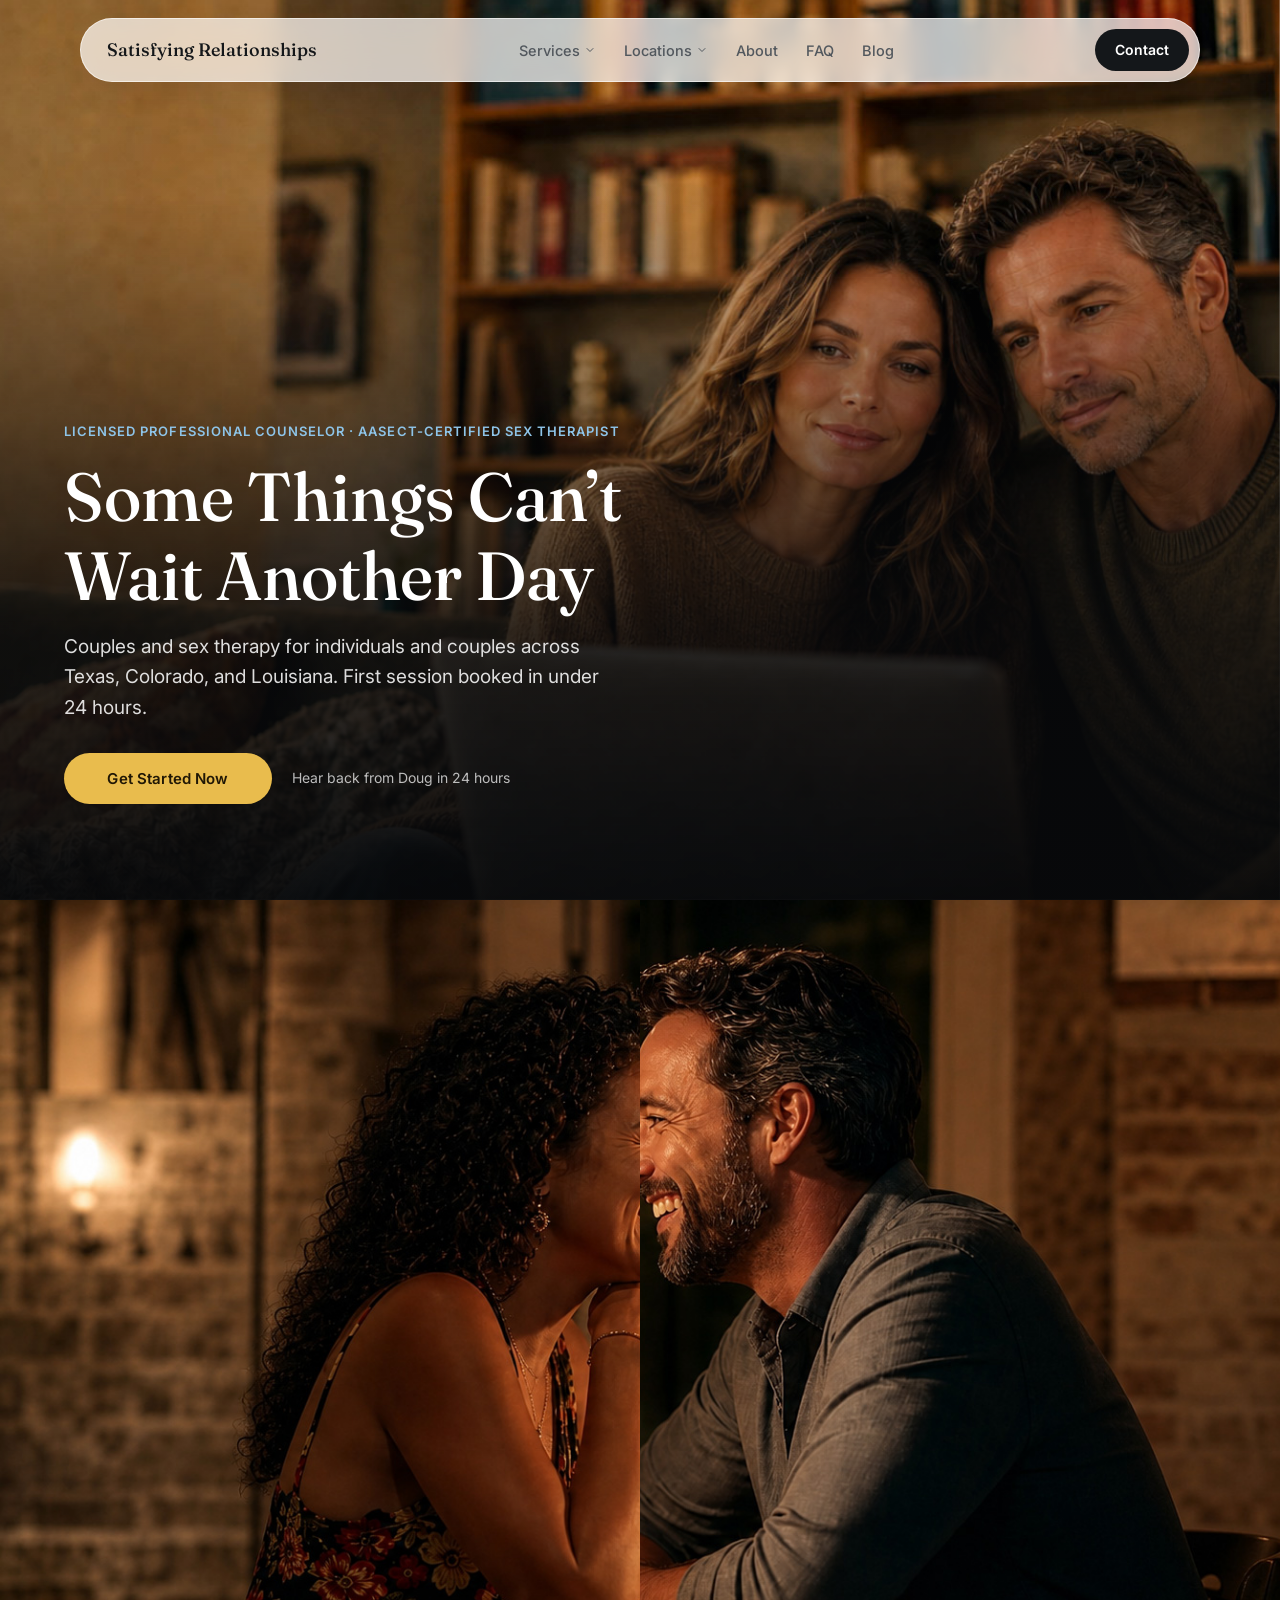
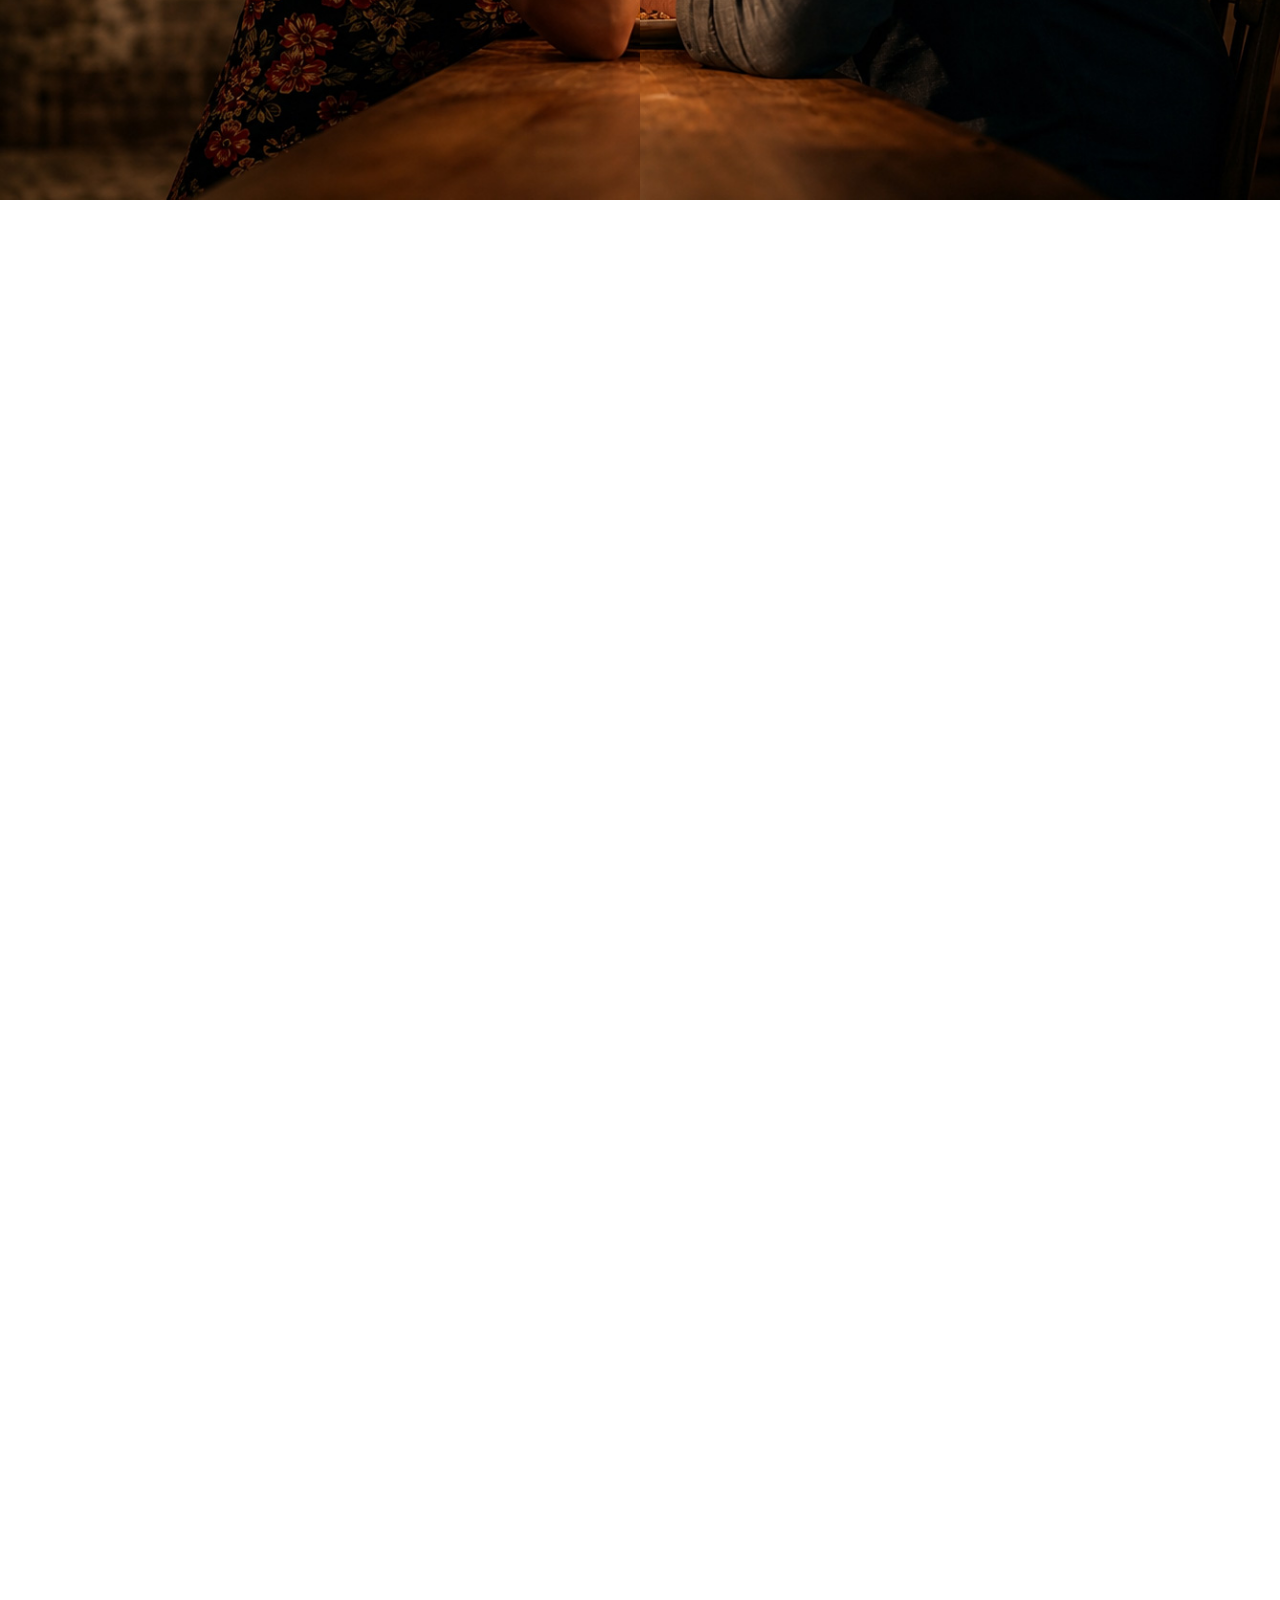
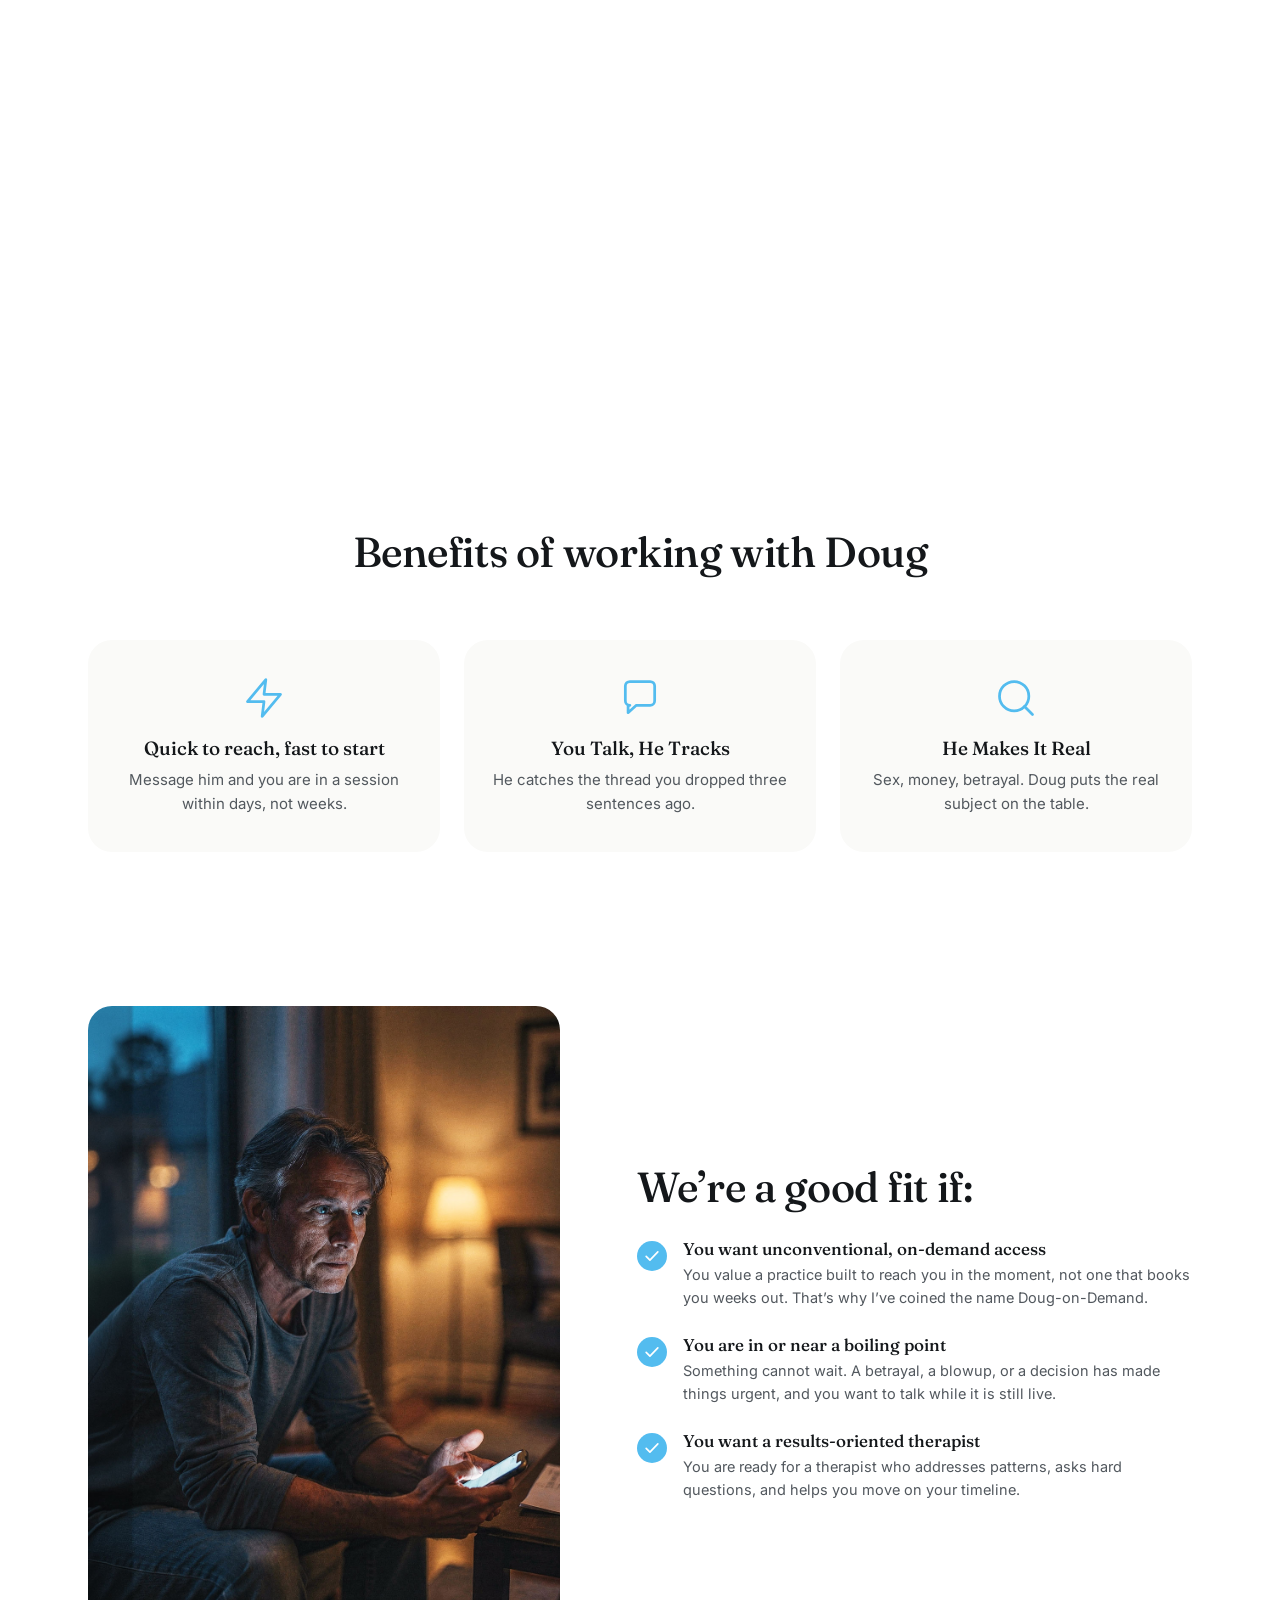
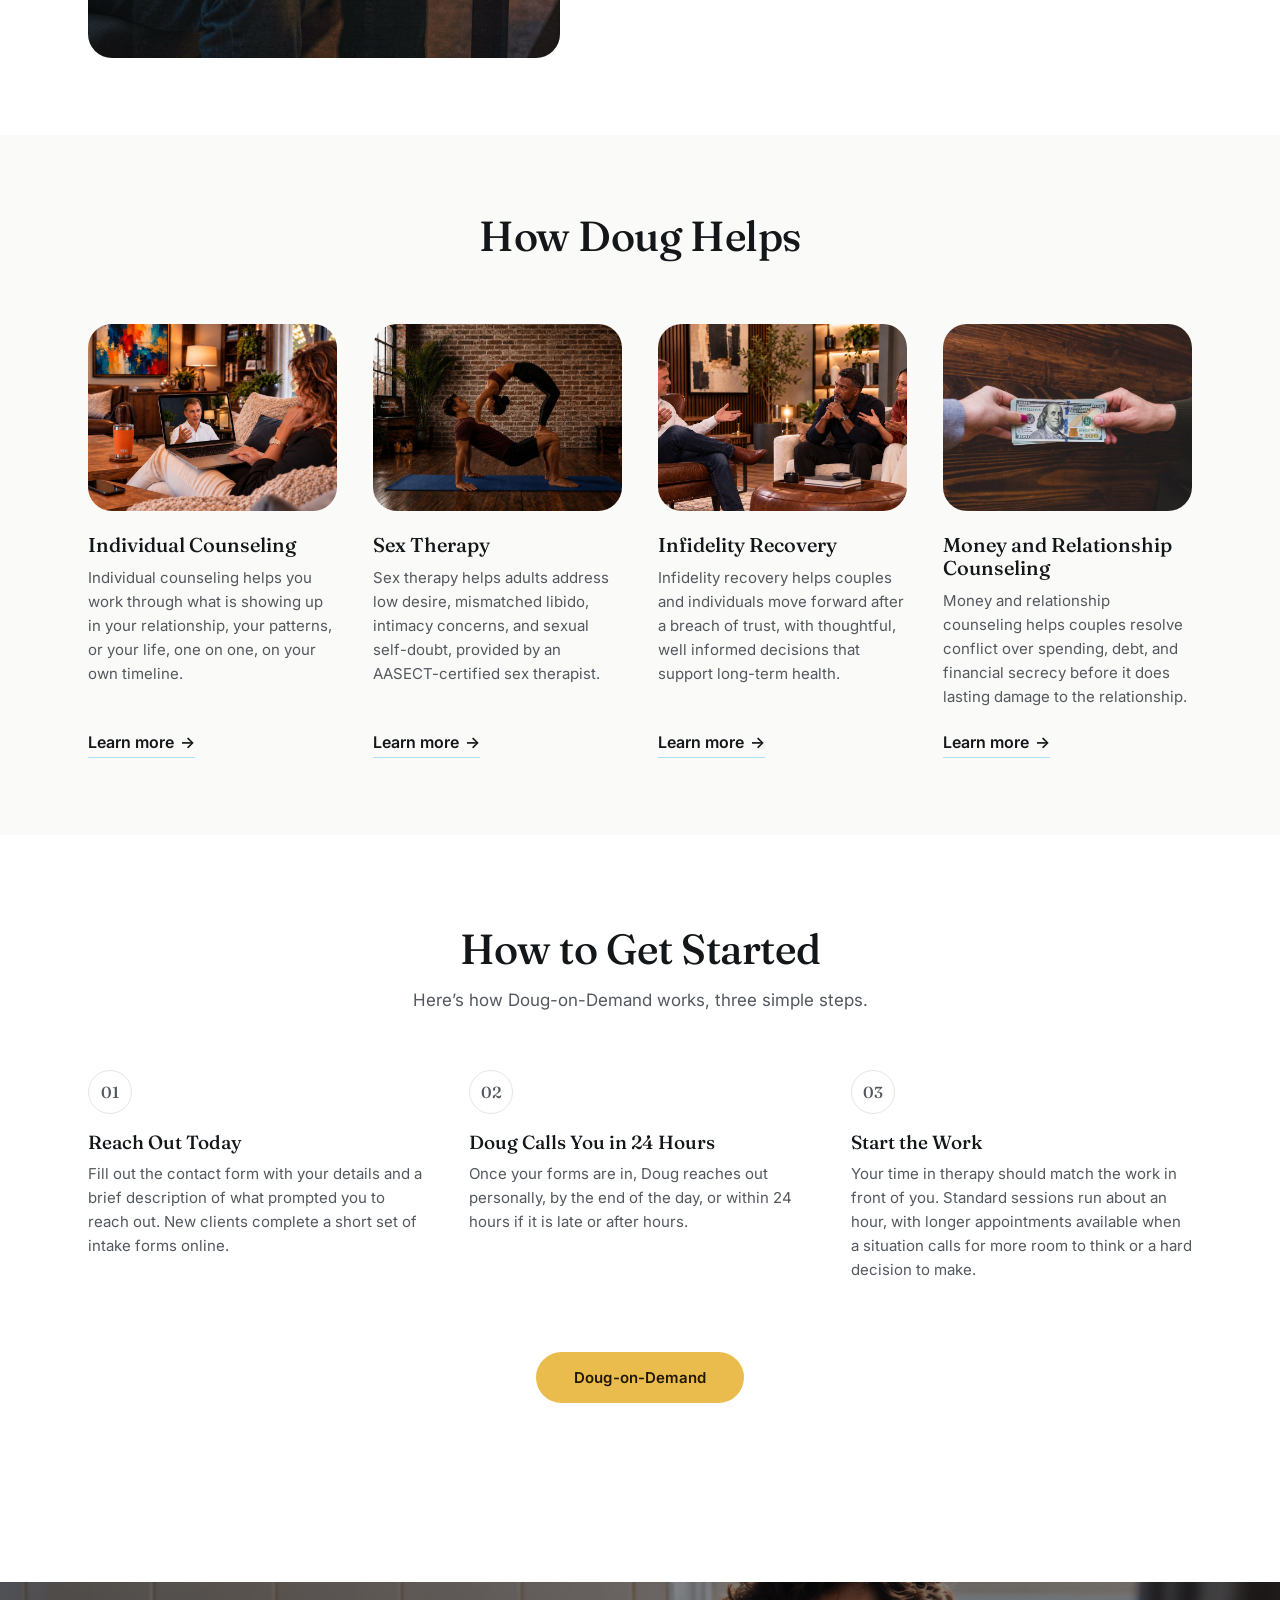
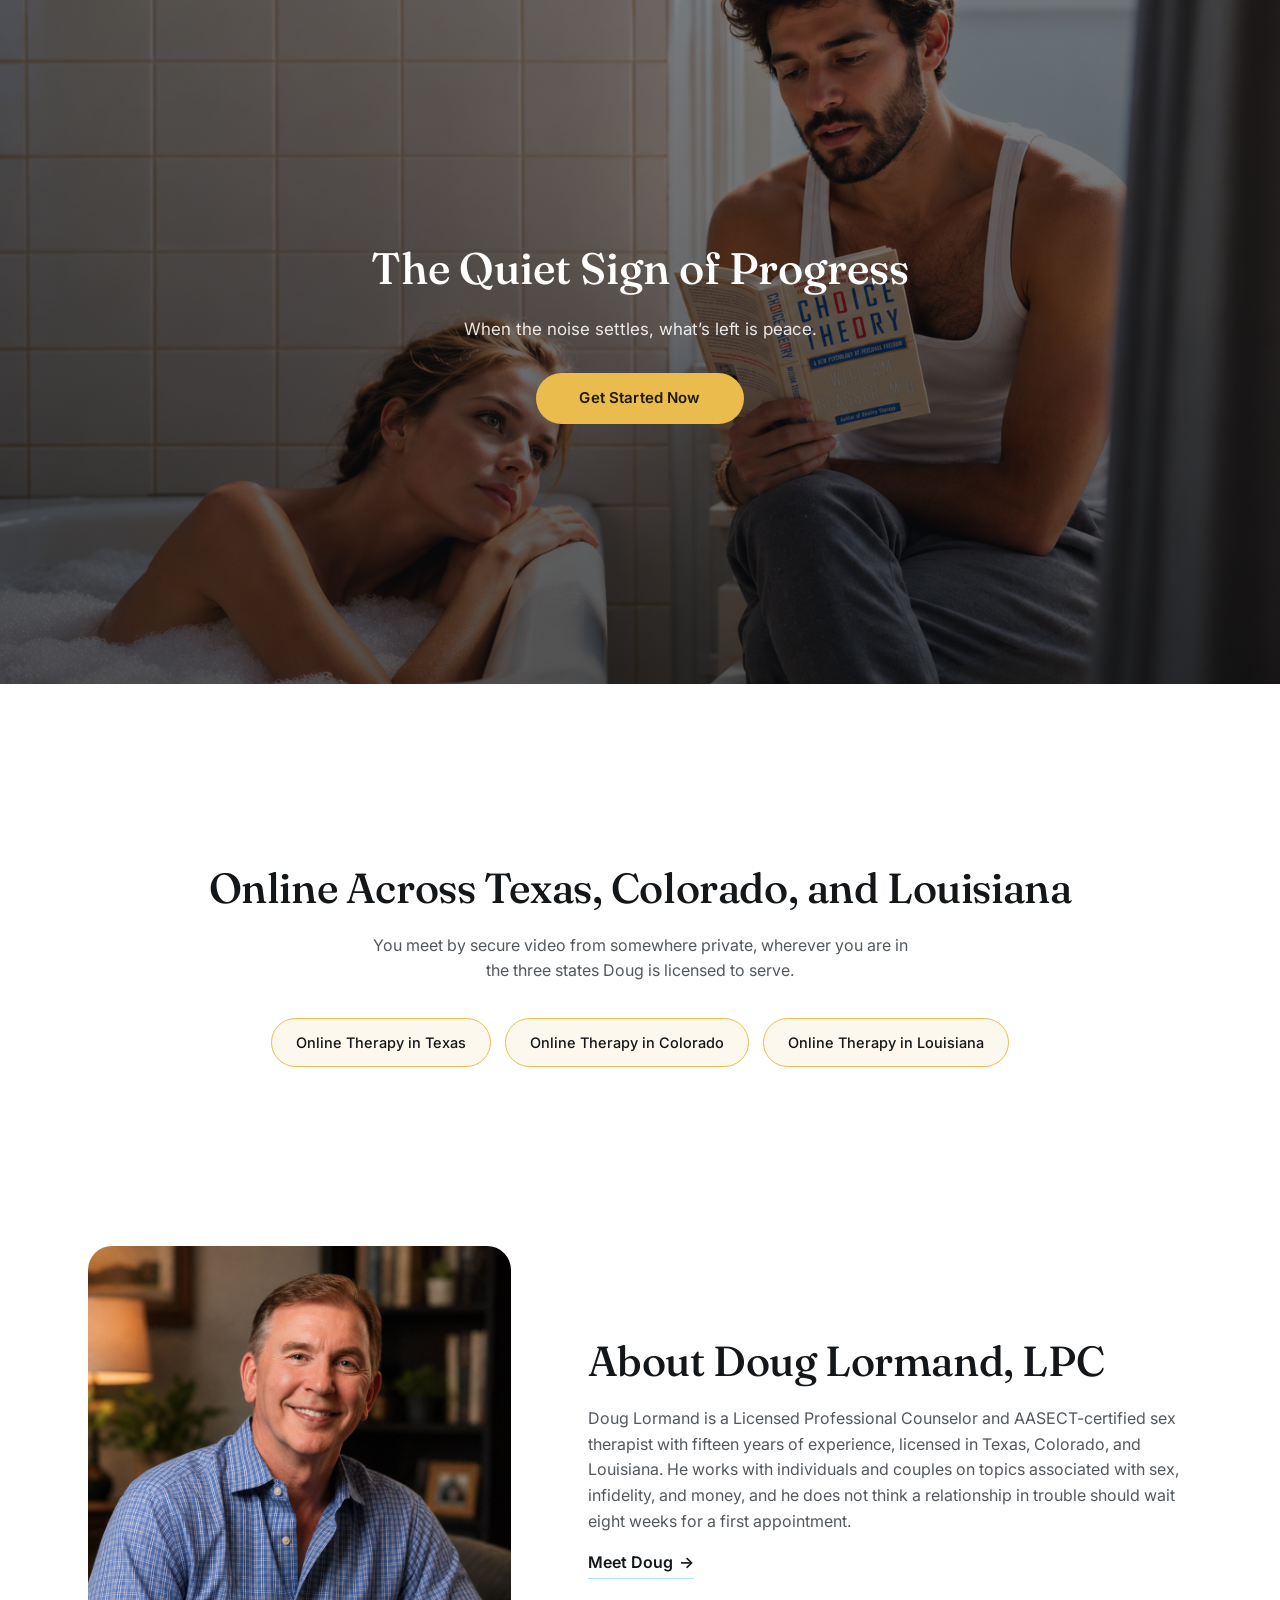
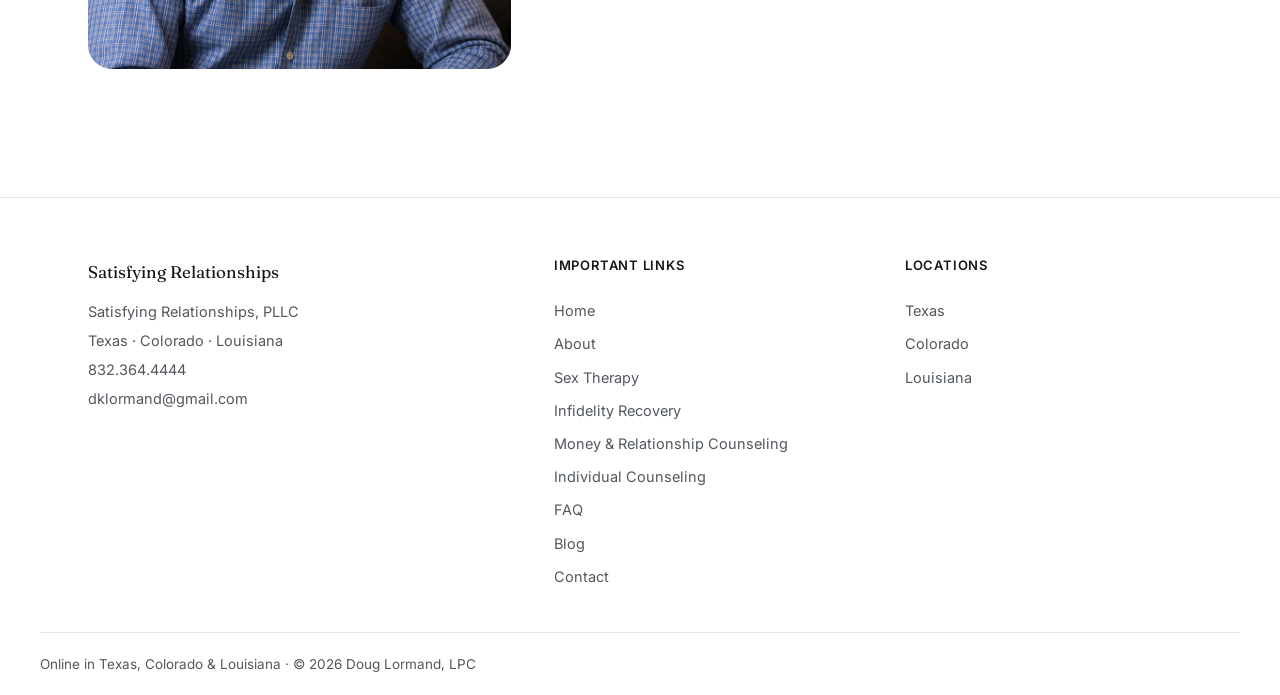
<file: index.html>
<!doctype html>
<html lang="en">
<head>
<meta charset="UTF-8">
<meta name="viewport" content="width=device-width, initial-scale=1.0">
<title>Satisfying Relationships &mdash; Doug Lormand, LPC</title>
<meta name="description" content="Couples and sex therapy for individuals and couples across Texas, Colorado, and Louisiana. First session booked in under 24 hours.">
<link rel="preconnect" href="https://fonts.googleapis.com">
<link rel="preconnect" href="https://fonts.gstatic.com" crossorigin>
<link href="https://fonts.googleapis.com/css2?family=Fraunces:ital,opsz,wght@0,9..144,400;0,9..144,500;0,9..144,600;1,9..144,400;1,9..144,500&family=Inter:wght@400;500;600&display=swap" rel="stylesheet">
<link rel="stylesheet" href="css/styles.css">
<link rel="icon" type="image/png" href="Images/sr-logo.png">
<!-- Google tag (gtag.js) -->
<script async src="https://www.googletagmanager.com/gtag/js?id=G-M1H8F3KCVY"></script>
<script>
  window.dataLayer = window.dataLayer || [];
  function gtag(){dataLayer.push(arguments);}
  gtag('js', new Date());

  gtag('config', 'G-M1H8F3KCVY');
</script>
</head>
<body>

<a class="skip-link" href="#main">Skip to content</a>

<!-- ============ NAV ============ -->
<header class="nav" id="nav">
  <div class="nav__bar">
    <a class="nav__logo" href="#top"><span>Satisfying Relationships</span></a>

    <nav class="nav__links" aria-label="Primary">
      <div class="nav__dropdown">
        <button class="nav__dropdown-trigger" aria-haspopup="true" aria-expanded="false">
          Services
          <svg class="nav__dropdown-chevron" viewBox="0 0 24 24" width="12" height="12" fill="none" stroke="currentColor" stroke-width="2"><path d="M6 9l6 6 6-6" stroke-linecap="round" stroke-linejoin="round"/></svg>
        </button>
        <div class="nav__dropdown-menu">
          <a href="individual-therapy.html">Individual Counseling</a>
          <a href="sex-therapy.html">Sex Therapy</a>
          <a href="infidelity-recovery.html">Infidelity Recovery</a>
          <a href="money-counseling.html">Money &amp; Relationship Counseling</a>
        </div>
      </div>
      <div class="nav__dropdown">
        <button class="nav__dropdown-trigger" aria-haspopup="true" aria-expanded="false">
          Locations
          <svg class="nav__dropdown-chevron" viewBox="0 0 24 24" width="12" height="12" fill="none" stroke="currentColor" stroke-width="2"><path d="M6 9l6 6 6-6" stroke-linecap="round" stroke-linejoin="round"/></svg>
        </button>
        <div class="nav__dropdown-menu">
          <a href="texas.html">Texas</a>
          <a href="colorado.html">Colorado</a>
          <a href="louisiana.html">Louisiana</a>
        </div>
      </div>
      <a href="about.html">About</a>
      <a href="faq.html">FAQ</a>
      <a href="blog.html">Blog</a>
    </nav>

    <a class="nav__contact" href="contact.html">Contact</a>

    <button class="nav__toggle" id="navToggle" aria-label="Open menu" aria-expanded="false" aria-controls="navMobile">
      <span></span><span></span><span></span>
    </button>
  </div>

  <div class="nav__mobile" id="navMobile">
    <a href="index.html">Home</a>
    <div class="nav__mobile-group">
      <button class="nav__mobile-label" type="button" aria-expanded="false">
        Services
        <svg class="nav__mobile-chevron" viewBox="0 0 24 24" width="12" height="12" fill="none" stroke="currentColor" stroke-width="2" aria-hidden="true"><path d="M6 9l6 6 6-6" stroke-linecap="round" stroke-linejoin="round"/></svg>
      </button>
      <div class="nav__mobile-submenu">
        <a href="individual-therapy.html" class="nav__mobile-sublink">Individual Counseling</a>
        <a href="sex-therapy.html" class="nav__mobile-sublink">Sex Therapy</a>
        <a href="infidelity-recovery.html" class="nav__mobile-sublink">Infidelity Recovery</a>
        <a href="money-counseling.html" class="nav__mobile-sublink">Money &amp; Relationship Counseling</a>
      </div>
    </div>
    <div class="nav__mobile-group">
      <button class="nav__mobile-label" type="button" aria-expanded="false">
        Locations
        <svg class="nav__mobile-chevron" viewBox="0 0 24 24" width="12" height="12" fill="none" stroke="currentColor" stroke-width="2" aria-hidden="true"><path d="M6 9l6 6 6-6" stroke-linecap="round" stroke-linejoin="round"/></svg>
      </button>
      <div class="nav__mobile-submenu">
        <a href="texas.html" class="nav__mobile-sublink">Texas</a>
        <a href="colorado.html" class="nav__mobile-sublink">Colorado</a>
        <a href="louisiana.html" class="nav__mobile-sublink">Louisiana</a>
      </div>
    </div>
    <a href="about.html">About</a>
    <a href="faq.html">FAQ</a>
    <a href="blog.html">Blog</a>
    <a href="contact.html">Contact</a>
  </div>
</header>

<main id="main">

  <!-- ============ 1. HERO ============ -->
  <section class="hero" id="top">
    <div class="hero__media">
      <img class="hero__bg" src="Images/hero-couple.jpg" alt="" role="presentation">
      <div class="hero__scrim"></div>
    </div>

    <div class="hero__video reveal" id="heroVideoTrigger" tabindex="0" role="button" aria-label="Play welcome video from Doug">
      <div class="hero__video-frame">
        <img class="hero__video-poster" src="Images/hero-background.jpg" alt="">
        <span class="hero__play" aria-hidden="true">
          <svg viewBox="0 0 24 24" width="20" height="20"><path d="M8 5v14l11-7z" fill="currentColor"/></svg>
        </span>
      </div>
      <p class="hero__video-label">Welcome,<br>meet Doug</p>
    </div>

    <div class="hero__content">
      <p class="hero__eyebrow reveal">Licensed Professional Counselor &middot; AASECT-Certified Sex Therapist</p>
      <h1 class="hero__headline reveal">Some Things Can&rsquo;t Wait Another Day</h1>
      <p class="hero__sub reveal">Couples and sex therapy for individuals and couples across Texas, Colorado, and Louisiana. First session booked in under 24 hours.</p>
      <div class="hero__actions reveal">
        <doug-cta href="contact.html" label="Get Started Now" hover-label="Doug-on-Demand"></doug-cta>
        <p class="hero__note">Hear back from Doug in 24 hours</p>
      </div>
    </div>
  </section>

  <!-- ============ 2. PHILOSOPHY (pinned split/reunite) ============ -->
  <section class="philosophy" id="philosophy" aria-label="Doug's approach">
    <div class="philosophy__stage" id="philosophyStage">

      <div class="philosophy__pin" id="philosophyPin">
        <div class="philosophy__image-wrap">
          <div class="philosophy__half philosophy__half--left" id="philosophyLeft">
            <img src="Images/couple-split.jpg" alt="Couple, photographed together" loading="lazy">
          </div>
          <div class="philosophy__half philosophy__half--right" id="philosophyRight">
            <img src="Images/couple-split.jpg" alt="" role="presentation" loading="lazy">
          </div>
        </div>

        <div class="philosophy__text">
          <div class="philosophy__text-inner" id="philosophyTextInner">
            <p class="philosophy__quote">Every strong &lsquo;we&rsquo; starts with two people who know their own &lsquo;I&rsquo;</p>
            <p class="philosophy__body">Most couples come in speaking only in &ldquo;we.&rdquo; We fight. We shut down. We can&rsquo;t get past this. Doug&rsquo;s approach starts by separating that &ldquo;we&rdquo; back into two people, each with their own patterns, their own triggers, and their own choices. Pressure in a relationship, over sex, money, betrayal, expectation, is inevitable. But once each partner can see their own part clearly, how they respond to that pressure stops being automatic. It becomes a choice. That&rsquo;s where the real rebuilding starts.</p>
          </div>
          <div class="philosophy__closing" id="philosophyClosing">
            <p class="philosophy__closing-text">Rebuilding can start within 24 hours.</p>
            <doug-cta href="contact.html" label="Doug-on-Demand" hover-label="Get Started Now"></doug-cta>
          </div>
        </div>
      </div>

    </div>
  </section>

  <!-- ============ 3. BENEFITS ============ -->
  <section class="benefits">
    <div class="wrap">
      <h2 class="section-heading reveal">Benefits of working with Doug</h2>
      <div class="benefits__grid">

        <div class="benefit reveal">
          <span class="benefit__icon" aria-hidden="true">
            <svg viewBox="0 0 24 24" width="44" height="44" fill="none" stroke="currentColor" stroke-width="1.5" stroke-linecap="round" stroke-linejoin="round"><polygon points="13 2 3 14 12 14 11 22 21 10 12 10 13 2"/></svg>
          </span>
          <h3>Quick to reach, fast to start</h3>
          <p>Message him and you are in a session within days, not weeks.</p>
        </div>

        <div class="benefit reveal">
          <span class="benefit__icon" aria-hidden="true">
            <svg viewBox="0 0 24 24" width="44" height="44" fill="none" stroke="currentColor" stroke-width="1.5" stroke-linecap="round" stroke-linejoin="round"><path d="M4 5.5A2.5 2.5 0 0 1 6.5 3h11A2.5 2.5 0 0 1 20 5.5v8A2.5 2.5 0 0 1 17.5 16H10l-4.5 4v-4H6.5A2.5 2.5 0 0 1 4 13.5v-8Z"/></svg>
          </span>
          <h3>You Talk, He Tracks</h3>
          <p>He catches the thread you dropped three sentences ago.</p>
        </div>

        <div class="benefit reveal">
          <span class="benefit__icon" aria-hidden="true">
            <svg viewBox="0 0 24 24" width="44" height="44" fill="none" stroke="currentColor" stroke-width="1.5" stroke-linecap="round" stroke-linejoin="round"><circle cx="11" cy="11" r="8"/><line x1="21" y1="21" x2="16.65" y2="16.65"/></svg>
          </span>
          <h3>He Makes It Real</h3>
          <p>Sex, money, betrayal. Doug puts the real subject on the table.</p>
        </div>

      </div>
    </div>
  </section>

  <!-- ============ 4. GOOD FIT ============ -->
  <section class="good-fit">
    <div class="wrap good-fit__grid">
      <div class="good-fit__image reveal">
        <img class="good-fit__photo" src="Images/good-fit.jpg" alt="" role="presentation">
      </div>

      <div class="good-fit__content">
        <h2 class="section-heading reveal">We&rsquo;re a good fit if:</h2>

        <ul class="checklist">
          <li class="reveal">
            <span class="checklist__icon" aria-hidden="true">
              <svg viewBox="0 0 24 24" width="20" height="20" fill="none" stroke="currentColor" stroke-width="2"><path d="M5 12.5 9.5 17 19 7" stroke-linecap="round" stroke-linejoin="round"/></svg>
            </span>
            <div>
              <h3>You want unconventional, on-demand access</h3>
              <p>You value a practice built to reach you in the moment, not one that books you weeks out. That&rsquo;s why I&rsquo;ve coined the name Doug-on-Demand.</p>
            </div>
          </li>
          <li class="reveal">
            <span class="checklist__icon" aria-hidden="true">
              <svg viewBox="0 0 24 24" width="20" height="20" fill="none" stroke="currentColor" stroke-width="2"><path d="M5 12.5 9.5 17 19 7" stroke-linecap="round" stroke-linejoin="round"/></svg>
            </span>
            <div>
              <h3>You are in or near a boiling point</h3>
              <p>Something cannot wait. A betrayal, a blowup, or a decision has made things urgent, and you want to talk while it is still live.</p>
            </div>
          </li>
          <li class="reveal">
            <span class="checklist__icon" aria-hidden="true">
              <svg viewBox="0 0 24 24" width="20" height="20" fill="none" stroke="currentColor" stroke-width="2"><path d="M5 12.5 9.5 17 19 7" stroke-linecap="round" stroke-linejoin="round"/></svg>
            </span>
            <div>
              <h3>You want a results-oriented therapist</h3>
              <p>You are ready for a therapist who addresses patterns, asks hard questions, and helps you move on your timeline.</p>
            </div>
          </li>
        </ul>
      </div>
    </div>
  </section>

  <!-- ============ 5. HOW DOUG HELPS ============ -->
  <section class="services" id="how-doug-helps">
    <div class="wrap">
      <h2 class="section-heading reveal">How Doug Helps</h2>

      <div class="services__grid">
        <article class="service-card reveal">
          <img class="service-card__image" src="Images/individual-counseling-main.jpg" alt="" role="presentation">
          <h3>Individual Counseling</h3>
          <p>Individual counseling helps you work through what is showing up in your relationship, your patterns, or your life, one on one, on your own timeline.</p>
          <a class="text-link" href="individual-therapy.html">Learn more <span aria-hidden="true">&rarr;</span></a>
        </article>

        <article class="service-card reveal">
          <img class="service-card__image" src="Images/sex-therapy-hero3.jpg" alt="" role="presentation">
          <h3>Sex Therapy</h3>
          <p>Sex therapy helps adults address low desire, mismatched libido, intimacy concerns, and sexual self-doubt, provided by an AASECT-certified sex therapist.</p>
          <a class="text-link" href="sex-therapy.html">Learn more <span aria-hidden="true">&rarr;</span></a>
        </article>

        <article class="service-card reveal">
          <img class="service-card__image" src="Images/infidelity-recovery.jpg" alt="" role="presentation">
          <h3>Infidelity Recovery</h3>
          <p>Infidelity recovery helps couples and individuals move forward after a breach of trust, with thoughtful, well informed decisions that support long-term health.</p>
          <a class="text-link" href="infidelity-recovery.html">Learn more <span aria-hidden="true">&rarr;</span></a>
        </article>

        <article class="service-card reveal">
          <img class="service-card__image" src="Images/money-fight2.jpg" alt="" role="presentation">
          <h3>Money and Relationship Counseling</h3>
          <p>Money and relationship counseling helps couples resolve conflict over spending, debt, and financial secrecy before it does lasting damage to the relationship.</p>
          <a class="text-link" href="money-counseling.html">Learn more <span aria-hidden="true">&rarr;</span></a>
        </article>
      </div>
    </div>
  </section>

  <!-- ============ 6. HOW TO GET STARTED ============ -->
  <section class="get-started" id="get-started">
    <div class="wrap">
      <h2 class="section-heading reveal">How to Get Started</h2>
      <p class="get-started__intro reveal">Here&rsquo;s how Doug-on-Demand works, three simple steps.</p>

      <div class="steps__wrap" id="stepsWrap">
        <svg class="steps__line" id="stepsLine" aria-hidden="true">
          <path class="steps__line-path" id="stepsLinePath"></path>
        </svg>

        <ol class="steps">
          <li class="step reveal">
            <span class="step__badge" data-step-badge="0"><span class="step__number">01</span></span>
            <div class="step__text">
              <h3>Reach Out Today</h3>
              <p>Fill out the contact form with your details and a brief description of what prompted you to reach out. New clients complete a short set of intake forms online.</p>
            </div>
          </li>
          <li class="step reveal">
            <span class="step__badge" data-step-badge="1"><span class="step__number">02</span></span>
            <div class="step__text">
              <h3>Doug Calls You in 24 Hours</h3>
              <p>Once your forms are in, Doug reaches out personally, by the end of the day, or within 24 hours if it is late or after hours.</p>
            </div>
          </li>
          <li class="step reveal">
            <span class="step__badge" data-step-badge="2"><span class="step__number">03</span></span>
            <div class="step__text">
              <h3>Start the Work</h3>
              <p>Your time in therapy should match the work in front of you. Standard sessions run about an hour, with longer appointments available when a situation calls for more room to think or a hard decision to make.</p>
            </div>
          </li>
        </ol>
      </div>

      <div class="get-started__cta reveal">
        <doug-cta href="contact.html" label="Doug-on-Demand" hover-label="Get Started Now"></doug-cta>
      </div>
    </div>
  </section>

  <!-- ============ 7. QUIET SIGN OF PROGRESS ============ -->
  <section class="quiet-progress">
    <img class="quiet-progress__bg" src="Images/bath-reading-couple.jpg" alt="A couple at home, at ease &mdash; one reading, one in the bath.">
    <div class="quiet-progress__scrim"></div>
    <div class="quiet-progress__content reveal">
      <h2>The Quiet Sign of Progress</h2>
      <p>When the noise settles, what&rsquo;s left is peace.</p>
      <doug-cta href="contact.html" label="Get Started Now" hover-label="Doug-on-Demand"></doug-cta>
    </div>
  </section>

  <!-- ============ 8. LOCATIONS ============ -->
  <section class="locations">
    <div class="wrap">
      <h2 class="section-heading reveal">Online Across Texas, Colorado, and Louisiana</h2>
      <p class="locations__sub reveal">You meet by secure video from somewhere private, wherever you are in the three states Doug is licensed to serve.</p>

      <div class="locations__pills reveal">
        <a href="texas.html">Online Therapy in Texas</a>
        <a href="colorado.html">Online Therapy in Colorado</a>
        <a href="louisiana.html">Online Therapy in Louisiana</a>
      </div>
    </div>
  </section>

  <!-- ============ 9. ABOUT ============ -->
  <section class="about" id="about">
    <div class="wrap about__grid">
      <div class="about__image reveal">
        <img src="Images/meet-doug-lormand.jpg" alt="Doug Lormand, LPC">
      </div>
      <div class="about__content reveal">
        <h2 class="section-heading">About Doug Lormand, LPC</h2>
        <p>Doug Lormand is a Licensed Professional Counselor and AASECT-certified sex therapist with fifteen years of experience, licensed in Texas, Colorado, and Louisiana. He works with individuals and couples on topics associated with sex, infidelity, and money, and he does not think a relationship in trouble should wait eight weeks for a first appointment.</p>
        <a class="text-link" href="about.html">Meet Doug <span aria-hidden="true">&rarr;</span></a>
      </div>
    </div>
  </section>

</main>

<footer class="footer">
  <div class="wrap footer__grid">
    <div class="footer__brand">
      <span class="footer__logo">Satisfying Relationships</span>
      <p>Satisfying Relationships, PLLC</p>
      <p>Texas &middot; Colorado &middot; Louisiana</p>
      <p><a href="tel:8323644444">832.364.4444</a></p>
      <p><a href="mailto:dklormand@gmail.com">dklormand@gmail.com</a></p>
    </div>

    <div class="footer__col">
      <h3 class="footer__heading">Important Links</h3>
      <a href="index.html">Home</a>
      <a href="about.html">About</a>
      <a href="sex-therapy.html">Sex Therapy</a>
      <a href="infidelity-recovery.html">Infidelity Recovery</a>
      <a href="money-counseling.html">Money &amp; Relationship Counseling</a>
      <a href="individual-therapy.html">Individual Counseling</a>
      <a href="faq.html">FAQ</a>
      <a href="blog.html">Blog</a>
      <a href="contact.html">Contact</a>
    </div>

    <div class="footer__col">
      <h3 class="footer__heading">Locations</h3>
      <a href="texas.html">Texas</a>
      <a href="colorado.html">Colorado</a>
      <a href="louisiana.html">Louisiana</a>
    </div>
  </div>

  <div class="wrap footer__bottom">
    <span class="footer__meta">Online in Texas, Colorado &amp; Louisiana &middot; &copy; <span id="year"></span> Doug Lormand, LPC</span>
  </div>
</footer>

<!-- ============ VIDEO LIGHTBOX ============ -->
<div class="lightbox" id="videoLightbox" aria-hidden="true">
  <div class="lightbox__backdrop" data-close></div>
  <div class="lightbox__panel" role="dialog" aria-modal="true" aria-label="Welcome video from Doug">
    <button class="lightbox__close" data-close aria-label="Close video">
      <svg viewBox="0 0 24 24" width="18" height="18" fill="none" stroke="currentColor" stroke-width="2"><path d="M5 5l14 14M19 5 5 19" stroke-linecap="round"/></svg>
    </button>
    <!-- Placeholder video element: no source file yet. Swap the <source> src once Doug's welcome video is produced. -->
    <video class="lightbox__video" id="lightboxVideo" controls playsinline poster="Images/hero-background.jpg">
      <source src="" type="video/mp4">
    </video>
  </div>
</div>

<script src="js/doug-cta.js"></script>
<script src="js/main.js"></script>
</body>
</html>
</file>
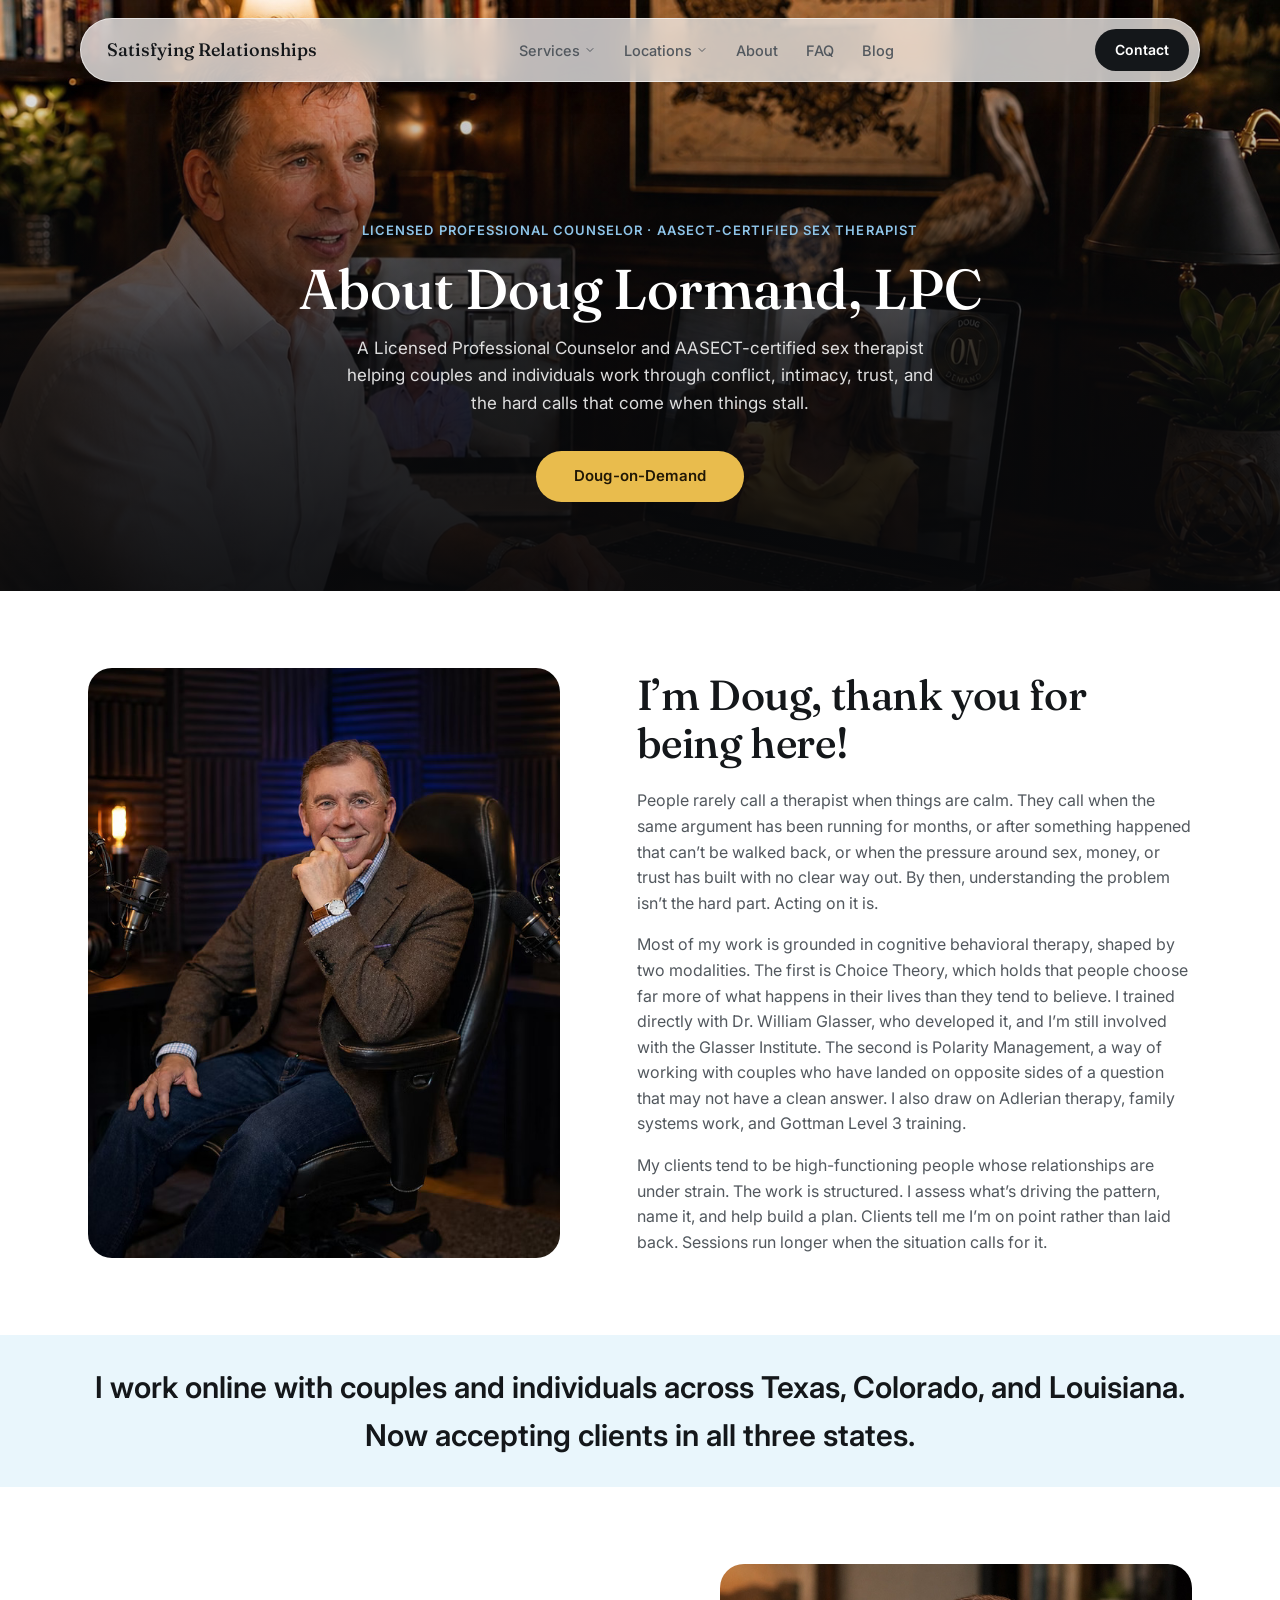
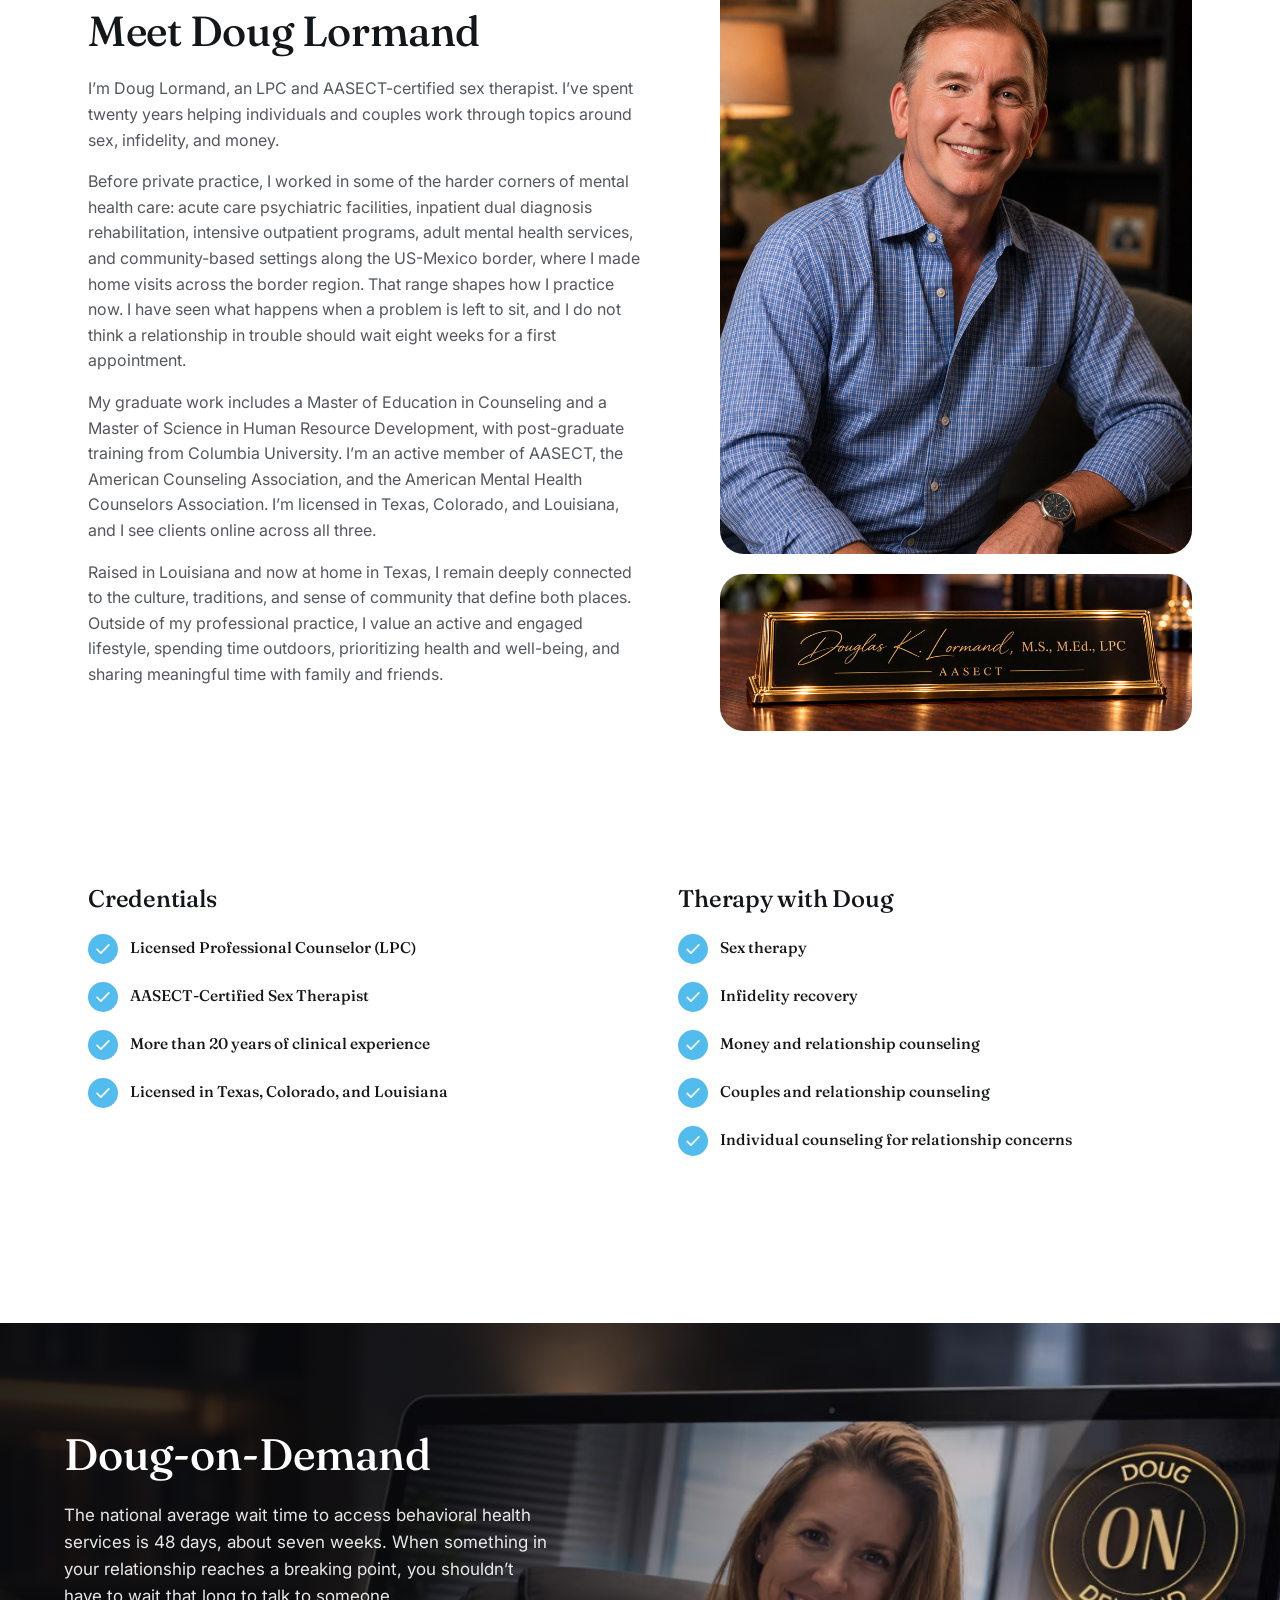
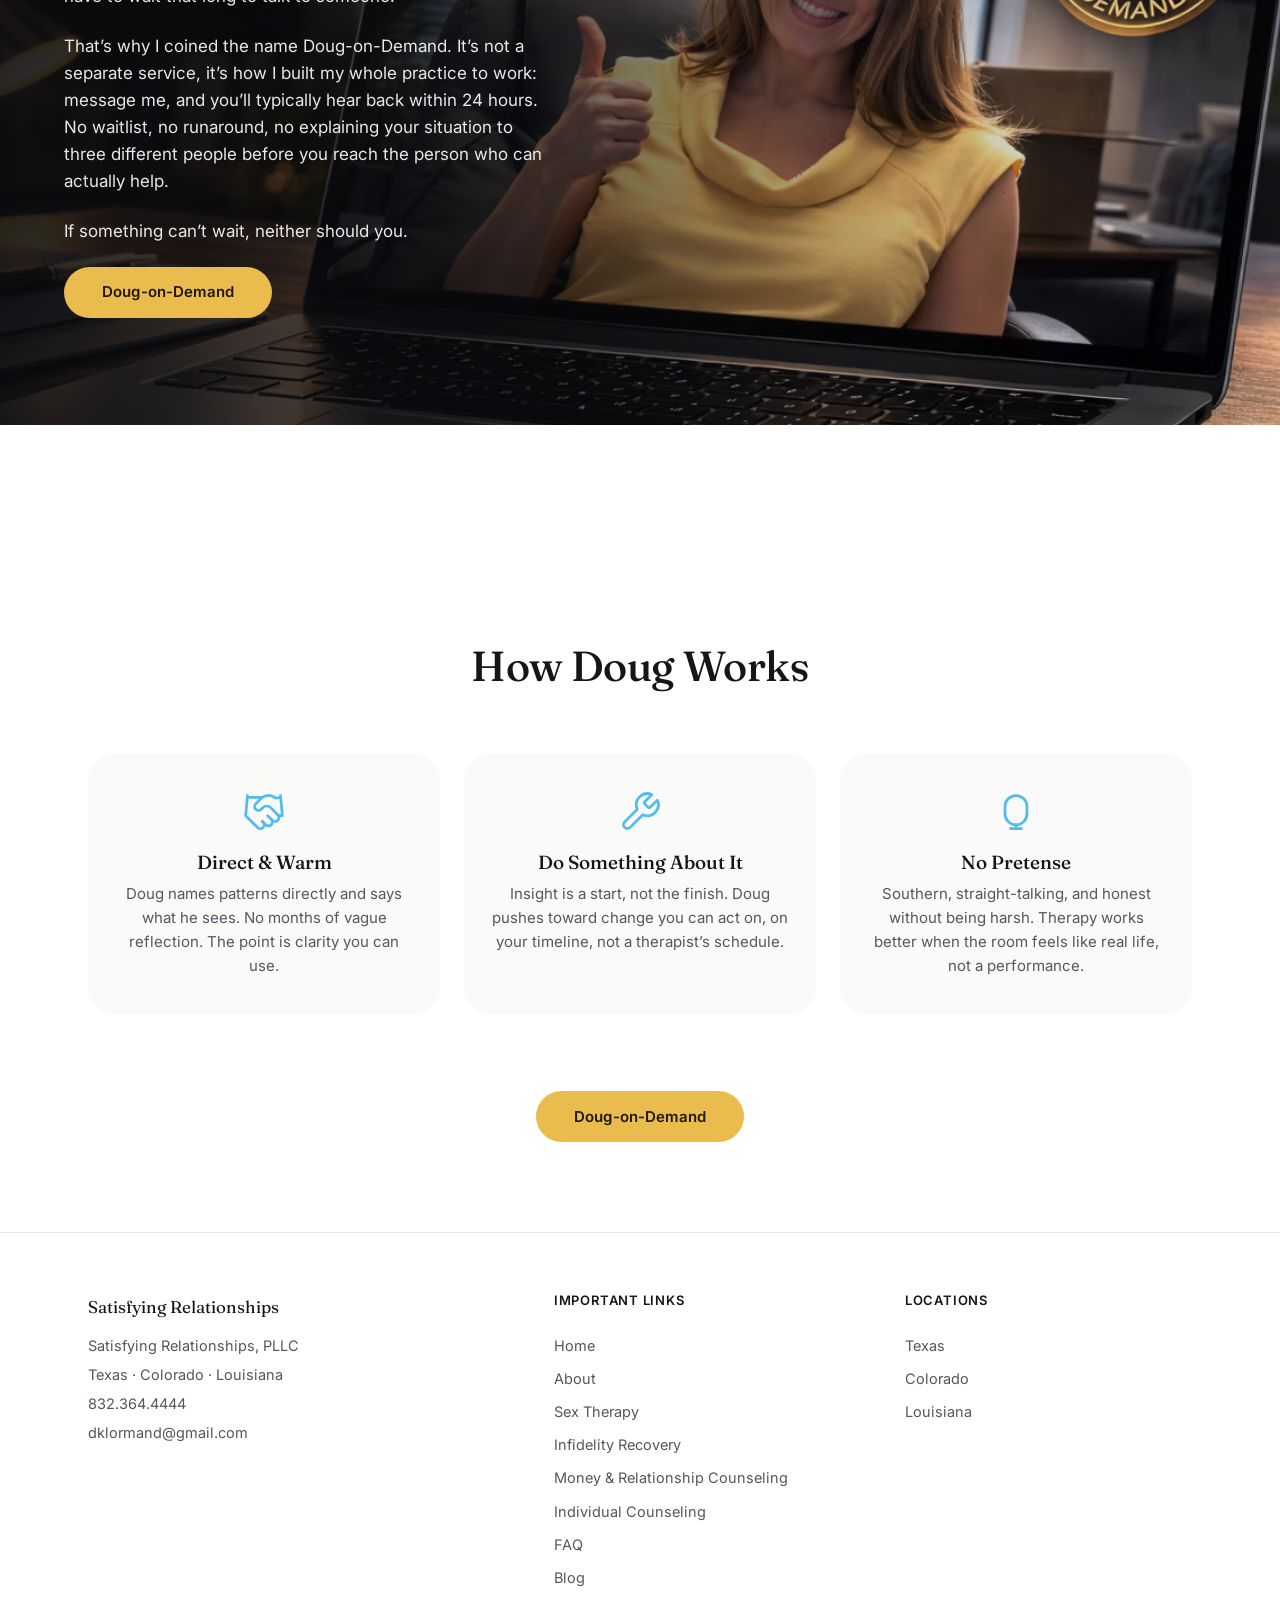
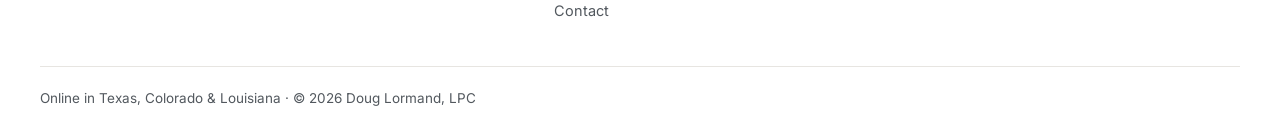
<file: about.html>
<!doctype html>
<html lang="en">
<head>
<meta charset="UTF-8">
<meta name="viewport" content="width=device-width, initial-scale=1.0">
<title>About Doug Lormand, LPC &mdash; Satisfying Relationships</title>
<meta name="description" content="A Licensed Professional Counselor and AASECT-certified sex therapist helping couples and individuals work through conflict, intimacy, trust, and the hard calls that come when things stall.">
<link rel="preconnect" href="https://fonts.googleapis.com">
<link rel="preconnect" href="https://fonts.gstatic.com" crossorigin>
<link href="https://fonts.googleapis.com/css2?family=Fraunces:ital,opsz,wght@0,9..144,400;0,9..144,500;0,9..144,600;1,9..144,400;1,9..144,500&family=Inter:wght@400;500;600&display=swap" rel="stylesheet">
<link rel="stylesheet" href="css/styles.css">
<link rel="icon" type="image/png" href="Images/sr-logo.png">
<!-- Google tag (gtag.js) -->
<script async src="https://www.googletagmanager.com/gtag/js?id=G-M1H8F3KCVY"></script>
<script>
  window.dataLayer = window.dataLayer || [];
  function gtag(){dataLayer.push(arguments);}
  gtag('js', new Date());

  gtag('config', 'G-M1H8F3KCVY');
</script>
</head>
<body>

<a class="skip-link" href="#main">Skip to content</a>

<!-- ============ NAV ============ -->
<header class="nav" id="nav">
  <div class="nav__bar">
    <a class="nav__logo" href="index.html"><span>Satisfying Relationships</span></a>

    <nav class="nav__links" aria-label="Primary">
      <div class="nav__dropdown">
        <button class="nav__dropdown-trigger" aria-haspopup="true" aria-expanded="false">
          Services
          <svg class="nav__dropdown-chevron" viewBox="0 0 24 24" width="12" height="12" fill="none" stroke="currentColor" stroke-width="2"><path d="M6 9l6 6 6-6" stroke-linecap="round" stroke-linejoin="round"/></svg>
        </button>
        <div class="nav__dropdown-menu">
          <a href="individual-therapy.html">Individual Counseling</a>
          <a href="sex-therapy.html">Sex Therapy</a>
          <a href="infidelity-recovery.html">Infidelity Recovery</a>
          <a href="money-counseling.html">Money &amp; Relationship Counseling</a>
        </div>
      </div>
      <div class="nav__dropdown">
        <button class="nav__dropdown-trigger" aria-haspopup="true" aria-expanded="false">
          Locations
          <svg class="nav__dropdown-chevron" viewBox="0 0 24 24" width="12" height="12" fill="none" stroke="currentColor" stroke-width="2"><path d="M6 9l6 6 6-6" stroke-linecap="round" stroke-linejoin="round"/></svg>
        </button>
        <div class="nav__dropdown-menu">
          <a href="texas.html">Texas</a>
          <a href="colorado.html">Colorado</a>
          <a href="louisiana.html">Louisiana</a>
        </div>
      </div>
      <a href="about.html">About</a>
      <a href="faq.html">FAQ</a>
      <a href="blog.html">Blog</a>
    </nav>

    <a class="nav__contact" href="contact.html">Contact</a>

    <button class="nav__toggle" id="navToggle" aria-label="Open menu" aria-expanded="false" aria-controls="navMobile">
      <span></span><span></span><span></span>
    </button>
  </div>

  <div class="nav__mobile" id="navMobile">
    <a href="index.html">Home</a>
    <div class="nav__mobile-group">
      <button class="nav__mobile-label" type="button" aria-expanded="false">
        Services
        <svg class="nav__mobile-chevron" viewBox="0 0 24 24" width="12" height="12" fill="none" stroke="currentColor" stroke-width="2" aria-hidden="true"><path d="M6 9l6 6 6-6" stroke-linecap="round" stroke-linejoin="round"/></svg>
      </button>
      <div class="nav__mobile-submenu">
        <a href="individual-therapy.html" class="nav__mobile-sublink">Individual Counseling</a>
        <a href="sex-therapy.html" class="nav__mobile-sublink">Sex Therapy</a>
        <a href="infidelity-recovery.html" class="nav__mobile-sublink">Infidelity Recovery</a>
        <a href="money-counseling.html" class="nav__mobile-sublink">Money &amp; Relationship Counseling</a>
      </div>
    </div>
    <div class="nav__mobile-group">
      <button class="nav__mobile-label" type="button" aria-expanded="false">
        Locations
        <svg class="nav__mobile-chevron" viewBox="0 0 24 24" width="12" height="12" fill="none" stroke="currentColor" stroke-width="2" aria-hidden="true"><path d="M6 9l6 6 6-6" stroke-linecap="round" stroke-linejoin="round"/></svg>
      </button>
      <div class="nav__mobile-submenu">
        <a href="texas.html" class="nav__mobile-sublink">Texas</a>
        <a href="colorado.html" class="nav__mobile-sublink">Colorado</a>
        <a href="louisiana.html" class="nav__mobile-sublink">Louisiana</a>
      </div>
    </div>
    <a href="about.html">About</a>
    <a href="faq.html">FAQ</a>
    <a href="blog.html">Blog</a>
    <a href="contact.html">Contact</a>
  </div>
</header>

<main id="main">

  <!-- ============ HERO ============ -->
  <section class="page-hero">
    <div class="page-hero__media" aria-hidden="true">
      <img class="page-hero__bg" src="Images/about-hero.jpg" alt="" role="presentation">
      <div class="page-hero__scrim"></div>
    </div>
    <div class="wrap">
      <p class="page-hero__eyebrow reveal">Licensed Professional Counselor &middot; AASECT-Certified Sex Therapist</p>
      <h1 class="reveal page-hero__h1--nowrap">About Doug Lormand, LPC</h1>
      <p class="page-hero__sub reveal">A Licensed Professional Counselor and AASECT-certified sex therapist helping couples and individuals work through conflict, intimacy, trust, and the hard calls that come when things stall.</p>
      <div class="page-hero__actions reveal">
        <doug-cta href="#" label="Doug-on-Demand" hover-label="Get Started Now"></doug-cta>
      </div>
    </div>
  </section>

  <!-- ============ INTRO ============ -->
  <section class="content-block">
    <div class="wrap content-block__grid">
      <div class="content-block__image reveal">
        <img class="content-block__img" src="Images/doug.jpg" alt="Doug Lormand, LPC" loading="lazy">
      </div>
      <div class="content-block__text reveal">
        <h2 class="section-heading">I&rsquo;m Doug, thank you for being here!</h2>
        <p>People rarely call a therapist when things are calm. They call when the same argument has been running for months, or after something happened that can&rsquo;t be walked back, or when the pressure around sex, money, or trust has built with no clear way out. By then, understanding the problem isn&rsquo;t the hard part. Acting on it is.</p>
        <p>Most of my work is grounded in cognitive behavioral therapy, shaped by two modalities. The first is Choice Theory, which holds that people choose far more of what happens in their lives than they tend to believe. I trained directly with Dr. William Glasser, who developed it, and I&rsquo;m still involved with the Glasser Institute. The second is Polarity Management, a way of working with couples who have landed on opposite sides of a question that may not have a clean answer. I also draw on Adlerian therapy, family systems work, and Gottman Level 3 training.</p>
        <p>My clients tend to be high-functioning people whose relationships are under strain. The work is structured. I assess what&rsquo;s driving the pattern, name it, and help build a plan. Clients tell me I&rsquo;m on point rather than laid back. Sessions run longer when the situation calls for it.</p>
      </div>
    </div>
  </section>

  <!-- ============ BANNER ============ -->
  <div class="banner reveal">
    <div class="wrap">
      <p>I work online with couples and individuals across Texas, Colorado, and Louisiana. Now accepting clients in all three states.</p>
    </div>
  </div>

  <!-- ============ MEET DOUG ============ -->
  <section class="content-block content-block--reverse">
    <div class="wrap content-block__grid">
      <div class="content-block__image reveal">
        <img class="content-block__img" src="Images/meet-doug-lormand.jpg" alt="Doug Lormand, LPC" loading="lazy">
        <img class="content-block__signature" src="Images/Signature-placard.jpg" alt="Doug Lormand signature" loading="lazy">
      </div>
      <div class="content-block__text reveal">
        <h2 class="section-heading">Meet Doug Lormand</h2>
        <p>I&rsquo;m Doug Lormand, an LPC and AASECT-certified sex therapist. I&rsquo;ve spent twenty years helping individuals and couples work through topics around sex, infidelity, and money.</p>
        <p>Before private practice, I worked in some of the harder corners of mental health care: acute care psychiatric facilities, inpatient dual diagnosis rehabilitation, intensive outpatient programs, adult mental health services, and community-based settings along the US-Mexico border, where I made home visits across the border region. That range shapes how I practice now. I have seen what happens when a problem is left to sit, and I do not think a relationship in trouble should wait eight weeks for a first appointment.</p>
        <p>My graduate work includes a Master of Education in Counseling and a Master of Science in Human Resource Development, with post-graduate training from Columbia University. I&rsquo;m an active member of AASECT, the American Counseling Association, and the American Mental Health Counselors Association. I&rsquo;m licensed in Texas, Colorado, and Louisiana, and I see clients online across all three.</p>
        <p>Raised in Louisiana and now at home in Texas, I remain deeply connected to the culture, traditions, and sense of community that define both places. Outside of my professional practice, I value an active and engaged lifestyle, spending time outdoors, prioritizing health and well-being, and sharing meaningful time with family and friends.</p>
      </div>
    </div>
  </section>

  <!-- ============ CREDENTIALS / THERAPY WITH ============ -->
  <section class="content-block">
    <div class="wrap two-col-lists">
      <div class="reveal">
        <h2 class="section-heading">Credentials</h2>
        <ul class="compact-list">
          <li>
            <span class="checklist__icon" aria-hidden="true">
              <svg viewBox="0 0 24 24" width="20" height="20" fill="none" stroke="currentColor" stroke-width="2"><path d="M5 12.5 9.5 17 19 7" stroke-linecap="round" stroke-linejoin="round"/></svg>
            </span>
            <h3>Licensed Professional Counselor (LPC)</h3>
          </li>
          <li>
            <span class="checklist__icon" aria-hidden="true">
              <svg viewBox="0 0 24 24" width="20" height="20" fill="none" stroke="currentColor" stroke-width="2"><path d="M5 12.5 9.5 17 19 7" stroke-linecap="round" stroke-linejoin="round"/></svg>
            </span>
            <h3>AASECT-Certified Sex Therapist</h3>
          </li>
          <li>
            <span class="checklist__icon" aria-hidden="true">
              <svg viewBox="0 0 24 24" width="20" height="20" fill="none" stroke="currentColor" stroke-width="2"><path d="M5 12.5 9.5 17 19 7" stroke-linecap="round" stroke-linejoin="round"/></svg>
            </span>
            <h3>More than 20 years of clinical experience</h3>
          </li>
          <li>
            <span class="checklist__icon" aria-hidden="true">
              <svg viewBox="0 0 24 24" width="20" height="20" fill="none" stroke="currentColor" stroke-width="2"><path d="M5 12.5 9.5 17 19 7" stroke-linecap="round" stroke-linejoin="round"/></svg>
            </span>
            <h3>Licensed in Texas, Colorado, and Louisiana</h3>
          </li>
        </ul>
      </div>
      <div class="reveal">
        <h2 class="section-heading">Therapy with Doug</h2>
        <ul class="compact-list">
          <li>
            <span class="checklist__icon" aria-hidden="true">
              <svg viewBox="0 0 24 24" width="20" height="20" fill="none" stroke="currentColor" stroke-width="2"><path d="M5 12.5 9.5 17 19 7" stroke-linecap="round" stroke-linejoin="round"/></svg>
            </span>
            <h3>Sex therapy</h3>
          </li>
          <li>
            <span class="checklist__icon" aria-hidden="true">
              <svg viewBox="0 0 24 24" width="20" height="20" fill="none" stroke="currentColor" stroke-width="2"><path d="M5 12.5 9.5 17 19 7" stroke-linecap="round" stroke-linejoin="round"/></svg>
            </span>
            <h3>Infidelity recovery</h3>
          </li>
          <li>
            <span class="checklist__icon" aria-hidden="true">
              <svg viewBox="0 0 24 24" width="20" height="20" fill="none" stroke="currentColor" stroke-width="2"><path d="M5 12.5 9.5 17 19 7" stroke-linecap="round" stroke-linejoin="round"/></svg>
            </span>
            <h3>Money and relationship counseling</h3>
          </li>
          <li>
            <span class="checklist__icon" aria-hidden="true">
              <svg viewBox="0 0 24 24" width="20" height="20" fill="none" stroke="currentColor" stroke-width="2"><path d="M5 12.5 9.5 17 19 7" stroke-linecap="round" stroke-linejoin="round"/></svg>
            </span>
            <h3>Couples and relationship counseling</h3>
          </li>
          <li>
            <span class="checklist__icon" aria-hidden="true">
              <svg viewBox="0 0 24 24" width="20" height="20" fill="none" stroke="currentColor" stroke-width="2"><path d="M5 12.5 9.5 17 19 7" stroke-linecap="round" stroke-linejoin="round"/></svg>
            </span>
            <h3>Individual counseling for relationship concerns</h3>
          </li>
        </ul>
      </div>
    </div>
  </section>

  <!-- ============ DOUG-ON-DEMAND ============ -->
  <section class="dod-banner">
    <img class="dod-banner__bg" src="Images/Doug-on-demand-computer.avif" alt="" role="presentation">
    <div class="dod-banner__scrim"></div>
    <div class="dod-banner__content reveal">
      <h2>Doug-on-Demand</h2>
      <p>The national average wait time to access behavioral health services is 48 days, about seven weeks. When something in your relationship reaches a breaking point, you shouldn&rsquo;t have to wait that long to talk to someone.</p>
      <p>That&rsquo;s why I coined the name Doug-on-Demand. It&rsquo;s not a separate service, it&rsquo;s how I built my whole practice to work: message me, and you&rsquo;ll typically hear back within 24 hours. No waitlist, no runaround, no explaining your situation to three different people before you reach the person who can actually help.</p>
      <p>If something can&rsquo;t wait, neither should you.</p>
      <doug-cta href="contact.html" label="Doug-on-Demand" hover-label="Get Help Now"></doug-cta>
    </div>
  </section>

  <!-- ============ HOW DOUG WORKS ============ -->
  <section class="benefits">
    <div class="wrap">
      <h2 class="section-heading reveal">How Doug Works</h2>
      <div class="benefits__grid">

        <div class="benefit reveal">
          <span class="benefit__icon" aria-hidden="true">
            <svg viewBox="0 0 24 24" width="44" height="44" fill="none" stroke="currentColor" stroke-width="1.5" stroke-linecap="round" stroke-linejoin="round"><path d="m11 17 2 2a1 1 0 1 0 3-3"/><path d="m14 14 2.5 2.5a1 1 0 1 0 3-3l-3.88-3.88a3 3 0 0 0-4.24 0l-.88.88a1 1 0 1 1-3-3l2.81-2.81a5.79 5.79 0 0 1 7.06-.87l.47.28a2 2 0 0 0 1.42.25L21 4"/><path d="m21 3 1 11h-2"/><path d="M3 3 2 14l6.5 6.5a1 1 0 1 0 3-3"/><path d="M3 4h8"/></svg>
          </span>
          <h3>Direct &amp; Warm</h3>
          <p>Doug names patterns directly and says what he sees. No months of vague reflection. The point is clarity you can use.</p>
        </div>

        <div class="benefit reveal">
          <span class="benefit__icon" aria-hidden="true">
            <svg viewBox="0 0 24 24" width="44" height="44" fill="none" stroke="currentColor" stroke-width="1.5" stroke-linecap="round" stroke-linejoin="round"><path d="M14.7 6.3a1 1 0 0 0 0 1.4l1.6 1.6a1 1 0 0 0 1.4 0l3.77-3.77a6 6 0 0 1-7.94 7.94l-6.91 6.91a2.12 2.12 0 0 1-3-3l6.91-6.91a6 6 0 0 1 7.94-7.94l-3.76 3.76z"/></svg>
          </span>
          <h3>Do Something About It</h3>
          <p>Insight is a start, not the finish. Doug pushes toward change you can act on, on your timeline, not a therapist&rsquo;s schedule.</p>
        </div>

        <div class="benefit reveal">
          <span class="benefit__icon" aria-hidden="true">
            <svg viewBox="0 0 24 24" width="44" height="44" fill="none" stroke="currentColor" stroke-width="1.5" stroke-linecap="round" stroke-linejoin="round"><rect x="6" y="3" width="12" height="16" rx="6"/><path d="M12 19v2M9 21h6"/></svg>
          </span>
          <h3>No Pretense</h3>
          <p>Southern, straight-talking, and honest without being harsh. Therapy works better when the room feels like real life, not a performance.</p>
        </div>

      </div>
    </div>
  </section>

  <!-- ============ CLOSING CTA ============ -->
  <section class="get-started get-started--cta-only">
    <div class="wrap">
      <div class="get-started__cta reveal">
        <doug-cta href="#" label="Doug-on-Demand" hover-label="Get Started Now"></doug-cta>
      </div>
    </div>
  </section>

</main>

<footer class="footer">
  <div class="wrap footer__grid">
    <div class="footer__brand">
      <span class="footer__logo">Satisfying Relationships</span>
      <p>Satisfying Relationships, PLLC</p>
      <p>Texas &middot; Colorado &middot; Louisiana</p>
      <p><a href="tel:8323644444">832.364.4444</a></p>
      <p><a href="mailto:dklormand@gmail.com">dklormand@gmail.com</a></p>
    </div>

    <div class="footer__col">
      <h3 class="footer__heading">Important Links</h3>
      <a href="index.html">Home</a>
      <a href="about.html">About</a>
      <a href="sex-therapy.html">Sex Therapy</a>
      <a href="infidelity-recovery.html">Infidelity Recovery</a>
      <a href="money-counseling.html">Money &amp; Relationship Counseling</a>
      <a href="individual-therapy.html">Individual Counseling</a>
      <a href="faq.html">FAQ</a>
      <a href="blog.html">Blog</a>
      <a href="contact.html">Contact</a>
    </div>

    <div class="footer__col">
      <h3 class="footer__heading">Locations</h3>
      <a href="texas.html">Texas</a>
      <a href="colorado.html">Colorado</a>
      <a href="louisiana.html">Louisiana</a>
    </div>
  </div>

  <div class="wrap footer__bottom">
    <span class="footer__meta">Online in Texas, Colorado &amp; Louisiana &middot; &copy; <span id="year"></span> Doug Lormand, LPC</span>
  </div>
</footer>

<script src="js/doug-cta.js"></script>
<script src="js/main.js"></script>
</body>
</html>
</file>
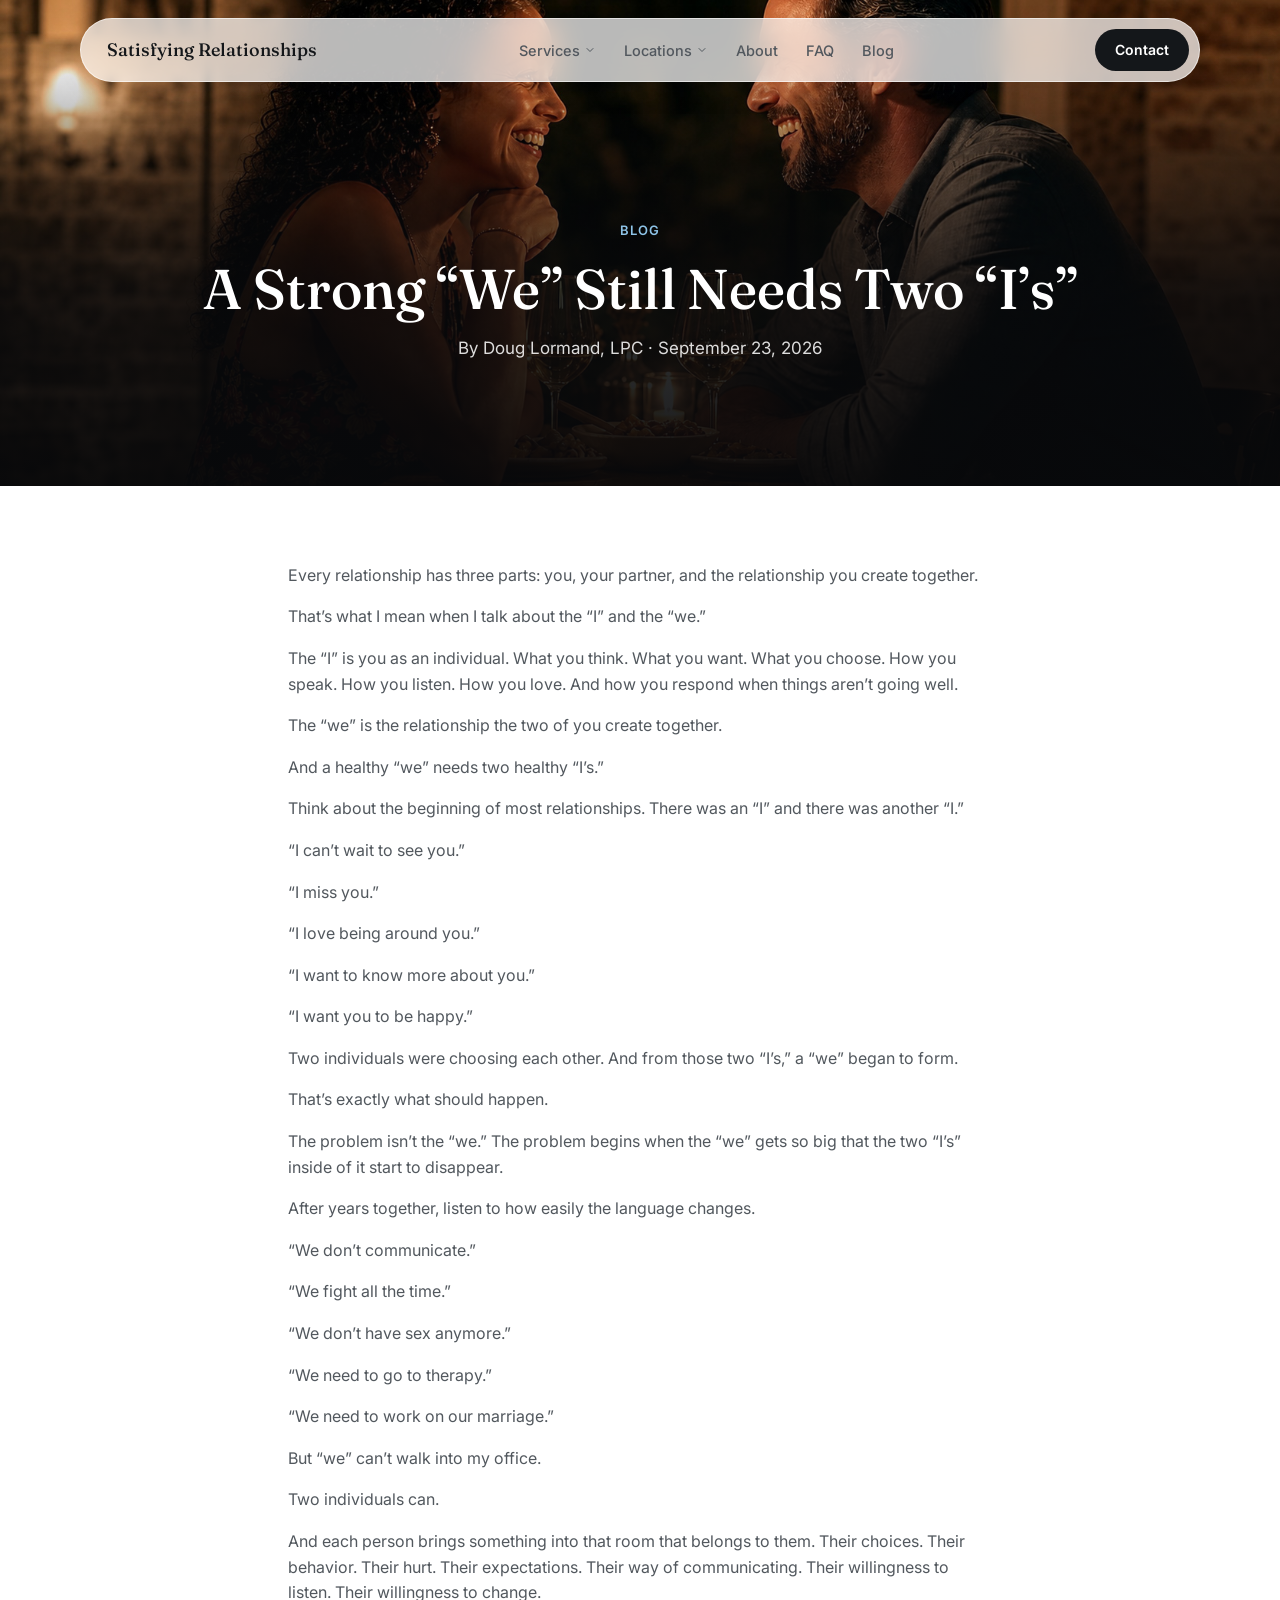
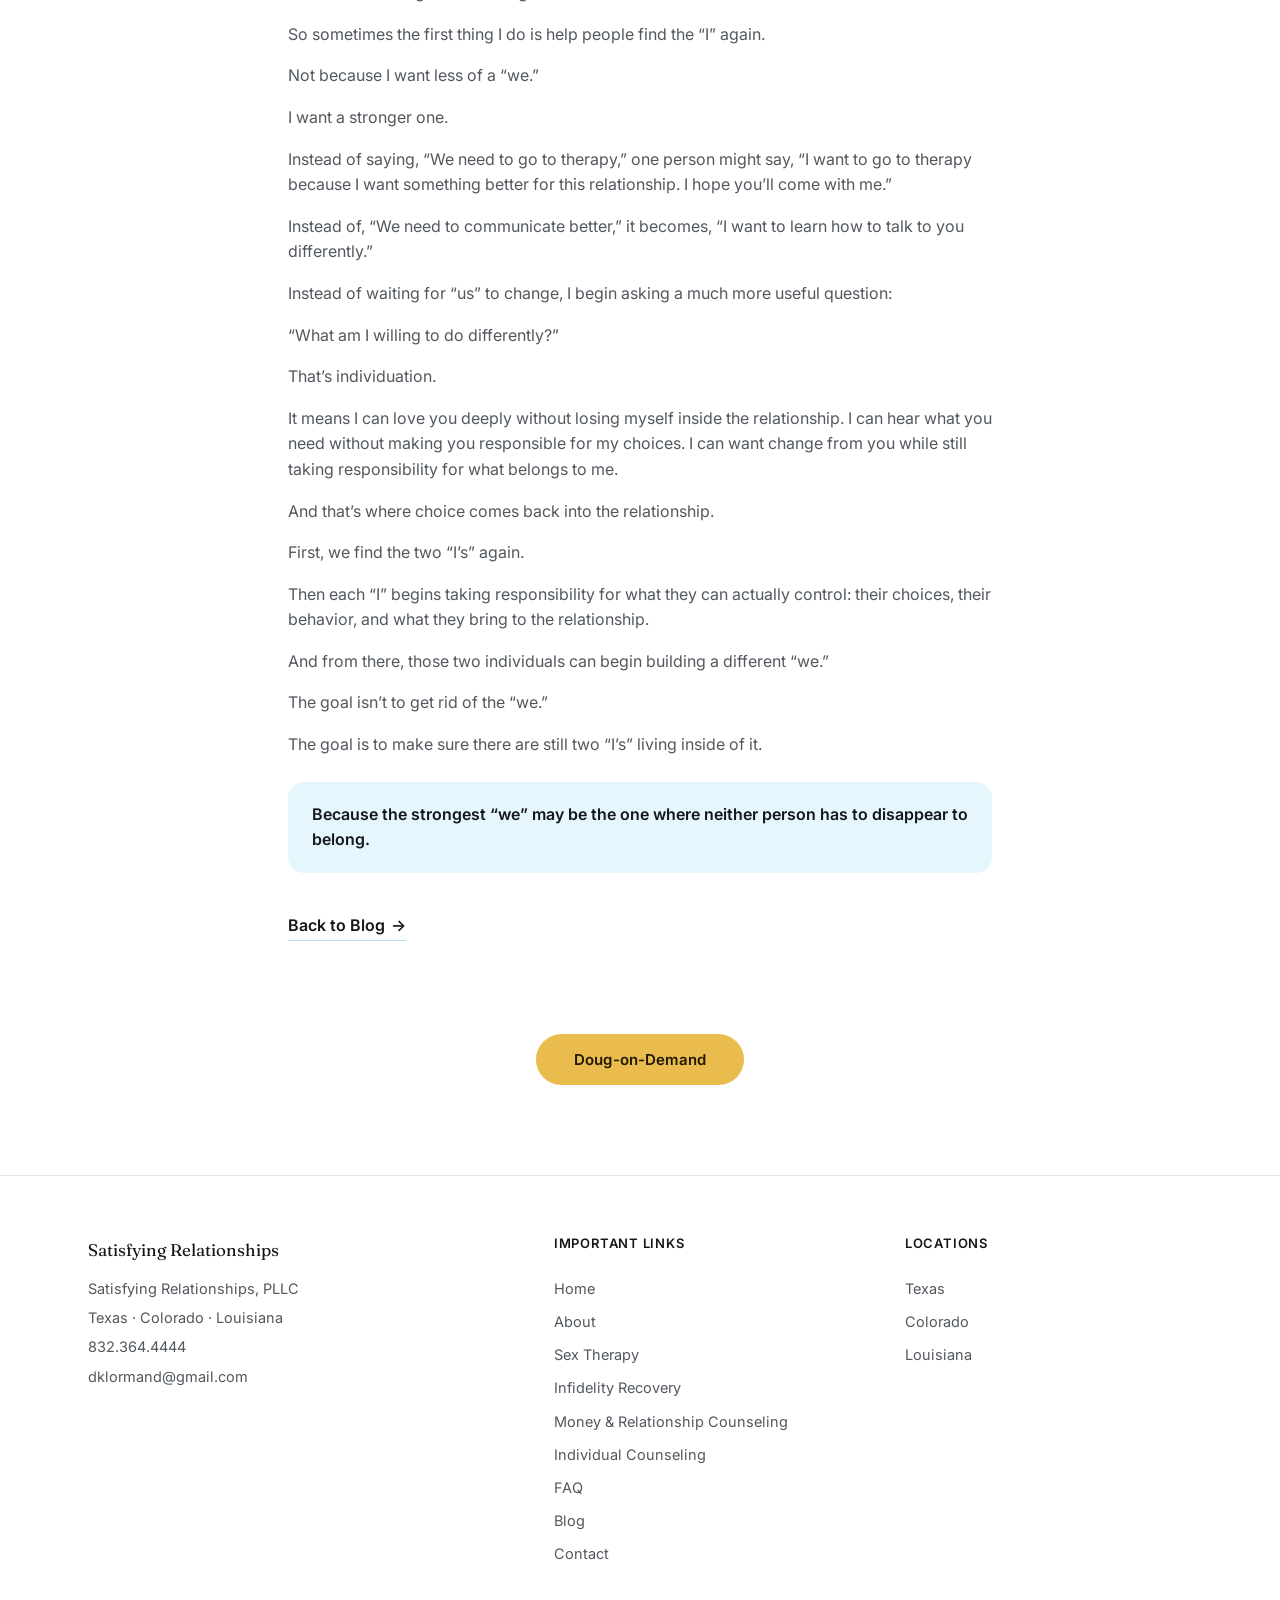
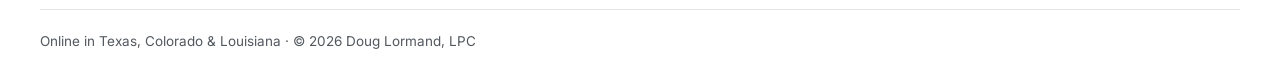
<file: blog-a-strong-we-still-needs-two-is.html>
<!doctype html>
<html lang="en">
<head>
<meta charset="UTF-8">
<meta name="viewport" content="width=device-width, initial-scale=1.0">
<title>A Strong &ldquo;We&rdquo; Still Needs Two &ldquo;I&rsquo;s&rdquo; &mdash; Satisfying Relationships</title>
<meta name="description" content="A healthy &ldquo;we&rdquo; needs two healthy &ldquo;I&rsquo;s.&rdquo; Doug Lormand, LPC, on how couples lose themselves inside a relationship, and how to find the individual again.">
<link rel="preconnect" href="https://fonts.googleapis.com">
<link rel="preconnect" href="https://fonts.gstatic.com" crossorigin>
<link href="https://fonts.googleapis.com/css2?family=Fraunces:ital,opsz,wght@0,9..144,400;0,9..144,500;0,9..144,600;1,9..144,400;1,9..144,500&family=Inter:wght@400;500;600&display=swap" rel="stylesheet">
<link rel="stylesheet" href="css/styles.css">
<link rel="icon" type="image/png" href="Images/sr-logo.png">
<script type="application/ld+json">
{
  "@context": "https://schema.org",
  "@type": "BlogPosting",
  "headline": "A Strong “We” Still Needs Two “I’s”",
  "description": "A healthy “we” needs two healthy “I’s.” Doug Lormand, LPC, on how couples lose themselves inside a relationship, and how to find the individual again.",
  "image": "https://satisfyingrelationships.com/Images/couple-split.jpg",
  "datePublished": "2026-09-23",
  "dateModified": "2026-09-23",
  "author": {
    "@type": "Person",
    "name": "Doug Lormand, LPC"
  },
  "publisher": {
    "@type": "Organization",
    "name": "Satisfying Relationships",
    "logo": {
      "@type": "ImageObject",
      "url": "https://satisfyingrelationships.com/Images/sr-logo.png"
    }
  }
}
</script>
<!-- Google tag (gtag.js) -->
<script async src="https://www.googletagmanager.com/gtag/js?id=G-M1H8F3KCVY"></script>
<script>
  window.dataLayer = window.dataLayer || [];
  function gtag(){dataLayer.push(arguments);}
  gtag('js', new Date());

  gtag('config', 'G-M1H8F3KCVY');
</script>
</head>
<body>

<a class="skip-link" href="#main">Skip to content</a>

<!-- ============ NAV ============ -->
<header class="nav" id="nav">
  <div class="nav__bar">
    <a class="nav__logo" href="index.html"><span>Satisfying Relationships</span></a>

    <nav class="nav__links" aria-label="Primary">
      <div class="nav__dropdown">
        <button class="nav__dropdown-trigger" aria-haspopup="true" aria-expanded="false">
          Services
          <svg class="nav__dropdown-chevron" viewBox="0 0 24 24" width="12" height="12" fill="none" stroke="currentColor" stroke-width="2"><path d="M6 9l6 6 6-6" stroke-linecap="round" stroke-linejoin="round"/></svg>
        </button>
        <div class="nav__dropdown-menu">
          <a href="individual-therapy.html">Individual Counseling</a>
          <a href="sex-therapy.html">Sex Therapy</a>
          <a href="infidelity-recovery.html">Infidelity Recovery</a>
          <a href="money-counseling.html">Money &amp; Relationship Counseling</a>
        </div>
      </div>
      <div class="nav__dropdown">
        <button class="nav__dropdown-trigger" aria-haspopup="true" aria-expanded="false">
          Locations
          <svg class="nav__dropdown-chevron" viewBox="0 0 24 24" width="12" height="12" fill="none" stroke="currentColor" stroke-width="2"><path d="M6 9l6 6 6-6" stroke-linecap="round" stroke-linejoin="round"/></svg>
        </button>
        <div class="nav__dropdown-menu">
          <a href="texas.html">Texas</a>
          <a href="colorado.html">Colorado</a>
          <a href="louisiana.html">Louisiana</a>
        </div>
      </div>
      <a href="about.html">About</a>
      <a href="faq.html">FAQ</a>
      <a href="blog.html">Blog</a>
    </nav>

    <a class="nav__contact" href="contact.html">Contact</a>

    <button class="nav__toggle" id="navToggle" aria-label="Open menu" aria-expanded="false" aria-controls="navMobile">
      <span></span><span></span><span></span>
    </button>
  </div>

  <div class="nav__mobile" id="navMobile">
    <a href="index.html">Home</a>
    <div class="nav__mobile-group">
      <button class="nav__mobile-label" type="button" aria-expanded="false">
        Services
        <svg class="nav__mobile-chevron" viewBox="0 0 24 24" width="12" height="12" fill="none" stroke="currentColor" stroke-width="2" aria-hidden="true"><path d="M6 9l6 6 6-6" stroke-linecap="round" stroke-linejoin="round"/></svg>
      </button>
      <div class="nav__mobile-submenu">
        <a href="individual-therapy.html" class="nav__mobile-sublink">Individual Counseling</a>
        <a href="sex-therapy.html" class="nav__mobile-sublink">Sex Therapy</a>
        <a href="infidelity-recovery.html" class="nav__mobile-sublink">Infidelity Recovery</a>
        <a href="money-counseling.html" class="nav__mobile-sublink">Money &amp; Relationship Counseling</a>
      </div>
    </div>
    <div class="nav__mobile-group">
      <button class="nav__mobile-label" type="button" aria-expanded="false">
        Locations
        <svg class="nav__mobile-chevron" viewBox="0 0 24 24" width="12" height="12" fill="none" stroke="currentColor" stroke-width="2" aria-hidden="true"><path d="M6 9l6 6 6-6" stroke-linecap="round" stroke-linejoin="round"/></svg>
      </button>
      <div class="nav__mobile-submenu">
        <a href="texas.html" class="nav__mobile-sublink">Texas</a>
        <a href="colorado.html" class="nav__mobile-sublink">Colorado</a>
        <a href="louisiana.html" class="nav__mobile-sublink">Louisiana</a>
      </div>
    </div>
    <a href="about.html">About</a>
    <a href="faq.html">FAQ</a>
    <a href="blog.html">Blog</a>
    <a href="contact.html">Contact</a>
  </div>
</header>

<main id="main">

  <!-- ============ HERO ============ -->
  <section class="page-hero">
    <div class="page-hero__media" aria-hidden="true">
      <img class="page-hero__bg" src="Images/couple-split.jpg" alt="" role="presentation">
      <div class="page-hero__scrim"></div>
    </div>
    <div class="wrap">
      <p class="page-hero__eyebrow reveal">Blog</p>
      <h1 class="reveal">A Strong &ldquo;We&rdquo; Still Needs Two &ldquo;I&rsquo;s&rdquo;</h1>
      <p class="page-hero__sub reveal">By Doug Lormand, LPC &middot; September 23, 2026</p>
    </div>
  </section>

  <!-- ============ ARTICLE ============ -->
  <section class="content-block">
    <div class="wrap wrap--narrow">
      <div class="content-block__text reveal">
        <p>Every relationship has three parts: you, your partner, and the relationship you create together.</p>

        <p>That&rsquo;s what I mean when I talk about the &ldquo;I&rdquo; and the &ldquo;we.&rdquo;</p>

        <p>The &ldquo;I&rdquo; is you as an individual. What you think. What you want. What you choose. How you speak. How you listen. How you love. And how you respond when things aren&rsquo;t going well.</p>

        <p>The &ldquo;we&rdquo; is the relationship the two of you create together.</p>

        <p>And a healthy &ldquo;we&rdquo; needs two healthy &ldquo;I&rsquo;s.&rdquo;</p>

        <p>Think about the beginning of most relationships. There was an &ldquo;I&rdquo; and there was another &ldquo;I.&rdquo;</p>

        <p>&ldquo;I can&rsquo;t wait to see you.&rdquo;</p>

        <p>&ldquo;I miss you.&rdquo;</p>

        <p>&ldquo;I love being around you.&rdquo;</p>

        <p>&ldquo;I want to know more about you.&rdquo;</p>

        <p>&ldquo;I want you to be happy.&rdquo;</p>

        <p>Two individuals were choosing each other. And from those two &ldquo;I&rsquo;s,&rdquo; a &ldquo;we&rdquo; began to form.</p>

        <p>That&rsquo;s exactly what should happen.</p>

        <p>The problem isn&rsquo;t the &ldquo;we.&rdquo; The problem begins when the &ldquo;we&rdquo; gets so big that the two &ldquo;I&rsquo;s&rdquo; inside of it start to disappear.</p>

        <p>After years together, listen to how easily the language changes.</p>

        <p>&ldquo;We don&rsquo;t communicate.&rdquo;</p>

        <p>&ldquo;We fight all the time.&rdquo;</p>

        <p>&ldquo;We don&rsquo;t have sex anymore.&rdquo;</p>

        <p>&ldquo;We need to go to therapy.&rdquo;</p>

        <p>&ldquo;We need to work on our marriage.&rdquo;</p>

        <p>But &ldquo;we&rdquo; can&rsquo;t walk into my office.</p>

        <p>Two individuals can.</p>

        <p>And each person brings something into that room that belongs to them. Their choices. Their behavior. Their hurt. Their expectations. Their way of communicating. Their willingness to listen. Their willingness to change.</p>

        <p>So sometimes the first thing I do is help people find the &ldquo;I&rdquo; again.</p>

        <p>Not because I want less of a &ldquo;we.&rdquo;</p>

        <p>I want a stronger one.</p>

        <p>Instead of saying, &ldquo;We need to go to therapy,&rdquo; one person might say, &ldquo;I want to go to therapy because I want something better for this relationship. I hope you&rsquo;ll come with me.&rdquo;</p>

        <p>Instead of, &ldquo;We need to communicate better,&rdquo; it becomes, &ldquo;I want to learn how to talk to you differently.&rdquo;</p>

        <p>Instead of waiting for &ldquo;us&rdquo; to change, I begin asking a much more useful question:</p>

        <p>&ldquo;What am I willing to do differently?&rdquo;</p>

        <p>That&rsquo;s individuation.</p>

        <p>It means I can love you deeply without losing myself inside the relationship. I can hear what you need without making you responsible for my choices. I can want change from you while still taking responsibility for what belongs to me.</p>

        <p>And that&rsquo;s where choice comes back into the relationship.</p>

        <p>First, we find the two &ldquo;I&rsquo;s&rdquo; again.</p>

        <p>Then each &ldquo;I&rdquo; begins taking responsibility for what they can actually control: their choices, their behavior, and what they bring to the relationship.</p>

        <p>And from there, those two individuals can begin building a different &ldquo;we.&rdquo;</p>

        <p>The goal isn&rsquo;t to get rid of the &ldquo;we.&rdquo;</p>

        <p>The goal is to make sure there are still two &ldquo;I&rsquo;s&rdquo; living inside of it.</p>

        <p class="content-block__callout">Because the strongest &ldquo;we&rdquo; may be the one where neither person has to disappear to belong.</p>
      </div>

      <p style="margin-top: 40px;"><a class="text-link" href="blog.html">Back to Blog <span aria-hidden="true">&rarr;</span></a></p>
    </div>
  </section>

  <!-- ============ CLOSING CTA ============ -->
  <section class="get-started get-started--cta-only">
    <div class="wrap">
      <div class="get-started__cta reveal">
        <doug-cta href="contact.html" label="Doug-on-Demand" hover-label="Get Started Now"></doug-cta>
      </div>
    </div>
  </section>

</main>

<footer class="footer">
  <div class="wrap footer__grid">
    <div class="footer__brand">
      <span class="footer__logo">Satisfying Relationships</span>
      <p>Satisfying Relationships, PLLC</p>
      <p>Texas &middot; Colorado &middot; Louisiana</p>
      <p><a href="tel:8323644444">832.364.4444</a></p>
      <p><a href="mailto:dklormand@gmail.com">dklormand@gmail.com</a></p>
    </div>

    <div class="footer__col">
      <h3 class="footer__heading">Important Links</h3>
      <a href="index.html">Home</a>
      <a href="about.html">About</a>
      <a href="sex-therapy.html">Sex Therapy</a>
      <a href="infidelity-recovery.html">Infidelity Recovery</a>
      <a href="money-counseling.html">Money &amp; Relationship Counseling</a>
      <a href="individual-therapy.html">Individual Counseling</a>
      <a href="faq.html">FAQ</a>
      <a href="blog.html">Blog</a>
      <a href="contact.html">Contact</a>
    </div>

    <div class="footer__col">
      <h3 class="footer__heading">Locations</h3>
      <a href="texas.html">Texas</a>
      <a href="colorado.html">Colorado</a>
      <a href="louisiana.html">Louisiana</a>
    </div>
  </div>

  <div class="wrap footer__bottom">
    <span class="footer__meta">Online in Texas, Colorado &amp; Louisiana &middot; &copy; <span id="year"></span> Doug Lormand, LPC</span>
  </div>
</footer>

<script src="js/doug-cta.js"></script>
<script src="js/main.js"></script>
</body>
</html>
</file>
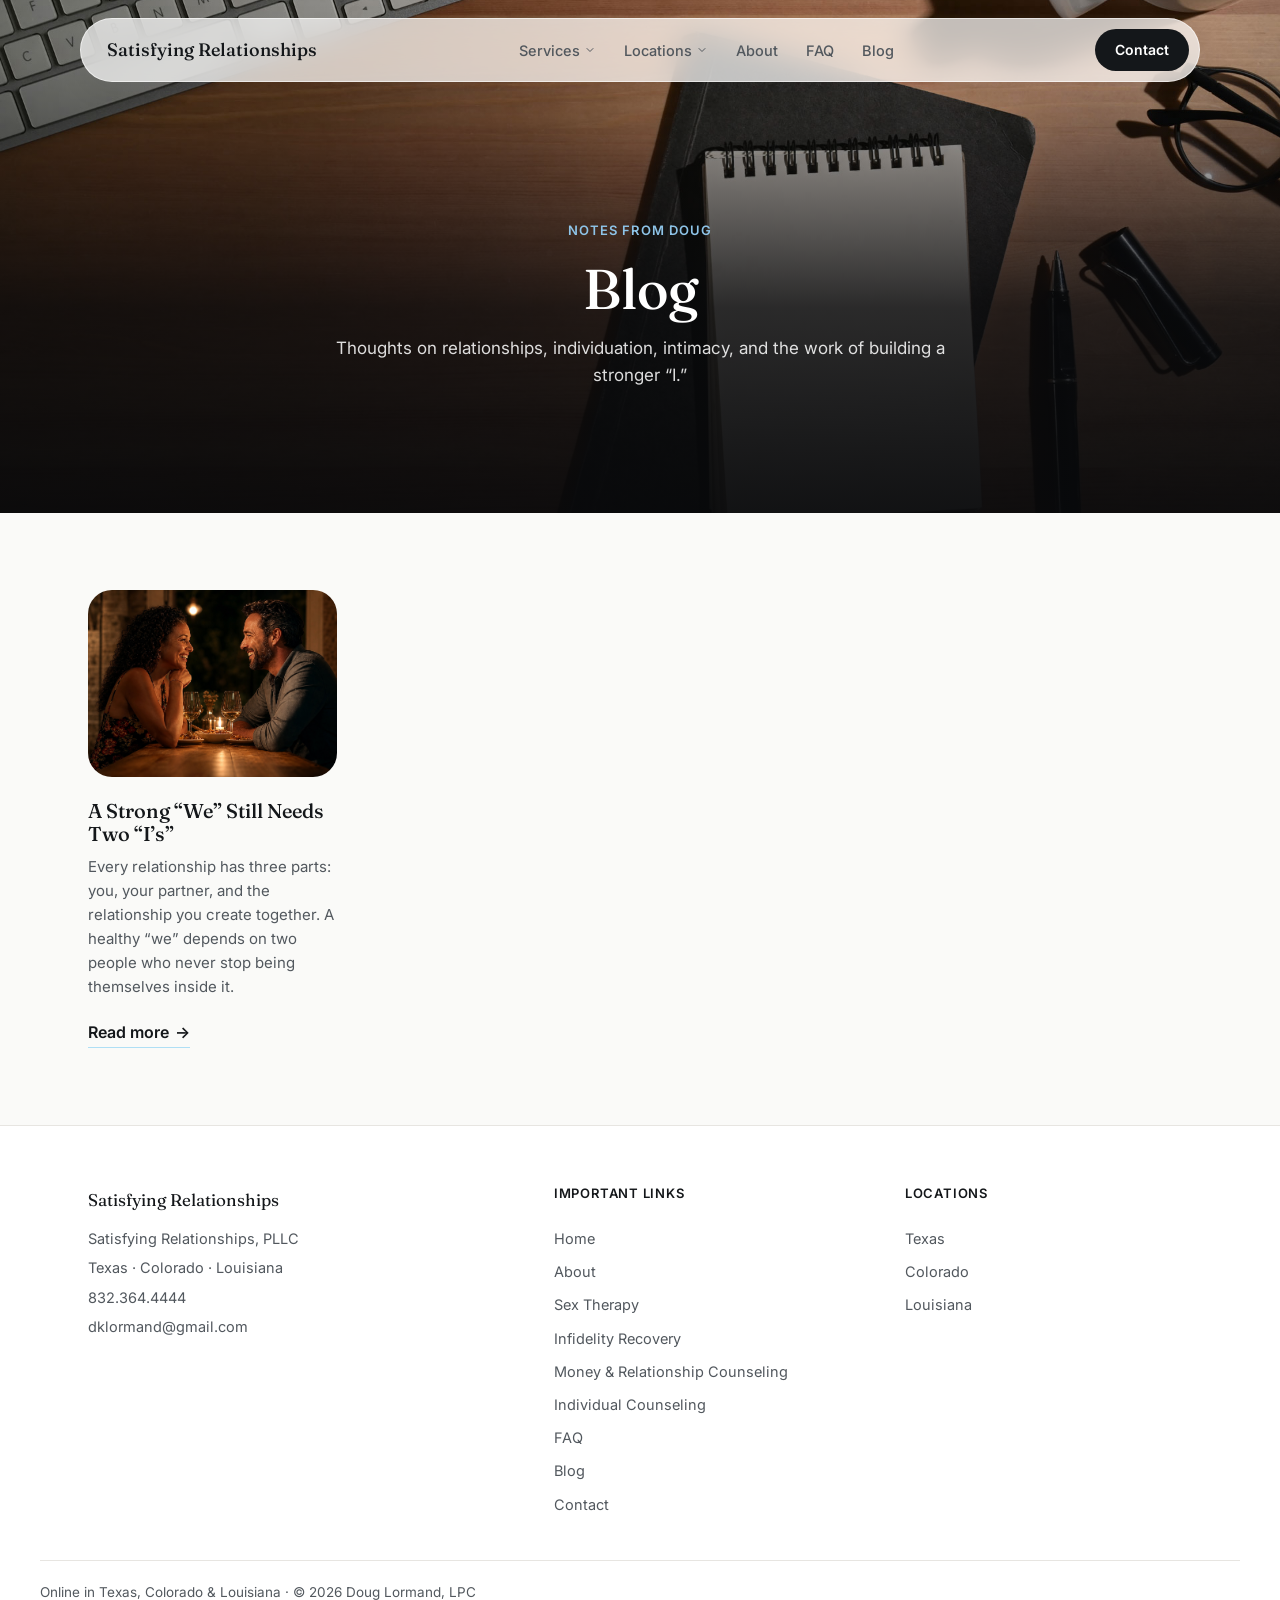
<file: blog.html>
<!doctype html>
<html lang="en">
<head>
<meta charset="UTF-8">
<meta name="viewport" content="width=device-width, initial-scale=1.0">
<title>Blog &mdash; Satisfying Relationships</title>
<meta name="description" content="Notes from Doug Lormand, LPC, on relationships, individuation, intimacy, and the work of building a stronger &ldquo;I.&rdquo;">
<link rel="preconnect" href="https://fonts.googleapis.com">
<link rel="preconnect" href="https://fonts.gstatic.com" crossorigin>
<link href="https://fonts.googleapis.com/css2?family=Fraunces:ital,opsz,wght@0,9..144,400;0,9..144,500;0,9..144,600;1,9..144,400;1,9..144,500&family=Inter:wght@400;500;600&display=swap" rel="stylesheet">
<link rel="stylesheet" href="css/styles.css">
<link rel="icon" type="image/png" href="Images/sr-logo.png">
<!-- Google tag (gtag.js) -->
<script async src="https://www.googletagmanager.com/gtag/js?id=G-M1H8F3KCVY"></script>
<script>
  window.dataLayer = window.dataLayer || [];
  function gtag(){dataLayer.push(arguments);}
  gtag('js', new Date());

  gtag('config', 'G-M1H8F3KCVY');
</script>
</head>
<body>

<a class="skip-link" href="#main">Skip to content</a>

<!-- ============ NAV ============ -->
<header class="nav" id="nav">
  <div class="nav__bar">
    <a class="nav__logo" href="index.html"><span>Satisfying Relationships</span></a>

    <nav class="nav__links" aria-label="Primary">
      <div class="nav__dropdown">
        <button class="nav__dropdown-trigger" aria-haspopup="true" aria-expanded="false">
          Services
          <svg class="nav__dropdown-chevron" viewBox="0 0 24 24" width="12" height="12" fill="none" stroke="currentColor" stroke-width="2"><path d="M6 9l6 6 6-6" stroke-linecap="round" stroke-linejoin="round"/></svg>
        </button>
        <div class="nav__dropdown-menu">
          <a href="individual-therapy.html">Individual Counseling</a>
          <a href="sex-therapy.html">Sex Therapy</a>
          <a href="infidelity-recovery.html">Infidelity Recovery</a>
          <a href="money-counseling.html">Money &amp; Relationship Counseling</a>
        </div>
      </div>
      <div class="nav__dropdown">
        <button class="nav__dropdown-trigger" aria-haspopup="true" aria-expanded="false">
          Locations
          <svg class="nav__dropdown-chevron" viewBox="0 0 24 24" width="12" height="12" fill="none" stroke="currentColor" stroke-width="2"><path d="M6 9l6 6 6-6" stroke-linecap="round" stroke-linejoin="round"/></svg>
        </button>
        <div class="nav__dropdown-menu">
          <a href="texas.html">Texas</a>
          <a href="colorado.html">Colorado</a>
          <a href="louisiana.html">Louisiana</a>
        </div>
      </div>
      <a href="about.html">About</a>
      <a href="faq.html">FAQ</a>
      <a href="blog.html">Blog</a>
    </nav>

    <a class="nav__contact" href="contact.html">Contact</a>

    <button class="nav__toggle" id="navToggle" aria-label="Open menu" aria-expanded="false" aria-controls="navMobile">
      <span></span><span></span><span></span>
    </button>
  </div>

  <div class="nav__mobile" id="navMobile">
    <a href="index.html">Home</a>
    <div class="nav__mobile-group">
      <button class="nav__mobile-label" type="button" aria-expanded="false">
        Services
        <svg class="nav__mobile-chevron" viewBox="0 0 24 24" width="12" height="12" fill="none" stroke="currentColor" stroke-width="2" aria-hidden="true"><path d="M6 9l6 6 6-6" stroke-linecap="round" stroke-linejoin="round"/></svg>
      </button>
      <div class="nav__mobile-submenu">
        <a href="individual-therapy.html" class="nav__mobile-sublink">Individual Counseling</a>
        <a href="sex-therapy.html" class="nav__mobile-sublink">Sex Therapy</a>
        <a href="infidelity-recovery.html" class="nav__mobile-sublink">Infidelity Recovery</a>
        <a href="money-counseling.html" class="nav__mobile-sublink">Money &amp; Relationship Counseling</a>
      </div>
    </div>
    <div class="nav__mobile-group">
      <button class="nav__mobile-label" type="button" aria-expanded="false">
        Locations
        <svg class="nav__mobile-chevron" viewBox="0 0 24 24" width="12" height="12" fill="none" stroke="currentColor" stroke-width="2" aria-hidden="true"><path d="M6 9l6 6 6-6" stroke-linecap="round" stroke-linejoin="round"/></svg>
      </button>
      <div class="nav__mobile-submenu">
        <a href="texas.html" class="nav__mobile-sublink">Texas</a>
        <a href="colorado.html" class="nav__mobile-sublink">Colorado</a>
        <a href="louisiana.html" class="nav__mobile-sublink">Louisiana</a>
      </div>
    </div>
    <a href="about.html">About</a>
    <a href="faq.html">FAQ</a>
    <a href="blog.html">Blog</a>
    <a href="contact.html">Contact</a>
  </div>
</header>

<main id="main">

  <!-- ============ HERO ============ -->
  <section class="page-hero">
    <div class="page-hero__media" aria-hidden="true">
      <img class="page-hero__bg" src="Images/blog.jpg" alt="" role="presentation">
      <div class="page-hero__scrim"></div>
    </div>
    <div class="wrap">
      <p class="page-hero__eyebrow reveal">Notes from Doug</p>
      <h1 class="reveal">Blog</h1>
      <p class="page-hero__sub reveal">Thoughts on relationships, individuation, intimacy, and the work of building a stronger &ldquo;I.&rdquo;</p>
    </div>
  </section>

  <!-- ============ POSTS ============ -->
  <section class="services">
    <div class="wrap">
      <div class="services__grid">
        <article class="service-card reveal">
          <img class="service-card__image" src="Images/couple-split.jpg" alt="" role="presentation">
          <h3>A Strong &ldquo;We&rdquo; Still Needs Two &ldquo;I&rsquo;s&rdquo;</h3>
          <p>Every relationship has three parts: you, your partner, and the relationship you create together. A healthy &ldquo;we&rdquo; depends on two people who never stop being themselves inside it.</p>
          <a class="text-link" href="blog-a-strong-we-still-needs-two-is.html">Read more <span aria-hidden="true">&rarr;</span></a>
        </article>
      </div>
    </div>
  </section>

</main>

<footer class="footer">
  <div class="wrap footer__grid">
    <div class="footer__brand">
      <span class="footer__logo">Satisfying Relationships</span>
      <p>Satisfying Relationships, PLLC</p>
      <p>Texas &middot; Colorado &middot; Louisiana</p>
      <p><a href="tel:8323644444">832.364.4444</a></p>
      <p><a href="mailto:dklormand@gmail.com">dklormand@gmail.com</a></p>
    </div>

    <div class="footer__col">
      <h3 class="footer__heading">Important Links</h3>
      <a href="index.html">Home</a>
      <a href="about.html">About</a>
      <a href="sex-therapy.html">Sex Therapy</a>
      <a href="infidelity-recovery.html">Infidelity Recovery</a>
      <a href="money-counseling.html">Money &amp; Relationship Counseling</a>
      <a href="individual-therapy.html">Individual Counseling</a>
      <a href="faq.html">FAQ</a>
      <a href="blog.html">Blog</a>
      <a href="contact.html">Contact</a>
    </div>

    <div class="footer__col">
      <h3 class="footer__heading">Locations</h3>
      <a href="texas.html">Texas</a>
      <a href="colorado.html">Colorado</a>
      <a href="louisiana.html">Louisiana</a>
    </div>
  </div>

  <div class="wrap footer__bottom">
    <span class="footer__meta">Online in Texas, Colorado &amp; Louisiana &middot; &copy; <span id="year"></span> Doug Lormand, LPC</span>
  </div>
</footer>

<script src="js/doug-cta.js"></script>
<script src="js/main.js"></script>
</body>
</html>
</file>
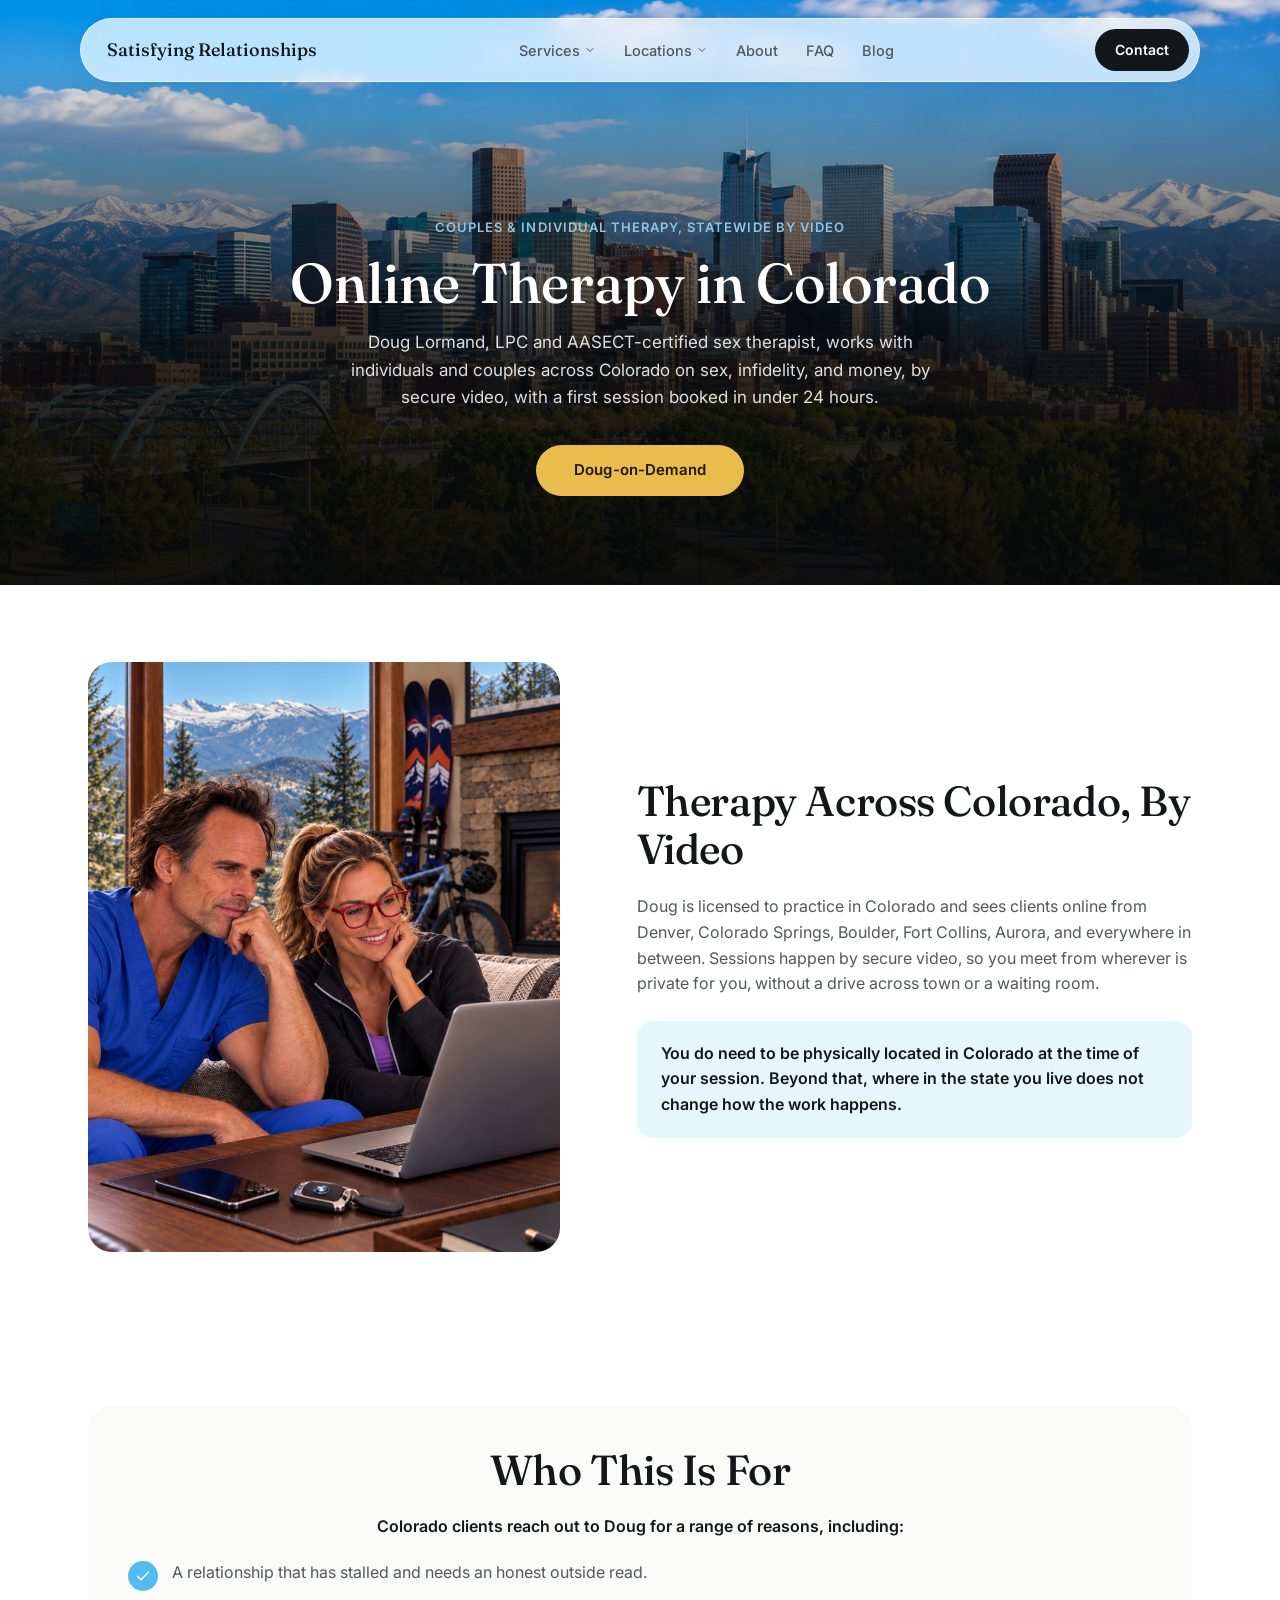
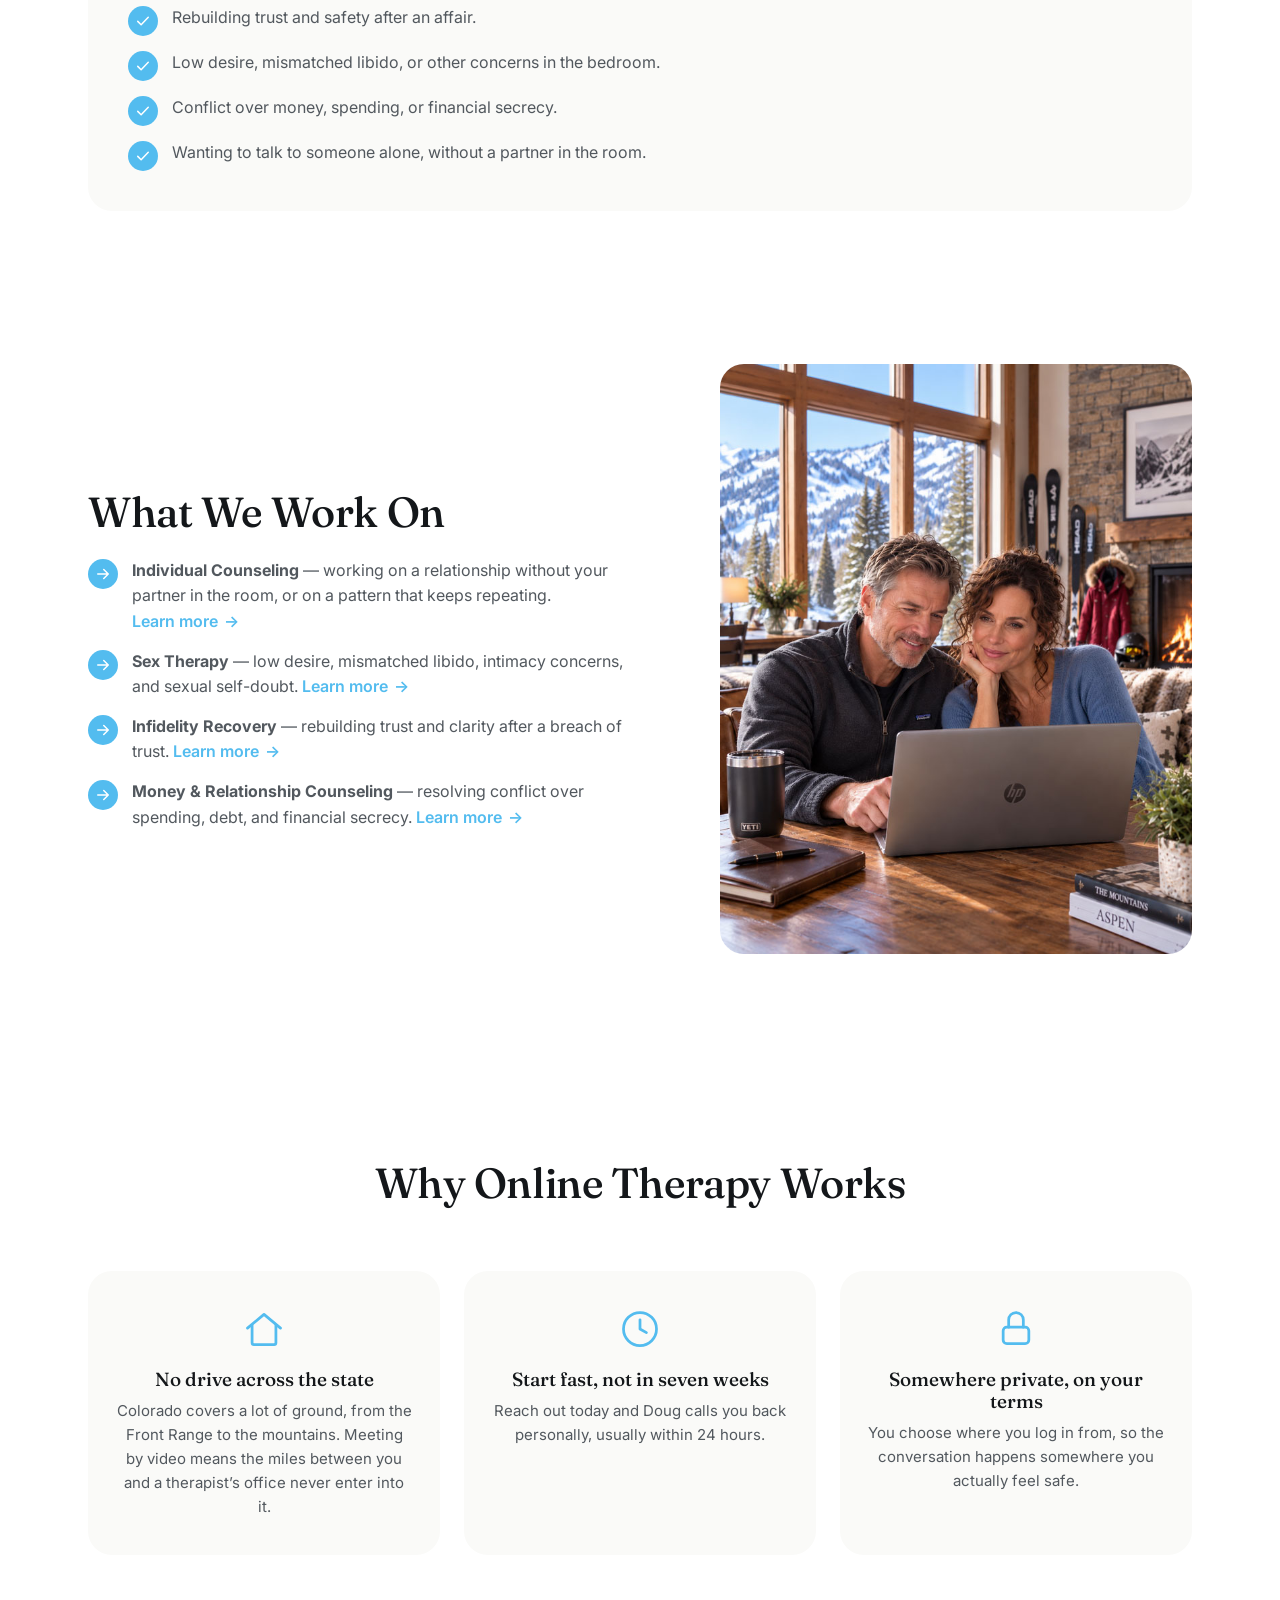
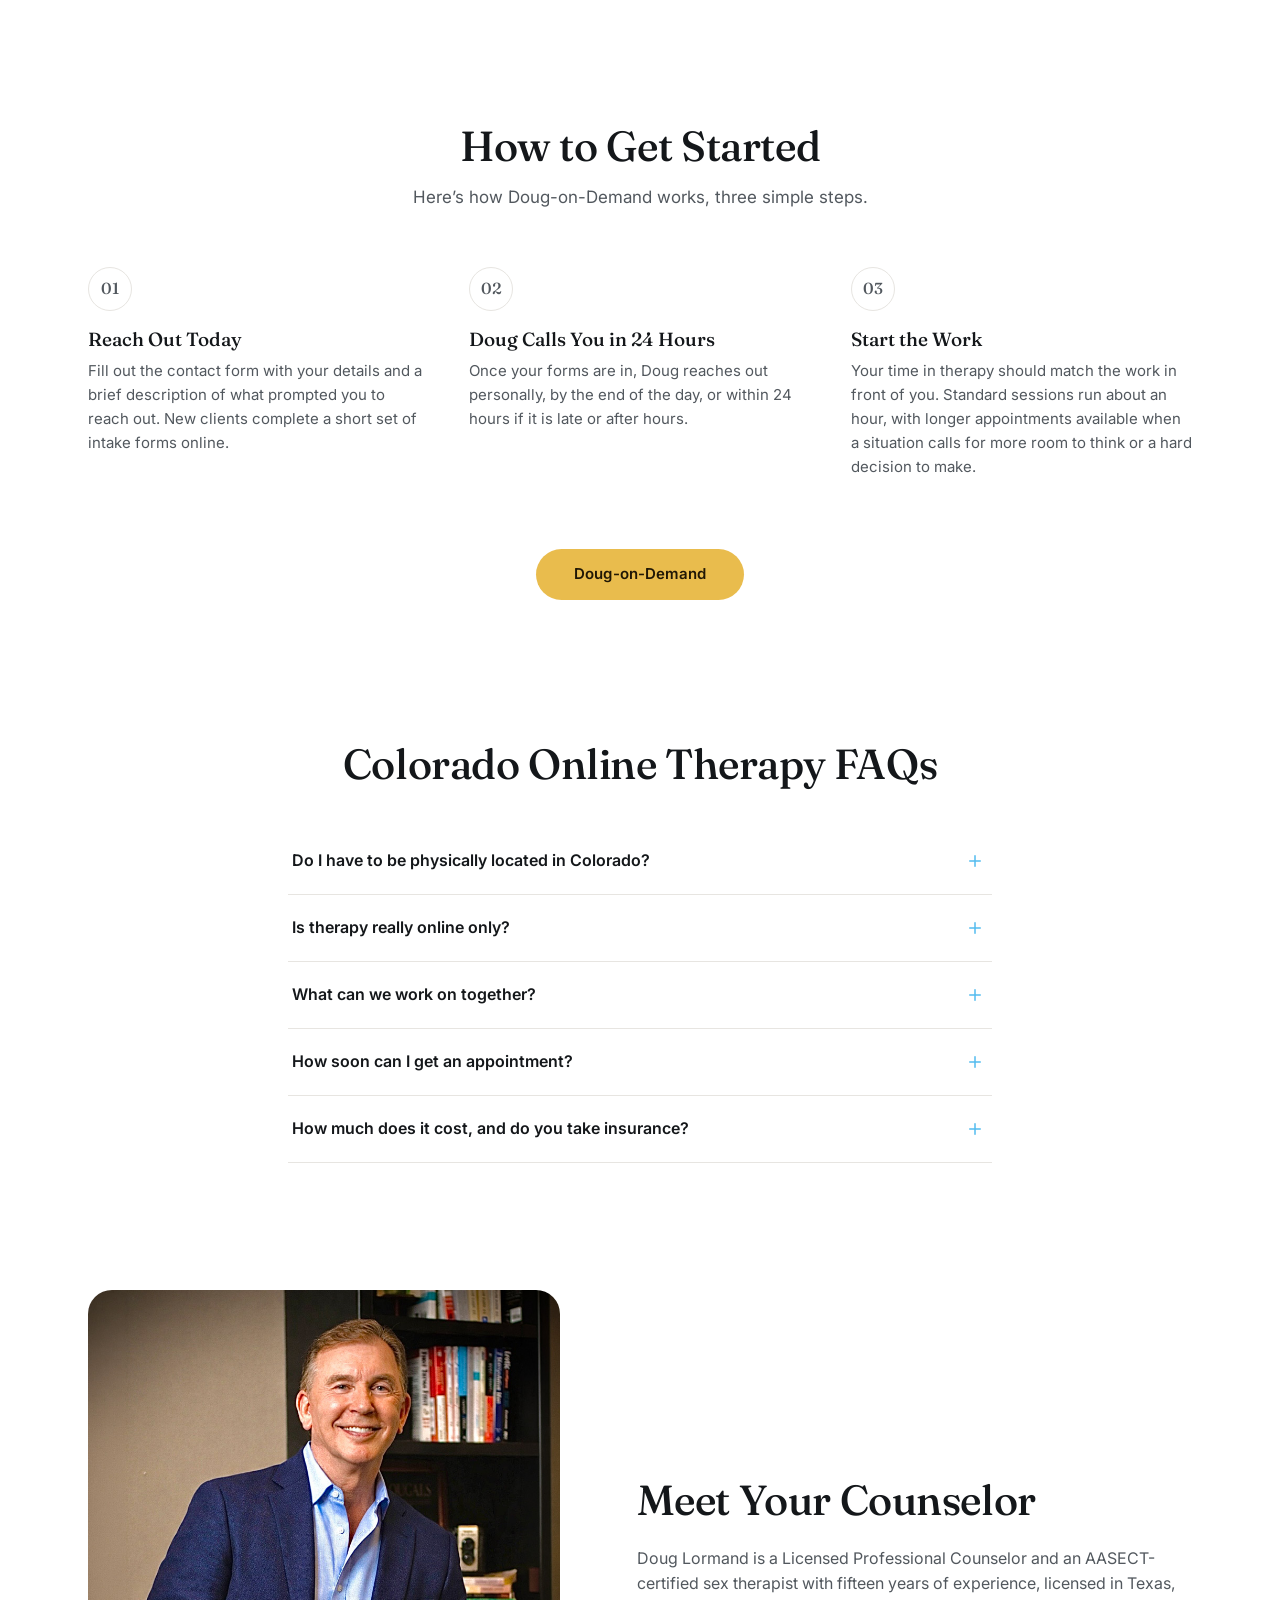
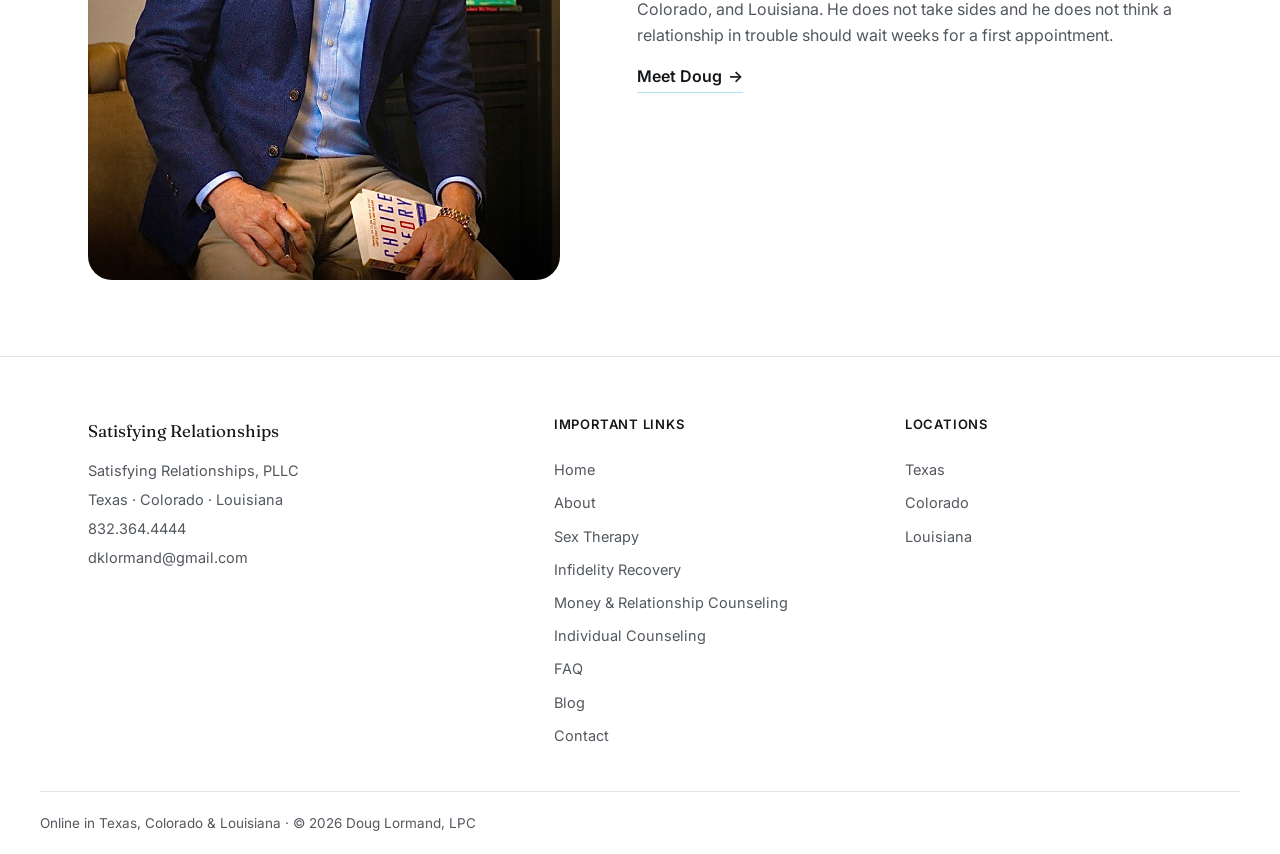
<file: colorado.html>
<!doctype html>
<html lang="en">
<head>
<meta charset="UTF-8">
<meta name="viewport" content="width=device-width, initial-scale=1.0">
<title>Online Therapy in Colorado &mdash; Satisfying Relationships</title>
<meta name="description" content="Online couples and individual therapy for clients across Colorado, from Doug Lormand, LPC, an AASECT-certified sex therapist. First session booked in under 24 hours.">
<link rel="preconnect" href="https://fonts.googleapis.com">
<link rel="preconnect" href="https://fonts.gstatic.com" crossorigin>
<link href="https://fonts.googleapis.com/css2?family=Fraunces:ital,opsz,wght@0,9..144,400;0,9..144,500;0,9..144,600;1,9..144,400;1,9..144,500&family=Inter:wght@400;500;600&display=swap" rel="stylesheet">
<link rel="stylesheet" href="css/styles.css">
<link rel="icon" type="image/png" href="Images/sr-logo.png">
<script type="application/ld+json">
{
  "@context": "https://schema.org",
  "@type": "FAQPage",
  "mainEntity": [
    {
      "@type": "Question",
      "name": "Do I have to be physically located in Colorado?",
      "acceptedAnswer": {
        "@type": "Answer",
        "text": "Yes. Doug is licensed to practice in Colorado, so sessions require you to be physically in the state at the time of your appointment."
      }
    },
    {
      "@type": "Question",
      "name": "Is therapy really online only?",
      "acceptedAnswer": {
        "@type": "Answer",
        "text": "Sessions are primarily held over secure video. That means no commute, and you can meet from wherever in Colorado is most private for you. If you are interested in booking an in-person session, we can discuss that during our first video session."
      }
    },
    {
      "@type": "Question",
      "name": "What can we work on together?",
      "acceptedAnswer": {
        "@type": "Answer",
        "text": "Sex therapy, infidelity recovery, and money and relationship counseling, for couples and for individuals working through it on their own."
      }
    },
    {
      "@type": "Question",
      "name": "How soon can I get an appointment?",
      "acceptedAnswer": {
        "@type": "Answer",
        "text": "Reach out and Doug calls you back personally, usually within 24 hours, not weeks out."
      }
    },
    {
      "@type": "Question",
      "name": "How much does it cost, and do you take insurance?",
      "acceptedAnswer": {
        "@type": "Answer",
        "text": "Doug offers private-pay sessions and works with select insurance through third-party platforms, depending on what is available for your plan. He can also provide documentation for out-of-network reimbursement when it applies. You will get the specifics when you reach out."
      }
    }
  ]
}
</script>
<!-- Google tag (gtag.js) -->
<script async src="https://www.googletagmanager.com/gtag/js?id=G-M1H8F3KCVY"></script>
<script>
  window.dataLayer = window.dataLayer || [];
  function gtag(){dataLayer.push(arguments);}
  gtag('js', new Date());

  gtag('config', 'G-M1H8F3KCVY');
</script>
</head>
<body>

<a class="skip-link" href="#main">Skip to content</a>

<!-- ============ NAV ============ -->
<header class="nav" id="nav">
  <div class="nav__bar">
    <a class="nav__logo" href="index.html"><span>Satisfying Relationships</span></a>

    <nav class="nav__links" aria-label="Primary">
      <div class="nav__dropdown">
        <button class="nav__dropdown-trigger" aria-haspopup="true" aria-expanded="false">
          Services
          <svg class="nav__dropdown-chevron" viewBox="0 0 24 24" width="12" height="12" fill="none" stroke="currentColor" stroke-width="2"><path d="M6 9l6 6 6-6" stroke-linecap="round" stroke-linejoin="round"/></svg>
        </button>
        <div class="nav__dropdown-menu">
          <a href="individual-therapy.html">Individual Counseling</a>
          <a href="sex-therapy.html">Sex Therapy</a>
          <a href="infidelity-recovery.html">Infidelity Recovery</a>
          <a href="money-counseling.html">Money &amp; Relationship Counseling</a>
        </div>
      </div>
      <div class="nav__dropdown">
        <button class="nav__dropdown-trigger" aria-haspopup="true" aria-expanded="false">
          Locations
          <svg class="nav__dropdown-chevron" viewBox="0 0 24 24" width="12" height="12" fill="none" stroke="currentColor" stroke-width="2"><path d="M6 9l6 6 6-6" stroke-linecap="round" stroke-linejoin="round"/></svg>
        </button>
        <div class="nav__dropdown-menu">
          <a href="texas.html">Texas</a>
          <a href="colorado.html">Colorado</a>
          <a href="louisiana.html">Louisiana</a>
        </div>
      </div>
      <a href="about.html">About</a>
      <a href="faq.html">FAQ</a>
      <a href="blog.html">Blog</a>
    </nav>

    <a class="nav__contact" href="contact.html">Contact</a>

    <button class="nav__toggle" id="navToggle" aria-label="Open menu" aria-expanded="false" aria-controls="navMobile">
      <span></span><span></span><span></span>
    </button>
  </div>

  <div class="nav__mobile" id="navMobile">
    <a href="index.html">Home</a>
    <div class="nav__mobile-group">
      <button class="nav__mobile-label" type="button" aria-expanded="false">
        Services
        <svg class="nav__mobile-chevron" viewBox="0 0 24 24" width="12" height="12" fill="none" stroke="currentColor" stroke-width="2" aria-hidden="true"><path d="M6 9l6 6 6-6" stroke-linecap="round" stroke-linejoin="round"/></svg>
      </button>
      <div class="nav__mobile-submenu">
        <a href="individual-therapy.html" class="nav__mobile-sublink">Individual Counseling</a>
        <a href="sex-therapy.html" class="nav__mobile-sublink">Sex Therapy</a>
        <a href="infidelity-recovery.html" class="nav__mobile-sublink">Infidelity Recovery</a>
        <a href="money-counseling.html" class="nav__mobile-sublink">Money &amp; Relationship Counseling</a>
      </div>
    </div>
    <div class="nav__mobile-group">
      <button class="nav__mobile-label" type="button" aria-expanded="false">
        Locations
        <svg class="nav__mobile-chevron" viewBox="0 0 24 24" width="12" height="12" fill="none" stroke="currentColor" stroke-width="2" aria-hidden="true"><path d="M6 9l6 6 6-6" stroke-linecap="round" stroke-linejoin="round"/></svg>
      </button>
      <div class="nav__mobile-submenu">
        <a href="texas.html" class="nav__mobile-sublink">Texas</a>
        <a href="colorado.html" class="nav__mobile-sublink">Colorado</a>
        <a href="louisiana.html" class="nav__mobile-sublink">Louisiana</a>
      </div>
    </div>
    <a href="about.html">About</a>
    <a href="faq.html">FAQ</a>
    <a href="blog.html">Blog</a>
    <a href="contact.html">Contact</a>
  </div>
</header>

<main id="main">

  <!-- ============ HERO ============ -->
  <section class="page-hero">
    <div class="page-hero__media" aria-hidden="true">
      <img class="page-hero__bg" src="Images/Denver.jpg" alt="" role="presentation">
      <div class="page-hero__scrim"></div>
    </div>
    <div class="wrap">
      <h2 class="reveal">Couples &amp; Individual Therapy, Statewide by Video</h2>
      <h1 class="reveal">Online Therapy in Colorado</h1>
      <p class="page-hero__sub reveal">Doug Lormand, LPC and AASECT-certified sex therapist, works with individuals and couples across Colorado on sex, infidelity, and money, by secure video, with a first session booked in under 24 hours.</p>
      <div class="page-hero__actions reveal">
        <doug-cta href="#" label="Doug-on-Demand" hover-label="Get Started Now"></doug-cta>
      </div>
    </div>
  </section>

  <!-- ============ THERAPY ACROSS COLORADO ============ -->
  <section class="content-block">
    <div class="wrap content-block__grid">
      <div class="content-block__image reveal">
        <img class="content-block__img" src="Images/colorado-online-couples-therapy.jpg" alt="" role="presentation" loading="lazy">
      </div>
      <div class="content-block__text reveal">
        <h2 class="section-heading">Therapy Across Colorado, By Video</h2>
        <p>Doug is licensed to practice in Colorado and sees clients online from Denver, Colorado Springs, Boulder, Fort Collins, Aurora, and everywhere in between. Sessions happen by secure video, so you meet from wherever is private for you, without a drive across town or a waiting room.</p>
        <p class="content-block__callout">You do need to be physically located in Colorado at the time of your session. Beyond that, where in the state you live does not change how the work happens.</p>
      </div>
    </div>
  </section>

  <!-- ============ WHO THIS IS FOR ============ -->
  <section class="content-block">
    <div class="wrap">
      <div class="plain-list-block reveal">
        <h2 class="section-heading">Who This Is For</h2>
        <p class="plain-list-block__intro">Colorado clients reach out to Doug for a range of reasons, including:</p>
        <ul class="plain-list">
          <li>
            <span class="plain-list__icon" aria-hidden="true"><svg viewBox="0 0 24 24" width="18" height="18" fill="none" stroke="currentColor" stroke-width="2"><path d="M5 12.5 9.5 17 19 7" stroke-linecap="round" stroke-linejoin="round"/></svg></span>
            <span>A relationship that has stalled and needs an honest outside read.</span>
          </li>
          <li>
            <span class="plain-list__icon" aria-hidden="true"><svg viewBox="0 0 24 24" width="18" height="18" fill="none" stroke="currentColor" stroke-width="2"><path d="M5 12.5 9.5 17 19 7" stroke-linecap="round" stroke-linejoin="round"/></svg></span>
            <span>Rebuilding trust and safety after an affair.</span>
          </li>
          <li>
            <span class="plain-list__icon" aria-hidden="true"><svg viewBox="0 0 24 24" width="18" height="18" fill="none" stroke="currentColor" stroke-width="2"><path d="M5 12.5 9.5 17 19 7" stroke-linecap="round" stroke-linejoin="round"/></svg></span>
            <span>Low desire, mismatched libido, or other concerns in the bedroom.</span>
          </li>
          <li>
            <span class="plain-list__icon" aria-hidden="true"><svg viewBox="0 0 24 24" width="18" height="18" fill="none" stroke="currentColor" stroke-width="2"><path d="M5 12.5 9.5 17 19 7" stroke-linecap="round" stroke-linejoin="round"/></svg></span>
            <span>Conflict over money, spending, or financial secrecy.</span>
          </li>
          <li>
            <span class="plain-list__icon" aria-hidden="true"><svg viewBox="0 0 24 24" width="18" height="18" fill="none" stroke="currentColor" stroke-width="2"><path d="M5 12.5 9.5 17 19 7" stroke-linecap="round" stroke-linejoin="round"/></svg></span>
            <span>Wanting to talk to someone alone, without a partner in the room.</span>
          </li>
        </ul>
      </div>
    </div>
  </section>

  <!-- ============ WHAT WE WORK ON ============ -->
  <section class="content-block content-block--reverse">
    <div class="wrap content-block__grid">
      <div class="content-block__image reveal">
        <img class="content-block__img" src="Images/colorado3.jpg" alt="" role="presentation" loading="lazy">
      </div>
      <div class="content-block__text reveal">
        <h2 class="section-heading">What We Work On</h2>
        <ul class="plain-list">
          <li>
            <span class="plain-list__icon" aria-hidden="true"><svg viewBox="0 0 24 24" width="18" height="18" fill="none" stroke="currentColor" stroke-width="2"><path d="M5 12h14M13 6l6 6-6 6" stroke-linecap="round" stroke-linejoin="round"/></svg></span>
            <span><strong>Individual Counseling</strong> &mdash; working on a relationship without your partner in the room, or on a pattern that keeps repeating. <a class="text-link" href="individual-therapy.html">Learn more <span aria-hidden="true">&rarr;</span></a></span>
          </li>
          <li>
            <span class="plain-list__icon" aria-hidden="true"><svg viewBox="0 0 24 24" width="18" height="18" fill="none" stroke="currentColor" stroke-width="2"><path d="M5 12h14M13 6l6 6-6 6" stroke-linecap="round" stroke-linejoin="round"/></svg></span>
            <span><strong>Sex Therapy</strong> &mdash; low desire, mismatched libido, intimacy concerns, and sexual self-doubt. <a class="text-link" href="sex-therapy.html">Learn more <span aria-hidden="true">&rarr;</span></a></span>
          </li>
          <li>
            <span class="plain-list__icon" aria-hidden="true"><svg viewBox="0 0 24 24" width="18" height="18" fill="none" stroke="currentColor" stroke-width="2"><path d="M5 12h14M13 6l6 6-6 6" stroke-linecap="round" stroke-linejoin="round"/></svg></span>
            <span><strong>Infidelity Recovery</strong> &mdash; rebuilding trust and clarity after a breach of trust. <a class="text-link" href="infidelity-recovery.html">Learn more <span aria-hidden="true">&rarr;</span></a></span>
          </li>
          <li>
            <span class="plain-list__icon" aria-hidden="true"><svg viewBox="0 0 24 24" width="18" height="18" fill="none" stroke="currentColor" stroke-width="2"><path d="M5 12h14M13 6l6 6-6 6" stroke-linecap="round" stroke-linejoin="round"/></svg></span>
            <span><strong>Money &amp; Relationship Counseling</strong> &mdash; resolving conflict over spending, debt, and financial secrecy. <a class="text-link" href="money-counseling.html">Learn more <span aria-hidden="true">&rarr;</span></a></span>
          </li>
        </ul>
      </div>
    </div>
  </section>

  <!-- ============ WHY ONLINE THERAPY WORKS ============ -->
  <section class="benefits">
    <div class="wrap">
      <h2 class="section-heading reveal">Why Online Therapy Works</h2>
      <div class="benefits__grid">

        <div class="benefit reveal">
          <span class="benefit__icon" aria-hidden="true">
            <svg viewBox="0 0 24 24" width="44" height="44" fill="none" stroke="currentColor" stroke-width="1.5" stroke-linecap="round" stroke-linejoin="round"><path d="M3 11.5 12 4l9 7.5"/><path d="M5.5 10v9.5a1 1 0 0 0 1 1H17.5a1 1 0 0 0 1-1V10"/></svg>
          </span>
          <h3>No drive across the state</h3>
          <p>Colorado covers a lot of ground, from the Front Range to the mountains. Meeting by video means the miles between you and a therapist&rsquo;s office never enter into it.</p>
        </div>

        <div class="benefit reveal">
          <span class="benefit__icon" aria-hidden="true">
            <svg viewBox="0 0 24 24" width="44" height="44" fill="none" stroke="currentColor" stroke-width="1.5"><circle cx="12" cy="12" r="9"/><path d="M12 7v5l3.5 2" stroke-linecap="round" stroke-linejoin="round"/></svg>
          </span>
          <h3>Start fast, not in seven weeks</h3>
          <p>Reach out today and Doug calls you back personally, usually within 24 hours.</p>
        </div>

        <div class="benefit reveal">
          <span class="benefit__icon" aria-hidden="true">
            <svg viewBox="0 0 24 24" width="44" height="44" fill="none" stroke="currentColor" stroke-width="1.5" stroke-linecap="round" stroke-linejoin="round"><rect x="5" y="11" width="14" height="9" rx="2"/><path d="M8 11V7a4 4 0 0 1 8 0v4"/></svg>
          </span>
          <h3>Somewhere private, on your terms</h3>
          <p>You choose where you log in from, so the conversation happens somewhere you actually feel safe.</p>
        </div>

      </div>
    </div>
  </section>

  <!-- ============ HOW TO GET STARTED ============ -->
  <section class="get-started" id="get-started">
    <div class="wrap">
      <h2 class="section-heading reveal">How to Get Started</h2>
      <p class="get-started__intro reveal">Here&rsquo;s how Doug-on-Demand works, three simple steps.</p>

      <div class="steps__wrap" id="stepsWrap">
        <svg class="steps__line" id="stepsLine" aria-hidden="true">
          <path class="steps__line-path" id="stepsLinePath"></path>
        </svg>

        <ol class="steps">
          <li class="step reveal">
            <span class="step__badge" data-step-badge="0"><span class="step__number">01</span></span>
            <div class="step__text">
              <h3>Reach Out Today</h3>
              <p>Fill out the contact form with your details and a brief description of what prompted you to reach out. New clients complete a short set of intake forms online.</p>
            </div>
          </li>
          <li class="step reveal">
            <span class="step__badge" data-step-badge="1"><span class="step__number">02</span></span>
            <div class="step__text">
              <h3>Doug Calls You in 24 Hours</h3>
              <p>Once your forms are in, Doug reaches out personally, by the end of the day, or within 24 hours if it is late or after hours.</p>
            </div>
          </li>
          <li class="step reveal">
            <span class="step__badge" data-step-badge="2"><span class="step__number">03</span></span>
            <div class="step__text">
              <h3>Start the Work</h3>
              <p>Your time in therapy should match the work in front of you. Standard sessions run about an hour, with longer appointments available when a situation calls for more room to think or a hard decision to make.</p>
            </div>
          </li>
        </ol>
      </div>

      <div class="get-started__cta reveal">
        <doug-cta href="#" label="Doug-on-Demand" hover-label="Get Started Now"></doug-cta>
      </div>
    </div>
  </section>

  <!-- ============ FAQ ============ -->
  <section>
    <div class="wrap wrap--narrow">
      <div class="faq-group reveal">
        <h2 class="section-heading">Colorado Online Therapy FAQs</h2>

        <details class="faq-item">
          <summary>Do I have to be physically located in Colorado?
            <span class="faq-item__icon" aria-hidden="true"><svg viewBox="0 0 24 24" width="18" height="18" fill="none" stroke="currentColor" stroke-width="2" stroke-linecap="round"><path d="M12 5v14M5 12h14"/></svg></span>
          </summary>
          <p>Yes. Doug is licensed to practice in Colorado, so sessions require you to be physically in the state at the time of your appointment.</p>
        </details>

        <details class="faq-item">
          <summary>Is therapy really online only?
            <span class="faq-item__icon" aria-hidden="true"><svg viewBox="0 0 24 24" width="18" height="18" fill="none" stroke="currentColor" stroke-width="2" stroke-linecap="round"><path d="M12 5v14M5 12h14"/></svg></span>
          </summary>
          <p>Sessions are primarily held over secure video. That means no commute, and you can meet from wherever in Colorado is most private for you. If you are interested in booking an in-person session, we can discuss that during our first video session.</p>
        </details>

        <details class="faq-item">
          <summary>What can we work on together?
            <span class="faq-item__icon" aria-hidden="true"><svg viewBox="0 0 24 24" width="18" height="18" fill="none" stroke="currentColor" stroke-width="2" stroke-linecap="round"><path d="M12 5v14M5 12h14"/></svg></span>
          </summary>
          <p>Sex therapy, infidelity recovery, and money and relationship counseling, for couples and for individuals working through it on their own.</p>
        </details>

        <details class="faq-item">
          <summary>How soon can I get an appointment?
            <span class="faq-item__icon" aria-hidden="true"><svg viewBox="0 0 24 24" width="18" height="18" fill="none" stroke="currentColor" stroke-width="2" stroke-linecap="round"><path d="M12 5v14M5 12h14"/></svg></span>
          </summary>
          <p>Reach out and Doug calls you back personally, usually within 24 hours, not weeks out.</p>
        </details>

        <details class="faq-item">
          <summary>How much does it cost, and do you take insurance?
            <span class="faq-item__icon" aria-hidden="true"><svg viewBox="0 0 24 24" width="18" height="18" fill="none" stroke="currentColor" stroke-width="2" stroke-linecap="round"><path d="M12 5v14M5 12h14"/></svg></span>
          </summary>
          <p>Doug offers private-pay sessions and works with select insurance through third-party platforms, depending on what is available for your plan. He can also provide documentation for out-of-network reimbursement when it applies. You will get the specifics when you reach out.</p>
        </details>
      </div>
    </div>
  </section>

  <!-- ============ ABOUT DOUG ============ -->
  <section class="content-block">
    <div class="wrap content-block__grid">
      <div class="content-block__image reveal">
        <img class="content-block__img" src="Images/doug5.jpg" alt="" role="presentation" loading="lazy">
      </div>
      <div class="content-block__text reveal">
        <h2 class="section-heading">Meet Your Counselor</h2>
        <p>Doug Lormand is a Licensed Professional Counselor and an AASECT-certified sex therapist with fifteen years of experience, licensed in Texas, Colorado, and Louisiana. He does not take sides and he does not think a relationship in trouble should wait weeks for a first appointment.</p>
        <a class="text-link" href="about.html">Meet Doug <span aria-hidden="true">&rarr;</span></a>
      </div>
    </div>
  </section>

</main>

<footer class="footer">
  <div class="wrap footer__grid">
    <div class="footer__brand">
      <span class="footer__logo">Satisfying Relationships</span>
      <p>Satisfying Relationships, PLLC</p>
      <p>Texas &middot; Colorado &middot; Louisiana</p>
      <p><a href="tel:8323644444">832.364.4444</a></p>
      <p><a href="mailto:dklormand@gmail.com">dklormand@gmail.com</a></p>
    </div>

    <div class="footer__col">
      <h3 class="footer__heading">Important Links</h3>
      <a href="index.html">Home</a>
      <a href="about.html">About</a>
      <a href="sex-therapy.html">Sex Therapy</a>
      <a href="infidelity-recovery.html">Infidelity Recovery</a>
      <a href="money-counseling.html">Money &amp; Relationship Counseling</a>
      <a href="individual-therapy.html">Individual Counseling</a>
      <a href="faq.html">FAQ</a>
      <a href="blog.html">Blog</a>
      <a href="contact.html">Contact</a>
    </div>

    <div class="footer__col">
      <h3 class="footer__heading">Locations</h3>
      <a href="texas.html">Texas</a>
      <a href="colorado.html">Colorado</a>
      <a href="louisiana.html">Louisiana</a>
    </div>
  </div>

  <div class="wrap footer__bottom">
    <span class="footer__meta">Online in Texas, Colorado &amp; Louisiana &middot; &copy; <span id="year"></span> Doug Lormand, LPC</span>
  </div>
</footer>

<script src="js/doug-cta.js"></script>
<script src="js/main.js"></script>
</body>
</html>
</file>
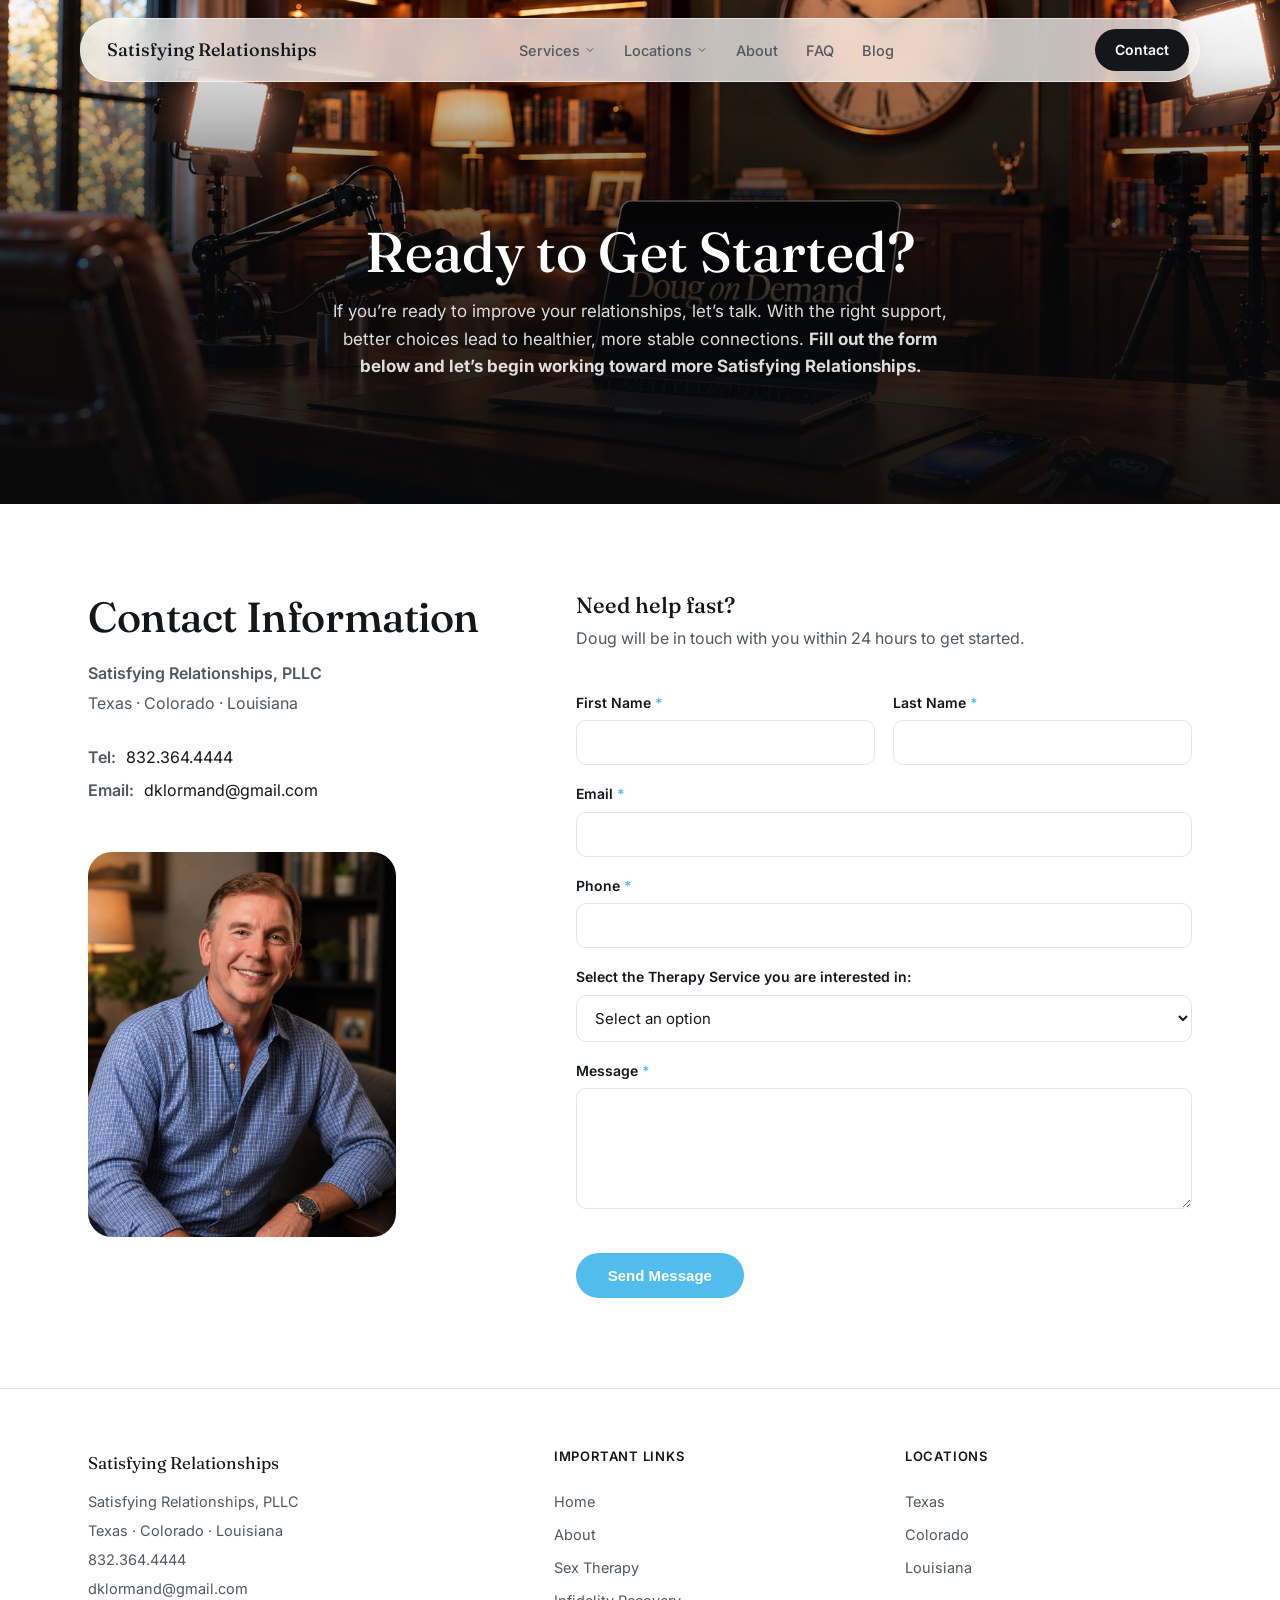
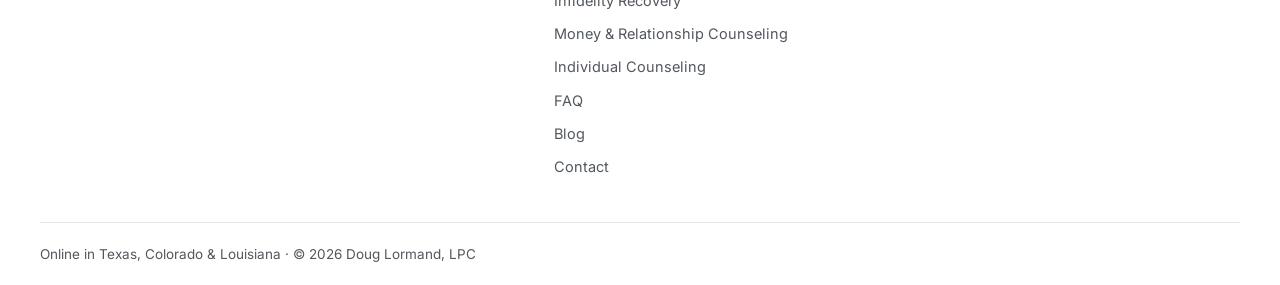
<file: contact.html>
<!doctype html>
<html lang="en">
<head>
<meta charset="UTF-8">
<meta name="viewport" content="width=device-width, initial-scale=1.0">
<title>Contact &mdash; Satisfying Relationships</title>
<meta name="description" content="Get in touch with Doug Lormand, LPC. Fill out the form and hear back within 24 hours to get started, online in Texas, Colorado, and Louisiana.">
<link rel="preconnect" href="https://fonts.googleapis.com">
<link rel="preconnect" href="https://fonts.gstatic.com" crossorigin>
<link href="https://fonts.googleapis.com/css2?family=Fraunces:ital,opsz,wght@0,9..144,400;0,9..144,500;0,9..144,600;1,9..144,400;1,9..144,500&family=Inter:wght@400;500;600&display=swap" rel="stylesheet">
<link rel="stylesheet" href="css/styles.css">
<link rel="icon" type="image/png" href="Images/sr-logo.png">
<script src="https://challenges.cloudflare.com/turnstile/v0/api.js" async defer></script>
<!-- Google tag (gtag.js) -->
<script async src="https://www.googletagmanager.com/gtag/js?id=G-M1H8F3KCVY"></script>
<script>
  window.dataLayer = window.dataLayer || [];
  function gtag(){dataLayer.push(arguments);}
  gtag('js', new Date());

  gtag('config', 'G-M1H8F3KCVY');
</script>
</head>
<body>

<a class="skip-link" href="#main">Skip to content</a>

<!-- ============ NAV ============ -->
<header class="nav" id="nav">
  <div class="nav__bar">
    <a class="nav__logo" href="index.html"><span>Satisfying Relationships</span></a>

    <nav class="nav__links" aria-label="Primary">
      <div class="nav__dropdown">
        <button class="nav__dropdown-trigger" aria-haspopup="true" aria-expanded="false">
          Services
          <svg class="nav__dropdown-chevron" viewBox="0 0 24 24" width="12" height="12" fill="none" stroke="currentColor" stroke-width="2"><path d="M6 9l6 6 6-6" stroke-linecap="round" stroke-linejoin="round"/></svg>
        </button>
        <div class="nav__dropdown-menu">
          <a href="individual-therapy.html">Individual Counseling</a>
          <a href="sex-therapy.html">Sex Therapy</a>
          <a href="infidelity-recovery.html">Infidelity Recovery</a>
          <a href="money-counseling.html">Money &amp; Relationship Counseling</a>
        </div>
      </div>
      <div class="nav__dropdown">
        <button class="nav__dropdown-trigger" aria-haspopup="true" aria-expanded="false">
          Locations
          <svg class="nav__dropdown-chevron" viewBox="0 0 24 24" width="12" height="12" fill="none" stroke="currentColor" stroke-width="2"><path d="M6 9l6 6 6-6" stroke-linecap="round" stroke-linejoin="round"/></svg>
        </button>
        <div class="nav__dropdown-menu">
          <a href="texas.html">Texas</a>
          <a href="colorado.html">Colorado</a>
          <a href="louisiana.html">Louisiana</a>
        </div>
      </div>
      <a href="about.html">About</a>
      <a href="faq.html">FAQ</a>
      <a href="blog.html">Blog</a>
    </nav>

    <a class="nav__contact" href="contact.html">Contact</a>

    <button class="nav__toggle" id="navToggle" aria-label="Open menu" aria-expanded="false" aria-controls="navMobile">
      <span></span><span></span><span></span>
    </button>
  </div>

  <div class="nav__mobile" id="navMobile">
    <a href="index.html">Home</a>
    <div class="nav__mobile-group">
      <button class="nav__mobile-label" type="button" aria-expanded="false">
        Services
        <svg class="nav__mobile-chevron" viewBox="0 0 24 24" width="12" height="12" fill="none" stroke="currentColor" stroke-width="2" aria-hidden="true"><path d="M6 9l6 6 6-6" stroke-linecap="round" stroke-linejoin="round"/></svg>
      </button>
      <div class="nav__mobile-submenu">
        <a href="individual-therapy.html" class="nav__mobile-sublink">Individual Counseling</a>
        <a href="sex-therapy.html" class="nav__mobile-sublink">Sex Therapy</a>
        <a href="infidelity-recovery.html" class="nav__mobile-sublink">Infidelity Recovery</a>
        <a href="money-counseling.html" class="nav__mobile-sublink">Money &amp; Relationship Counseling</a>
      </div>
    </div>
    <div class="nav__mobile-group">
      <button class="nav__mobile-label" type="button" aria-expanded="false">
        Locations
        <svg class="nav__mobile-chevron" viewBox="0 0 24 24" width="12" height="12" fill="none" stroke="currentColor" stroke-width="2" aria-hidden="true"><path d="M6 9l6 6 6-6" stroke-linecap="round" stroke-linejoin="round"/></svg>
      </button>
      <div class="nav__mobile-submenu">
        <a href="texas.html" class="nav__mobile-sublink">Texas</a>
        <a href="colorado.html" class="nav__mobile-sublink">Colorado</a>
        <a href="louisiana.html" class="nav__mobile-sublink">Louisiana</a>
      </div>
    </div>
    <a href="about.html">About</a>
    <a href="faq.html">FAQ</a>
    <a href="blog.html">Blog</a>
    <a href="contact.html">Contact</a>
  </div>
</header>

<main id="main">

  <!-- ============ HERO ============ -->
  <section class="page-hero">
    <div class="page-hero__media" aria-hidden="true">
      <img class="page-hero__bg" src="Images/contact.jpg" alt="" role="presentation">
      <div class="page-hero__scrim"></div>
    </div>
    <div class="wrap">
      <h1 class="reveal">Ready to Get Started?</h1>
      <p class="page-hero__sub reveal">If you&rsquo;re ready to improve your relationships, let&rsquo;s talk. With the right support, better choices lead to healthier, more stable connections. <strong>Fill out the form below and let&rsquo;s begin working toward more Satisfying Relationships.</strong></p>
    </div>
  </section>

  <!-- ============ CONTACT ============ -->
  <section class="contact-section">
    <div class="wrap contact-grid">

      <div class="contact-info reveal">
        <h2 class="section-heading">Contact Information</h2>
        <p class="contact-info__org">Satisfying Relationships, PLLC</p>
        <p class="contact-info__states">Texas &middot; Colorado &middot; Louisiana</p>
        <div class="contact-info__details">
          <p><span>Tel:</span> <a href="tel:8323644444">832.364.4444</a></p>
          <p><span>Email:</span> <a href="mailto:dklormand@gmail.com">dklormand@gmail.com</a></p>
        </div>

        <div class="contact-photo">
          <img class="content-block__img" src="Images/meet-doug-lormand.jpg" alt="Doug Lormand, LPC" loading="lazy">
        </div>
      </div>

      <div class="contact-form-wrap reveal">
        <h3 class="contact-info__intro-heading">Need help fast?</h3>
        <p class="contact-info__intro">Doug will be in touch with you within 24 hours to get started.</p>

        <p class="contact-form__notice contact-form__notice--success" id="contactSuccess">Thanks for reaching out, Doug will be in touch within 24 hours.</p>
        <p class="contact-form__notice contact-form__notice--error" id="contactError">Something went wrong sending your message. Please try again, or call <a href="tel:8323644444">832.364.4444</a>.</p>

        <form class="contact-form" action="/api/contact" method="post">
          <input type="text" name="website" tabindex="-1" autocomplete="off" style="position:absolute; left:-9999px;" aria-hidden="true">
          <div class="contact-form__row">
            <div class="contact-form__field">
              <label for="firstName">First Name <span class="contact-form__required" aria-hidden="true">*</span></label>
              <input type="text" id="firstName" name="firstName" required>
            </div>
            <div class="contact-form__field">
              <label for="lastName">Last Name <span class="contact-form__required" aria-hidden="true">*</span></label>
              <input type="text" id="lastName" name="lastName" required>
            </div>
          </div>

          <div class="contact-form__field">
            <label for="email">Email <span class="contact-form__required" aria-hidden="true">*</span></label>
            <input type="email" id="email" name="email" required>
          </div>

          <div class="contact-form__field">
            <label for="phone">Phone <span class="contact-form__required" aria-hidden="true">*</span></label>
            <input type="tel" id="phone" name="phone" required>
          </div>

          <div class="contact-form__field">
            <label for="service">Select the Therapy Service you are interested in:</label>
            <select id="service" name="service">
              <option value="" selected>Select an option</option>
              <option value="Couples Therapy">Couples Therapy</option>
              <option value="Sex Therapy">Sex Therapy</option>
              <option value="Individual Therapy">Individual Therapy</option>
            </select>
          </div>

          <div class="contact-form__field">
            <label for="message">Message <span class="contact-form__required" aria-hidden="true">*</span></label>
            <textarea id="message" name="message" rows="5" required></textarea>
          </div>

          <div class="cf-turnstile" data-sitekey="0x4AAAAAAFOdGVuz9sbF9O7Q"></div>

          <button type="submit" class="contact-form__submit">Send Message</button>
        </form>
      </div>

    </div>
  </section>

</main>

<footer class="footer">
  <div class="wrap footer__grid">
    <div class="footer__brand">
      <span class="footer__logo">Satisfying Relationships</span>
      <p>Satisfying Relationships, PLLC</p>
      <p>Texas &middot; Colorado &middot; Louisiana</p>
      <p><a href="tel:8323644444">832.364.4444</a></p>
      <p><a href="mailto:dklormand@gmail.com">dklormand@gmail.com</a></p>
    </div>

    <div class="footer__col">
      <h3 class="footer__heading">Important Links</h3>
      <a href="index.html">Home</a>
      <a href="about.html">About</a>
      <a href="sex-therapy.html">Sex Therapy</a>
      <a href="infidelity-recovery.html">Infidelity Recovery</a>
      <a href="money-counseling.html">Money &amp; Relationship Counseling</a>
      <a href="individual-therapy.html">Individual Counseling</a>
      <a href="faq.html">FAQ</a>
      <a href="blog.html">Blog</a>
      <a href="contact.html">Contact</a>
    </div>

    <div class="footer__col">
      <h3 class="footer__heading">Locations</h3>
      <a href="texas.html">Texas</a>
      <a href="colorado.html">Colorado</a>
      <a href="louisiana.html">Louisiana</a>
    </div>
  </div>

  <div class="wrap footer__bottom">
    <span class="footer__meta">Online in Texas, Colorado &amp; Louisiana &middot; &copy; <span id="year"></span> Doug Lormand, LPC</span>
  </div>
</footer>

<script src="js/doug-cta.js"></script>
<script src="js/main.js"></script>
<script>
  (function () {
    var params = new URLSearchParams(window.location.search);
    var notice = null;
    if (params.has('sent')) {
      notice = document.getElementById('contactSuccess');
    } else if (params.has('error')) {
      notice = document.getElementById('contactError');
    }
    if (notice) {
      notice.classList.add('is-visible');
      notice.scrollIntoView({ behavior: 'smooth', block: 'center' });
      window.history.replaceState({}, '', window.location.pathname);
    }
  })();
</script>
</body>
</html>
</file>
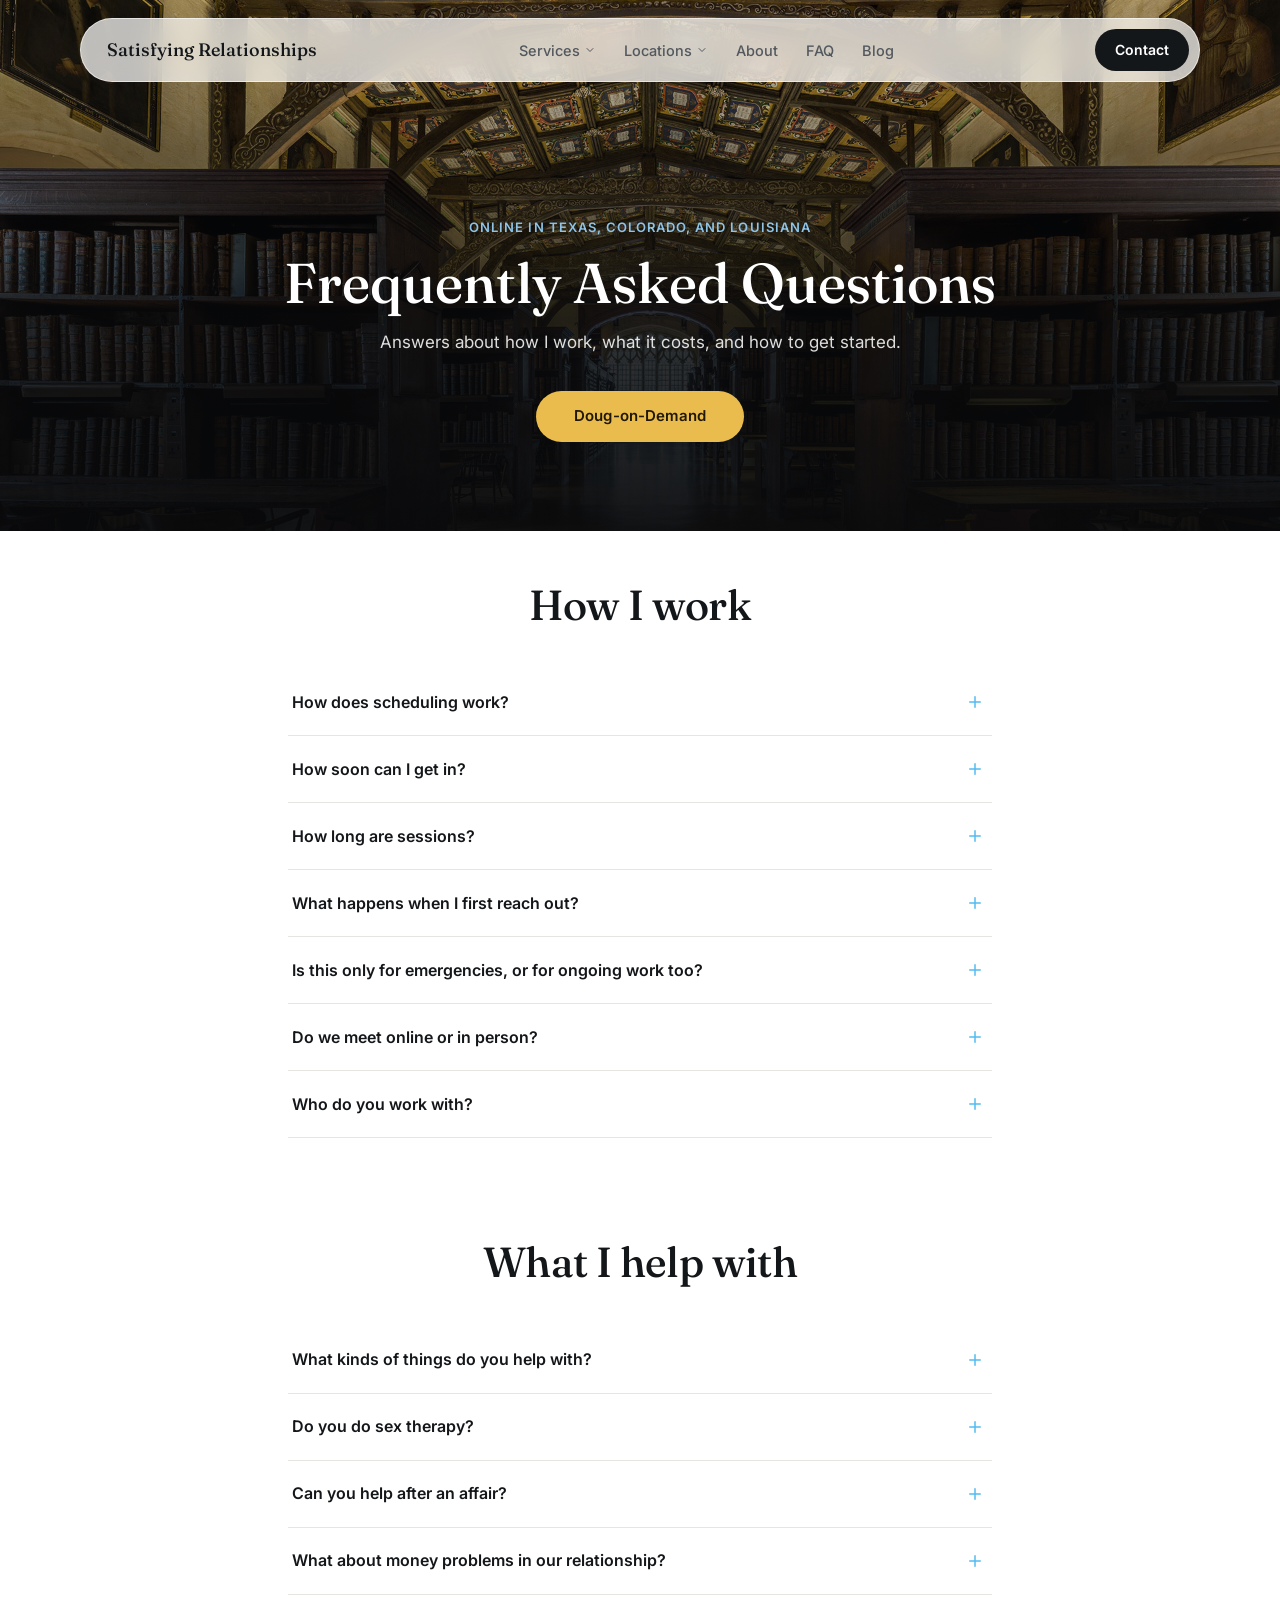
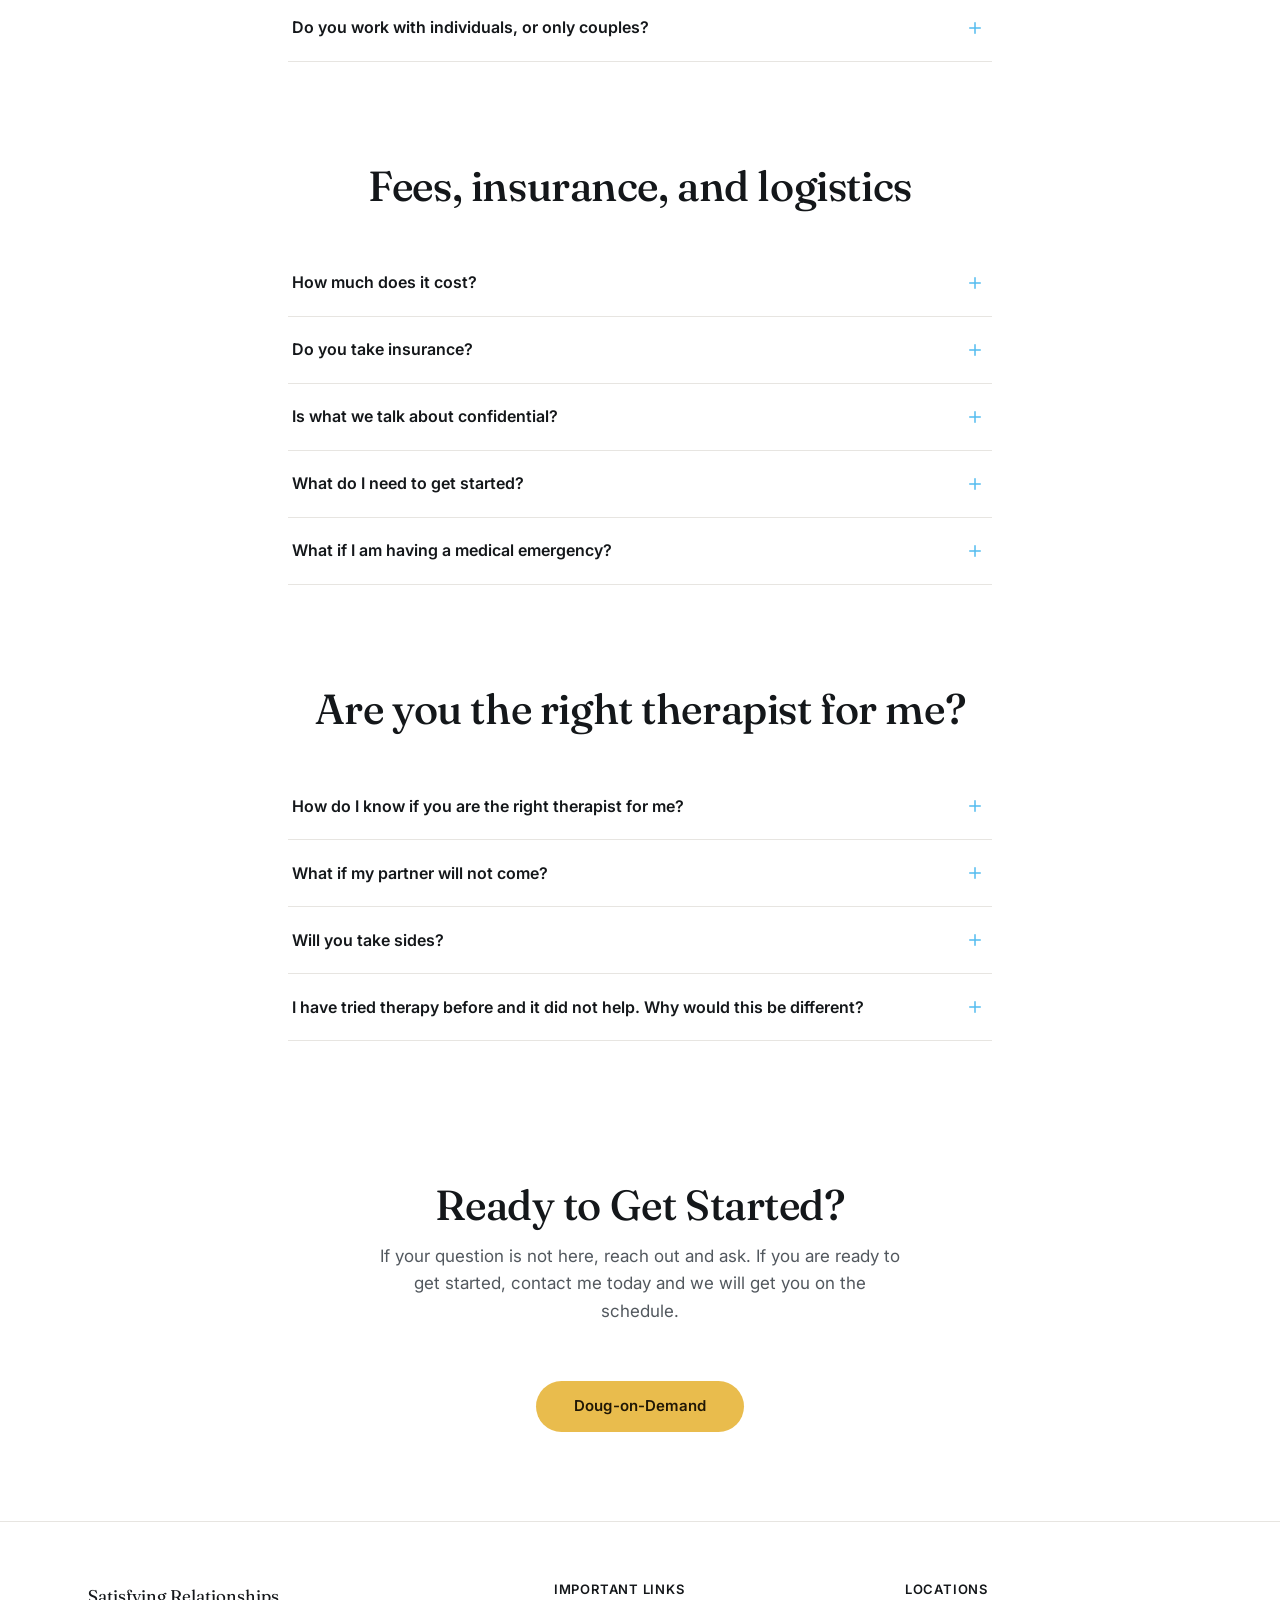
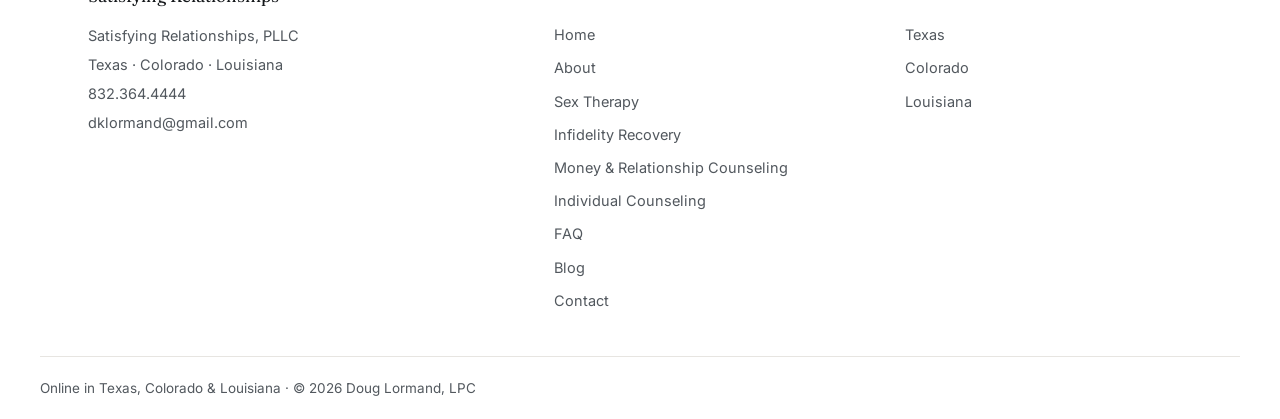
<file: faq.html>
<!doctype html>
<html lang="en">
<head>
<meta charset="UTF-8">
<meta name="viewport" content="width=device-width, initial-scale=1.0">
<title>Frequently Asked Questions &mdash; Satisfying Relationships</title>
<meta name="description" content="Answers about how Doug works, what it costs, and how to get started. Online in Texas, Colorado, and Louisiana.">
<link rel="preconnect" href="https://fonts.googleapis.com">
<link rel="preconnect" href="https://fonts.gstatic.com" crossorigin>
<link href="https://fonts.googleapis.com/css2?family=Fraunces:ital,opsz,wght@0,9..144,400;0,9..144,500;0,9..144,600;1,9..144,400;1,9..144,500&family=Inter:wght@400;500;600&display=swap" rel="stylesheet">
<link rel="stylesheet" href="css/styles.css">
<link rel="icon" type="image/png" href="Images/sr-logo.png">
<script type="application/ld+json">
{
  "@context": "https://schema.org",
  "@type": "FAQPage",
  "mainEntity": [
    {
      "@type": "Question",
      "name": "How does scheduling work?",
      "acceptedAnswer": {
        "@type": "Answer",
        "text": "Not the usual way: I do not always put you in a standing slot at the same time every week. I keep the room open so I can be there when something real comes up, the bad day, the blowup, the decision that cannot wait. You reach out when you need to, and we get you in."
      }
    },
    {
      "@type": "Question",
      "name": "How soon can I get in?",
      "acceptedAnswer": {
        "@type": "Answer",
        "text": "Usually fast. Reach out and you can often be on the schedule within 24 hours, frequently the same day, and if you message late at night or after hours, I aim to reach you the next morning. The whole point is that you are not sitting on a weeks-long waitlist while things get worse."
      }
    },
    {
      "@type": "Question",
      "name": "How long are sessions?",
      "acceptedAnswer": {
        "@type": "Answer",
        "text": "As long as the moment needs. Some things get handled in a normal session. Sometimes you need more time in one sitting, and I make room for that. We’ll discuss how to lengthen your time in therapy."
      }
    },
    {
      "@type": "Question",
      "name": "What happens when I first reach out?",
      "acceptedAnswer": {
        "@type": "Answer",
        "text": "You can fill out the contact form with your contact information and a brief summary of what’s going on. If you are new, you complete a short set of intake forms online. Then I reach out to you personally to start, no front desk, no phone tree."
      }
    },
    {
      "@type": "Question",
      "name": "Is this only for emergencies, or for ongoing work too?",
      "acceptedAnswer": {
        "@type": "Answer",
        "text": "Both are common. A lot of people first reach out when things have boiled over, then keep working with me from there. Others come in for ongoing therapy from the start. Being reachable when things get overwhelming is how I work, not a separate track you have to choose."
      }
    },
    {
      "@type": "Question",
      "name": "Do we meet online or in person?",
      "acceptedAnswer": {
        "@type": "Answer",
        "text": "All sessions begin online. Sessions happen by secure video or phone, so you can meet from somewhere private without waiting on a first available in-person slot. You do need to be physically located in Texas, Colorado, or Louisiana, since those are the states where I am licensed."
      }
    },
    {
      "@type": "Question",
      "name": "Who do you work with?",
      "acceptedAnswer": {
        "@type": "Answer",
        "text": "Adults, individuals and couples. Most of my clients are struggling with relationships, intimacy, trust, communication, money, or a major life decision. I work with people of all genders, orientations, and relationship structures."
      }
    },
    {
      "@type": "Question",
      "name": "What kinds of things do you help with?",
      "acceptedAnswer": {
        "@type": "Answer",
        "text": "Relationships and communication, sex and intimacy, infidelity and rebuilding trust, and money conflict in relationships, plus the big decisions that come with all of it. If you are not sure which bucket you fall in, reach out and we will sort it out together."
      }
    },
    {
      "@type": "Question",
      "name": "Do you do sex therapy?",
      "acceptedAnswer": {
        "@type": "Answer",
        "text": "Yes. I am an AASECT-certified sex therapist, and I work with desire, intimacy, arousal and performance worries, and sexual self-discovery. See the Sex Therapy page for more."
      }
    },
    {
      "@type": "Question",
      "name": "Can you help after an affair?",
      "acceptedAnswer": {
        "@type": "Answer",
        "text": "Yes. I work with couples and individuals on rebuilding trust after infidelity, and on deciding what comes next. See the Infidelity Recovery page."
      }
    },
    {
      "@type": "Question",
      "name": "What about money problems in our relationship?",
      "acceptedAnswer": {
        "@type": "Answer",
        "text": "Yes. When money is driving the conflict, hidden debt, financial betrayal, or who controls what, I help with the relationship side of it. See the Money and Relationship Counseling page."
      }
    },
    {
      "@type": "Question",
      "name": "Do you work with individuals, or only couples?",
      "acceptedAnswer": {
        "@type": "Answer",
        "text": "Both. Sometimes both partners come in. Sometimes one person comes to work on their side of things. Either is real work, and either is welcome."
      }
    },
    {
      "@type": "Question",
      "name": "How much does it cost?",
      "acceptedAnswer": {
        "@type": "Answer",
        "text": "Fees depend on what you need, and I keep it straightforward. You will get the specifics when you reach out, before anything is booked."
      }
    },
    {
      "@type": "Question",
      "name": "Do you take insurance?",
      "acceptedAnswer": {
        "@type": "Answer",
        "text": "I offer private-pay sessions and work with select insurance through third-party platforms, depending on what is available for your plan. I can also provide documentation for out-of-network reimbursement when it applies. We will go over what fits your situation when you reach out."
      }
    },
    {
      "@type": "Question",
      "name": "Is what we talk about confidential?",
      "acceptedAnswer": {
        "@type": "Answer",
        "text": "Yes, within the limits the law sets for any licensed therapist. If anything would ever require me to step outside that, I will explain what those limits are."
      }
    },
    {
      "@type": "Question",
      "name": "What do I need to get started?",
      "acceptedAnswer": {
        "@type": "Answer",
        "text": "A phone or computer, a private spot, and a working phone number on the contact form. If you are a new client, the short intake forms come to your inbox to complete online before we meet."
      }
    },
    {
      "@type": "Question",
      "name": "What if I am having a medical emergency?",
      "acceptedAnswer": {
        "@type": "Answer",
        "text": "If you are in immediate danger or experiencing a medical emergency, call 911 or go to your nearest emergency room. Therapy with me is not a crisis or emergency service."
      }
    },
    {
      "@type": "Question",
      "name": "How do I know if you are the right therapist for me?",
      "acceptedAnswer": {
        "@type": "Answer",
        "text": "Most people know pretty quick whether my style fits. I am direct, practical, and I am going to encourage engagement. If you want someone who will be honest with you and help you move, we will probably work well together. If you want someone to only agree with you, I am likely not your guy."
      }
    },
    {
      "@type": "Question",
      "name": "What if my partner will not come?",
      "acceptedAnswer": {
        "@type": "Answer",
        "text": "That happens, and it does not mean you are stuck. A lot can shift when one person starts working on it honestly, and we can do real work with just you in the room."
      }
    },
    {
      "@type": "Question",
      "name": "Will you take sides?",
      "acceptedAnswer": {
        "@type": "Answer",
        "text": "No. I am not there to hand down a verdict or pick a winner. I am there to be honest with both of you and provide skills and tools to help you figure out what you want to do."
      }
    },
    {
      "@type": "Question",
      "name": "I have tried therapy before and it did not help. Why would this be different?",
      "acceptedAnswer": {
        "@type": "Answer",
        "text": "Fair question. A lot of my clients have sat through therapy that felt like talking in circles. I work differently, direct feedback, a focus on patterns, and movement instead of endless processing. I would rather help you do something about the problem than just talk about it."
      }
    }
  ]
}
</script>
<!-- Google tag (gtag.js) -->
<script async src="https://www.googletagmanager.com/gtag/js?id=G-M1H8F3KCVY"></script>
<script>
  window.dataLayer = window.dataLayer || [];
  function gtag(){dataLayer.push(arguments);}
  gtag('js', new Date());

  gtag('config', 'G-M1H8F3KCVY');
</script>
</head>
<body>

<a class="skip-link" href="#main">Skip to content</a>

<!-- ============ NAV ============ -->
<header class="nav" id="nav">
  <div class="nav__bar">
    <a class="nav__logo" href="index.html"><span>Satisfying Relationships</span></a>

    <nav class="nav__links" aria-label="Primary">
      <div class="nav__dropdown">
        <button class="nav__dropdown-trigger" aria-haspopup="true" aria-expanded="false">
          Services
          <svg class="nav__dropdown-chevron" viewBox="0 0 24 24" width="12" height="12" fill="none" stroke="currentColor" stroke-width="2"><path d="M6 9l6 6 6-6" stroke-linecap="round" stroke-linejoin="round"/></svg>
        </button>
        <div class="nav__dropdown-menu">
          <a href="individual-therapy.html">Individual Counseling</a>
          <a href="sex-therapy.html">Sex Therapy</a>
          <a href="infidelity-recovery.html">Infidelity Recovery</a>
          <a href="money-counseling.html">Money &amp; Relationship Counseling</a>
        </div>
      </div>
      <div class="nav__dropdown">
        <button class="nav__dropdown-trigger" aria-haspopup="true" aria-expanded="false">
          Locations
          <svg class="nav__dropdown-chevron" viewBox="0 0 24 24" width="12" height="12" fill="none" stroke="currentColor" stroke-width="2"><path d="M6 9l6 6 6-6" stroke-linecap="round" stroke-linejoin="round"/></svg>
        </button>
        <div class="nav__dropdown-menu">
          <a href="texas.html">Texas</a>
          <a href="colorado.html">Colorado</a>
          <a href="louisiana.html">Louisiana</a>
        </div>
      </div>
      <a href="about.html">About</a>
      <a href="faq.html">FAQ</a>
      <a href="blog.html">Blog</a>
    </nav>

    <a class="nav__contact" href="contact.html">Contact</a>

    <button class="nav__toggle" id="navToggle" aria-label="Open menu" aria-expanded="false" aria-controls="navMobile">
      <span></span><span></span><span></span>
    </button>
  </div>

  <div class="nav__mobile" id="navMobile">
    <a href="index.html">Home</a>
    <div class="nav__mobile-group">
      <button class="nav__mobile-label" type="button" aria-expanded="false">
        Services
        <svg class="nav__mobile-chevron" viewBox="0 0 24 24" width="12" height="12" fill="none" stroke="currentColor" stroke-width="2" aria-hidden="true"><path d="M6 9l6 6 6-6" stroke-linecap="round" stroke-linejoin="round"/></svg>
      </button>
      <div class="nav__mobile-submenu">
        <a href="individual-therapy.html" class="nav__mobile-sublink">Individual Counseling</a>
        <a href="sex-therapy.html" class="nav__mobile-sublink">Sex Therapy</a>
        <a href="infidelity-recovery.html" class="nav__mobile-sublink">Infidelity Recovery</a>
        <a href="money-counseling.html" class="nav__mobile-sublink">Money &amp; Relationship Counseling</a>
      </div>
    </div>
    <div class="nav__mobile-group">
      <button class="nav__mobile-label" type="button" aria-expanded="false">
        Locations
        <svg class="nav__mobile-chevron" viewBox="0 0 24 24" width="12" height="12" fill="none" stroke="currentColor" stroke-width="2" aria-hidden="true"><path d="M6 9l6 6 6-6" stroke-linecap="round" stroke-linejoin="round"/></svg>
      </button>
      <div class="nav__mobile-submenu">
        <a href="texas.html" class="nav__mobile-sublink">Texas</a>
        <a href="colorado.html" class="nav__mobile-sublink">Colorado</a>
        <a href="louisiana.html" class="nav__mobile-sublink">Louisiana</a>
      </div>
    </div>
    <a href="about.html">About</a>
    <a href="faq.html">FAQ</a>
    <a href="blog.html">Blog</a>
    <a href="contact.html">Contact</a>
  </div>
</header>

<main id="main">

  <!-- ============ HERO ============ -->
  <section class="page-hero">
    <div class="page-hero__media" aria-hidden="true">
      <img class="page-hero__bg" src="Images/faq.jpg" alt="" role="presentation">
      <div class="page-hero__scrim"></div>
    </div>
    <div class="wrap">
      <h2 class="reveal">Online in Texas, Colorado, and Louisiana</h2>
      <h1 class="reveal">Frequently Asked Questions</h1>
      <p class="page-hero__sub reveal">Answers about how I work, what it costs, and how to get started.</p>
      <div class="page-hero__actions reveal">
        <doug-cta href="#" label="Doug-on-Demand" hover-label="Get Started Now"></doug-cta>
      </div>
    </div>
  </section>

  <!-- ============ FAQ GROUPS ============ -->
  <section>
    <div class="wrap wrap--narrow">

      <div class="faq-group reveal">
        <h2 class="section-heading">How I work</h2>

        <details class="faq-item">
          <summary>How does scheduling work?
            <span class="faq-item__icon" aria-hidden="true"><svg viewBox="0 0 24 24" width="18" height="18" fill="none" stroke="currentColor" stroke-width="2" stroke-linecap="round"><path d="M12 5v14M5 12h14"/></svg></span>
          </summary>
          <p>Not the usual way: I do not always put you in a standing slot at the same time every week. I keep the room open so I can be there when something real comes up, the bad day, the blowup, the decision that cannot wait. You reach out when you need to, and we get you in.</p>
        </details>

        <details class="faq-item">
          <summary>How soon can I get in?
            <span class="faq-item__icon" aria-hidden="true"><svg viewBox="0 0 24 24" width="18" height="18" fill="none" stroke="currentColor" stroke-width="2" stroke-linecap="round"><path d="M12 5v14M5 12h14"/></svg></span>
          </summary>
          <p>Usually fast. Reach out and you can often be on the schedule within 24 hours, frequently the same day, and if you message late at night or after hours, I aim to reach you the next morning. The whole point is that you are not sitting on a weeks-long waitlist while things get worse.</p>
        </details>

        <details class="faq-item">
          <summary>How long are sessions?
            <span class="faq-item__icon" aria-hidden="true"><svg viewBox="0 0 24 24" width="18" height="18" fill="none" stroke="currentColor" stroke-width="2" stroke-linecap="round"><path d="M12 5v14M5 12h14"/></svg></span>
          </summary>
          <p>As long as the moment needs. Some things get handled in a normal session. Sometimes you need more time in one sitting, and I make room for that. We&rsquo;ll discuss how to lengthen your time in therapy.</p>
        </details>

        <details class="faq-item">
          <summary>What happens when I first reach out?
            <span class="faq-item__icon" aria-hidden="true"><svg viewBox="0 0 24 24" width="18" height="18" fill="none" stroke="currentColor" stroke-width="2" stroke-linecap="round"><path d="M12 5v14M5 12h14"/></svg></span>
          </summary>
          <p>You can fill out the contact form with your contact information and a brief summary of what&rsquo;s going on. If you are new, you complete a short set of intake forms online. Then I reach out to you personally to start, no front desk, no phone tree.</p>
        </details>

        <details class="faq-item">
          <summary>Is this only for emergencies, or for ongoing work too?
            <span class="faq-item__icon" aria-hidden="true"><svg viewBox="0 0 24 24" width="18" height="18" fill="none" stroke="currentColor" stroke-width="2" stroke-linecap="round"><path d="M12 5v14M5 12h14"/></svg></span>
          </summary>
          <p>Both are common. A lot of people first reach out when things have boiled over, then keep working with me from there. Others come in for ongoing therapy from the start. Being reachable when things get overwhelming is how I work, not a separate track you have to choose.</p>
        </details>

        <details class="faq-item">
          <summary>Do we meet online or in person?
            <span class="faq-item__icon" aria-hidden="true"><svg viewBox="0 0 24 24" width="18" height="18" fill="none" stroke="currentColor" stroke-width="2" stroke-linecap="round"><path d="M12 5v14M5 12h14"/></svg></span>
          </summary>
          <p>All sessions begin online. Sessions happen by secure video or phone, so you can meet from somewhere private without waiting on a first available in-person slot. You do need to be physically located in Texas, Colorado, or Louisiana, since those are the states where I am licensed.</p>
          <p>For some clients, in-person sessions are also an option. If that&rsquo;s something you&rsquo;re interested in, we can discuss it once we&rsquo;ve connected on a video session.</p>
        </details>

        <details class="faq-item">
          <summary>Who do you work with?
            <span class="faq-item__icon" aria-hidden="true"><svg viewBox="0 0 24 24" width="18" height="18" fill="none" stroke="currentColor" stroke-width="2" stroke-linecap="round"><path d="M12 5v14M5 12h14"/></svg></span>
          </summary>
          <p>Adults, individuals and couples. Most of my clients are struggling with relationships, intimacy, trust, communication, money, or a major life decision. I work with people of all genders, orientations, and relationship structures.</p>
        </details>
      </div>

      <div class="faq-group reveal">
        <h2 class="section-heading">What I help with</h2>

        <details class="faq-item">
          <summary>What kinds of things do you help with?
            <span class="faq-item__icon" aria-hidden="true"><svg viewBox="0 0 24 24" width="18" height="18" fill="none" stroke="currentColor" stroke-width="2" stroke-linecap="round"><path d="M12 5v14M5 12h14"/></svg></span>
          </summary>
          <p>Relationships and communication, sex and intimacy, infidelity and rebuilding trust, and money conflict in relationships, plus the big decisions that come with all of it. If you are not sure which bucket you fall in, reach out and we will sort it out together.</p>
        </details>

        <details class="faq-item">
          <summary>Do you do sex therapy?
            <span class="faq-item__icon" aria-hidden="true"><svg viewBox="0 0 24 24" width="18" height="18" fill="none" stroke="currentColor" stroke-width="2" stroke-linecap="round"><path d="M12 5v14M5 12h14"/></svg></span>
          </summary>
          <p>Yes. I am an AASECT-certified sex therapist, and I work with desire, intimacy, arousal and performance worries, and sexual self-discovery. See the <a class="text-link" href="sex-therapy.html">Sex Therapy page</a> for more.</p>
        </details>

        <details class="faq-item">
          <summary>Can you help after an affair?
            <span class="faq-item__icon" aria-hidden="true"><svg viewBox="0 0 24 24" width="18" height="18" fill="none" stroke="currentColor" stroke-width="2" stroke-linecap="round"><path d="M12 5v14M5 12h14"/></svg></span>
          </summary>
          <p>Yes. I work with couples and individuals on rebuilding trust after infidelity, and on deciding what comes next. See the <a class="text-link" href="infidelity-recovery.html">Infidelity Recovery page</a>.</p>
        </details>

        <details class="faq-item">
          <summary>What about money problems in our relationship?
            <span class="faq-item__icon" aria-hidden="true"><svg viewBox="0 0 24 24" width="18" height="18" fill="none" stroke="currentColor" stroke-width="2" stroke-linecap="round"><path d="M12 5v14M5 12h14"/></svg></span>
          </summary>
          <p>Yes. When money is driving the conflict, hidden debt, financial betrayal, or who controls what, I help with the relationship side of it. See the <a class="text-link" href="money-counseling.html">Money and Relationship Counseling page</a>.</p>
        </details>

        <details class="faq-item">
          <summary>Do you work with individuals, or only couples?
            <span class="faq-item__icon" aria-hidden="true"><svg viewBox="0 0 24 24" width="18" height="18" fill="none" stroke="currentColor" stroke-width="2" stroke-linecap="round"><path d="M12 5v14M5 12h14"/></svg></span>
          </summary>
          <p>Both. Sometimes both partners come in. Sometimes one person comes to work on their side of things. Either is real work, and either is welcome.</p>
        </details>
      </div>

      <div class="faq-group reveal">
        <h2 class="section-heading">Fees, insurance, and logistics</h2>

        <details class="faq-item">
          <summary>How much does it cost?
            <span class="faq-item__icon" aria-hidden="true"><svg viewBox="0 0 24 24" width="18" height="18" fill="none" stroke="currentColor" stroke-width="2" stroke-linecap="round"><path d="M12 5v14M5 12h14"/></svg></span>
          </summary>
          <p>Fees depend on what you need, and I keep it straightforward. You will get the specifics when you reach out, before anything is booked.</p>
        </details>

        <details class="faq-item">
          <summary>Do you take insurance?
            <span class="faq-item__icon" aria-hidden="true"><svg viewBox="0 0 24 24" width="18" height="18" fill="none" stroke="currentColor" stroke-width="2" stroke-linecap="round"><path d="M12 5v14M5 12h14"/></svg></span>
          </summary>
          <p>I offer private-pay sessions and work with select insurance through third-party platforms, depending on what is available for your plan. I can also provide documentation for out-of-network reimbursement when it applies. We will go over what fits your situation when you reach out.</p>
        </details>

        <details class="faq-item">
          <summary>Is what we talk about confidential?
            <span class="faq-item__icon" aria-hidden="true"><svg viewBox="0 0 24 24" width="18" height="18" fill="none" stroke="currentColor" stroke-width="2" stroke-linecap="round"><path d="M12 5v14M5 12h14"/></svg></span>
          </summary>
          <p>Yes, within the limits the law sets for any licensed therapist. If anything would ever require me to step outside that, I will explain what those limits are.</p>
        </details>

        <details class="faq-item">
          <summary>What do I need to get started?
            <span class="faq-item__icon" aria-hidden="true"><svg viewBox="0 0 24 24" width="18" height="18" fill="none" stroke="currentColor" stroke-width="2" stroke-linecap="round"><path d="M12 5v14M5 12h14"/></svg></span>
          </summary>
          <p>A phone or computer, a private spot, and a working phone number on the contact form. If you are a new client, the short intake forms come to your inbox to complete online before we meet.</p>
        </details>

        <details class="faq-item">
          <summary>What if I am having a medical emergency?
            <span class="faq-item__icon" aria-hidden="true"><svg viewBox="0 0 24 24" width="18" height="18" fill="none" stroke="currentColor" stroke-width="2" stroke-linecap="round"><path d="M12 5v14M5 12h14"/></svg></span>
          </summary>
          <p><em>If you are in immediate danger or experiencing a medical emergency, call 911 or go to your nearest emergency room. Therapy with me is not a crisis or emergency service.</em></p>
        </details>
      </div>

      <div class="faq-group reveal">
        <h2 class="section-heading">Are you the right therapist for me?</h2>

        <details class="faq-item">
          <summary>How do I know if you are the right therapist for me?
            <span class="faq-item__icon" aria-hidden="true"><svg viewBox="0 0 24 24" width="18" height="18" fill="none" stroke="currentColor" stroke-width="2" stroke-linecap="round"><path d="M12 5v14M5 12h14"/></svg></span>
          </summary>
          <p>Most people know pretty quick whether my style fits. I am direct, practical, and I am going to encourage engagement. If you want someone who will be honest with you and help you move, we will probably work well together. If you want someone to only agree with you, I am likely not your guy.</p>
        </details>

        <details class="faq-item">
          <summary>What if my partner will not come?
            <span class="faq-item__icon" aria-hidden="true"><svg viewBox="0 0 24 24" width="18" height="18" fill="none" stroke="currentColor" stroke-width="2" stroke-linecap="round"><path d="M12 5v14M5 12h14"/></svg></span>
          </summary>
          <p>That happens, and it does not mean you are stuck. A lot can shift when one person starts working on it honestly, and we can do real work with just you in the room.</p>
        </details>

        <details class="faq-item">
          <summary>Will you take sides?
            <span class="faq-item__icon" aria-hidden="true"><svg viewBox="0 0 24 24" width="18" height="18" fill="none" stroke="currentColor" stroke-width="2" stroke-linecap="round"><path d="M12 5v14M5 12h14"/></svg></span>
          </summary>
          <p>No. I am not there to hand down a verdict or pick a winner. I am there to be honest with both of you and provide skills and tools to help you figure out what you want to do.</p>
        </details>

        <details class="faq-item">
          <summary>I have tried therapy before and it did not help. Why would this be different?
            <span class="faq-item__icon" aria-hidden="true"><svg viewBox="0 0 24 24" width="18" height="18" fill="none" stroke="currentColor" stroke-width="2" stroke-linecap="round"><path d="M12 5v14M5 12h14"/></svg></span>
          </summary>
          <p>Fair question. A lot of my clients have sat through therapy that felt like talking in circles. I work differently, direct feedback, a focus on patterns, and movement instead of endless processing. I would rather help you do something about the problem than just talk about it.</p>
        </details>
      </div>

    </div>
  </section>

  <!-- ============ CLOSING CTA ============ -->
  <section class="get-started">
    <div class="wrap">
      <h2 class="section-heading reveal">Ready to Get Started?</h2>
      <p class="get-started__intro reveal">If your question is not here, reach out and ask. If you are ready to get started, contact me today and we will get you on the schedule.</p>
      <div class="get-started__cta reveal">
        <doug-cta href="#" label="Doug-on-Demand" hover-label="Get Started Now"></doug-cta>
      </div>
    </div>
  </section>

</main>

<footer class="footer">
  <div class="wrap footer__grid">
    <div class="footer__brand">
      <span class="footer__logo">Satisfying Relationships</span>
      <p>Satisfying Relationships, PLLC</p>
      <p>Texas &middot; Colorado &middot; Louisiana</p>
      <p><a href="tel:8323644444">832.364.4444</a></p>
      <p><a href="mailto:dklormand@gmail.com">dklormand@gmail.com</a></p>
    </div>

    <div class="footer__col">
      <h3 class="footer__heading">Important Links</h3>
      <a href="index.html">Home</a>
      <a href="about.html">About</a>
      <a href="sex-therapy.html">Sex Therapy</a>
      <a href="infidelity-recovery.html">Infidelity Recovery</a>
      <a href="money-counseling.html">Money &amp; Relationship Counseling</a>
      <a href="individual-therapy.html">Individual Counseling</a>
      <a href="faq.html">FAQ</a>
      <a href="blog.html">Blog</a>
      <a href="contact.html">Contact</a>
    </div>

    <div class="footer__col">
      <h3 class="footer__heading">Locations</h3>
      <a href="texas.html">Texas</a>
      <a href="colorado.html">Colorado</a>
      <a href="louisiana.html">Louisiana</a>
    </div>
  </div>

  <div class="wrap footer__bottom">
    <span class="footer__meta">Online in Texas, Colorado &amp; Louisiana &middot; &copy; <span id="year"></span> Doug Lormand, LPC</span>
  </div>
</footer>

<script src="js/doug-cta.js"></script>
<script src="js/main.js"></script>
</body>
</html>
</file>
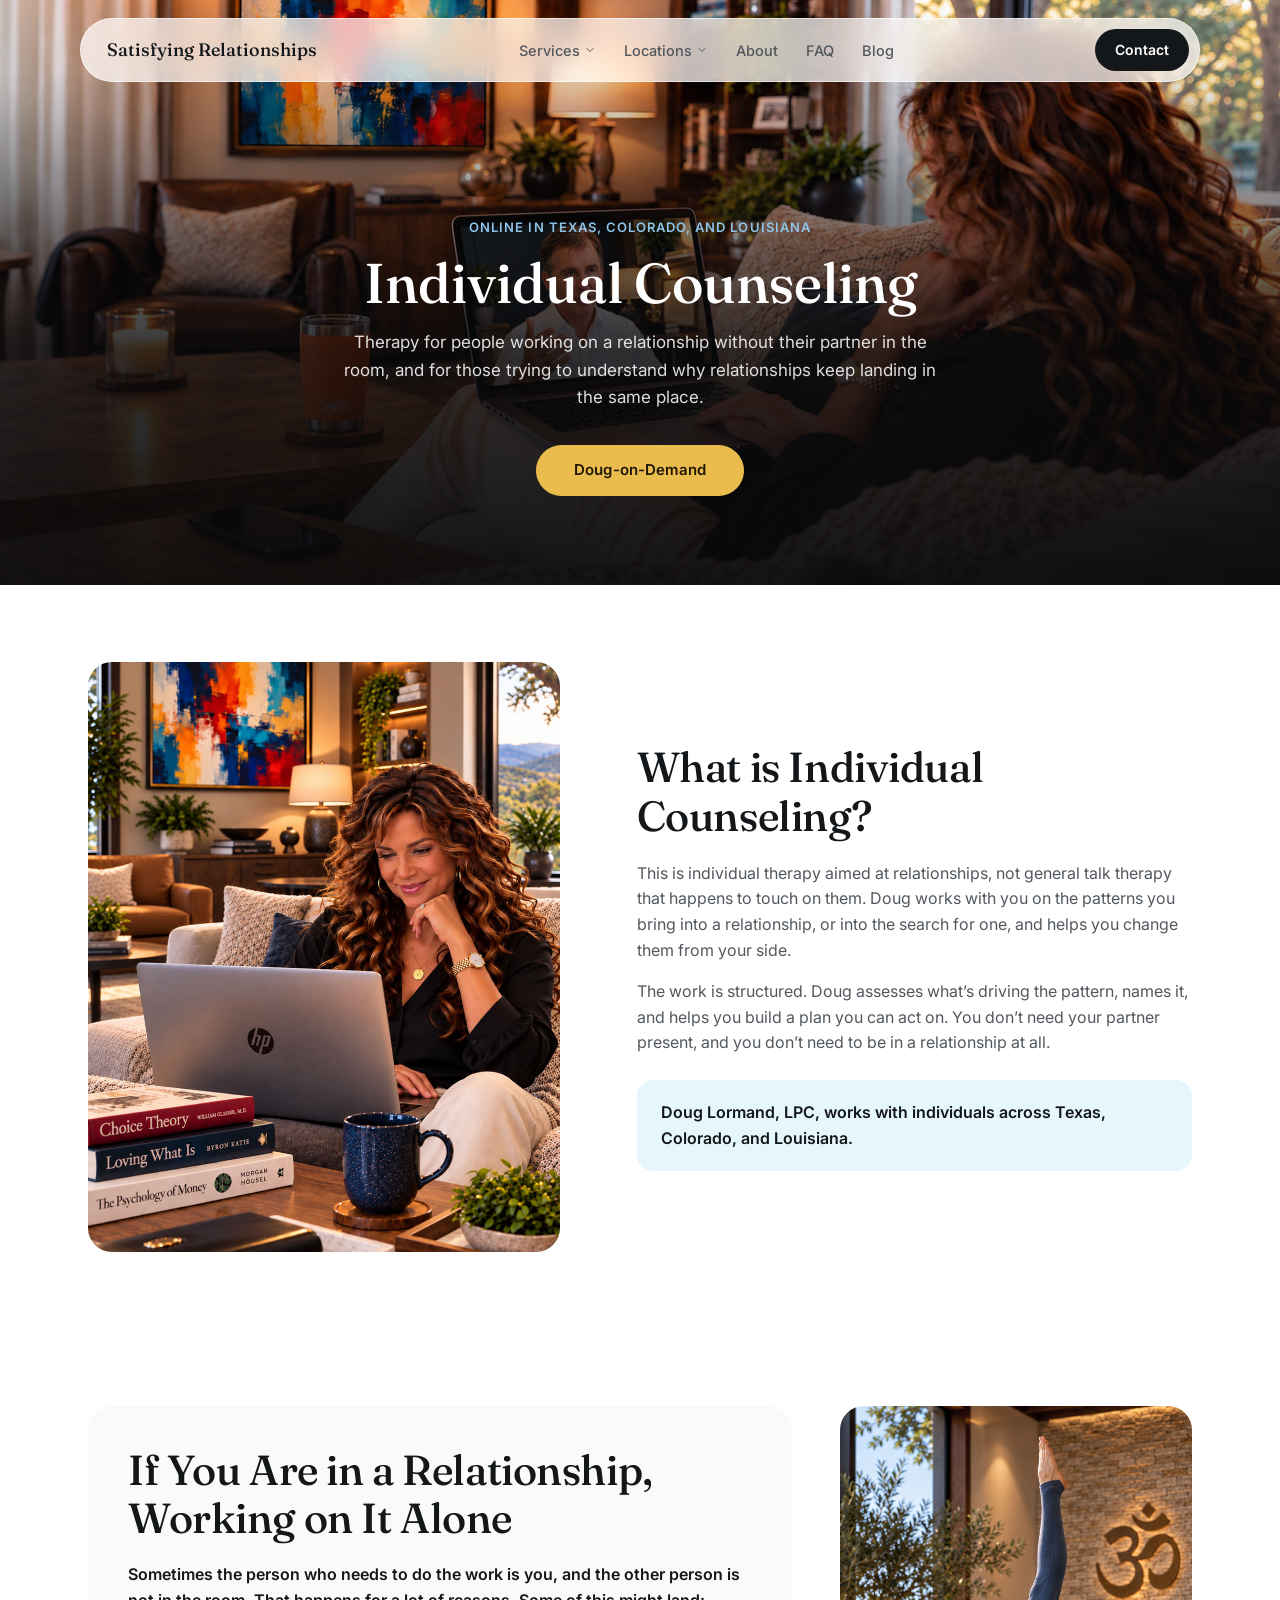
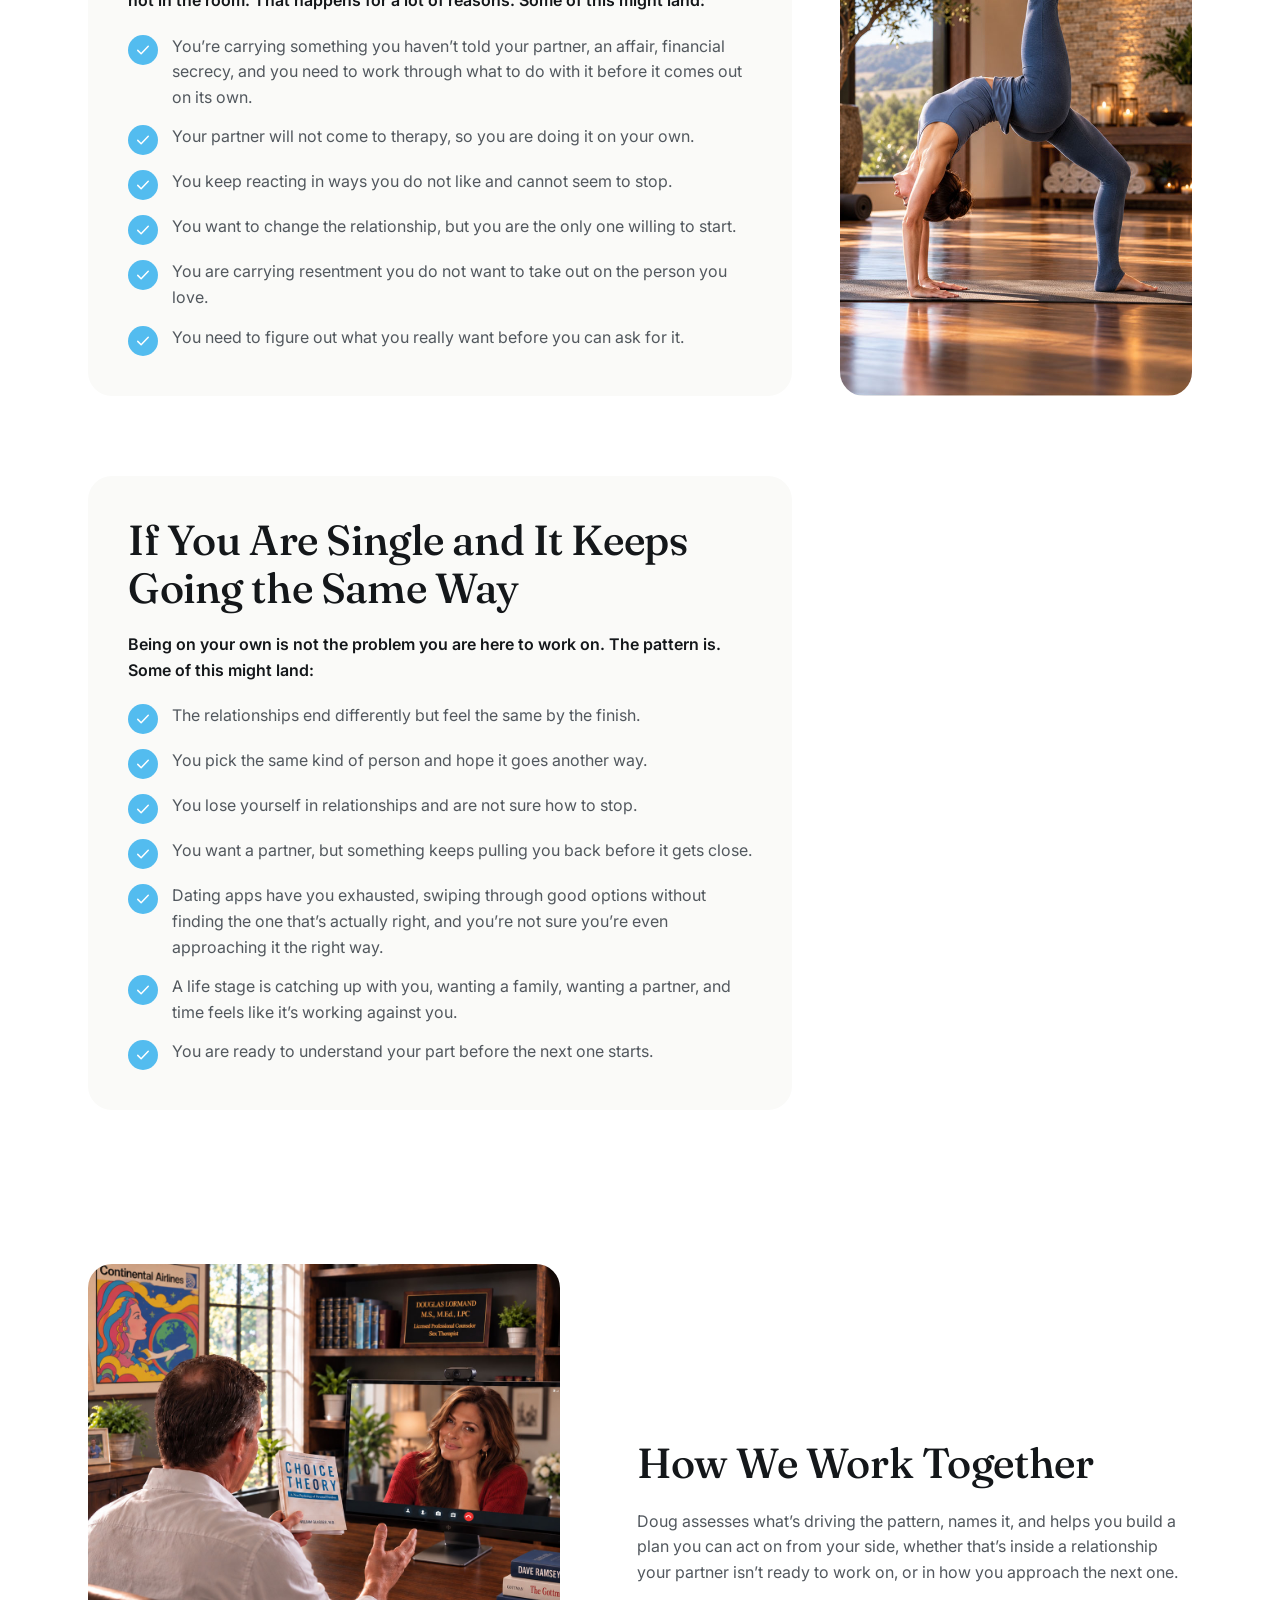
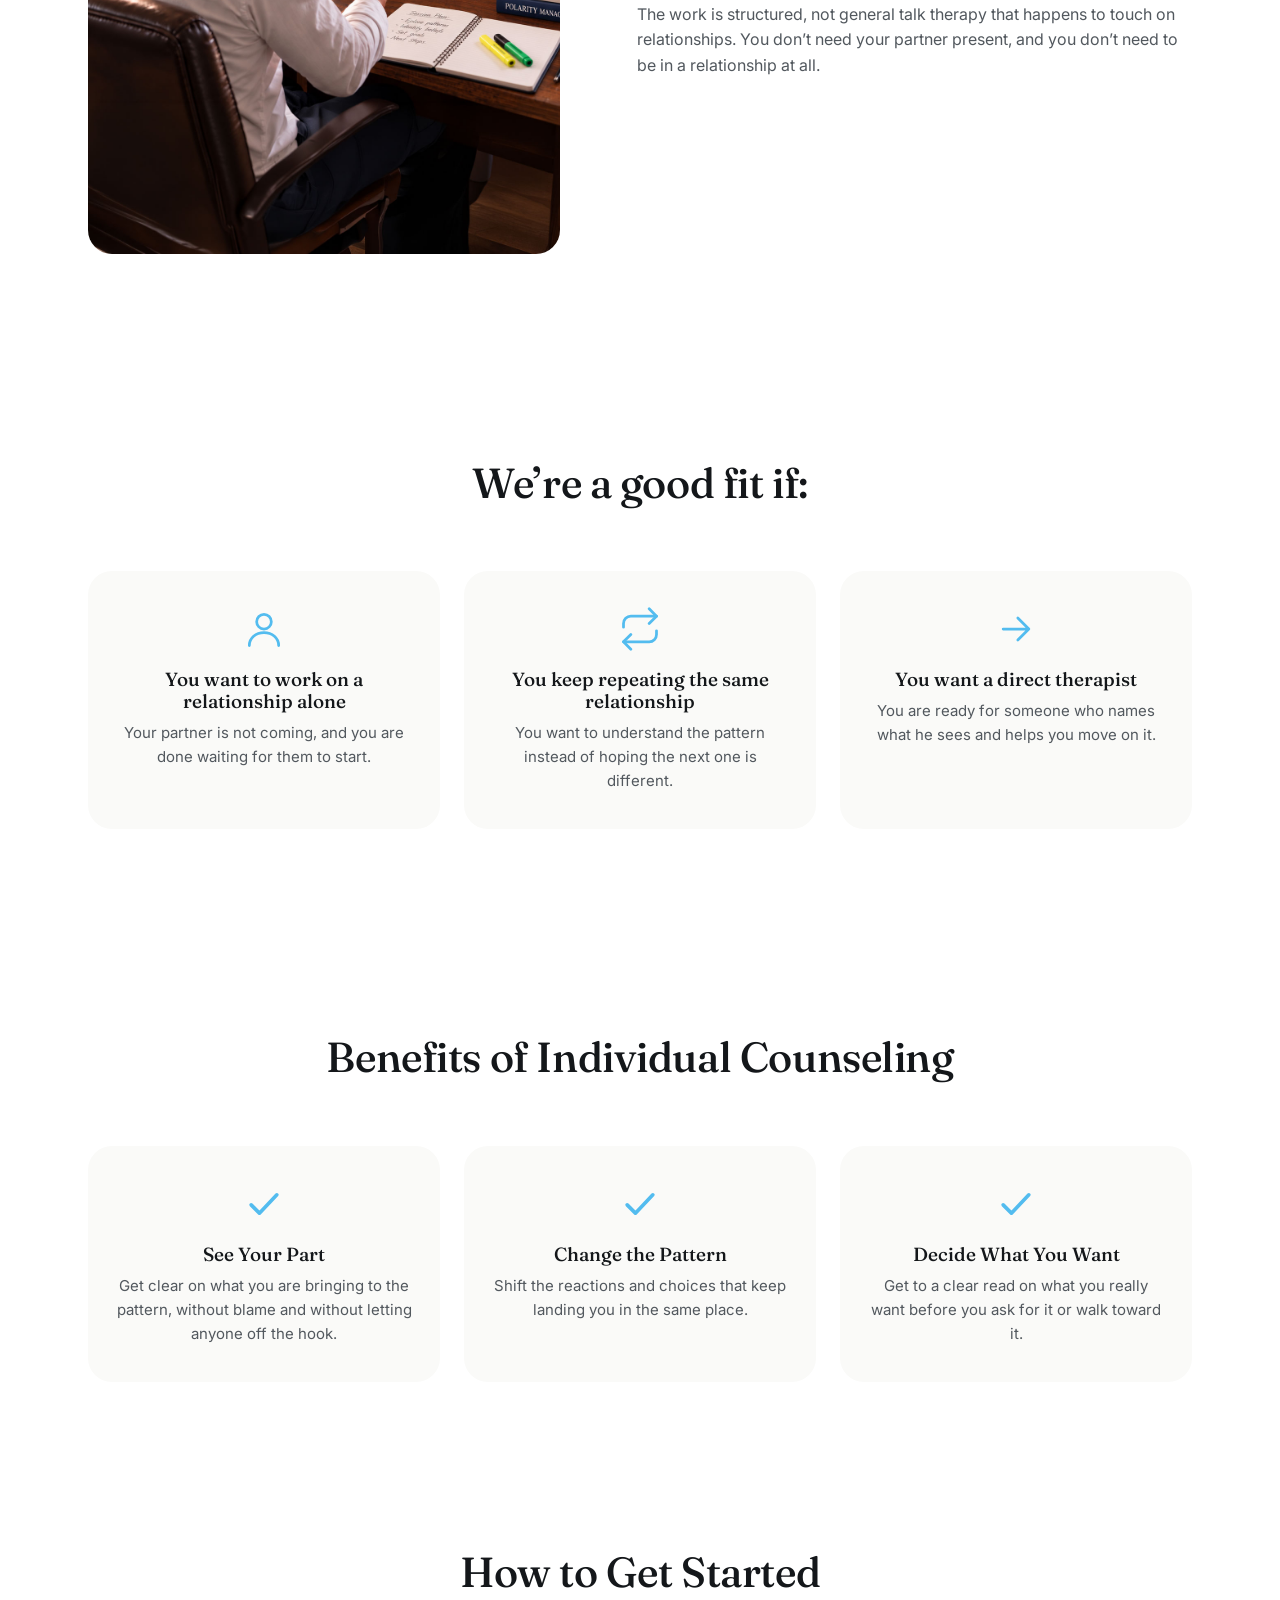
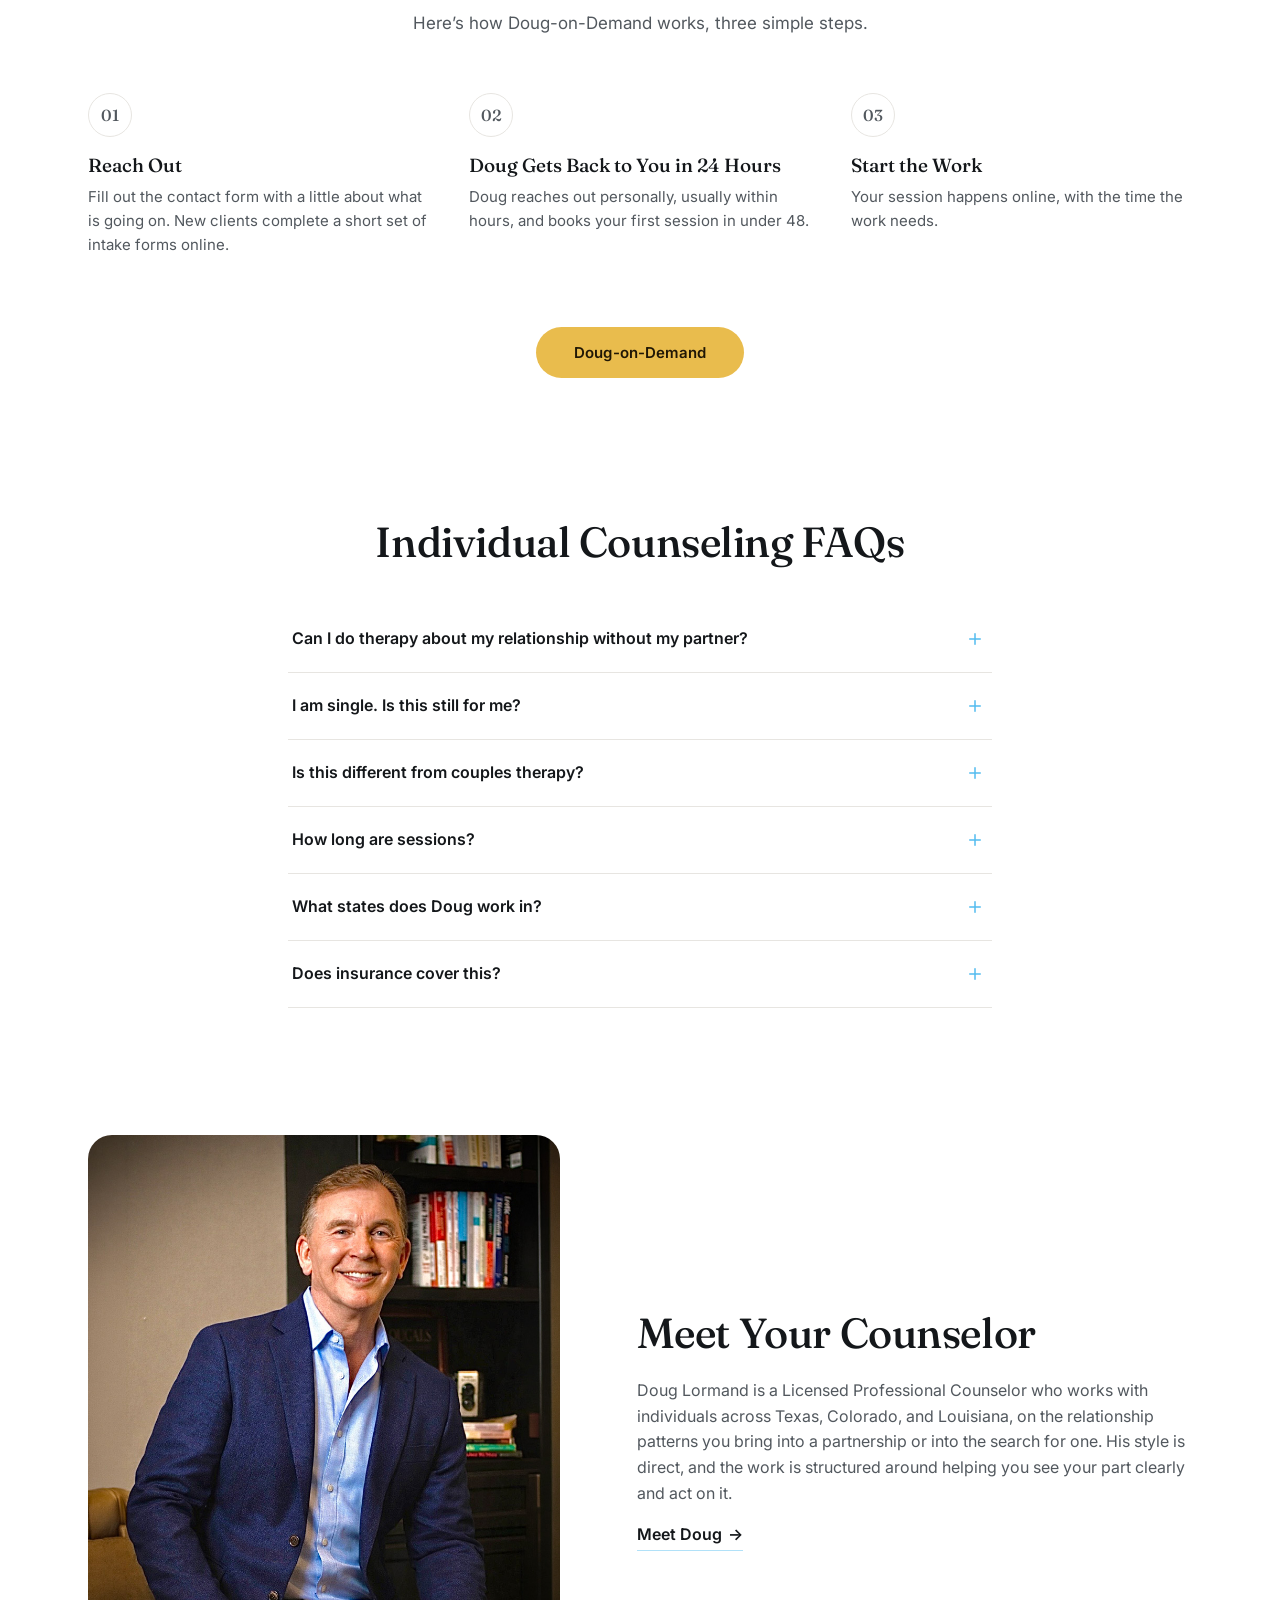
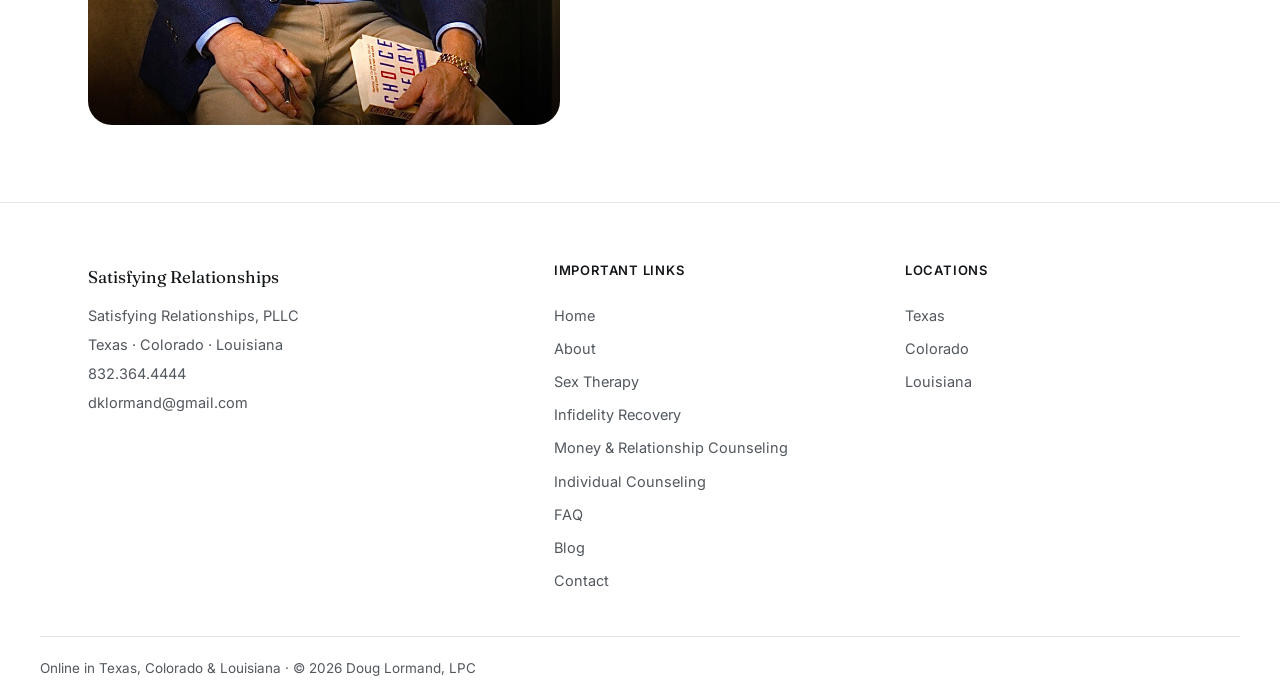
<file: individual-therapy.html>
<!doctype html>
<html lang="en">
<head>
<meta charset="UTF-8">
<meta name="viewport" content="width=device-width, initial-scale=1.0">
<title>Individual Counseling &mdash; Satisfying Relationships</title>
<meta name="description" content="Therapy for people working on a relationship without their partner in the room, and for those trying to understand why relationships keep landing in the same place. Online in Texas, Colorado, and Louisiana.">
<link rel="preconnect" href="https://fonts.googleapis.com">
<link rel="preconnect" href="https://fonts.gstatic.com" crossorigin>
<link href="https://fonts.googleapis.com/css2?family=Fraunces:ital,opsz,wght@0,9..144,400;0,9..144,500;0,9..144,600;1,9..144,400;1,9..144,500&family=Inter:wght@400;500;600&display=swap" rel="stylesheet">
<link rel="stylesheet" href="css/styles.css">
<link rel="icon" type="image/png" href="Images/sr-logo.png">
<script type="application/ld+json">
{
  "@context": "https://schema.org",
  "@type": "FAQPage",
  "mainEntity": [
    {
      "@type": "Question",
      "name": "Can I do therapy about my relationship without my partner?",
      "acceptedAnswer": {
        "@type": "Answer",
        "text": "Yes. A lot of Doug’s individual clients are working on a relationship their partner will not come to. You can do real work on your side of it alone."
      }
    },
    {
      "@type": "Question",
      "name": "I am single. Is this still for me?",
      "acceptedAnswer": {
        "@type": "Answer",
        "text": "Yes. If your relationships keep ending up in the same place, individual counseling helps you understand the pattern and change it before the next one starts."
      }
    },
    {
      "@type": "Question",
      "name": "Is this different from couples therapy?",
      "acceptedAnswer": {
        "@type": "Answer",
        "text": "Yes. Couples therapy works with both partners in the room. Individual counseling works with you, on what you bring into a relationship or the search for one."
      }
    },
    {
      "@type": "Question",
      "name": "How long are sessions?",
      "acceptedAnswer": {
        "@type": "Answer",
        "text": "Standard sessions run about an hour. When a situation calls for more time, a hard decision or something that has boiled over, longer appointments are available. The structure stays in place, with room to extend when it matters."
      }
    },
    {
      "@type": "Question",
      "name": "What states does Doug work in?",
      "acceptedAnswer": {
        "@type": "Answer",
        "text": "Doug sees clients located in Texas, Colorado, and Louisiana. All sessions are online, so where you sit during a session is what matters, not a drive to an office."
      }
    },
    {
      "@type": "Question",
      "name": "Does insurance cover this?",
      "acceptedAnswer": {
        "@type": "Answer",
        "text": "Often it does not. Doug works on private pay and provides out-of-network documentation you can submit toward possible reimbursement, plus select insurance through third-party platforms depending on your plan."
      }
    }
  ]
}
</script>
<!-- Google tag (gtag.js) -->
<script async src="https://www.googletagmanager.com/gtag/js?id=G-M1H8F3KCVY"></script>
<script>
  window.dataLayer = window.dataLayer || [];
  function gtag(){dataLayer.push(arguments);}
  gtag('js', new Date());

  gtag('config', 'G-M1H8F3KCVY');
</script>
</head>
<body>

<a class="skip-link" href="#main">Skip to content</a>

<!-- ============ NAV ============ -->
<header class="nav" id="nav">
  <div class="nav__bar">
    <a class="nav__logo" href="index.html"><span>Satisfying Relationships</span></a>

    <nav class="nav__links" aria-label="Primary">
      <div class="nav__dropdown">
        <button class="nav__dropdown-trigger" aria-haspopup="true" aria-expanded="false">
          Services
          <svg class="nav__dropdown-chevron" viewBox="0 0 24 24" width="12" height="12" fill="none" stroke="currentColor" stroke-width="2"><path d="M6 9l6 6 6-6" stroke-linecap="round" stroke-linejoin="round"/></svg>
        </button>
        <div class="nav__dropdown-menu">
          <a href="individual-therapy.html">Individual Counseling</a>
          <a href="sex-therapy.html">Sex Therapy</a>
          <a href="infidelity-recovery.html">Infidelity Recovery</a>
          <a href="money-counseling.html">Money &amp; Relationship Counseling</a>
        </div>
      </div>
      <div class="nav__dropdown">
        <button class="nav__dropdown-trigger" aria-haspopup="true" aria-expanded="false">
          Locations
          <svg class="nav__dropdown-chevron" viewBox="0 0 24 24" width="12" height="12" fill="none" stroke="currentColor" stroke-width="2"><path d="M6 9l6 6 6-6" stroke-linecap="round" stroke-linejoin="round"/></svg>
        </button>
        <div class="nav__dropdown-menu">
          <a href="texas.html">Texas</a>
          <a href="colorado.html">Colorado</a>
          <a href="louisiana.html">Louisiana</a>
        </div>
      </div>
      <a href="about.html">About</a>
      <a href="faq.html">FAQ</a>
      <a href="blog.html">Blog</a>
    </nav>

    <a class="nav__contact" href="contact.html">Contact</a>

    <button class="nav__toggle" id="navToggle" aria-label="Open menu" aria-expanded="false" aria-controls="navMobile">
      <span></span><span></span><span></span>
    </button>
  </div>

  <div class="nav__mobile" id="navMobile">
    <a href="index.html">Home</a>
    <div class="nav__mobile-group">
      <button class="nav__mobile-label" type="button" aria-expanded="false">
        Services
        <svg class="nav__mobile-chevron" viewBox="0 0 24 24" width="12" height="12" fill="none" stroke="currentColor" stroke-width="2" aria-hidden="true"><path d="M6 9l6 6 6-6" stroke-linecap="round" stroke-linejoin="round"/></svg>
      </button>
      <div class="nav__mobile-submenu">
        <a href="individual-therapy.html" class="nav__mobile-sublink">Individual Counseling</a>
        <a href="sex-therapy.html" class="nav__mobile-sublink">Sex Therapy</a>
        <a href="infidelity-recovery.html" class="nav__mobile-sublink">Infidelity Recovery</a>
        <a href="money-counseling.html" class="nav__mobile-sublink">Money &amp; Relationship Counseling</a>
      </div>
    </div>
    <div class="nav__mobile-group">
      <button class="nav__mobile-label" type="button" aria-expanded="false">
        Locations
        <svg class="nav__mobile-chevron" viewBox="0 0 24 24" width="12" height="12" fill="none" stroke="currentColor" stroke-width="2" aria-hidden="true"><path d="M6 9l6 6 6-6" stroke-linecap="round" stroke-linejoin="round"/></svg>
      </button>
      <div class="nav__mobile-submenu">
        <a href="texas.html" class="nav__mobile-sublink">Texas</a>
        <a href="colorado.html" class="nav__mobile-sublink">Colorado</a>
        <a href="louisiana.html" class="nav__mobile-sublink">Louisiana</a>
      </div>
    </div>
    <a href="about.html">About</a>
    <a href="faq.html">FAQ</a>
    <a href="blog.html">Blog</a>
    <a href="contact.html">Contact</a>
  </div>
</header>

<main id="main">

  <!-- ============ HERO ============ -->
  <section class="page-hero">
    <div class="page-hero__media" aria-hidden="true">
      <img class="page-hero__bg" src="Images/individual-counseling-main.jpg" alt="" role="presentation">
      <div class="page-hero__scrim"></div>
    </div>
    <div class="wrap">
      <h2 class="reveal">Online in Texas, Colorado, and Louisiana</h2>
      <h1 class="reveal">Individual Counseling</h1>
      <p class="page-hero__sub reveal">Therapy for people working on a relationship without their partner in the room, and for those trying to understand why relationships keep landing in the same place.</p>
      <div class="page-hero__actions reveal">
        <doug-cta href="#" label="Doug-on-Demand" hover-label="Get Started Now"></doug-cta>
      </div>
    </div>
  </section>

  <!-- ============ WHAT IS INDIVIDUAL COUNSELING ============ -->
  <section class="content-block">
    <div class="wrap content-block__grid">
      <div class="content-block__image reveal">
        <img class="content-block__img" src="Images/individ-therapy.jpg" alt="" role="presentation" loading="lazy">
      </div>
      <div class="content-block__text reveal">
        <h2 class="section-heading">What is Individual Counseling?</h2>
        <p>This is individual therapy aimed at relationships, not general talk therapy that happens to touch on them. Doug works with you on the patterns you bring into a relationship, or into the search for one, and helps you change them from your side.</p>
        <p>The work is structured. Doug assesses what&rsquo;s driving the pattern, names it, and helps you build a plan you can act on. You don&rsquo;t need your partner present, and you don&rsquo;t need to be in a relationship at all.</p>
        <p class="content-block__callout">Doug Lormand, LPC, works with individuals across Texas, Colorado, and Louisiana.</p>
      </div>
    </div>
  </section>

  <!-- ============ IN A RELATIONSHIP, WORKING ON IT ALONE ============ -->
  <section class="content-block">
    <div class="wrap plain-list-row">
      <div class="plain-list-row__col">
      <div class="plain-list-block reveal">
        <h2 class="section-heading">If You Are in a Relationship, Working on It Alone</h2>
        <p class="plain-list-block__intro">Sometimes the person who needs to do the work is you, and the other person is not in the room. That happens for a lot of reasons. Some of this might land:</p>
        <ul class="plain-list">
          <li>
            <span class="plain-list__icon" aria-hidden="true"><svg viewBox="0 0 24 24" width="18" height="18" fill="none" stroke="currentColor" stroke-width="2"><path d="M5 12.5 9.5 17 19 7" stroke-linecap="round" stroke-linejoin="round"/></svg></span>
            <span>You&rsquo;re carrying something you haven&rsquo;t told your partner, an affair, financial secrecy, and you need to work through what to do with it before it comes out on its own.</span>
          </li>
          <li>
            <span class="plain-list__icon" aria-hidden="true"><svg viewBox="0 0 24 24" width="18" height="18" fill="none" stroke="currentColor" stroke-width="2"><path d="M5 12.5 9.5 17 19 7" stroke-linecap="round" stroke-linejoin="round"/></svg></span>
            <span>Your partner will not come to therapy, so you are doing it on your own.</span>
          </li>
          <li>
            <span class="plain-list__icon" aria-hidden="true"><svg viewBox="0 0 24 24" width="18" height="18" fill="none" stroke="currentColor" stroke-width="2"><path d="M5 12.5 9.5 17 19 7" stroke-linecap="round" stroke-linejoin="round"/></svg></span>
            <span>You keep reacting in ways you do not like and cannot seem to stop.</span>
          </li>
          <li>
            <span class="plain-list__icon" aria-hidden="true"><svg viewBox="0 0 24 24" width="18" height="18" fill="none" stroke="currentColor" stroke-width="2"><path d="M5 12.5 9.5 17 19 7" stroke-linecap="round" stroke-linejoin="round"/></svg></span>
            <span>You want to change the relationship, but you are the only one willing to start.</span>
          </li>
          <li>
            <span class="plain-list__icon" aria-hidden="true"><svg viewBox="0 0 24 24" width="18" height="18" fill="none" stroke="currentColor" stroke-width="2"><path d="M5 12.5 9.5 17 19 7" stroke-linecap="round" stroke-linejoin="round"/></svg></span>
            <span>You are carrying resentment you do not want to take out on the person you love.</span>
          </li>
          <li>
            <span class="plain-list__icon" aria-hidden="true"><svg viewBox="0 0 24 24" width="18" height="18" fill="none" stroke="currentColor" stroke-width="2"><path d="M5 12.5 9.5 17 19 7" stroke-linecap="round" stroke-linejoin="round"/></svg></span>
            <span>You need to figure out what you really want before you can ask for it.</span>
          </li>
        </ul>
      </div>

      <div class="plain-list-block reveal">
        <h2 class="section-heading">If You Are Single and It Keeps Going the Same Way</h2>
        <p class="plain-list-block__intro">Being on your own is not the problem you are here to work on. The pattern is. Some of this might land:</p>
        <ul class="plain-list">
          <li>
            <span class="plain-list__icon" aria-hidden="true"><svg viewBox="0 0 24 24" width="18" height="18" fill="none" stroke="currentColor" stroke-width="2"><path d="M5 12.5 9.5 17 19 7" stroke-linecap="round" stroke-linejoin="round"/></svg></span>
            <span>The relationships end differently but feel the same by the finish.</span>
          </li>
          <li>
            <span class="plain-list__icon" aria-hidden="true"><svg viewBox="0 0 24 24" width="18" height="18" fill="none" stroke="currentColor" stroke-width="2"><path d="M5 12.5 9.5 17 19 7" stroke-linecap="round" stroke-linejoin="round"/></svg></span>
            <span>You pick the same kind of person and hope it goes another way.</span>
          </li>
          <li>
            <span class="plain-list__icon" aria-hidden="true"><svg viewBox="0 0 24 24" width="18" height="18" fill="none" stroke="currentColor" stroke-width="2"><path d="M5 12.5 9.5 17 19 7" stroke-linecap="round" stroke-linejoin="round"/></svg></span>
            <span>You lose yourself in relationships and are not sure how to stop.</span>
          </li>
          <li>
            <span class="plain-list__icon" aria-hidden="true"><svg viewBox="0 0 24 24" width="18" height="18" fill="none" stroke="currentColor" stroke-width="2"><path d="M5 12.5 9.5 17 19 7" stroke-linecap="round" stroke-linejoin="round"/></svg></span>
            <span>You want a partner, but something keeps pulling you back before it gets close.</span>
          </li>
          <li>
            <span class="plain-list__icon" aria-hidden="true"><svg viewBox="0 0 24 24" width="18" height="18" fill="none" stroke="currentColor" stroke-width="2"><path d="M5 12.5 9.5 17 19 7" stroke-linecap="round" stroke-linejoin="round"/></svg></span>
            <span>Dating apps have you exhausted, swiping through good options without finding the one that&rsquo;s actually right, and you&rsquo;re not sure you&rsquo;re even approaching it the right way.</span>
          </li>
          <li>
            <span class="plain-list__icon" aria-hidden="true"><svg viewBox="0 0 24 24" width="18" height="18" fill="none" stroke="currentColor" stroke-width="2"><path d="M5 12.5 9.5 17 19 7" stroke-linecap="round" stroke-linejoin="round"/></svg></span>
            <span>A life stage is catching up with you, wanting a family, wanting a partner, and time feels like it&rsquo;s working against you.</span>
          </li>
          <li>
            <span class="plain-list__icon" aria-hidden="true"><svg viewBox="0 0 24 24" width="18" height="18" fill="none" stroke="currentColor" stroke-width="2"><path d="M5 12.5 9.5 17 19 7" stroke-linecap="round" stroke-linejoin="round"/></svg></span>
            <span>You are ready to understand your part before the next one starts.</span>
          </li>
        </ul>
      </div>
      </div>
      <div class="plain-list-row__image reveal">
        <img class="content-block__img" src="Images/Yoga-girl-individual-counseling.jpg" alt="" role="presentation" loading="lazy">
      </div>
    </div>
  </section>

  <!-- ============ HOW WE WORK TOGETHER ============ -->
  <section class="content-block">
    <div class="wrap content-block__grid">
      <div class="content-block__image reveal">
        <img class="content-block__img" src="Images/individ-how-we-work-together.jpg" alt="" role="presentation" loading="lazy">
      </div>
      <div class="content-block__text reveal">
        <h2 class="section-heading">How We Work Together</h2>
        <p>Doug assesses what&rsquo;s driving the pattern, names it, and helps you build a plan you can act on from your side, whether that&rsquo;s inside a relationship your partner isn&rsquo;t ready to work on, or in how you approach the next one.</p>
        <p>The work is structured, not general talk therapy that happens to touch on relationships. You don&rsquo;t need your partner present, and you don&rsquo;t need to be in a relationship at all.</p>
      </div>
    </div>
  </section>

  <!-- ============ GOOD FIT ============ -->
  <section class="benefits">
    <div class="wrap">
      <h2 class="section-heading reveal">We&rsquo;re a good fit if:</h2>
      <div class="benefits__grid">

        <div class="benefit reveal">
          <span class="benefit__icon" aria-hidden="true">
            <svg viewBox="0 0 24 24" width="44" height="44" fill="none" stroke="currentColor" stroke-width="1.5" stroke-linecap="round" stroke-linejoin="round"><circle cx="12" cy="8" r="4"/><path d="M4 21c0-4 3.5-7 8-7s8 3 8 7"/></svg>
          </span>
          <h3>You want to work on a relationship alone</h3>
          <p>Your partner is not coming, and you are done waiting for them to start.</p>
        </div>

        <div class="benefit reveal">
          <span class="benefit__icon" aria-hidden="true">
            <svg viewBox="0 0 24 24" width="44" height="44" fill="none" stroke="currentColor" stroke-width="1.5" stroke-linecap="round" stroke-linejoin="round"><path d="M17 1l4 4-4 4"/><path d="M3 11V9a4 4 0 0 1 4-4h14"/><path d="M7 23l-4-4 4-4"/><path d="M21 13v2a4 4 0 0 1-4 4H3"/></svg>
          </span>
          <h3>You keep repeating the same relationship</h3>
          <p>You want to understand the pattern instead of hoping the next one is different.</p>
        </div>

        <div class="benefit reveal">
          <span class="benefit__icon" aria-hidden="true">
            <svg viewBox="0 0 24 24" width="44" height="44" fill="none" stroke="currentColor" stroke-width="1.5" stroke-linecap="round" stroke-linejoin="round"><path d="M5 12h14M13 6l6 6-6 6"/></svg>
          </span>
          <h3>You want a direct therapist</h3>
          <p>You are ready for someone who names what he sees and helps you move on it.</p>
        </div>

      </div>
    </div>
  </section>

  <!-- ============ BENEFITS ============ -->
  <section class="benefits">
    <div class="wrap">
      <h2 class="section-heading reveal">Benefits of Individual Counseling</h2>
      <div class="benefits__grid">

        <div class="benefit reveal">
          <span class="benefit__icon" aria-hidden="true">
            <svg viewBox="0 0 24 24" width="44" height="44" fill="none" stroke="currentColor" stroke-width="2"><path d="M5 12.5 9.5 17 19 7" stroke-linecap="round" stroke-linejoin="round"/></svg>
          </span>
          <h3>See Your Part</h3>
          <p>Get clear on what you are bringing to the pattern, without blame and without letting anyone off the hook.</p>
        </div>

        <div class="benefit reveal">
          <span class="benefit__icon" aria-hidden="true">
            <svg viewBox="0 0 24 24" width="44" height="44" fill="none" stroke="currentColor" stroke-width="2"><path d="M5 12.5 9.5 17 19 7" stroke-linecap="round" stroke-linejoin="round"/></svg>
          </span>
          <h3>Change the Pattern</h3>
          <p>Shift the reactions and choices that keep landing you in the same place.</p>
        </div>

        <div class="benefit reveal">
          <span class="benefit__icon" aria-hidden="true">
            <svg viewBox="0 0 24 24" width="44" height="44" fill="none" stroke="currentColor" stroke-width="2"><path d="M5 12.5 9.5 17 19 7" stroke-linecap="round" stroke-linejoin="round"/></svg>
          </span>
          <h3>Decide What You Want</h3>
          <p>Get to a clear read on what you really want before you ask for it or walk toward it.</p>
        </div>

      </div>
    </div>
  </section>

  <!-- ============ HOW TO GET STARTED ============ -->
  <section class="get-started" id="get-started">
    <div class="wrap">
      <h2 class="section-heading reveal">How to Get Started</h2>
      <p class="get-started__intro reveal">Here&rsquo;s how Doug-on-Demand works, three simple steps.</p>

      <div class="steps__wrap" id="stepsWrap">
        <svg class="steps__line" id="stepsLine" aria-hidden="true">
          <path class="steps__line-path" id="stepsLinePath"></path>
        </svg>

        <ol class="steps">
          <li class="step reveal">
            <span class="step__badge" data-step-badge="0"><span class="step__number">01</span></span>
            <div class="step__text">
              <h3>Reach Out</h3>
              <p>Fill out the contact form with a little about what is going on. New clients complete a short set of intake forms online.</p>
            </div>
          </li>
          <li class="step reveal">
            <span class="step__badge" data-step-badge="1"><span class="step__number">02</span></span>
            <div class="step__text">
              <h3>Doug Gets Back to You in 24 Hours</h3>
              <p>Doug reaches out personally, usually within hours, and books your first session in under 48.</p>
            </div>
          </li>
          <li class="step reveal">
            <span class="step__badge" data-step-badge="2"><span class="step__number">03</span></span>
            <div class="step__text">
              <h3>Start the Work</h3>
              <p>Your session happens online, with the time the work needs.</p>
            </div>
          </li>
        </ol>
      </div>

      <div class="get-started__cta reveal">
        <doug-cta href="#" label="Doug-on-Demand" hover-label="Get Started Now"></doug-cta>
      </div>
    </div>
  </section>

  <!-- ============ FAQ ============ -->
  <section>
    <div class="wrap wrap--narrow">
      <div class="faq-group reveal">
        <h2 class="section-heading">Individual Counseling FAQs</h2>

        <details class="faq-item">
          <summary>Can I do therapy about my relationship without my partner?
            <span class="faq-item__icon" aria-hidden="true"><svg viewBox="0 0 24 24" width="18" height="18" fill="none" stroke="currentColor" stroke-width="2" stroke-linecap="round"><path d="M12 5v14M5 12h14"/></svg></span>
          </summary>
          <p>Yes. A lot of Doug&rsquo;s individual clients are working on a relationship their partner will not come to. You can do real work on your side of it alone.</p>
        </details>

        <details class="faq-item">
          <summary>I am single. Is this still for me?
            <span class="faq-item__icon" aria-hidden="true"><svg viewBox="0 0 24 24" width="18" height="18" fill="none" stroke="currentColor" stroke-width="2" stroke-linecap="round"><path d="M12 5v14M5 12h14"/></svg></span>
          </summary>
          <p>Yes. If your relationships keep ending up in the same place, individual counseling helps you understand the pattern and change it before the next one starts.</p>
        </details>

        <details class="faq-item">
          <summary>Is this different from couples therapy?
            <span class="faq-item__icon" aria-hidden="true"><svg viewBox="0 0 24 24" width="18" height="18" fill="none" stroke="currentColor" stroke-width="2" stroke-linecap="round"><path d="M12 5v14M5 12h14"/></svg></span>
          </summary>
          <p>Yes. Couples therapy works with both partners in the room. Individual counseling works with you, on what you bring into a relationship or the search for one.</p>
        </details>

        <details class="faq-item">
          <summary>How long are sessions?
            <span class="faq-item__icon" aria-hidden="true"><svg viewBox="0 0 24 24" width="18" height="18" fill="none" stroke="currentColor" stroke-width="2" stroke-linecap="round"><path d="M12 5v14M5 12h14"/></svg></span>
          </summary>
          <p>Standard sessions run about an hour. When a situation calls for more time, a hard decision or something that has boiled over, longer appointments are available. The structure stays in place, with room to extend when it matters.</p>
        </details>

        <details class="faq-item">
          <summary>What states does Doug work in?
            <span class="faq-item__icon" aria-hidden="true"><svg viewBox="0 0 24 24" width="18" height="18" fill="none" stroke="currentColor" stroke-width="2" stroke-linecap="round"><path d="M12 5v14M5 12h14"/></svg></span>
          </summary>
          <p>Doug sees clients located in Texas, Colorado, and Louisiana. All sessions are online, so where you sit during a session is what matters, not a drive to an office.</p>
        </details>

        <details class="faq-item">
          <summary>Does insurance cover this?
            <span class="faq-item__icon" aria-hidden="true"><svg viewBox="0 0 24 24" width="18" height="18" fill="none" stroke="currentColor" stroke-width="2" stroke-linecap="round"><path d="M12 5v14M5 12h14"/></svg></span>
          </summary>
          <p>Often it does not. Doug works on private pay and provides out-of-network documentation you can submit toward possible reimbursement, plus select insurance through third-party platforms depending on your plan.</p>
        </details>
      </div>
    </div>
  </section>

  <!-- ============ ABOUT DOUG ============ -->
  <section class="content-block">
    <div class="wrap content-block__grid">
      <div class="content-block__image reveal">
        <img class="content-block__img" src="Images/doug5.jpg" alt="Doug Lormand, LPC" loading="lazy">
      </div>
      <div class="content-block__text reveal">
        <h2 class="section-heading">Meet Your Counselor</h2>
        <p>Doug Lormand is a Licensed Professional Counselor who works with individuals across Texas, Colorado, and Louisiana, on the relationship patterns you bring into a partnership or into the search for one. His style is direct, and the work is structured around helping you see your part clearly and act on it.</p>
        <a class="text-link" href="about.html">Meet Doug <span aria-hidden="true">&rarr;</span></a>
      </div>
    </div>
  </section>

</main>

<footer class="footer">
  <div class="wrap footer__grid">
    <div class="footer__brand">
      <span class="footer__logo">Satisfying Relationships</span>
      <p>Satisfying Relationships, PLLC</p>
      <p>Texas &middot; Colorado &middot; Louisiana</p>
      <p><a href="tel:8323644444">832.364.4444</a></p>
      <p><a href="mailto:dklormand@gmail.com">dklormand@gmail.com</a></p>
    </div>

    <div class="footer__col">
      <h3 class="footer__heading">Important Links</h3>
      <a href="index.html">Home</a>
      <a href="about.html">About</a>
      <a href="sex-therapy.html">Sex Therapy</a>
      <a href="infidelity-recovery.html">Infidelity Recovery</a>
      <a href="money-counseling.html">Money &amp; Relationship Counseling</a>
      <a href="individual-therapy.html">Individual Counseling</a>
      <a href="faq.html">FAQ</a>
      <a href="blog.html">Blog</a>
      <a href="contact.html">Contact</a>
    </div>

    <div class="footer__col">
      <h3 class="footer__heading">Locations</h3>
      <a href="texas.html">Texas</a>
      <a href="colorado.html">Colorado</a>
      <a href="louisiana.html">Louisiana</a>
    </div>
  </div>

  <div class="wrap footer__bottom">
    <span class="footer__meta">Online in Texas, Colorado &amp; Louisiana &middot; &copy; <span id="year"></span> Doug Lormand, LPC</span>
  </div>
</footer>

<script src="js/doug-cta.js"></script>
<script src="js/main.js"></script>
</body>
</html>
</file>
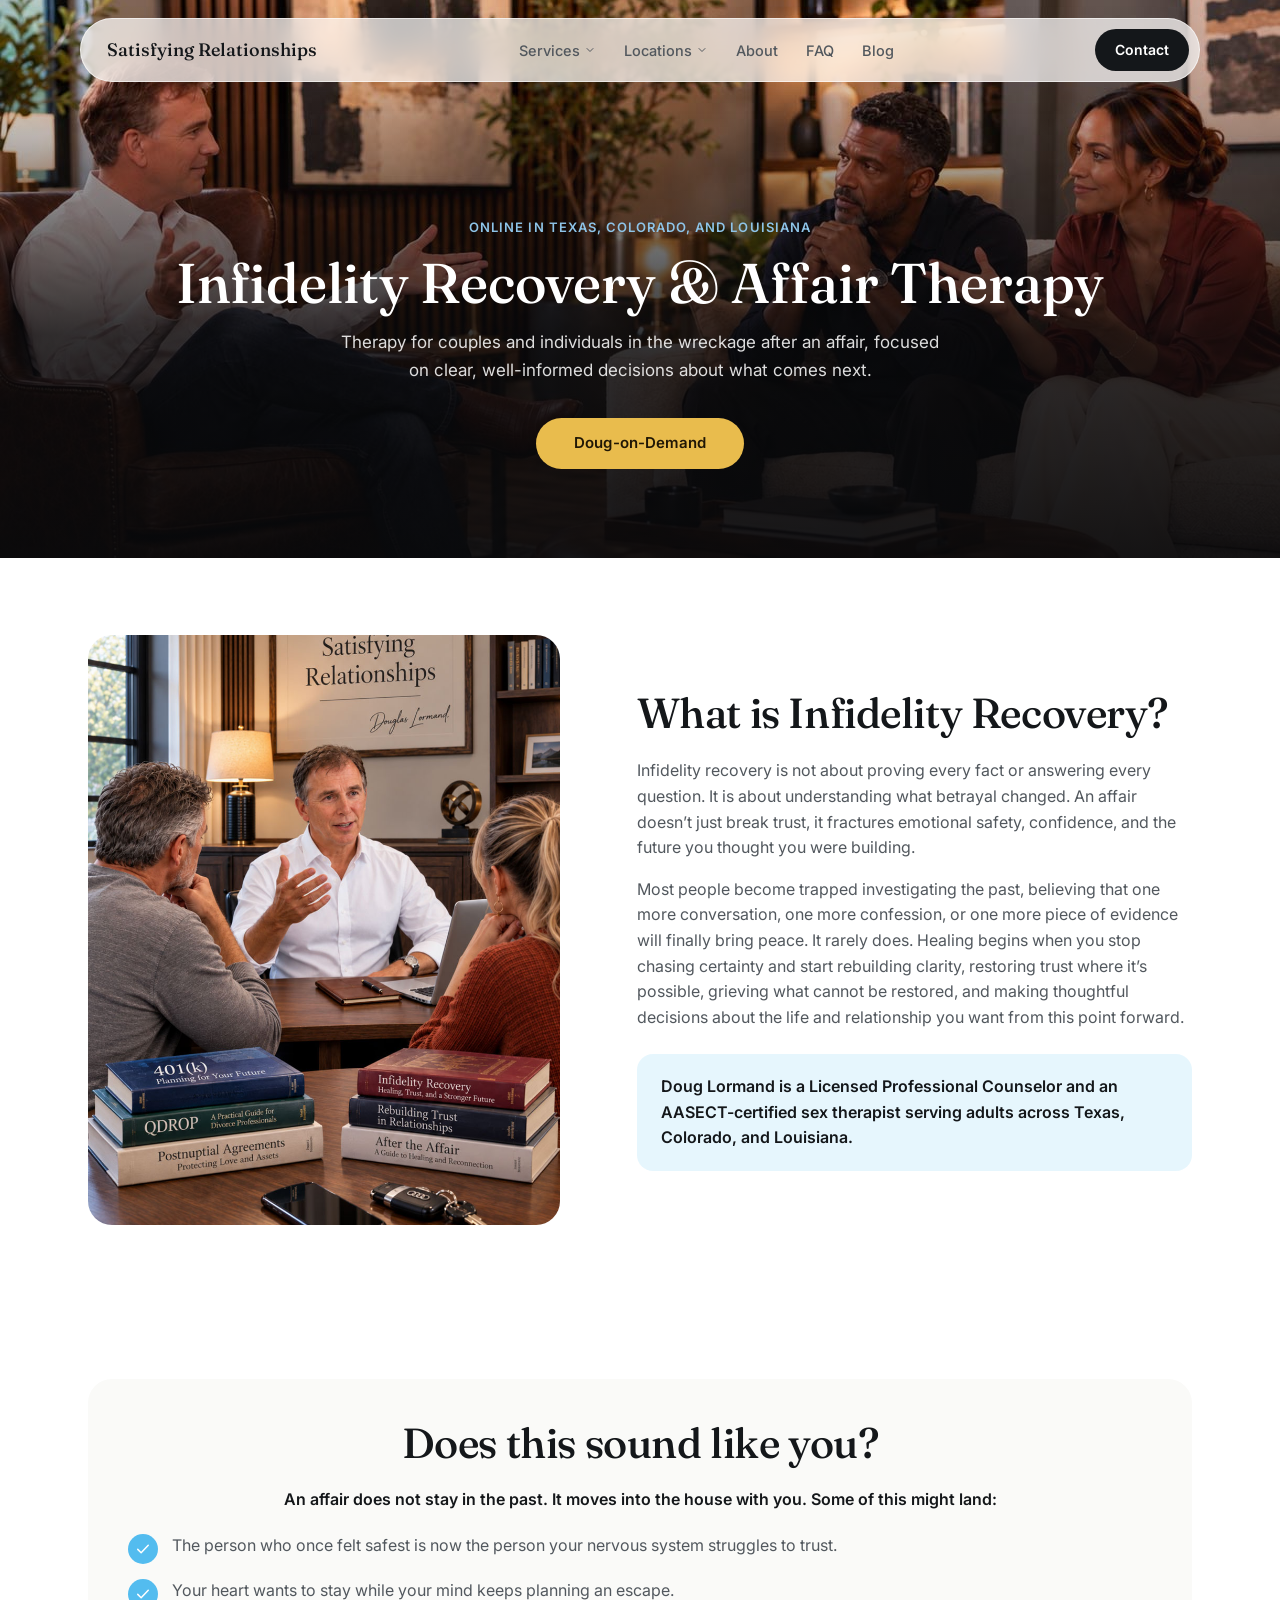
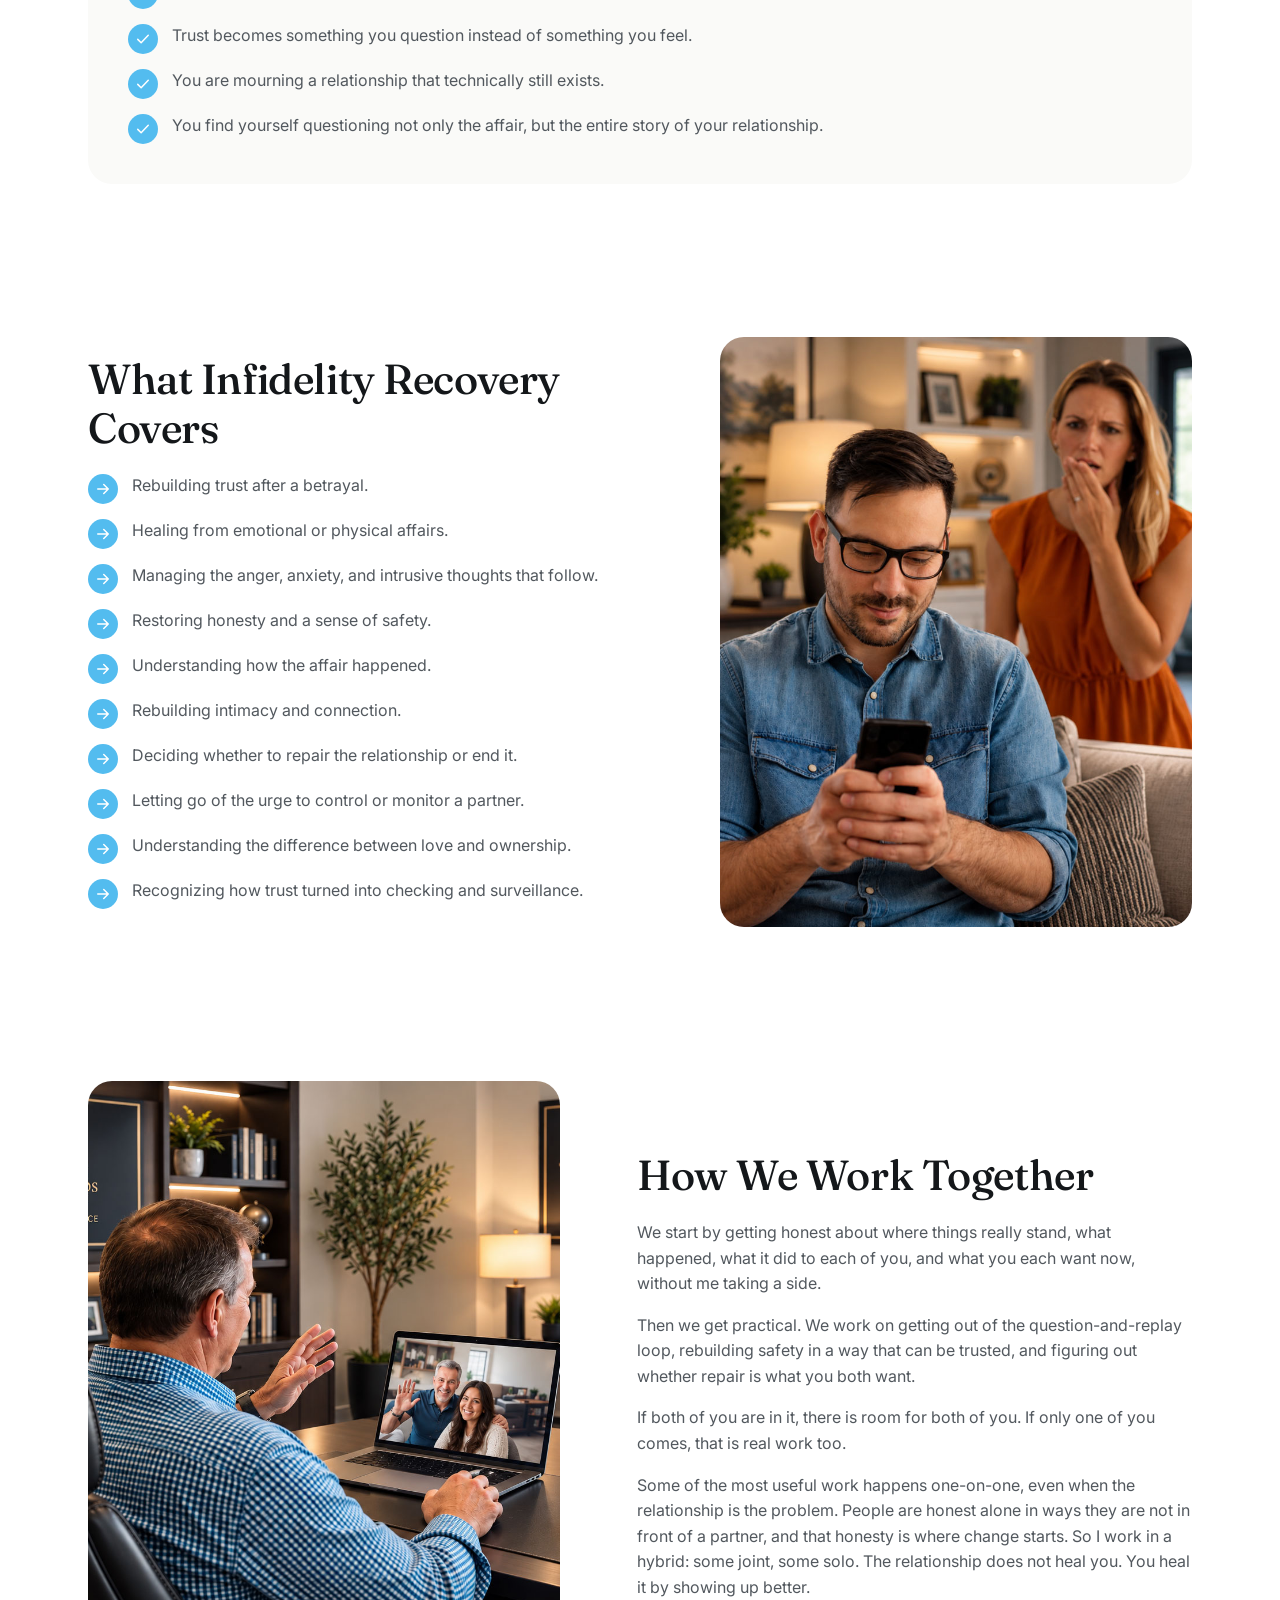
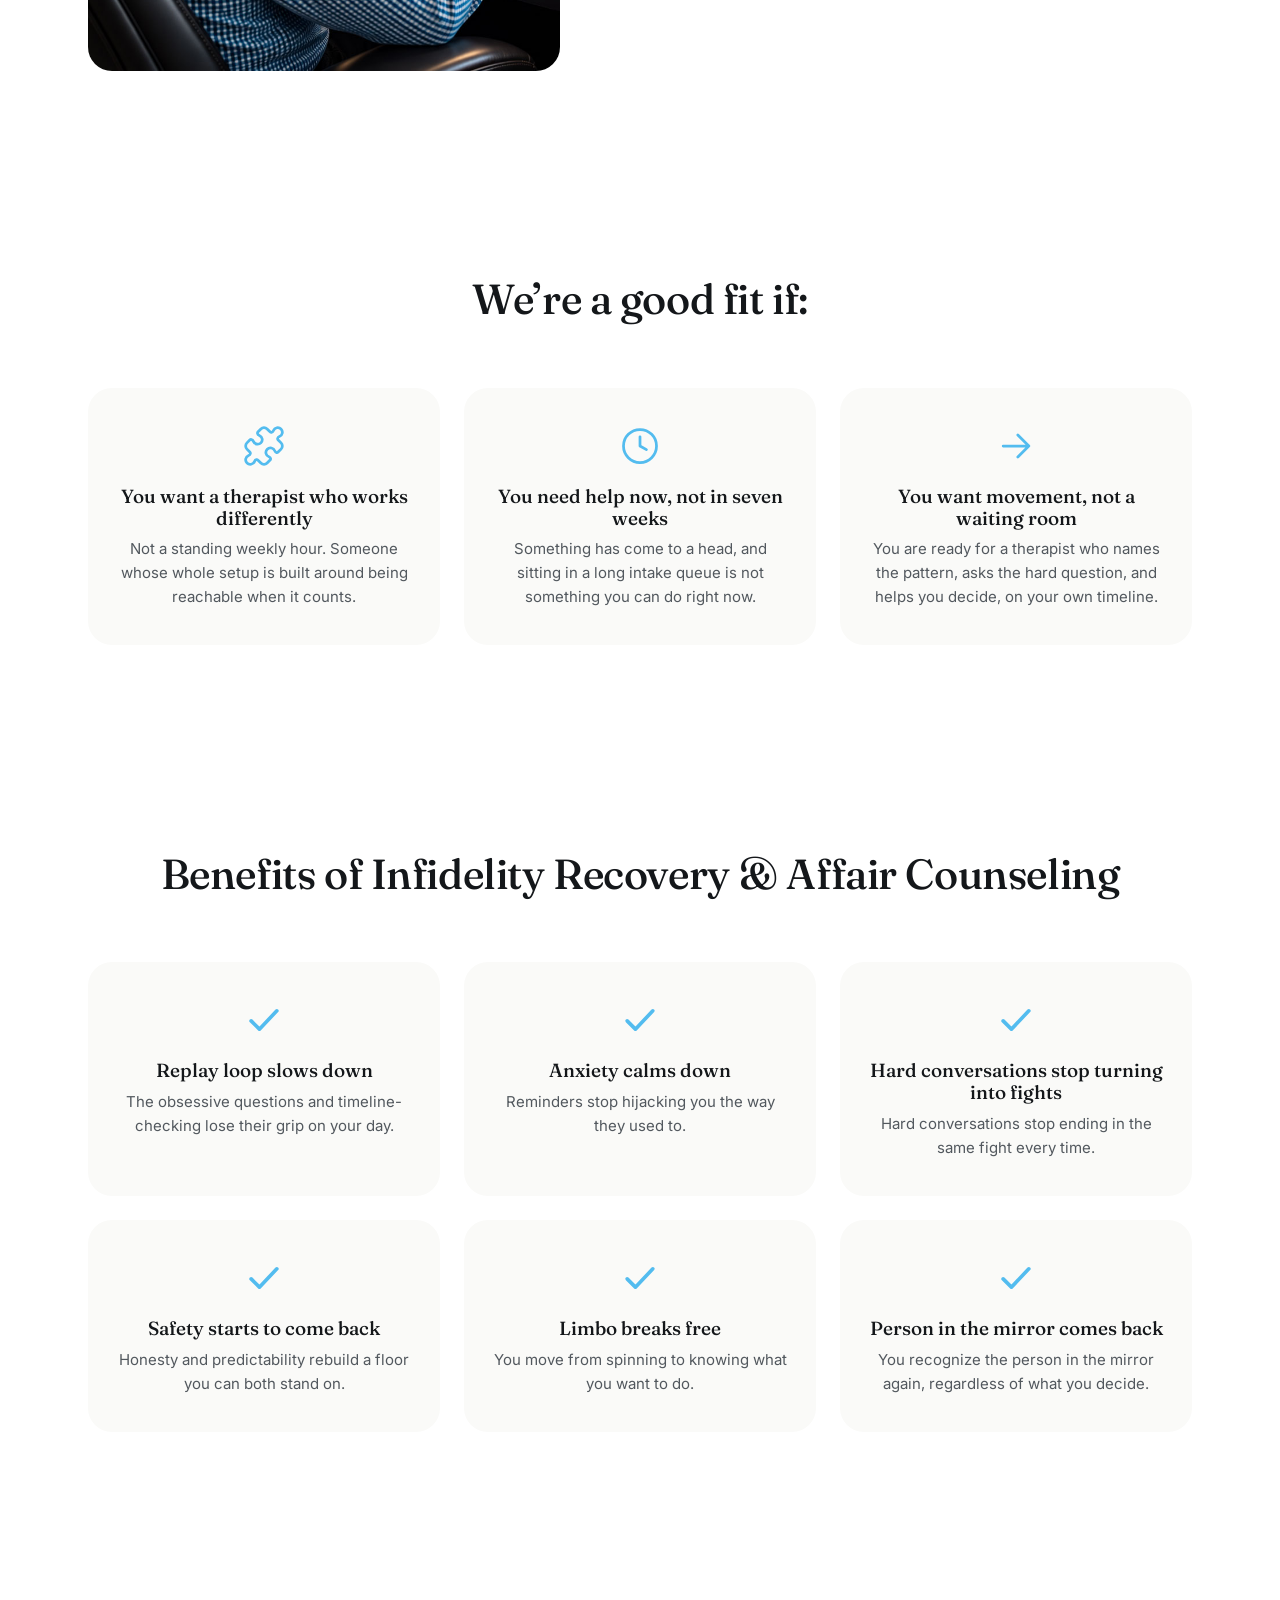
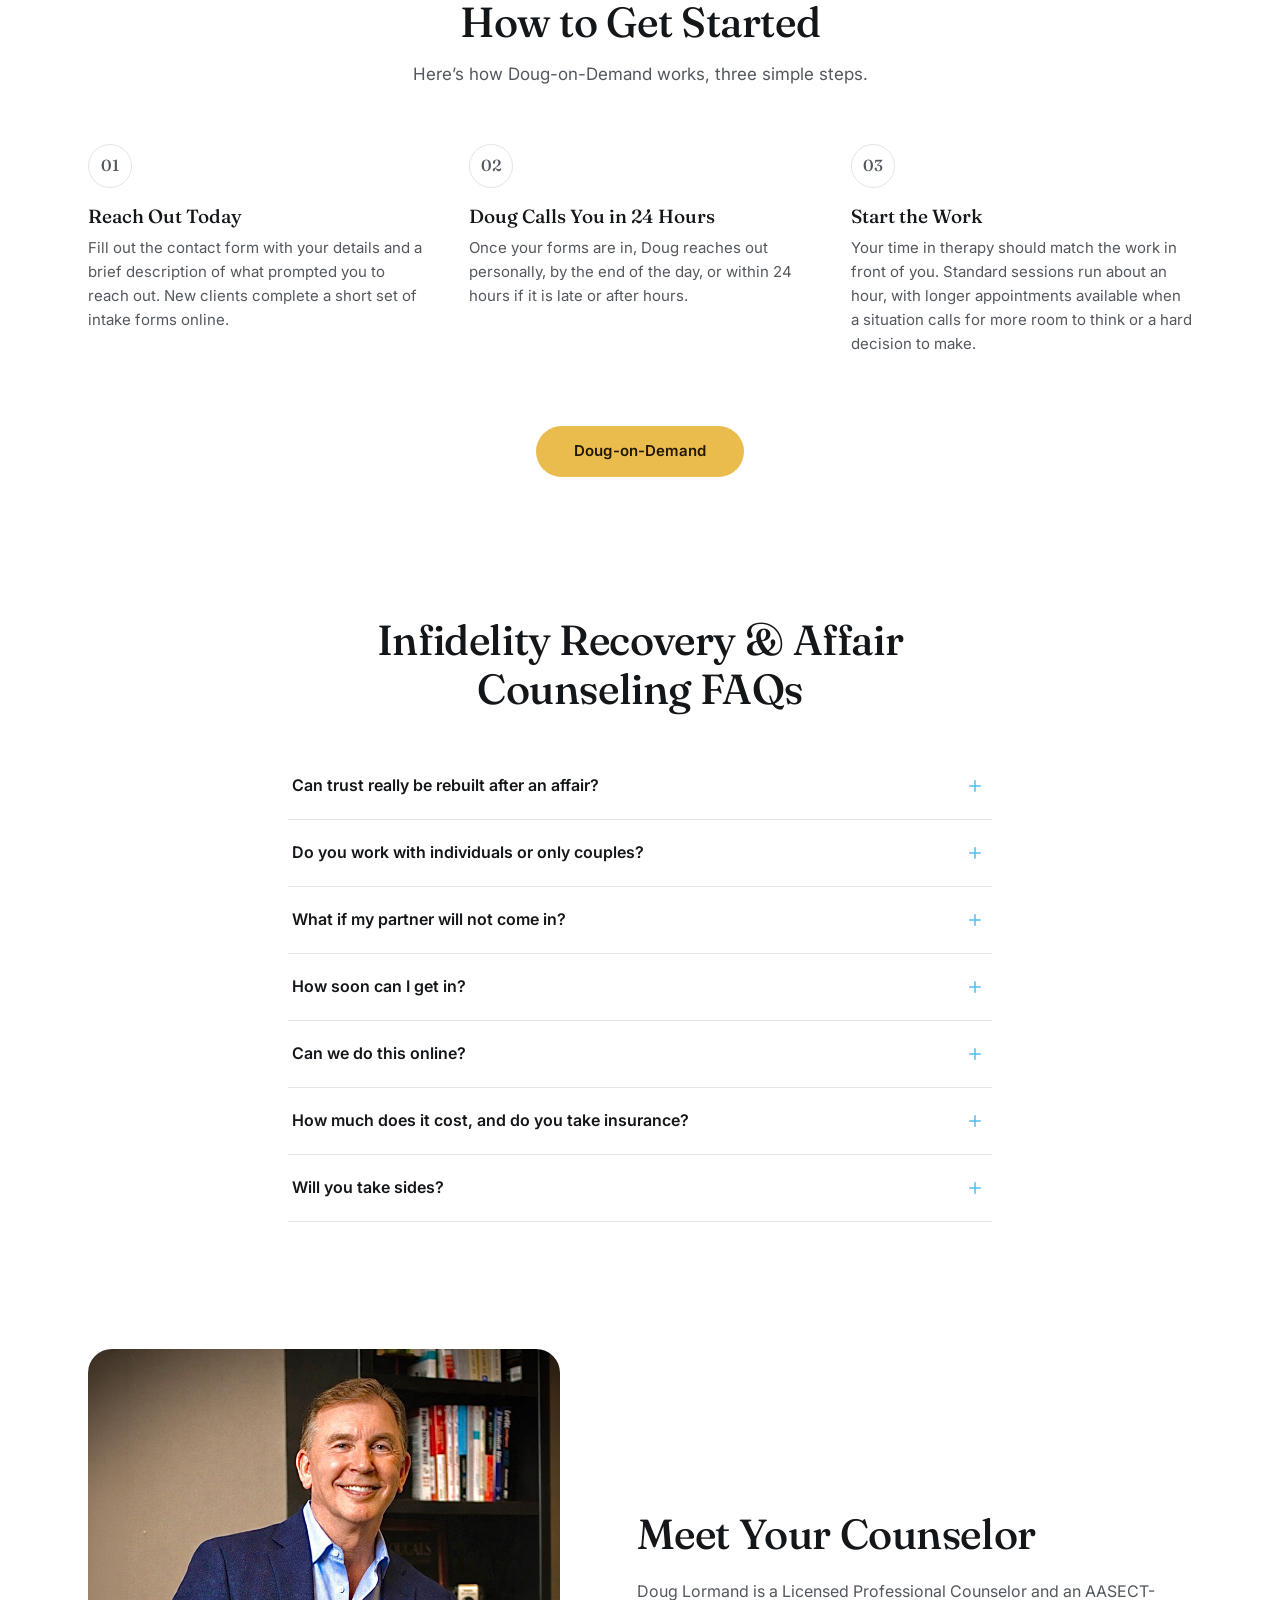
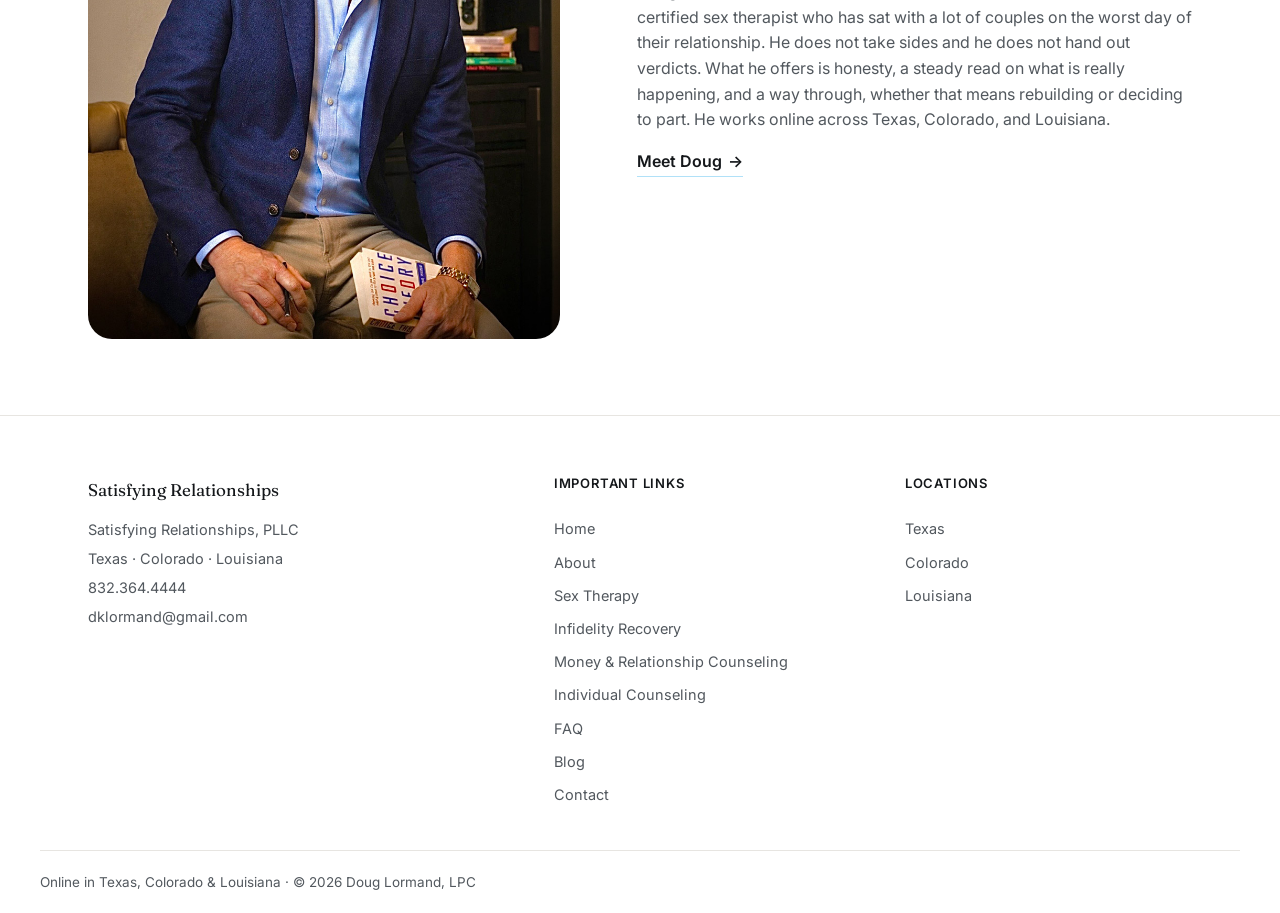
<file: infidelity-recovery.html>
<!doctype html>
<html lang="en">
<head>
<meta charset="UTF-8">
<meta name="viewport" content="width=device-width, initial-scale=1.0">
<title>Infidelity Recovery &amp; Affair Therapy &mdash; Satisfying Relationships</title>
<meta name="description" content="Therapy for couples and individuals in the wreckage after an affair, focused on clear, well-informed decisions about what comes next. Online in Texas, Colorado, and Louisiana.">
<link rel="preconnect" href="https://fonts.googleapis.com">
<link rel="preconnect" href="https://fonts.gstatic.com" crossorigin>
<link href="https://fonts.googleapis.com/css2?family=Fraunces:ital,opsz,wght@0,9..144,400;0,9..144,500;0,9..144,600;1,9..144,400;1,9..144,500&family=Inter:wght@400;500;600&display=swap" rel="stylesheet">
<link rel="stylesheet" href="css/styles.css">
<link rel="icon" type="image/png" href="Images/sr-logo.png">
<script type="application/ld+json">
{
  "@context": "https://schema.org",
  "@type": "FAQPage",
  "mainEntity": [
    {
      "@type": "Question",
      "name": "Can trust really be rebuilt after an affair?",
      "acceptedAnswer": {
        "@type": "Answer",
        "text": "For many couples, yes, with honesty, time, and real change in behavior. For others, the same work leads to a clear decision to part. I will not promise you one outcome. I will help you get to a real one."
      }
    },
    {
      "@type": "Question",
      "name": "Do you work with individuals or only couples?",
      "acceptedAnswer": {
        "@type": "Answer",
        "text": "Both. Sometimes both partners come in. Sometimes one person comes to work through it on their own. Either is real work."
      }
    },
    {
      "@type": "Question",
      "name": "What if my partner will not come in?",
      "acceptedAnswer": {
        "@type": "Answer",
        "text": "That happens, and it does not mean you are stuck. A lot can shift when one person starts working on it honestly."
      }
    },
    {
      "@type": "Question",
      "name": "How soon can I get in?",
      "acceptedAnswer": {
        "@type": "Answer",
        "text": "Fast, on purpose. Discovery of an affair is not something that waits politely for a weeks-out appointment. Reach out today and you can usually be on the schedule within 24 hours, often the same day."
      }
    },
    {
      "@type": "Question",
      "name": "Can we do this online?",
      "acceptedAnswer": {
        "@type": "Answer",
        "text": "Yes. Sessions are online across Texas, Colorado, and Louisiana, so you can meet from somewhere private. You do need to be physically located in one of those three states."
      }
    },
    {
      "@type": "Question",
      "name": "How much does it cost, and do you take insurance?",
      "acceptedAnswer": {
        "@type": "Answer",
        "text": "Doug offers private-pay sessions and works with select insurance through third-party platforms, depending on what is available for your plan. He can also provide documentation for out-of-network reimbursement when it applies. You will get the specifics when you reach out."
      }
    },
    {
      "@type": "Question",
      "name": "Will you take sides?",
      "acceptedAnswer": {
        "@type": "Answer",
        "text": "No. I am not there to hand out a verdict. I am there to be honest with both of you and help you figure out what you want to do."
      }
    }
  ]
}
</script>
<!-- Google tag (gtag.js) -->
<script async src="https://www.googletagmanager.com/gtag/js?id=G-M1H8F3KCVY"></script>
<script>
  window.dataLayer = window.dataLayer || [];
  function gtag(){dataLayer.push(arguments);}
  gtag('js', new Date());

  gtag('config', 'G-M1H8F3KCVY');
</script>
</head>
<body>

<a class="skip-link" href="#main">Skip to content</a>

<!-- ============ NAV ============ -->
<header class="nav" id="nav">
  <div class="nav__bar">
    <a class="nav__logo" href="index.html"><span>Satisfying Relationships</span></a>

    <nav class="nav__links" aria-label="Primary">
      <div class="nav__dropdown">
        <button class="nav__dropdown-trigger" aria-haspopup="true" aria-expanded="false">
          Services
          <svg class="nav__dropdown-chevron" viewBox="0 0 24 24" width="12" height="12" fill="none" stroke="currentColor" stroke-width="2"><path d="M6 9l6 6 6-6" stroke-linecap="round" stroke-linejoin="round"/></svg>
        </button>
        <div class="nav__dropdown-menu">
          <a href="individual-therapy.html">Individual Counseling</a>
          <a href="sex-therapy.html">Sex Therapy</a>
          <a href="infidelity-recovery.html">Infidelity Recovery</a>
          <a href="money-counseling.html">Money &amp; Relationship Counseling</a>
        </div>
      </div>
      <div class="nav__dropdown">
        <button class="nav__dropdown-trigger" aria-haspopup="true" aria-expanded="false">
          Locations
          <svg class="nav__dropdown-chevron" viewBox="0 0 24 24" width="12" height="12" fill="none" stroke="currentColor" stroke-width="2"><path d="M6 9l6 6 6-6" stroke-linecap="round" stroke-linejoin="round"/></svg>
        </button>
        <div class="nav__dropdown-menu">
          <a href="texas.html">Texas</a>
          <a href="colorado.html">Colorado</a>
          <a href="louisiana.html">Louisiana</a>
        </div>
      </div>
      <a href="about.html">About</a>
      <a href="faq.html">FAQ</a>
      <a href="blog.html">Blog</a>
    </nav>

    <a class="nav__contact" href="contact.html">Contact</a>

    <button class="nav__toggle" id="navToggle" aria-label="Open menu" aria-expanded="false" aria-controls="navMobile">
      <span></span><span></span><span></span>
    </button>
  </div>

  <div class="nav__mobile" id="navMobile">
    <a href="index.html">Home</a>
    <div class="nav__mobile-group">
      <button class="nav__mobile-label" type="button" aria-expanded="false">
        Services
        <svg class="nav__mobile-chevron" viewBox="0 0 24 24" width="12" height="12" fill="none" stroke="currentColor" stroke-width="2" aria-hidden="true"><path d="M6 9l6 6 6-6" stroke-linecap="round" stroke-linejoin="round"/></svg>
      </button>
      <div class="nav__mobile-submenu">
        <a href="individual-therapy.html" class="nav__mobile-sublink">Individual Counseling</a>
        <a href="sex-therapy.html" class="nav__mobile-sublink">Sex Therapy</a>
        <a href="infidelity-recovery.html" class="nav__mobile-sublink">Infidelity Recovery</a>
        <a href="money-counseling.html" class="nav__mobile-sublink">Money &amp; Relationship Counseling</a>
      </div>
    </div>
    <div class="nav__mobile-group">
      <button class="nav__mobile-label" type="button" aria-expanded="false">
        Locations
        <svg class="nav__mobile-chevron" viewBox="0 0 24 24" width="12" height="12" fill="none" stroke="currentColor" stroke-width="2" aria-hidden="true"><path d="M6 9l6 6 6-6" stroke-linecap="round" stroke-linejoin="round"/></svg>
      </button>
      <div class="nav__mobile-submenu">
        <a href="texas.html" class="nav__mobile-sublink">Texas</a>
        <a href="colorado.html" class="nav__mobile-sublink">Colorado</a>
        <a href="louisiana.html" class="nav__mobile-sublink">Louisiana</a>
      </div>
    </div>
    <a href="about.html">About</a>
    <a href="faq.html">FAQ</a>
    <a href="blog.html">Blog</a>
    <a href="contact.html">Contact</a>
  </div>
</header>

<main id="main">

  <!-- ============ HERO ============ -->
  <section class="page-hero">
    <div class="page-hero__media" aria-hidden="true">
      <img class="page-hero__bg" src="Images/infidelity-recovery.jpg" alt="" role="presentation">
      <div class="page-hero__scrim"></div>
    </div>
    <div class="wrap">
      <h2 class="reveal">Online in Texas, Colorado, and Louisiana</h2>
      <h1 class="reveal">Infidelity Recovery &amp; Affair Therapy</h1>
      <p class="page-hero__sub reveal">Therapy for couples and individuals in the wreckage after an affair, focused on clear, well-informed decisions about what comes next.</p>
      <div class="page-hero__actions reveal">
        <doug-cta href="#" label="Doug-on-Demand" hover-label="Get Started Now"></doug-cta>
      </div>
    </div>
  </section>

  <!-- ============ WHAT IS INFIDELITY RECOVERY ============ -->
  <section class="content-block">
    <div class="wrap content-block__grid">
      <div class="content-block__image reveal">
        <img class="content-block__img" src="Images/infidelity.jpg" alt="" role="presentation" loading="lazy">
      </div>
      <div class="content-block__text reveal">
        <h2 class="section-heading">What is Infidelity Recovery?</h2>
        <p>Infidelity recovery is not about proving every fact or answering every question. It is about understanding what betrayal changed. An affair doesn&rsquo;t just break trust, it fractures emotional safety, confidence, and the future you thought you were building.</p>
        <p>Most people become trapped investigating the past, believing that one more conversation, one more confession, or one more piece of evidence will finally bring peace. It rarely does. Healing begins when you stop chasing certainty and start rebuilding clarity, restoring trust where it&rsquo;s possible, grieving what cannot be restored, and making thoughtful decisions about the life and relationship you want from this point forward.</p>
        <p class="content-block__callout">Doug Lormand is a Licensed Professional Counselor and an AASECT-certified sex therapist serving adults across Texas, Colorado, and Louisiana.</p>
      </div>
    </div>
  </section>

  <!-- ============ DOES THIS SOUND LIKE YOU ============ -->
  <section class="content-block">
    <div class="wrap">
      <div class="plain-list-block reveal">
        <h2 class="section-heading">Does this sound like you?</h2>
        <p class="plain-list-block__intro">An affair does not stay in the past. It moves into the house with you. Some of this might land:</p>
        <ul class="plain-list">
          <li>
            <span class="plain-list__icon" aria-hidden="true"><svg viewBox="0 0 24 24" width="18" height="18" fill="none" stroke="currentColor" stroke-width="2"><path d="M5 12.5 9.5 17 19 7" stroke-linecap="round" stroke-linejoin="round"/></svg></span>
            <span>The person who once felt safest is now the person your nervous system struggles to trust.</span>
          </li>
          <li>
            <span class="plain-list__icon" aria-hidden="true"><svg viewBox="0 0 24 24" width="18" height="18" fill="none" stroke="currentColor" stroke-width="2"><path d="M5 12.5 9.5 17 19 7" stroke-linecap="round" stroke-linejoin="round"/></svg></span>
            <span>Your heart wants to stay while your mind keeps planning an escape.</span>
          </li>
          <li>
            <span class="plain-list__icon" aria-hidden="true"><svg viewBox="0 0 24 24" width="18" height="18" fill="none" stroke="currentColor" stroke-width="2"><path d="M5 12.5 9.5 17 19 7" stroke-linecap="round" stroke-linejoin="round"/></svg></span>
            <span>Trust becomes something you question instead of something you feel.</span>
          </li>
          <li>
            <span class="plain-list__icon" aria-hidden="true"><svg viewBox="0 0 24 24" width="18" height="18" fill="none" stroke="currentColor" stroke-width="2"><path d="M5 12.5 9.5 17 19 7" stroke-linecap="round" stroke-linejoin="round"/></svg></span>
            <span>You are mourning a relationship that technically still exists.</span>
          </li>
          <li>
            <span class="plain-list__icon" aria-hidden="true"><svg viewBox="0 0 24 24" width="18" height="18" fill="none" stroke="currentColor" stroke-width="2"><path d="M5 12.5 9.5 17 19 7" stroke-linecap="round" stroke-linejoin="round"/></svg></span>
            <span>You find yourself questioning not only the affair, but the entire story of your relationship.</span>
          </li>
        </ul>
      </div>
    </div>
  </section>

  <!-- ============ WHAT IT COVERS ============ -->
  <section class="content-block content-block--reverse">
    <div class="wrap content-block__grid">
      <div class="content-block__image reveal">
        <img class="content-block__img" src="Images/couple-with-boxes.jpg" alt="" role="presentation" loading="lazy">
      </div>
      <div class="content-block__text reveal">
        <h2 class="section-heading">What Infidelity Recovery Covers</h2>
        <ul class="plain-list">
          <li>
            <span class="plain-list__icon" aria-hidden="true"><svg viewBox="0 0 24 24" width="18" height="18" fill="none" stroke="currentColor" stroke-width="2"><path d="M5 12h14M13 6l6 6-6 6" stroke-linecap="round" stroke-linejoin="round"/></svg></span>
            <span>Rebuilding trust after a betrayal.</span>
          </li>
          <li>
            <span class="plain-list__icon" aria-hidden="true"><svg viewBox="0 0 24 24" width="18" height="18" fill="none" stroke="currentColor" stroke-width="2"><path d="M5 12h14M13 6l6 6-6 6" stroke-linecap="round" stroke-linejoin="round"/></svg></span>
            <span>Healing from emotional or physical affairs.</span>
          </li>
          <li>
            <span class="plain-list__icon" aria-hidden="true"><svg viewBox="0 0 24 24" width="18" height="18" fill="none" stroke="currentColor" stroke-width="2"><path d="M5 12h14M13 6l6 6-6 6" stroke-linecap="round" stroke-linejoin="round"/></svg></span>
            <span>Managing the anger, anxiety, and intrusive thoughts that follow.</span>
          </li>
          <li>
            <span class="plain-list__icon" aria-hidden="true"><svg viewBox="0 0 24 24" width="18" height="18" fill="none" stroke="currentColor" stroke-width="2"><path d="M5 12h14M13 6l6 6-6 6" stroke-linecap="round" stroke-linejoin="round"/></svg></span>
            <span>Restoring honesty and a sense of safety.</span>
          </li>
          <li>
            <span class="plain-list__icon" aria-hidden="true"><svg viewBox="0 0 24 24" width="18" height="18" fill="none" stroke="currentColor" stroke-width="2"><path d="M5 12h14M13 6l6 6-6 6" stroke-linecap="round" stroke-linejoin="round"/></svg></span>
            <span>Understanding how the affair happened.</span>
          </li>
          <li>
            <span class="plain-list__icon" aria-hidden="true"><svg viewBox="0 0 24 24" width="18" height="18" fill="none" stroke="currentColor" stroke-width="2"><path d="M5 12h14M13 6l6 6-6 6" stroke-linecap="round" stroke-linejoin="round"/></svg></span>
            <span>Rebuilding intimacy and connection.</span>
          </li>
          <li>
            <span class="plain-list__icon" aria-hidden="true"><svg viewBox="0 0 24 24" width="18" height="18" fill="none" stroke="currentColor" stroke-width="2"><path d="M5 12h14M13 6l6 6-6 6" stroke-linecap="round" stroke-linejoin="round"/></svg></span>
            <span>Deciding whether to repair the relationship or end it.</span>
          </li>
          <li>
            <span class="plain-list__icon" aria-hidden="true"><svg viewBox="0 0 24 24" width="18" height="18" fill="none" stroke="currentColor" stroke-width="2"><path d="M5 12h14M13 6l6 6-6 6" stroke-linecap="round" stroke-linejoin="round"/></svg></span>
            <span>Letting go of the urge to control or monitor a partner.</span>
          </li>
          <li>
            <span class="plain-list__icon" aria-hidden="true"><svg viewBox="0 0 24 24" width="18" height="18" fill="none" stroke="currentColor" stroke-width="2"><path d="M5 12h14M13 6l6 6-6 6" stroke-linecap="round" stroke-linejoin="round"/></svg></span>
            <span>Understanding the difference between love and ownership.</span>
          </li>
          <li>
            <span class="plain-list__icon" aria-hidden="true"><svg viewBox="0 0 24 24" width="18" height="18" fill="none" stroke="currentColor" stroke-width="2"><path d="M5 12h14M13 6l6 6-6 6" stroke-linecap="round" stroke-linejoin="round"/></svg></span>
            <span>Recognizing how trust turned into checking and surveillance.</span>
          </li>
        </ul>
      </div>
    </div>
  </section>

  <!-- ============ HOW WE WORK TOGETHER ============ -->
  <section class="content-block">
    <div class="wrap content-block__grid">
      <div class="content-block__image reveal">
        <img class="content-block__img" src="Images/how-we-work-infidelity.jpg" alt="" role="presentation" loading="lazy">
      </div>
      <div class="content-block__text reveal">
        <h2 class="section-heading">How We Work Together</h2>
        <p>We start by getting honest about where things really stand, what happened, what it did to each of you, and what you each want now, without me taking a side.</p>
        <p>Then we get practical. We work on getting out of the question-and-replay loop, rebuilding safety in a way that can be trusted, and figuring out whether repair is what you both want.</p>
        <p>If both of you are in it, there is room for both of you. If only one of you comes, that is real work too.</p>
        <p>Some of the most useful work happens one-on-one, even when the relationship is the problem. People are honest alone in ways they are not in front of a partner, and that honesty is where change starts. So I work in a hybrid: some joint, some solo. The relationship does not heal you. You heal it by showing up better.</p>
      </div>
    </div>
  </section>

  <!-- ============ GOOD FIT ============ -->
  <section class="benefits">
    <div class="wrap">
      <h2 class="section-heading reveal">We&rsquo;re a good fit if:</h2>
      <div class="benefits__grid">

        <div class="benefit reveal">
          <span class="benefit__icon" aria-hidden="true">
            <svg viewBox="0 0 24 24" width="44" height="44" fill="none" stroke="currentColor" stroke-width="1.5" stroke-linecap="round" stroke-linejoin="round"><path d="M19.439 7.85c-.049.322.059.648.289.878l1.568 1.568c.47.47.706 1.087.706 1.704s-.235 1.233-.706 1.704l-1.611 1.611a.98.98 0 0 1-.837.276c-.47-.07-.802-.48-.968-.925a2.501 2.501 0 1 0-3.214 3.214c.446.166.855.497.925.968a.979.979 0 0 1-.276.837l-1.61 1.61a2.404 2.404 0 0 1-1.705.707 2.402 2.402 0 0 1-1.704-.706l-1.568-1.568a1.026 1.026 0 0 0-.877-.29c-.493.074-.84.504-1.02.968a2.5 2.5 0 1 1-3.237-3.237c.464-.18.894-.527.967-1.02a1.026 1.026 0 0 0-.289-.877l-1.568-1.568A2.402 2.402 0 0 1 1.998 12c0-.617.236-1.234.706-1.704L4.23 8.77c.24-.24.581-.353.917-.303.515.077.877.528 1.073 1.01a2.5 2.5 0 1 0 3.259-3.259c-.482-.196-.933-.558-1.01-1.073-.05-.336.062-.676.303-.917l1.525-1.525A2.402 2.402 0 0 1 12 1.998c.617 0 1.234.236 1.704.706l1.568 1.568c.23.23.556.338.877.29.493-.074.84-.505 1.02-.969a2.5 2.5 0 1 1 3.237 3.237c-.464.18-.894.527-.967 1.02Z"/></svg>
          </span>
          <h3>You want a therapist who works differently</h3>
          <p>Not a standing weekly hour. Someone whose whole setup is built around being reachable when it counts.</p>
        </div>

        <div class="benefit reveal">
          <span class="benefit__icon" aria-hidden="true">
            <svg viewBox="0 0 24 24" width="44" height="44" fill="none" stroke="currentColor" stroke-width="1.5"><circle cx="12" cy="12" r="9"/><path d="M12 7v5l3.5 2" stroke-linecap="round" stroke-linejoin="round"/></svg>
          </span>
          <h3>You need help now, not in seven weeks</h3>
          <p>Something has come to a head, and sitting in a long intake queue is not something you can do right now.</p>
        </div>

        <div class="benefit reveal">
          <span class="benefit__icon" aria-hidden="true">
            <svg viewBox="0 0 24 24" width="44" height="44" fill="none" stroke="currentColor" stroke-width="1.5" stroke-linecap="round" stroke-linejoin="round"><path d="M5 12h14M13 6l6 6-6 6"/></svg>
          </span>
          <h3>You want movement, not a waiting room</h3>
          <p>You are ready for a therapist who names the pattern, asks the hard question, and helps you decide, on your own timeline.</p>
        </div>

      </div>
    </div>
  </section>

  <!-- ============ BENEFITS ============ -->
  <section class="benefits">
    <div class="wrap">
      <h2 class="section-heading reveal">Benefits of Infidelity Recovery &amp; Affair Counseling</h2>
      <div class="benefits__grid">

        <div class="benefit reveal">
          <span class="benefit__icon" aria-hidden="true">
            <svg viewBox="0 0 24 24" width="44" height="44" fill="none" stroke="currentColor" stroke-width="2"><path d="M5 12.5 9.5 17 19 7" stroke-linecap="round" stroke-linejoin="round"/></svg>
          </span>
          <h3>Replay loop slows down</h3>
          <p>The obsessive questions and timeline-checking lose their grip on your day.</p>
        </div>

        <div class="benefit reveal">
          <span class="benefit__icon" aria-hidden="true">
            <svg viewBox="0 0 24 24" width="44" height="44" fill="none" stroke="currentColor" stroke-width="2"><path d="M5 12.5 9.5 17 19 7" stroke-linecap="round" stroke-linejoin="round"/></svg>
          </span>
          <h3>Anxiety calms down</h3>
          <p>Reminders stop hijacking you the way they used to.</p>
        </div>

        <div class="benefit reveal">
          <span class="benefit__icon" aria-hidden="true">
            <svg viewBox="0 0 24 24" width="44" height="44" fill="none" stroke="currentColor" stroke-width="2"><path d="M5 12.5 9.5 17 19 7" stroke-linecap="round" stroke-linejoin="round"/></svg>
          </span>
          <h3>Hard conversations stop turning into fights</h3>
          <p>Hard conversations stop ending in the same fight every time.</p>
        </div>

        <div class="benefit reveal">
          <span class="benefit__icon" aria-hidden="true">
            <svg viewBox="0 0 24 24" width="44" height="44" fill="none" stroke="currentColor" stroke-width="2"><path d="M5 12.5 9.5 17 19 7" stroke-linecap="round" stroke-linejoin="round"/></svg>
          </span>
          <h3>Safety starts to come back</h3>
          <p>Honesty and predictability rebuild a floor you can both stand on.</p>
        </div>

        <div class="benefit reveal">
          <span class="benefit__icon" aria-hidden="true">
            <svg viewBox="0 0 24 24" width="44" height="44" fill="none" stroke="currentColor" stroke-width="2"><path d="M5 12.5 9.5 17 19 7" stroke-linecap="round" stroke-linejoin="round"/></svg>
          </span>
          <h3>Limbo breaks free</h3>
          <p>You move from spinning to knowing what you want to do.</p>
        </div>

        <div class="benefit reveal">
          <span class="benefit__icon" aria-hidden="true">
            <svg viewBox="0 0 24 24" width="44" height="44" fill="none" stroke="currentColor" stroke-width="2"><path d="M5 12.5 9.5 17 19 7" stroke-linecap="round" stroke-linejoin="round"/></svg>
          </span>
          <h3>Person in the mirror comes back</h3>
          <p>You recognize the person in the mirror again, regardless of what you decide.</p>
        </div>

      </div>
    </div>
  </section>

  <!-- ============ HOW TO GET STARTED ============ -->
  <section class="get-started" id="get-started">
    <div class="wrap">
      <h2 class="section-heading reveal">How to Get Started</h2>
      <p class="get-started__intro reveal">Here&rsquo;s how Doug-on-Demand works, three simple steps.</p>

      <div class="steps__wrap" id="stepsWrap">
        <svg class="steps__line" id="stepsLine" aria-hidden="true">
          <path class="steps__line-path" id="stepsLinePath"></path>
        </svg>

        <ol class="steps">
          <li class="step reveal">
            <span class="step__badge" data-step-badge="0"><span class="step__number">01</span></span>
            <div class="step__text">
              <h3>Reach Out Today</h3>
              <p>Fill out the contact form with your details and a brief description of what prompted you to reach out. New clients complete a short set of intake forms online.</p>
            </div>
          </li>
          <li class="step reveal">
            <span class="step__badge" data-step-badge="1"><span class="step__number">02</span></span>
            <div class="step__text">
              <h3>Doug Calls You in 24 Hours</h3>
              <p>Once your forms are in, Doug reaches out personally, by the end of the day, or within 24 hours if it is late or after hours.</p>
            </div>
          </li>
          <li class="step reveal">
            <span class="step__badge" data-step-badge="2"><span class="step__number">03</span></span>
            <div class="step__text">
              <h3>Start the Work</h3>
              <p>Your time in therapy should match the work in front of you. Standard sessions run about an hour, with longer appointments available when a situation calls for more room to think or a hard decision to make.</p>
            </div>
          </li>
        </ol>
      </div>

      <div class="get-started__cta reveal">
        <doug-cta href="#" label="Doug-on-Demand" hover-label="Get Started Now"></doug-cta>
      </div>
    </div>
  </section>

  <!-- ============ FAQ ============ -->
  <section>
    <div class="wrap wrap--narrow">
      <div class="faq-group reveal">
        <h2 class="section-heading">Infidelity Recovery &amp; Affair Counseling FAQs</h2>

        <details class="faq-item">
          <summary>Can trust really be rebuilt after an affair?
            <span class="faq-item__icon" aria-hidden="true"><svg viewBox="0 0 24 24" width="18" height="18" fill="none" stroke="currentColor" stroke-width="2" stroke-linecap="round"><path d="M12 5v14M5 12h14"/></svg></span>
          </summary>
          <p>For many couples, yes, with honesty, time, and real change in behavior. For others, the same work leads to a clear decision to part. I will not promise you one outcome. I will help you get to a real one.</p>
        </details>

        <details class="faq-item">
          <summary>Do you work with individuals or only couples?
            <span class="faq-item__icon" aria-hidden="true"><svg viewBox="0 0 24 24" width="18" height="18" fill="none" stroke="currentColor" stroke-width="2" stroke-linecap="round"><path d="M12 5v14M5 12h14"/></svg></span>
          </summary>
          <p>Both. Sometimes both partners come in. Sometimes one person comes to work through it on their own. Either is real work.</p>
        </details>

        <details class="faq-item">
          <summary>What if my partner will not come in?
            <span class="faq-item__icon" aria-hidden="true"><svg viewBox="0 0 24 24" width="18" height="18" fill="none" stroke="currentColor" stroke-width="2" stroke-linecap="round"><path d="M12 5v14M5 12h14"/></svg></span>
          </summary>
          <p>That happens, and it does not mean you are stuck. A lot can shift when one person starts working on it honestly.</p>
        </details>

        <details class="faq-item">
          <summary>How soon can I get in?
            <span class="faq-item__icon" aria-hidden="true"><svg viewBox="0 0 24 24" width="18" height="18" fill="none" stroke="currentColor" stroke-width="2" stroke-linecap="round"><path d="M12 5v14M5 12h14"/></svg></span>
          </summary>
          <p>Fast, on purpose. Discovery of an affair is not something that waits politely for a weeks-out appointment. Reach out today and you can usually be on the schedule within 24 hours, often the same day.</p>
        </details>

        <details class="faq-item">
          <summary>Can we do this online?
            <span class="faq-item__icon" aria-hidden="true"><svg viewBox="0 0 24 24" width="18" height="18" fill="none" stroke="currentColor" stroke-width="2" stroke-linecap="round"><path d="M12 5v14M5 12h14"/></svg></span>
          </summary>
          <p>Yes. Sessions are online across Texas, Colorado, and Louisiana, so you can meet from somewhere private. You do need to be physically located in one of those three states.</p>
        </details>

        <details class="faq-item">
          <summary>How much does it cost, and do you take insurance?
            <span class="faq-item__icon" aria-hidden="true"><svg viewBox="0 0 24 24" width="18" height="18" fill="none" stroke="currentColor" stroke-width="2" stroke-linecap="round"><path d="M12 5v14M5 12h14"/></svg></span>
          </summary>
          <p>Doug offers private-pay sessions and works with select insurance through third-party platforms, depending on what is available for your plan. He can also provide documentation for out-of-network reimbursement when it applies. You will get the specifics when you reach out.</p>
        </details>

        <details class="faq-item">
          <summary>Will you take sides?
            <span class="faq-item__icon" aria-hidden="true"><svg viewBox="0 0 24 24" width="18" height="18" fill="none" stroke="currentColor" stroke-width="2" stroke-linecap="round"><path d="M12 5v14M5 12h14"/></svg></span>
          </summary>
          <p>No. I am not there to hand out a verdict. I am there to be honest with both of you and help you figure out what you want to do.</p>
        </details>
      </div>
    </div>
  </section>

  <!-- ============ ABOUT DOUG ============ -->
  <section class="content-block">
    <div class="wrap content-block__grid">
      <div class="content-block__image reveal">
        <img class="content-block__img" src="Images/doug5.jpg" alt="Doug Lormand, LPC" loading="lazy">
      </div>
      <div class="content-block__text reveal">
        <h2 class="section-heading">Meet Your Counselor</h2>
        <p>Doug Lormand is a Licensed Professional Counselor and an AASECT-certified sex therapist who has sat with a lot of couples on the worst day of their relationship. He does not take sides and he does not hand out verdicts. What he offers is honesty, a steady read on what is really happening, and a way through, whether that means rebuilding or deciding to part. He works online across Texas, Colorado, and Louisiana.</p>
        <a class="text-link" href="about.html">Meet Doug <span aria-hidden="true">&rarr;</span></a>
      </div>
    </div>
  </section>

</main>

<footer class="footer">
  <div class="wrap footer__grid">
    <div class="footer__brand">
      <span class="footer__logo">Satisfying Relationships</span>
      <p>Satisfying Relationships, PLLC</p>
      <p>Texas &middot; Colorado &middot; Louisiana</p>
      <p><a href="tel:8323644444">832.364.4444</a></p>
      <p><a href="mailto:dklormand@gmail.com">dklormand@gmail.com</a></p>
    </div>

    <div class="footer__col">
      <h3 class="footer__heading">Important Links</h3>
      <a href="index.html">Home</a>
      <a href="about.html">About</a>
      <a href="sex-therapy.html">Sex Therapy</a>
      <a href="infidelity-recovery.html">Infidelity Recovery</a>
      <a href="money-counseling.html">Money &amp; Relationship Counseling</a>
      <a href="individual-therapy.html">Individual Counseling</a>
      <a href="faq.html">FAQ</a>
      <a href="blog.html">Blog</a>
      <a href="contact.html">Contact</a>
    </div>

    <div class="footer__col">
      <h3 class="footer__heading">Locations</h3>
      <a href="texas.html">Texas</a>
      <a href="colorado.html">Colorado</a>
      <a href="louisiana.html">Louisiana</a>
    </div>
  </div>

  <div class="wrap footer__bottom">
    <span class="footer__meta">Online in Texas, Colorado &amp; Louisiana &middot; &copy; <span id="year"></span> Doug Lormand, LPC</span>
  </div>
</footer>

<script src="js/doug-cta.js"></script>
<script src="js/main.js"></script>
</body>
</html>
</file>
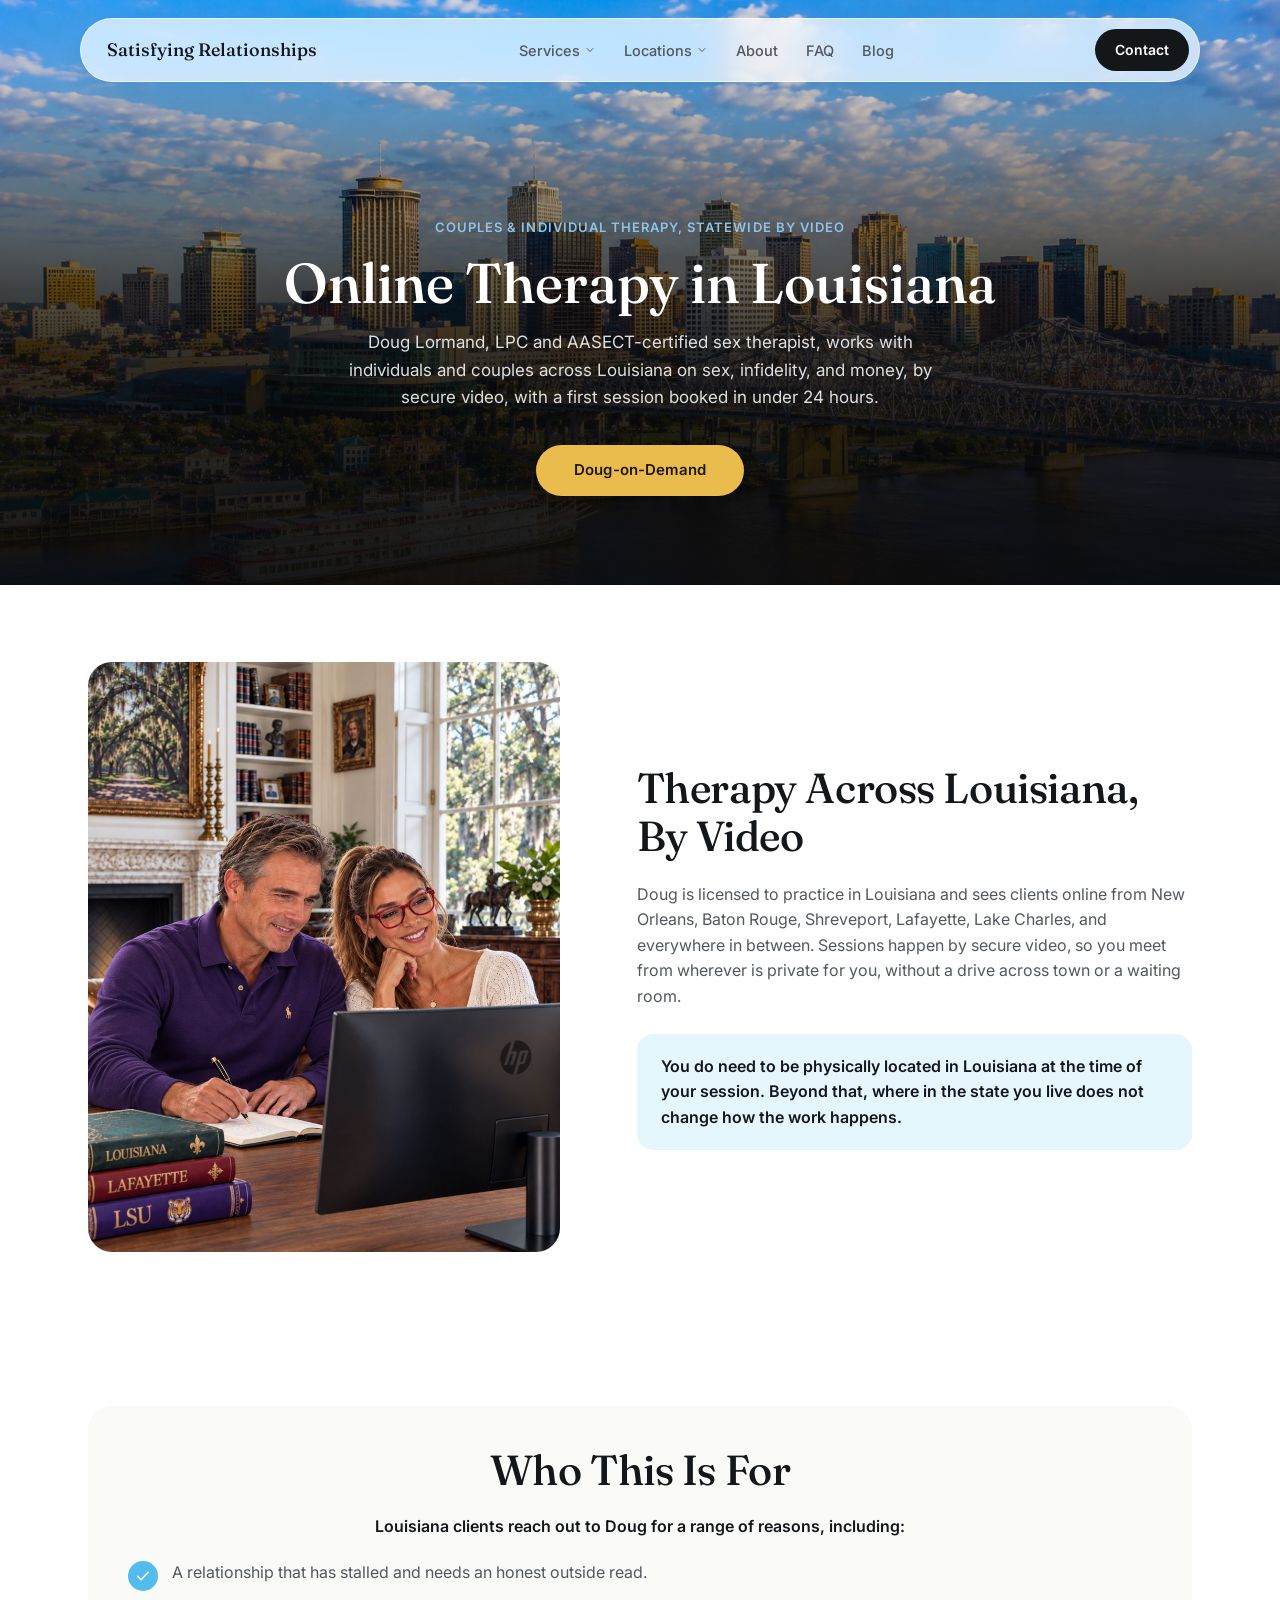
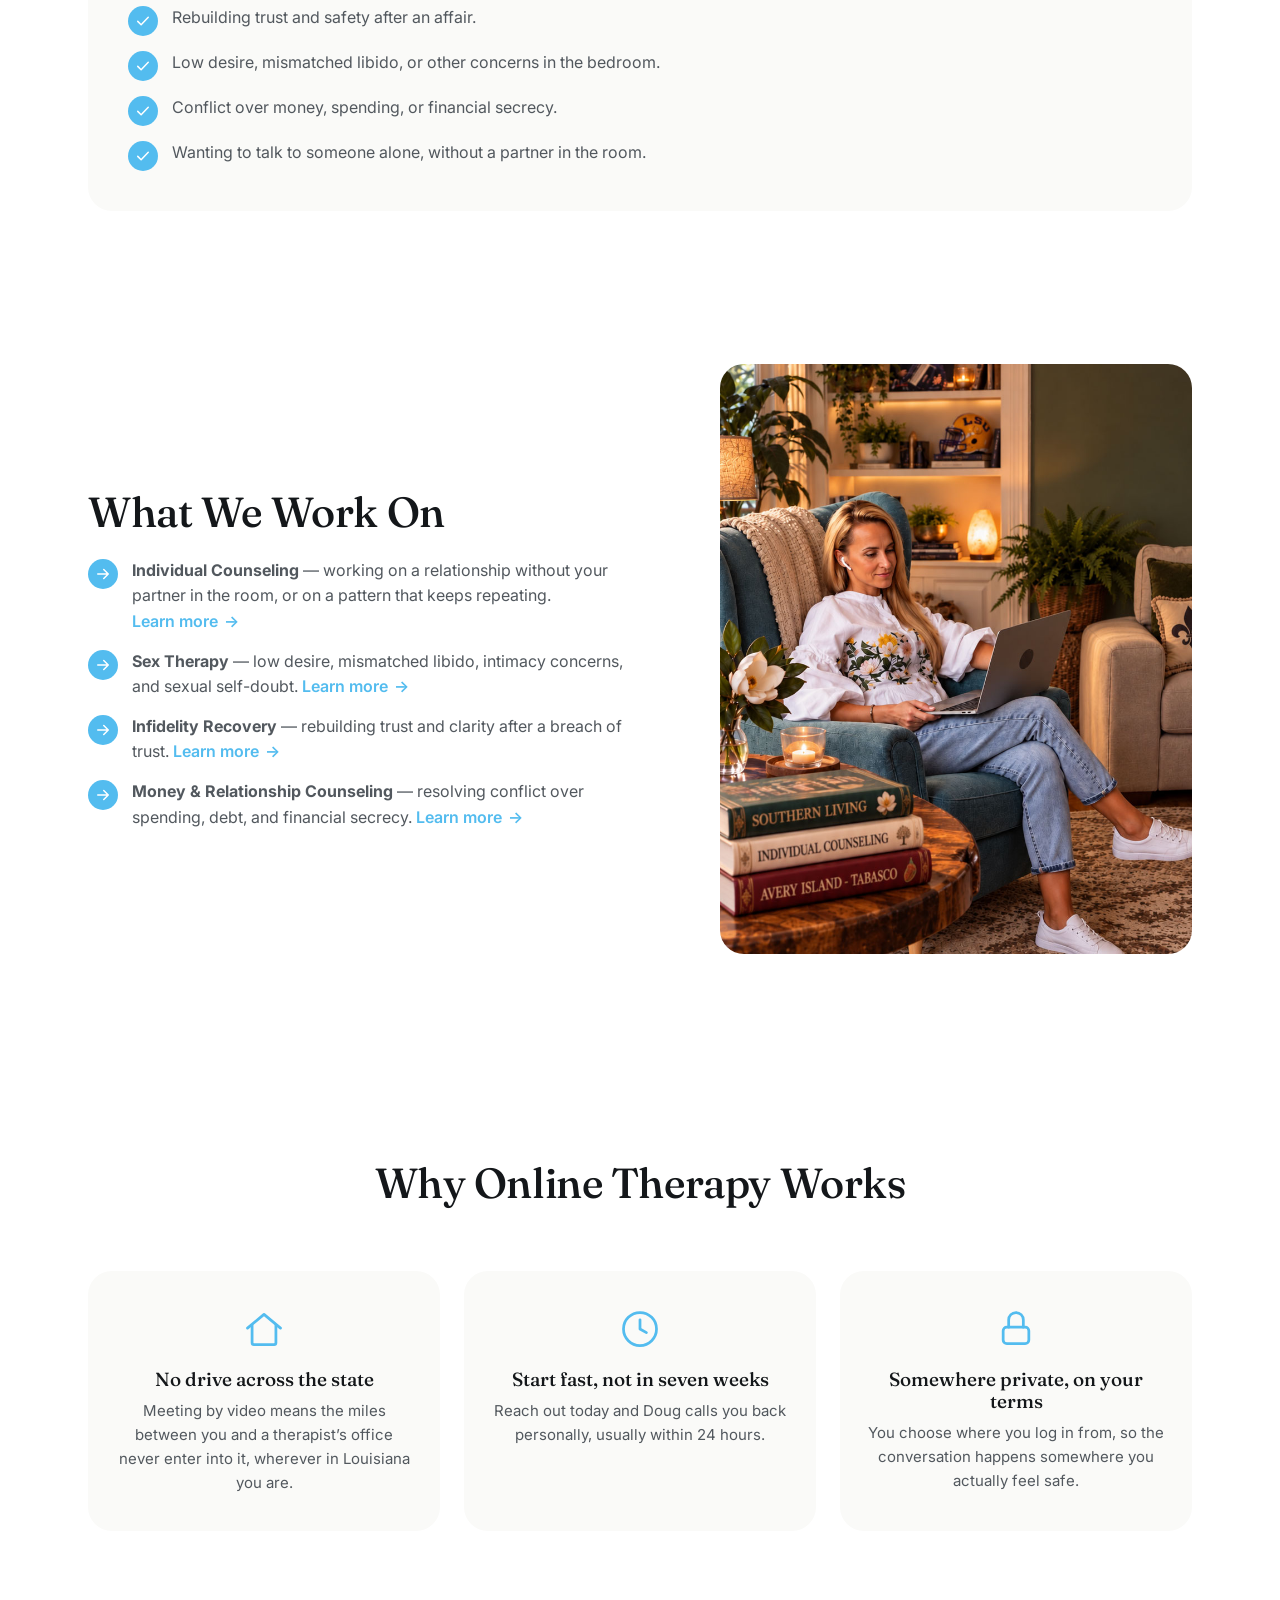
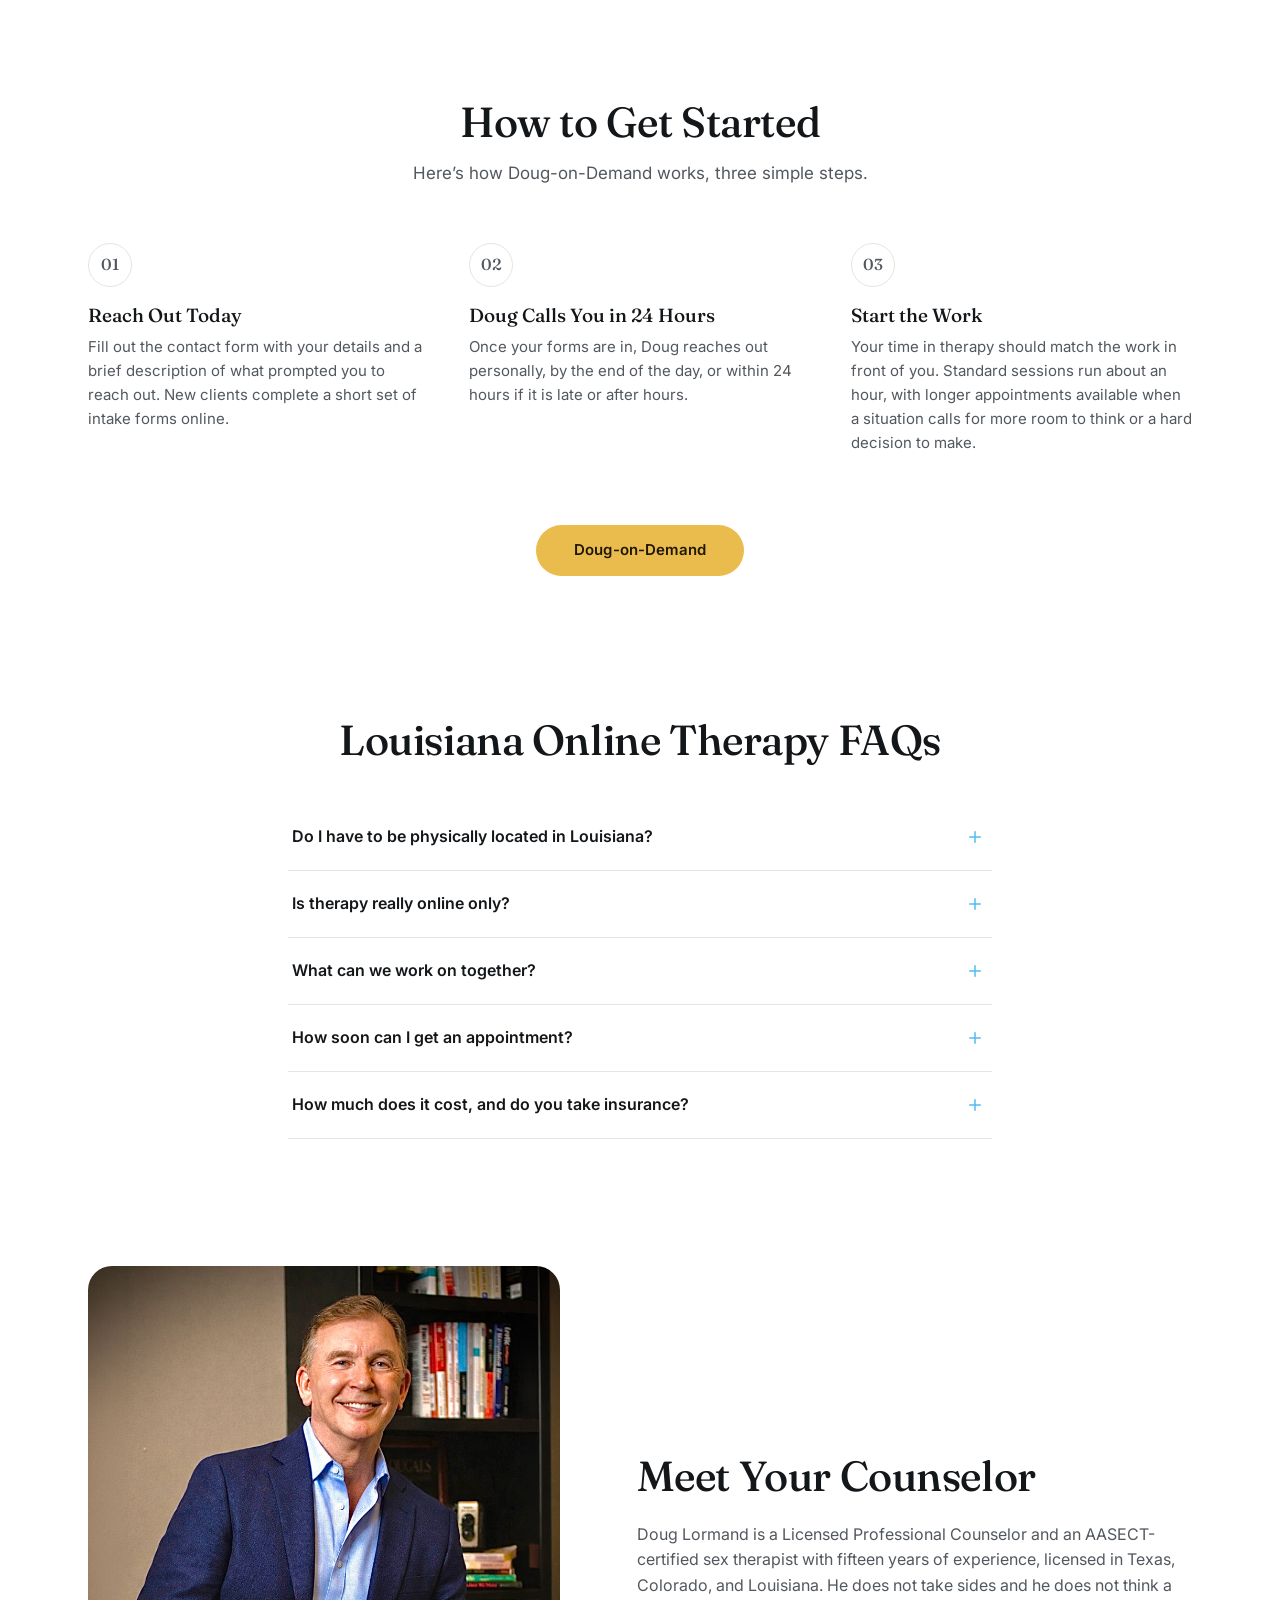
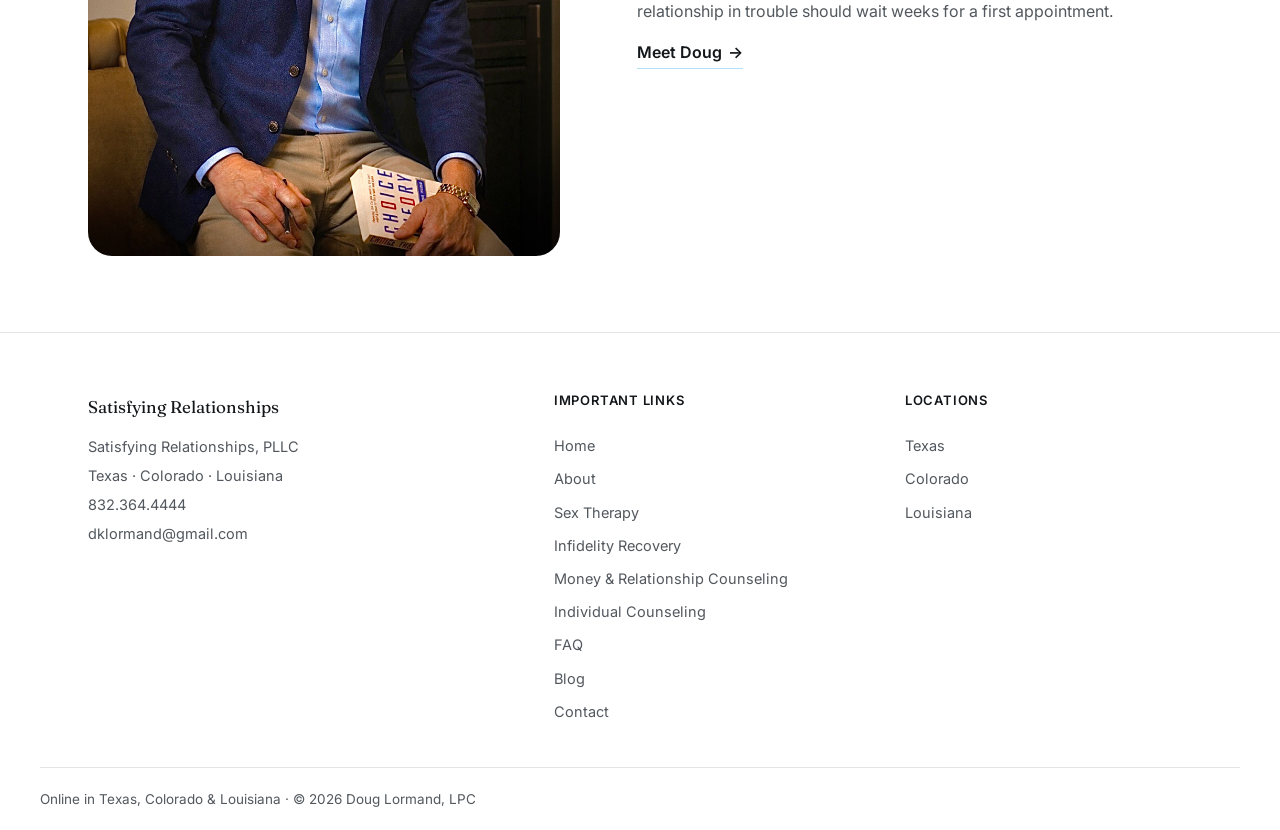
<file: louisiana.html>
<!doctype html>
<html lang="en">
<head>
<meta charset="UTF-8">
<meta name="viewport" content="width=device-width, initial-scale=1.0">
<title>Online Therapy in Louisiana &mdash; Satisfying Relationships</title>
<meta name="description" content="Online couples and individual therapy for clients across Louisiana, from Doug Lormand, LPC, an AASECT-certified sex therapist. First session booked in under 24 hours.">
<link rel="preconnect" href="https://fonts.googleapis.com">
<link rel="preconnect" href="https://fonts.gstatic.com" crossorigin>
<link href="https://fonts.googleapis.com/css2?family=Fraunces:ital,opsz,wght@0,9..144,400;0,9..144,500;0,9..144,600;1,9..144,400;1,9..144,500&family=Inter:wght@400;500;600&display=swap" rel="stylesheet">
<link rel="stylesheet" href="css/styles.css">
<link rel="icon" type="image/png" href="Images/sr-logo.png">
<script type="application/ld+json">
{
  "@context": "https://schema.org",
  "@type": "FAQPage",
  "mainEntity": [
    {
      "@type": "Question",
      "name": "Do I have to be physically located in Louisiana?",
      "acceptedAnswer": {
        "@type": "Answer",
        "text": "Yes. Doug is licensed to practice in Louisiana, so sessions require you to be physically in the state at the time of your appointment."
      }
    },
    {
      "@type": "Question",
      "name": "Is therapy really online only?",
      "acceptedAnswer": {
        "@type": "Answer",
        "text": "Sessions are primarily held over secure video. That means no commute, and you can meet from wherever in Louisiana is most private for you. If you are interested in booking an in-person session, we can discuss that during our first video session."
      }
    },
    {
      "@type": "Question",
      "name": "What can we work on together?",
      "acceptedAnswer": {
        "@type": "Answer",
        "text": "Sex therapy, infidelity recovery, and money and relationship counseling, for couples and for individuals working through it on their own."
      }
    },
    {
      "@type": "Question",
      "name": "How soon can I get an appointment?",
      "acceptedAnswer": {
        "@type": "Answer",
        "text": "Reach out and Doug calls you back personally, usually within 24 hours, not weeks out."
      }
    },
    {
      "@type": "Question",
      "name": "How much does it cost, and do you take insurance?",
      "acceptedAnswer": {
        "@type": "Answer",
        "text": "Doug offers private-pay sessions and works with select insurance through third-party platforms, depending on what is available for your plan. He can also provide documentation for out-of-network reimbursement when it applies. You will get the specifics when you reach out."
      }
    }
  ]
}
</script>
<!-- Google tag (gtag.js) -->
<script async src="https://www.googletagmanager.com/gtag/js?id=G-M1H8F3KCVY"></script>
<script>
  window.dataLayer = window.dataLayer || [];
  function gtag(){dataLayer.push(arguments);}
  gtag('js', new Date());

  gtag('config', 'G-M1H8F3KCVY');
</script>
</head>
<body>

<a class="skip-link" href="#main">Skip to content</a>

<!-- ============ NAV ============ -->
<header class="nav" id="nav">
  <div class="nav__bar">
    <a class="nav__logo" href="index.html"><span>Satisfying Relationships</span></a>

    <nav class="nav__links" aria-label="Primary">
      <div class="nav__dropdown">
        <button class="nav__dropdown-trigger" aria-haspopup="true" aria-expanded="false">
          Services
          <svg class="nav__dropdown-chevron" viewBox="0 0 24 24" width="12" height="12" fill="none" stroke="currentColor" stroke-width="2"><path d="M6 9l6 6 6-6" stroke-linecap="round" stroke-linejoin="round"/></svg>
        </button>
        <div class="nav__dropdown-menu">
          <a href="individual-therapy.html">Individual Counseling</a>
          <a href="sex-therapy.html">Sex Therapy</a>
          <a href="infidelity-recovery.html">Infidelity Recovery</a>
          <a href="money-counseling.html">Money &amp; Relationship Counseling</a>
        </div>
      </div>
      <div class="nav__dropdown">
        <button class="nav__dropdown-trigger" aria-haspopup="true" aria-expanded="false">
          Locations
          <svg class="nav__dropdown-chevron" viewBox="0 0 24 24" width="12" height="12" fill="none" stroke="currentColor" stroke-width="2"><path d="M6 9l6 6 6-6" stroke-linecap="round" stroke-linejoin="round"/></svg>
        </button>
        <div class="nav__dropdown-menu">
          <a href="texas.html">Texas</a>
          <a href="colorado.html">Colorado</a>
          <a href="louisiana.html">Louisiana</a>
        </div>
      </div>
      <a href="about.html">About</a>
      <a href="faq.html">FAQ</a>
      <a href="blog.html">Blog</a>
    </nav>

    <a class="nav__contact" href="contact.html">Contact</a>

    <button class="nav__toggle" id="navToggle" aria-label="Open menu" aria-expanded="false" aria-controls="navMobile">
      <span></span><span></span><span></span>
    </button>
  </div>

  <div class="nav__mobile" id="navMobile">
    <a href="index.html">Home</a>
    <div class="nav__mobile-group">
      <button class="nav__mobile-label" type="button" aria-expanded="false">
        Services
        <svg class="nav__mobile-chevron" viewBox="0 0 24 24" width="12" height="12" fill="none" stroke="currentColor" stroke-width="2" aria-hidden="true"><path d="M6 9l6 6 6-6" stroke-linecap="round" stroke-linejoin="round"/></svg>
      </button>
      <div class="nav__mobile-submenu">
        <a href="individual-therapy.html" class="nav__mobile-sublink">Individual Counseling</a>
        <a href="sex-therapy.html" class="nav__mobile-sublink">Sex Therapy</a>
        <a href="infidelity-recovery.html" class="nav__mobile-sublink">Infidelity Recovery</a>
        <a href="money-counseling.html" class="nav__mobile-sublink">Money &amp; Relationship Counseling</a>
      </div>
    </div>
    <div class="nav__mobile-group">
      <button class="nav__mobile-label" type="button" aria-expanded="false">
        Locations
        <svg class="nav__mobile-chevron" viewBox="0 0 24 24" width="12" height="12" fill="none" stroke="currentColor" stroke-width="2" aria-hidden="true"><path d="M6 9l6 6 6-6" stroke-linecap="round" stroke-linejoin="round"/></svg>
      </button>
      <div class="nav__mobile-submenu">
        <a href="texas.html" class="nav__mobile-sublink">Texas</a>
        <a href="colorado.html" class="nav__mobile-sublink">Colorado</a>
        <a href="louisiana.html" class="nav__mobile-sublink">Louisiana</a>
      </div>
    </div>
    <a href="about.html">About</a>
    <a href="faq.html">FAQ</a>
    <a href="blog.html">Blog</a>
    <a href="contact.html">Contact</a>
  </div>
</header>

<main id="main">

  <!-- ============ HERO ============ -->
  <section class="page-hero">
    <div class="page-hero__media" aria-hidden="true">
      <img class="page-hero__bg" src="Images/louisiana-relationship-therapy.jpg" alt="" role="presentation">
      <div class="page-hero__scrim"></div>
    </div>
    <div class="wrap">
      <h2 class="reveal">Couples &amp; Individual Therapy, Statewide by Video</h2>
      <h1 class="reveal">Online Therapy in Louisiana</h1>
      <p class="page-hero__sub reveal">Doug Lormand, LPC and AASECT-certified sex therapist, works with individuals and couples across Louisiana on sex, infidelity, and money, by secure video, with a first session booked in under 24 hours.</p>
      <div class="page-hero__actions reveal">
        <doug-cta href="#" label="Doug-on-Demand" hover-label="Get Started Now"></doug-cta>
      </div>
    </div>
  </section>

  <!-- ============ THERAPY ACROSS LOUISIANA ============ -->
  <section class="content-block">
    <div class="wrap content-block__grid">
      <div class="content-block__image reveal">
        <img class="content-block__img" src="Images/louisiana-online-couples-therapy.jpg" alt="" role="presentation" loading="lazy">
      </div>
      <div class="content-block__text reveal">
        <h2 class="section-heading">Therapy Across Louisiana, By Video</h2>
        <p>Doug is licensed to practice in Louisiana and sees clients online from New Orleans, Baton Rouge, Shreveport, Lafayette, Lake Charles, and everywhere in between. Sessions happen by secure video, so you meet from wherever is private for you, without a drive across town or a waiting room.</p>
        <p class="content-block__callout">You do need to be physically located in Louisiana at the time of your session. Beyond that, where in the state you live does not change how the work happens.</p>
      </div>
    </div>
  </section>

  <!-- ============ WHO THIS IS FOR ============ -->
  <section class="content-block">
    <div class="wrap">
      <div class="plain-list-block reveal">
        <h2 class="section-heading">Who This Is For</h2>
        <p class="plain-list-block__intro">Louisiana clients reach out to Doug for a range of reasons, including:</p>
        <ul class="plain-list">
          <li>
            <span class="plain-list__icon" aria-hidden="true"><svg viewBox="0 0 24 24" width="18" height="18" fill="none" stroke="currentColor" stroke-width="2"><path d="M5 12.5 9.5 17 19 7" stroke-linecap="round" stroke-linejoin="round"/></svg></span>
            <span>A relationship that has stalled and needs an honest outside read.</span>
          </li>
          <li>
            <span class="plain-list__icon" aria-hidden="true"><svg viewBox="0 0 24 24" width="18" height="18" fill="none" stroke="currentColor" stroke-width="2"><path d="M5 12.5 9.5 17 19 7" stroke-linecap="round" stroke-linejoin="round"/></svg></span>
            <span>Rebuilding trust and safety after an affair.</span>
          </li>
          <li>
            <span class="plain-list__icon" aria-hidden="true"><svg viewBox="0 0 24 24" width="18" height="18" fill="none" stroke="currentColor" stroke-width="2"><path d="M5 12.5 9.5 17 19 7" stroke-linecap="round" stroke-linejoin="round"/></svg></span>
            <span>Low desire, mismatched libido, or other concerns in the bedroom.</span>
          </li>
          <li>
            <span class="plain-list__icon" aria-hidden="true"><svg viewBox="0 0 24 24" width="18" height="18" fill="none" stroke="currentColor" stroke-width="2"><path d="M5 12.5 9.5 17 19 7" stroke-linecap="round" stroke-linejoin="round"/></svg></span>
            <span>Conflict over money, spending, or financial secrecy.</span>
          </li>
          <li>
            <span class="plain-list__icon" aria-hidden="true"><svg viewBox="0 0 24 24" width="18" height="18" fill="none" stroke="currentColor" stroke-width="2"><path d="M5 12.5 9.5 17 19 7" stroke-linecap="round" stroke-linejoin="round"/></svg></span>
            <span>Wanting to talk to someone alone, without a partner in the room.</span>
          </li>
        </ul>
      </div>
    </div>
  </section>

  <!-- ============ WHAT WE WORK ON ============ -->
  <section class="content-block content-block--reverse">
    <div class="wrap content-block__grid">
      <div class="content-block__image reveal">
        <img class="content-block__img" src="Images/louisiana-work-on.jpg" alt="" role="presentation" loading="lazy">
      </div>
      <div class="content-block__text reveal">
        <h2 class="section-heading">What We Work On</h2>
        <ul class="plain-list">
          <li>
            <span class="plain-list__icon" aria-hidden="true"><svg viewBox="0 0 24 24" width="18" height="18" fill="none" stroke="currentColor" stroke-width="2"><path d="M5 12h14M13 6l6 6-6 6" stroke-linecap="round" stroke-linejoin="round"/></svg></span>
            <span><strong>Individual Counseling</strong> &mdash; working on a relationship without your partner in the room, or on a pattern that keeps repeating. <a class="text-link" href="individual-therapy.html">Learn more <span aria-hidden="true">&rarr;</span></a></span>
          </li>
          <li>
            <span class="plain-list__icon" aria-hidden="true"><svg viewBox="0 0 24 24" width="18" height="18" fill="none" stroke="currentColor" stroke-width="2"><path d="M5 12h14M13 6l6 6-6 6" stroke-linecap="round" stroke-linejoin="round"/></svg></span>
            <span><strong>Sex Therapy</strong> &mdash; low desire, mismatched libido, intimacy concerns, and sexual self-doubt. <a class="text-link" href="sex-therapy.html">Learn more <span aria-hidden="true">&rarr;</span></a></span>
          </li>
          <li>
            <span class="plain-list__icon" aria-hidden="true"><svg viewBox="0 0 24 24" width="18" height="18" fill="none" stroke="currentColor" stroke-width="2"><path d="M5 12h14M13 6l6 6-6 6" stroke-linecap="round" stroke-linejoin="round"/></svg></span>
            <span><strong>Infidelity Recovery</strong> &mdash; rebuilding trust and clarity after a breach of trust. <a class="text-link" href="infidelity-recovery.html">Learn more <span aria-hidden="true">&rarr;</span></a></span>
          </li>
          <li>
            <span class="plain-list__icon" aria-hidden="true"><svg viewBox="0 0 24 24" width="18" height="18" fill="none" stroke="currentColor" stroke-width="2"><path d="M5 12h14M13 6l6 6-6 6" stroke-linecap="round" stroke-linejoin="round"/></svg></span>
            <span><strong>Money &amp; Relationship Counseling</strong> &mdash; resolving conflict over spending, debt, and financial secrecy. <a class="text-link" href="money-counseling.html">Learn more <span aria-hidden="true">&rarr;</span></a></span>
          </li>
        </ul>
      </div>
    </div>
  </section>

  <!-- ============ WHY ONLINE THERAPY WORKS ============ -->
  <section class="benefits">
    <div class="wrap">
      <h2 class="section-heading reveal">Why Online Therapy Works</h2>
      <div class="benefits__grid">

        <div class="benefit reveal">
          <span class="benefit__icon" aria-hidden="true">
            <svg viewBox="0 0 24 24" width="44" height="44" fill="none" stroke="currentColor" stroke-width="1.5" stroke-linecap="round" stroke-linejoin="round"><path d="M3 11.5 12 4l9 7.5"/><path d="M5.5 10v9.5a1 1 0 0 0 1 1H17.5a1 1 0 0 0 1-1V10"/></svg>
          </span>
          <h3>No drive across the state</h3>
          <p>Meeting by video means the miles between you and a therapist&rsquo;s office never enter into it, wherever in Louisiana you are.</p>
        </div>

        <div class="benefit reveal">
          <span class="benefit__icon" aria-hidden="true">
            <svg viewBox="0 0 24 24" width="44" height="44" fill="none" stroke="currentColor" stroke-width="1.5"><circle cx="12" cy="12" r="9"/><path d="M12 7v5l3.5 2" stroke-linecap="round" stroke-linejoin="round"/></svg>
          </span>
          <h3>Start fast, not in seven weeks</h3>
          <p>Reach out today and Doug calls you back personally, usually within 24 hours.</p>
        </div>

        <div class="benefit reveal">
          <span class="benefit__icon" aria-hidden="true">
            <svg viewBox="0 0 24 24" width="44" height="44" fill="none" stroke="currentColor" stroke-width="1.5" stroke-linecap="round" stroke-linejoin="round"><rect x="5" y="11" width="14" height="9" rx="2"/><path d="M8 11V7a4 4 0 0 1 8 0v4"/></svg>
          </span>
          <h3>Somewhere private, on your terms</h3>
          <p>You choose where you log in from, so the conversation happens somewhere you actually feel safe.</p>
        </div>

      </div>
    </div>
  </section>

  <!-- ============ HOW TO GET STARTED ============ -->
  <section class="get-started" id="get-started">
    <div class="wrap">
      <h2 class="section-heading reveal">How to Get Started</h2>
      <p class="get-started__intro reveal">Here&rsquo;s how Doug-on-Demand works, three simple steps.</p>

      <div class="steps__wrap" id="stepsWrap">
        <svg class="steps__line" id="stepsLine" aria-hidden="true">
          <path class="steps__line-path" id="stepsLinePath"></path>
        </svg>

        <ol class="steps">
          <li class="step reveal">
            <span class="step__badge" data-step-badge="0"><span class="step__number">01</span></span>
            <div class="step__text">
              <h3>Reach Out Today</h3>
              <p>Fill out the contact form with your details and a brief description of what prompted you to reach out. New clients complete a short set of intake forms online.</p>
            </div>
          </li>
          <li class="step reveal">
            <span class="step__badge" data-step-badge="1"><span class="step__number">02</span></span>
            <div class="step__text">
              <h3>Doug Calls You in 24 Hours</h3>
              <p>Once your forms are in, Doug reaches out personally, by the end of the day, or within 24 hours if it is late or after hours.</p>
            </div>
          </li>
          <li class="step reveal">
            <span class="step__badge" data-step-badge="2"><span class="step__number">03</span></span>
            <div class="step__text">
              <h3>Start the Work</h3>
              <p>Your time in therapy should match the work in front of you. Standard sessions run about an hour, with longer appointments available when a situation calls for more room to think or a hard decision to make.</p>
            </div>
          </li>
        </ol>
      </div>

      <div class="get-started__cta reveal">
        <doug-cta href="#" label="Doug-on-Demand" hover-label="Get Started Now"></doug-cta>
      </div>
    </div>
  </section>

  <!-- ============ FAQ ============ -->
  <section>
    <div class="wrap wrap--narrow">
      <div class="faq-group reveal">
        <h2 class="section-heading">Louisiana Online Therapy FAQs</h2>

        <details class="faq-item">
          <summary>Do I have to be physically located in Louisiana?
            <span class="faq-item__icon" aria-hidden="true"><svg viewBox="0 0 24 24" width="18" height="18" fill="none" stroke="currentColor" stroke-width="2" stroke-linecap="round"><path d="M12 5v14M5 12h14"/></svg></span>
          </summary>
          <p>Yes. Doug is licensed to practice in Louisiana, so sessions require you to be physically in the state at the time of your appointment.</p>
        </details>

        <details class="faq-item">
          <summary>Is therapy really online only?
            <span class="faq-item__icon" aria-hidden="true"><svg viewBox="0 0 24 24" width="18" height="18" fill="none" stroke="currentColor" stroke-width="2" stroke-linecap="round"><path d="M12 5v14M5 12h14"/></svg></span>
          </summary>
          <p>Sessions are primarily held over secure video. That means no commute, and you can meet from wherever in Louisiana is most private for you. If you are interested in booking an in-person session, we can discuss that during our first video session.</p>
        </details>

        <details class="faq-item">
          <summary>What can we work on together?
            <span class="faq-item__icon" aria-hidden="true"><svg viewBox="0 0 24 24" width="18" height="18" fill="none" stroke="currentColor" stroke-width="2" stroke-linecap="round"><path d="M12 5v14M5 12h14"/></svg></span>
          </summary>
          <p>Sex therapy, infidelity recovery, and money and relationship counseling, for couples and for individuals working through it on their own.</p>
        </details>

        <details class="faq-item">
          <summary>How soon can I get an appointment?
            <span class="faq-item__icon" aria-hidden="true"><svg viewBox="0 0 24 24" width="18" height="18" fill="none" stroke="currentColor" stroke-width="2" stroke-linecap="round"><path d="M12 5v14M5 12h14"/></svg></span>
          </summary>
          <p>Reach out and Doug calls you back personally, usually within 24 hours, not weeks out.</p>
        </details>

        <details class="faq-item">
          <summary>How much does it cost, and do you take insurance?
            <span class="faq-item__icon" aria-hidden="true"><svg viewBox="0 0 24 24" width="18" height="18" fill="none" stroke="currentColor" stroke-width="2" stroke-linecap="round"><path d="M12 5v14M5 12h14"/></svg></span>
          </summary>
          <p>Doug offers private-pay sessions and works with select insurance through third-party platforms, depending on what is available for your plan. He can also provide documentation for out-of-network reimbursement when it applies. You will get the specifics when you reach out.</p>
        </details>
      </div>
    </div>
  </section>

  <!-- ============ ABOUT DOUG ============ -->
  <section class="content-block">
    <div class="wrap content-block__grid">
      <div class="content-block__image reveal">
        <img class="content-block__img" src="Images/doug5.jpg" alt="" role="presentation" loading="lazy">
      </div>
      <div class="content-block__text reveal">
        <h2 class="section-heading">Meet Your Counselor</h2>
        <p>Doug Lormand is a Licensed Professional Counselor and an AASECT-certified sex therapist with fifteen years of experience, licensed in Texas, Colorado, and Louisiana. He does not take sides and he does not think a relationship in trouble should wait weeks for a first appointment.</p>
        <a class="text-link" href="about.html">Meet Doug <span aria-hidden="true">&rarr;</span></a>
      </div>
    </div>
  </section>

</main>

<footer class="footer">
  <div class="wrap footer__grid">
    <div class="footer__brand">
      <span class="footer__logo">Satisfying Relationships</span>
      <p>Satisfying Relationships, PLLC</p>
      <p>Texas &middot; Colorado &middot; Louisiana</p>
      <p><a href="tel:8323644444">832.364.4444</a></p>
      <p><a href="mailto:dklormand@gmail.com">dklormand@gmail.com</a></p>
    </div>

    <div class="footer__col">
      <h3 class="footer__heading">Important Links</h3>
      <a href="index.html">Home</a>
      <a href="about.html">About</a>
      <a href="sex-therapy.html">Sex Therapy</a>
      <a href="infidelity-recovery.html">Infidelity Recovery</a>
      <a href="money-counseling.html">Money &amp; Relationship Counseling</a>
      <a href="individual-therapy.html">Individual Counseling</a>
      <a href="faq.html">FAQ</a>
      <a href="blog.html">Blog</a>
      <a href="contact.html">Contact</a>
    </div>

    <div class="footer__col">
      <h3 class="footer__heading">Locations</h3>
      <a href="texas.html">Texas</a>
      <a href="colorado.html">Colorado</a>
      <a href="louisiana.html">Louisiana</a>
    </div>
  </div>

  <div class="wrap footer__bottom">
    <span class="footer__meta">Online in Texas, Colorado &amp; Louisiana &middot; &copy; <span id="year"></span> Doug Lormand, LPC</span>
  </div>
</footer>

<script src="js/doug-cta.js"></script>
<script src="js/main.js"></script>
</body>
</html>
</file>
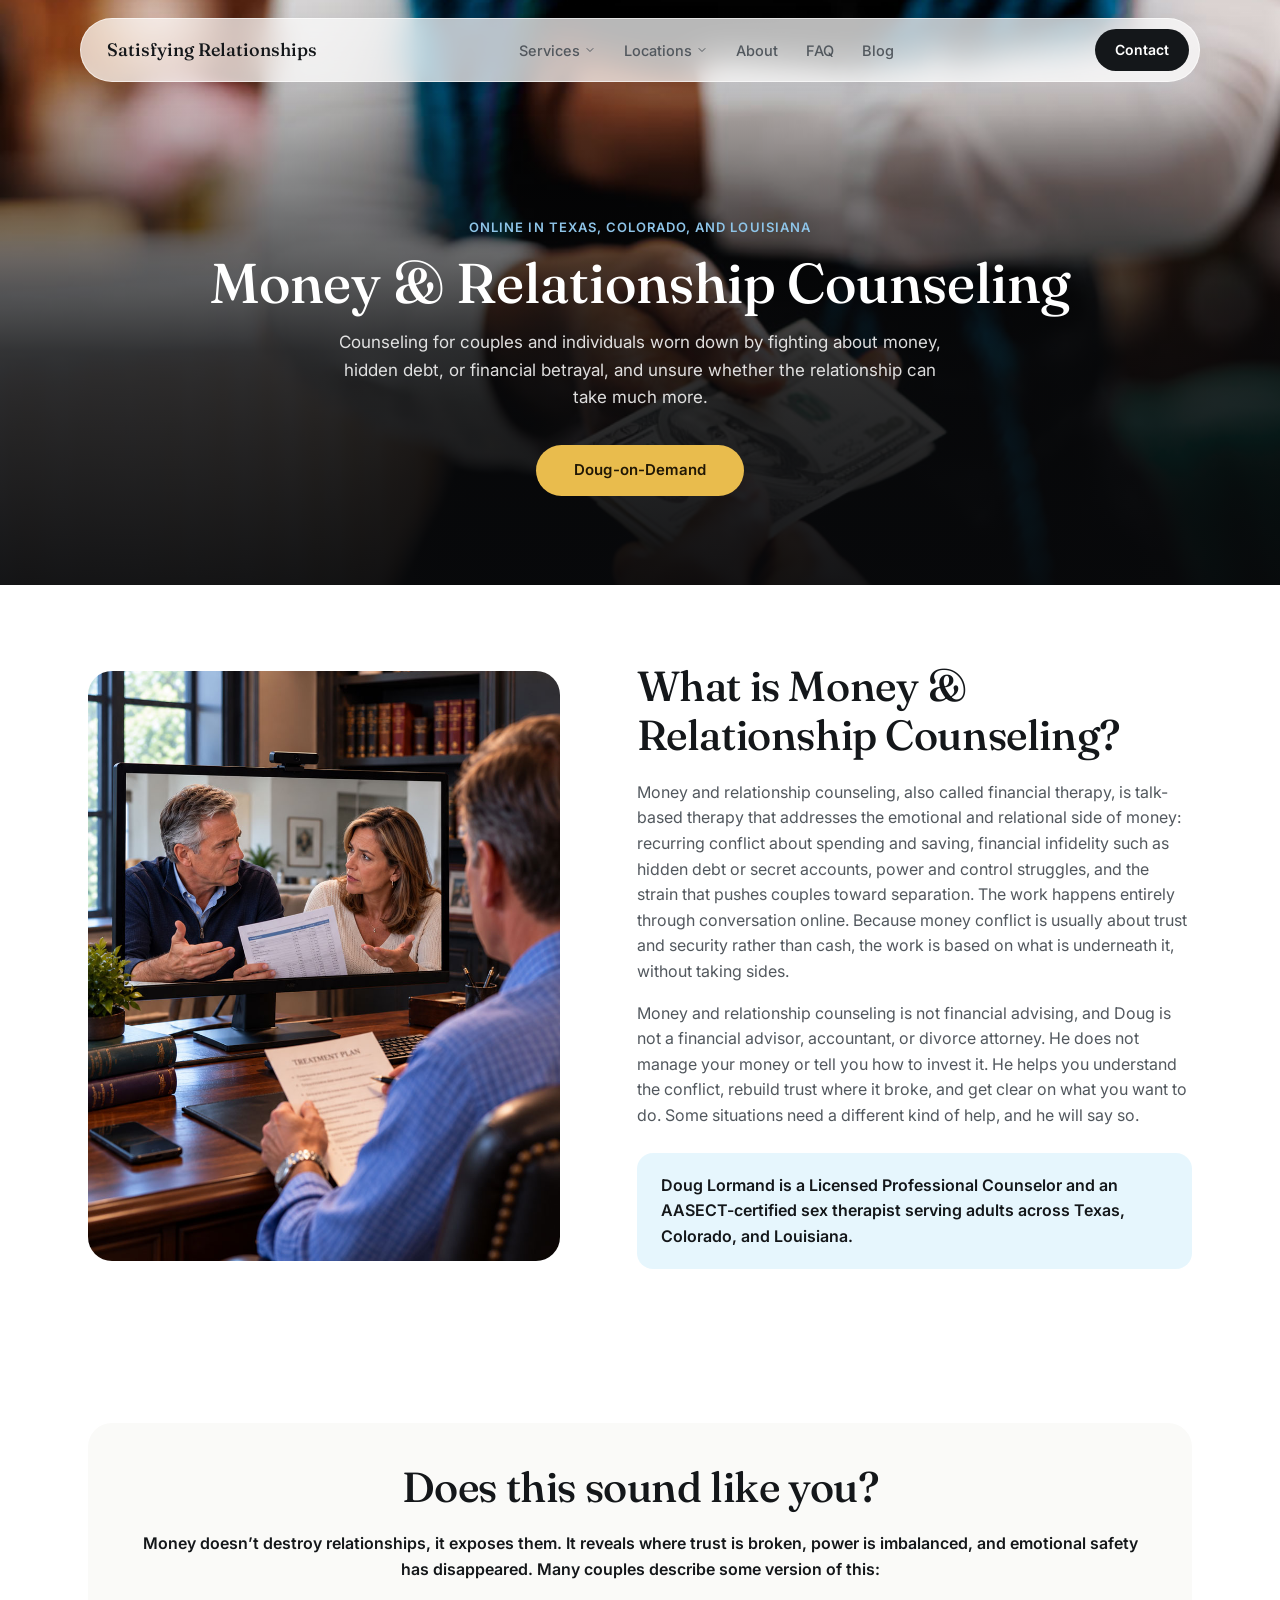
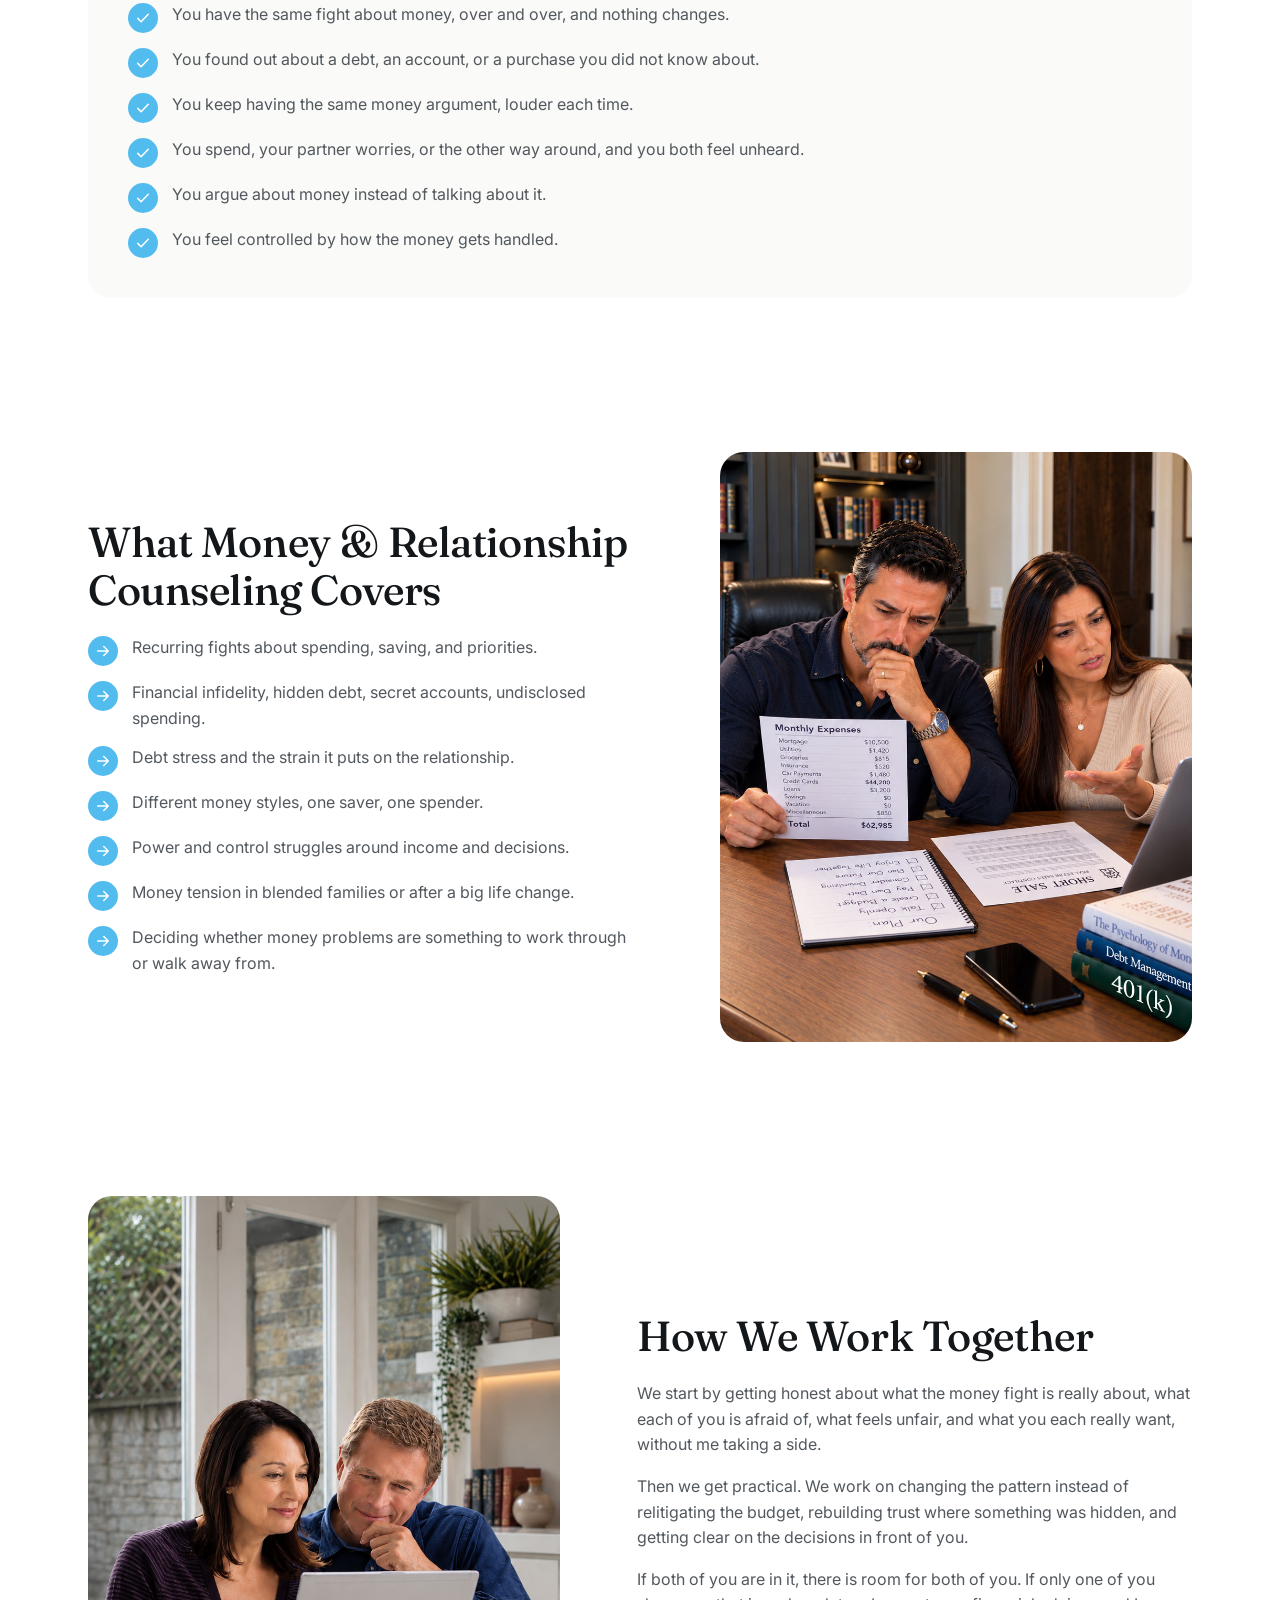
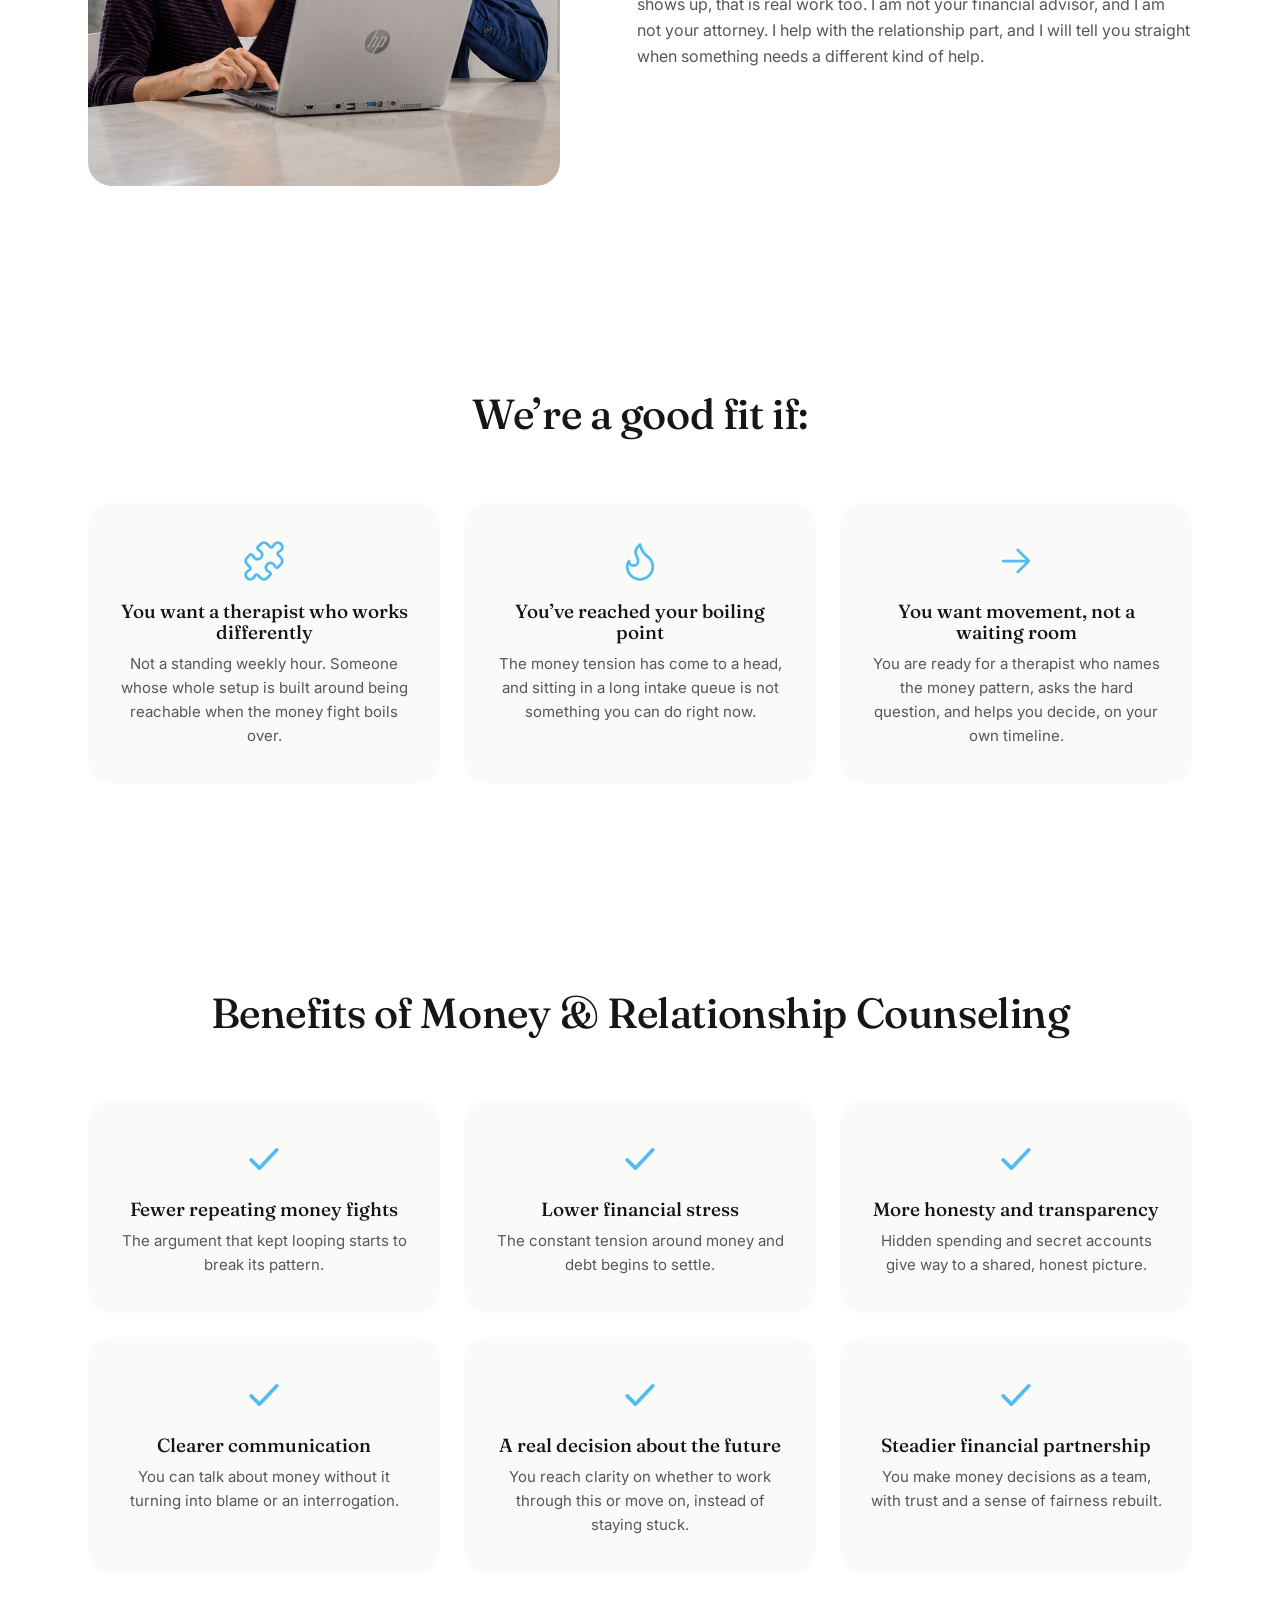
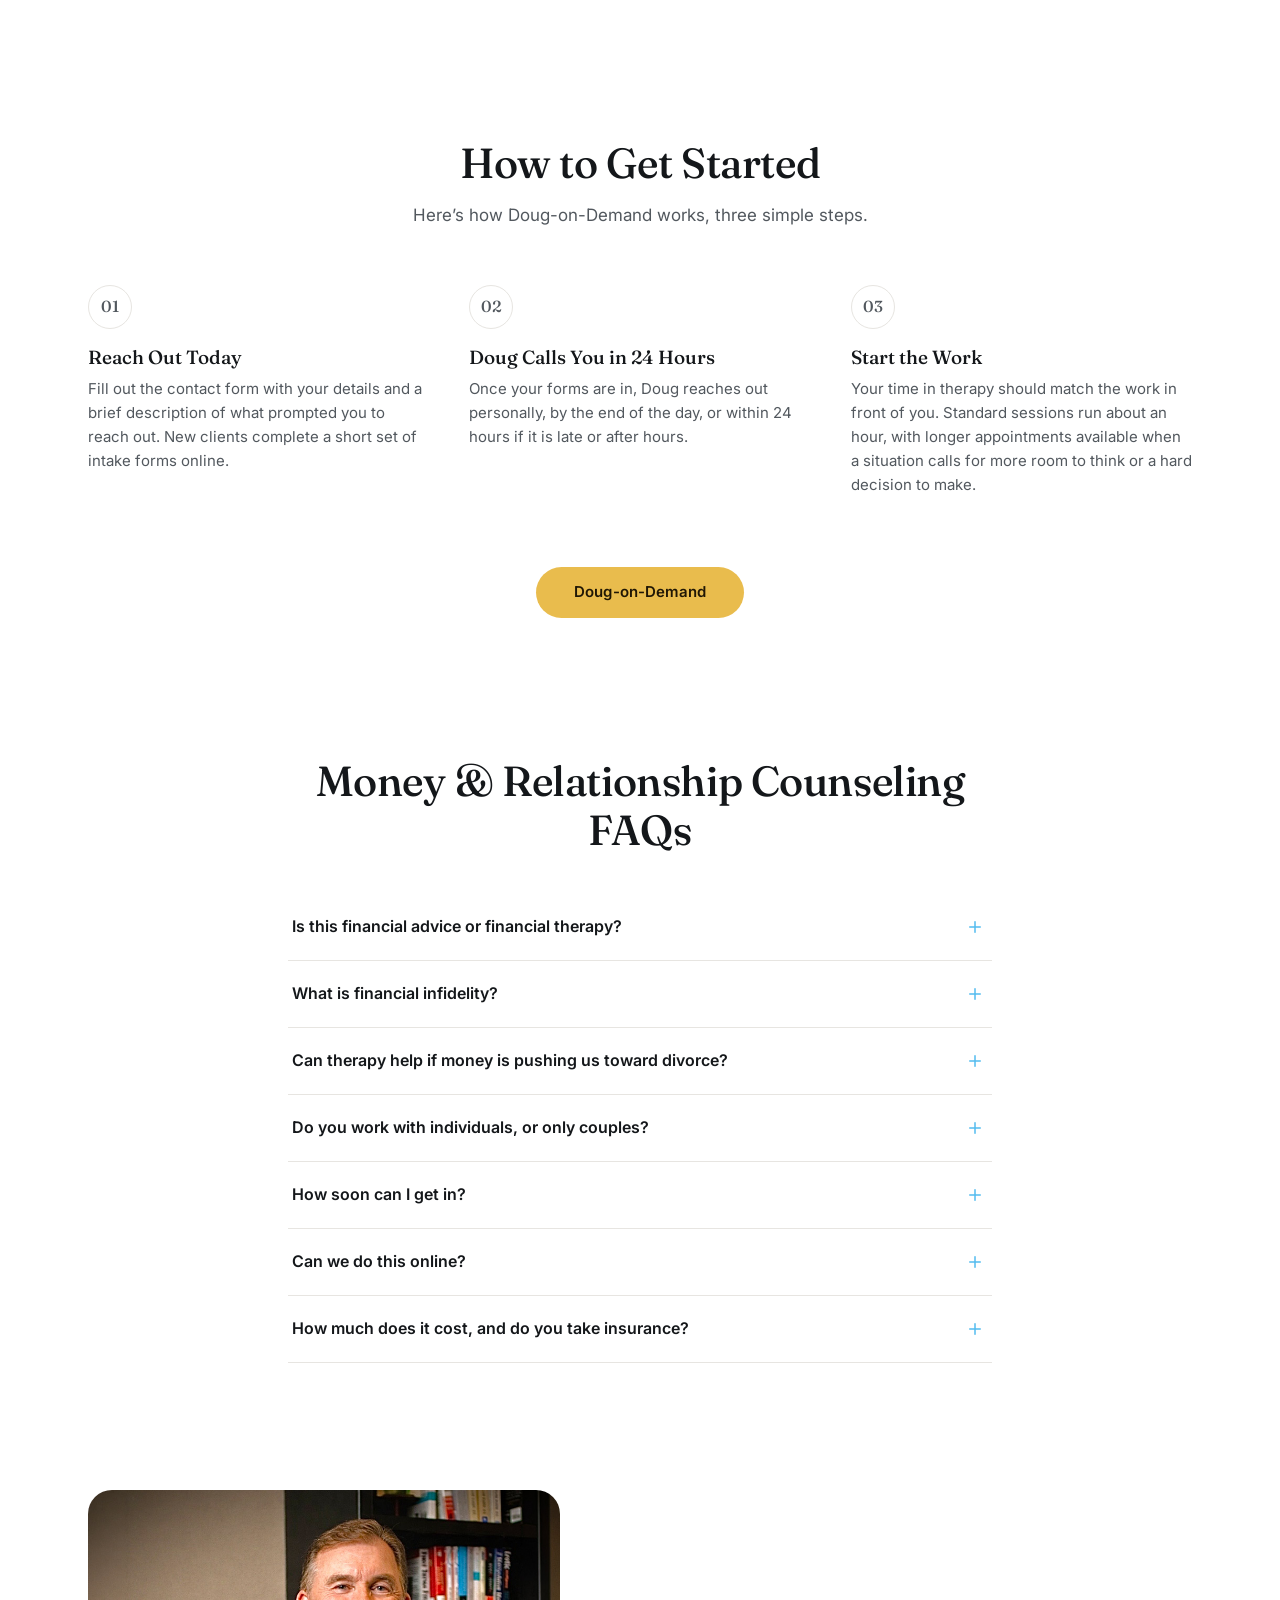
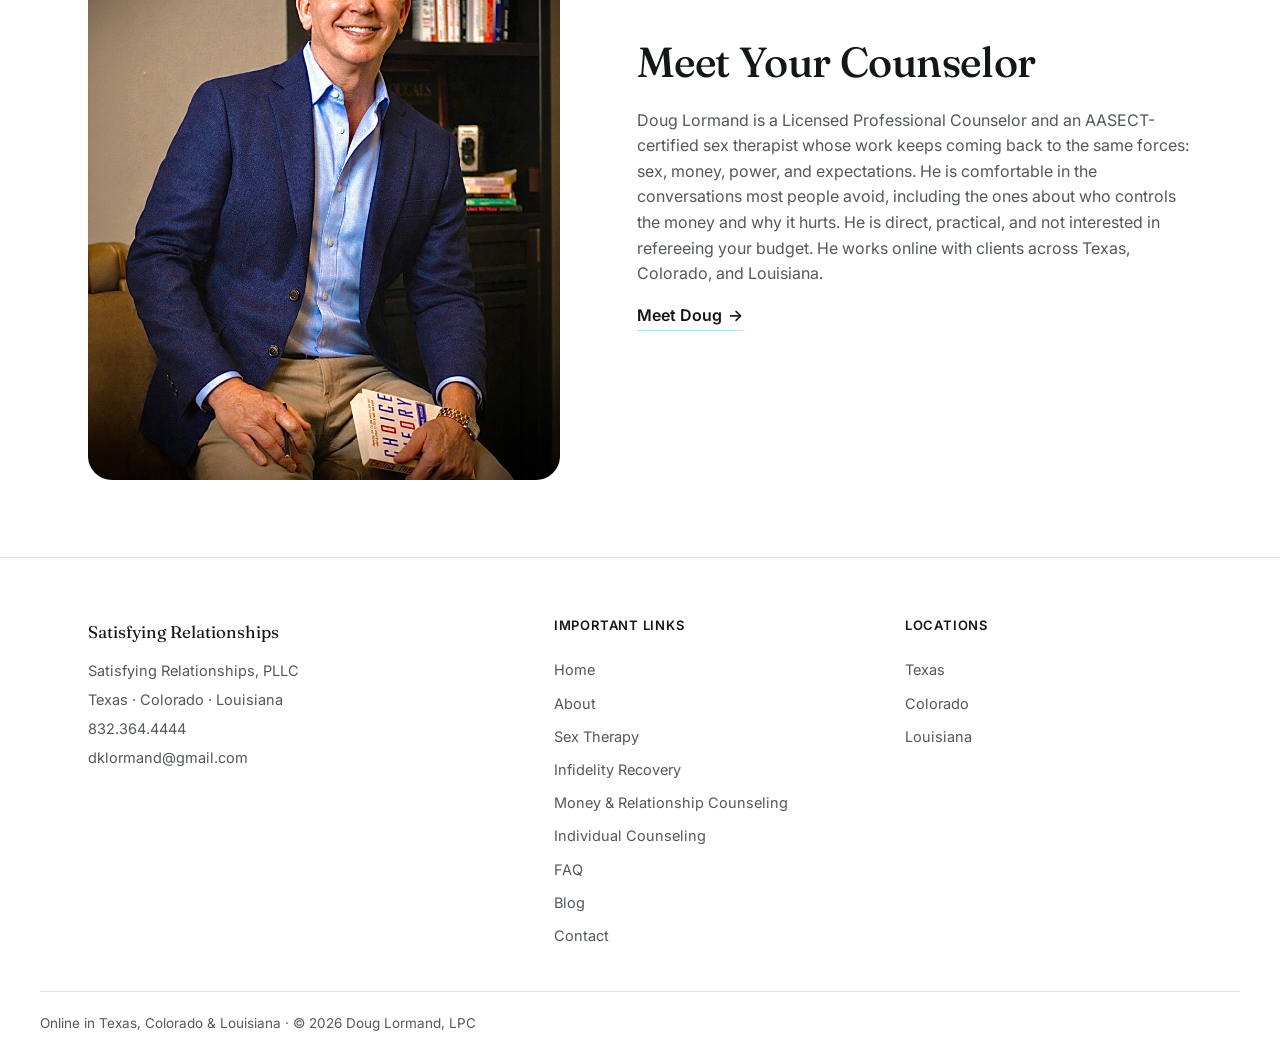
<file: money-counseling.html>
<!doctype html>
<html lang="en">
<head>
<meta charset="UTF-8">
<meta name="viewport" content="width=device-width, initial-scale=1.0">
<title>Money &amp; Relationship Counseling &mdash; Satisfying Relationships</title>
<meta name="description" content="Counseling for couples and individuals worn down by fighting about money, hidden debt, or financial betrayal. Online in Texas, Colorado, and Louisiana.">
<link rel="preconnect" href="https://fonts.googleapis.com">
<link rel="preconnect" href="https://fonts.gstatic.com" crossorigin>
<link href="https://fonts.googleapis.com/css2?family=Fraunces:ital,opsz,wght@0,9..144,400;0,9..144,500;0,9..144,600;1,9..144,400;1,9..144,500&family=Inter:wght@400;500;600&display=swap" rel="stylesheet">
<link rel="stylesheet" href="css/styles.css">
<link rel="icon" type="image/png" href="Images/sr-logo.png">
<script type="application/ld+json">
{
  "@context": "https://schema.org",
  "@type": "FAQPage",
  "mainEntity": [
    {
      "@type": "Question",
      "name": "Is this financial advice or financial therapy?",
      "acceptedAnswer": {
        "@type": "Answer",
        "text": "Financial therapy. I am not a financial advisor, accountant, or divorce attorney, and I will not manage your money or build you a budget. I help with the relationship side of money, the conflict, the trust, the decisions. If you need the numbers handled, I will point you toward the right professional."
      }
    },
    {
      "@type": "Question",
      "name": "What is financial infidelity?",
      "acceptedAnswer": {
        "@type": "Answer",
        "text": "It is when one partner hides money from the other, secret debt, a hidden account, undisclosed spending. It tends to land like any other betrayal, because it breaks trust. If the bigger issue is an affair rather than money, see the Infidelity Recovery page."
      }
    },
    {
      "@type": "Question",
      "name": "Can therapy help if money is pushing us toward divorce?",
      "acceptedAnswer": {
        "@type": "Answer",
        "text": "Often, yes. Many couples reach clarity once the money fight stops running the show. Sometimes that means working through it. Sometimes it means deciding to part. I will help you get to a real answer, not push you toward one."
      }
    },
    {
      "@type": "Question",
      "name": "Do you work with individuals, or only couples?",
      "acceptedAnswer": {
        "@type": "Answer",
        "text": "Both. Sometimes both partners come in. Sometimes one person comes to sort out their own side of it. Either is real work."
      }
    },
    {
      "@type": "Question",
      "name": "How soon can I get in?",
      "acceptedAnswer": {
        "@type": "Answer",
        "text": "Fast, on purpose. A money blowup or a discovery about debt does not wait for a weeks-out appointment. Reach out today and you can usually be on the schedule within 24 hours, often the same day."
      }
    },
    {
      "@type": "Question",
      "name": "Can we do this online?",
      "acceptedAnswer": {
        "@type": "Answer",
        "text": "Yes. Sessions are online across Texas, Colorado, and Louisiana, so you can meet from somewhere private. You do need to be physically located in one of those three states."
      }
    },
    {
      "@type": "Question",
      "name": "How much does it cost, and do you take insurance?",
      "acceptedAnswer": {
        "@type": "Answer",
        "text": "Doug offers private-pay sessions and works with select insurance through third-party platforms, depending on what is available for your plan. He can also provide documentation for out-of-network reimbursement when it applies. You will get the specifics when you reach out."
      }
    }
  ]
}
</script>
<!-- Google tag (gtag.js) -->
<script async src="https://www.googletagmanager.com/gtag/js?id=G-M1H8F3KCVY"></script>
<script>
  window.dataLayer = window.dataLayer || [];
  function gtag(){dataLayer.push(arguments);}
  gtag('js', new Date());

  gtag('config', 'G-M1H8F3KCVY');
</script>
</head>
<body>

<a class="skip-link" href="#main">Skip to content</a>

<!-- ============ NAV ============ -->
<header class="nav" id="nav">
  <div class="nav__bar">
    <a class="nav__logo" href="index.html"><span>Satisfying Relationships</span></a>

    <nav class="nav__links" aria-label="Primary">
      <div class="nav__dropdown">
        <button class="nav__dropdown-trigger" aria-haspopup="true" aria-expanded="false">
          Services
          <svg class="nav__dropdown-chevron" viewBox="0 0 24 24" width="12" height="12" fill="none" stroke="currentColor" stroke-width="2"><path d="M6 9l6 6 6-6" stroke-linecap="round" stroke-linejoin="round"/></svg>
        </button>
        <div class="nav__dropdown-menu">
          <a href="individual-therapy.html">Individual Counseling</a>
          <a href="sex-therapy.html">Sex Therapy</a>
          <a href="infidelity-recovery.html">Infidelity Recovery</a>
          <a href="money-counseling.html">Money &amp; Relationship Counseling</a>
        </div>
      </div>
      <div class="nav__dropdown">
        <button class="nav__dropdown-trigger" aria-haspopup="true" aria-expanded="false">
          Locations
          <svg class="nav__dropdown-chevron" viewBox="0 0 24 24" width="12" height="12" fill="none" stroke="currentColor" stroke-width="2"><path d="M6 9l6 6 6-6" stroke-linecap="round" stroke-linejoin="round"/></svg>
        </button>
        <div class="nav__dropdown-menu">
          <a href="texas.html">Texas</a>
          <a href="colorado.html">Colorado</a>
          <a href="louisiana.html">Louisiana</a>
        </div>
      </div>
      <a href="about.html">About</a>
      <a href="faq.html">FAQ</a>
      <a href="blog.html">Blog</a>
    </nav>

    <a class="nav__contact" href="contact.html">Contact</a>

    <button class="nav__toggle" id="navToggle" aria-label="Open menu" aria-expanded="false" aria-controls="navMobile">
      <span></span><span></span><span></span>
    </button>
  </div>

  <div class="nav__mobile" id="navMobile">
    <a href="index.html">Home</a>
    <div class="nav__mobile-group">
      <button class="nav__mobile-label" type="button" aria-expanded="false">
        Services
        <svg class="nav__mobile-chevron" viewBox="0 0 24 24" width="12" height="12" fill="none" stroke="currentColor" stroke-width="2" aria-hidden="true"><path d="M6 9l6 6 6-6" stroke-linecap="round" stroke-linejoin="round"/></svg>
      </button>
      <div class="nav__mobile-submenu">
        <a href="individual-therapy.html" class="nav__mobile-sublink">Individual Counseling</a>
        <a href="sex-therapy.html" class="nav__mobile-sublink">Sex Therapy</a>
        <a href="infidelity-recovery.html" class="nav__mobile-sublink">Infidelity Recovery</a>
        <a href="money-counseling.html" class="nav__mobile-sublink">Money &amp; Relationship Counseling</a>
      </div>
    </div>
    <div class="nav__mobile-group">
      <button class="nav__mobile-label" type="button" aria-expanded="false">
        Locations
        <svg class="nav__mobile-chevron" viewBox="0 0 24 24" width="12" height="12" fill="none" stroke="currentColor" stroke-width="2" aria-hidden="true"><path d="M6 9l6 6 6-6" stroke-linecap="round" stroke-linejoin="round"/></svg>
      </button>
      <div class="nav__mobile-submenu">
        <a href="texas.html" class="nav__mobile-sublink">Texas</a>
        <a href="colorado.html" class="nav__mobile-sublink">Colorado</a>
        <a href="louisiana.html" class="nav__mobile-sublink">Louisiana</a>
      </div>
    </div>
    <a href="about.html">About</a>
    <a href="faq.html">FAQ</a>
    <a href="blog.html">Blog</a>
    <a href="contact.html">Contact</a>
  </div>
</header>

<main id="main">

  <!-- ============ HERO ============ -->
  <section class="page-hero">
    <div class="page-hero__media" aria-hidden="true">
      <img class="page-hero__bg" src="Images/money.jpg" alt="" role="presentation">
      <div class="page-hero__scrim"></div>
    </div>
    <div class="wrap">
      <h2 class="reveal">Online in Texas, Colorado, and Louisiana</h2>
      <h1 class="reveal">Money &amp; Relationship Counseling</h1>
      <p class="page-hero__sub reveal">Counseling for couples and individuals worn down by fighting about money, hidden debt, or financial betrayal, and unsure whether the relationship can take much more.</p>
      <div class="page-hero__actions reveal">
        <doug-cta href="#" label="Doug-on-Demand" hover-label="Get Started Now"></doug-cta>
      </div>
    </div>
  </section>

  <!-- ============ WHAT IS MONEY & RELATIONSHIP COUNSELING ============ -->
  <section class="content-block">
    <div class="wrap content-block__grid">
      <div class="content-block__image reveal">
        <img class="content-block__img" src="Images/money-c.jpg" alt="" role="presentation" loading="lazy">
      </div>
      <div class="content-block__text reveal">
        <h2 class="section-heading">What is Money &amp; Relationship Counseling?</h2>
        <p>Money and relationship counseling, also called financial therapy, is talk-based therapy that addresses the emotional and relational side of money: recurring conflict about spending and saving, financial infidelity such as hidden debt or secret accounts, power and control struggles, and the strain that pushes couples toward separation. The work happens entirely through conversation online. Because money conflict is usually about trust and security rather than cash, the work is based on what is underneath it, without taking sides.</p>
        <p>Money and relationship counseling is not financial advising, and Doug is not a financial advisor, accountant, or divorce attorney. He does not manage your money or tell you how to invest it. He helps you understand the conflict, rebuild trust where it broke, and get clear on what you want to do. Some situations need a different kind of help, and he will say so.</p>
        <p class="content-block__callout">Doug Lormand is a Licensed Professional Counselor and an AASECT-certified sex therapist serving adults across Texas, Colorado, and Louisiana.</p>
      </div>
    </div>
  </section>

  <!-- ============ DOES THIS SOUND LIKE YOU ============ -->
  <section class="content-block">
    <div class="wrap">
      <div class="plain-list-block reveal">
        <h2 class="section-heading">Does this sound like you?</h2>
        <p class="plain-list-block__intro">Money doesn&rsquo;t destroy relationships, it exposes them. It reveals where trust is broken, power is imbalanced, and emotional safety has disappeared. Many couples describe some version of this:</p>
        <ul class="plain-list">
          <li>
            <span class="plain-list__icon" aria-hidden="true"><svg viewBox="0 0 24 24" width="18" height="18" fill="none" stroke="currentColor" stroke-width="2"><path d="M5 12.5 9.5 17 19 7" stroke-linecap="round" stroke-linejoin="round"/></svg></span>
            <span>You have the same fight about money, over and over, and nothing changes.</span>
          </li>
          <li>
            <span class="plain-list__icon" aria-hidden="true"><svg viewBox="0 0 24 24" width="18" height="18" fill="none" stroke="currentColor" stroke-width="2"><path d="M5 12.5 9.5 17 19 7" stroke-linecap="round" stroke-linejoin="round"/></svg></span>
            <span>You found out about a debt, an account, or a purchase you did not know about.</span>
          </li>
          <li>
            <span class="plain-list__icon" aria-hidden="true"><svg viewBox="0 0 24 24" width="18" height="18" fill="none" stroke="currentColor" stroke-width="2"><path d="M5 12.5 9.5 17 19 7" stroke-linecap="round" stroke-linejoin="round"/></svg></span>
            <span>You keep having the same money argument, louder each time.</span>
          </li>
          <li>
            <span class="plain-list__icon" aria-hidden="true"><svg viewBox="0 0 24 24" width="18" height="18" fill="none" stroke="currentColor" stroke-width="2"><path d="M5 12.5 9.5 17 19 7" stroke-linecap="round" stroke-linejoin="round"/></svg></span>
            <span>You spend, your partner worries, or the other way around, and you both feel unheard.</span>
          </li>
          <li>
            <span class="plain-list__icon" aria-hidden="true"><svg viewBox="0 0 24 24" width="18" height="18" fill="none" stroke="currentColor" stroke-width="2"><path d="M5 12.5 9.5 17 19 7" stroke-linecap="round" stroke-linejoin="round"/></svg></span>
            <span>You argue about money instead of talking about it.</span>
          </li>
          <li>
            <span class="plain-list__icon" aria-hidden="true"><svg viewBox="0 0 24 24" width="18" height="18" fill="none" stroke="currentColor" stroke-width="2"><path d="M5 12.5 9.5 17 19 7" stroke-linecap="round" stroke-linejoin="round"/></svg></span>
            <span>You feel controlled by how the money gets handled.</span>
          </li>
        </ul>
      </div>
    </div>
  </section>

  <!-- ============ WHAT IT COVERS ============ -->
  <section class="content-block content-block--reverse">
    <div class="wrap content-block__grid">
      <div class="content-block__image reveal">
        <img class="content-block__img" src="Images/money-fight.jpg" alt="" role="presentation" loading="lazy">
      </div>
      <div class="content-block__text reveal">
        <h2 class="section-heading">What Money &amp; Relationship Counseling Covers</h2>
        <ul class="plain-list">
          <li>
            <span class="plain-list__icon" aria-hidden="true"><svg viewBox="0 0 24 24" width="18" height="18" fill="none" stroke="currentColor" stroke-width="2"><path d="M5 12h14M13 6l6 6-6 6" stroke-linecap="round" stroke-linejoin="round"/></svg></span>
            <span>Recurring fights about spending, saving, and priorities.</span>
          </li>
          <li>
            <span class="plain-list__icon" aria-hidden="true"><svg viewBox="0 0 24 24" width="18" height="18" fill="none" stroke="currentColor" stroke-width="2"><path d="M5 12h14M13 6l6 6-6 6" stroke-linecap="round" stroke-linejoin="round"/></svg></span>
            <span>Financial infidelity, hidden debt, secret accounts, undisclosed spending.</span>
          </li>
          <li>
            <span class="plain-list__icon" aria-hidden="true"><svg viewBox="0 0 24 24" width="18" height="18" fill="none" stroke="currentColor" stroke-width="2"><path d="M5 12h14M13 6l6 6-6 6" stroke-linecap="round" stroke-linejoin="round"/></svg></span>
            <span>Debt stress and the strain it puts on the relationship.</span>
          </li>
          <li>
            <span class="plain-list__icon" aria-hidden="true"><svg viewBox="0 0 24 24" width="18" height="18" fill="none" stroke="currentColor" stroke-width="2"><path d="M5 12h14M13 6l6 6-6 6" stroke-linecap="round" stroke-linejoin="round"/></svg></span>
            <span>Different money styles, one saver, one spender.</span>
          </li>
          <li>
            <span class="plain-list__icon" aria-hidden="true"><svg viewBox="0 0 24 24" width="18" height="18" fill="none" stroke="currentColor" stroke-width="2"><path d="M5 12h14M13 6l6 6-6 6" stroke-linecap="round" stroke-linejoin="round"/></svg></span>
            <span>Power and control struggles around income and decisions.</span>
          </li>
          <li>
            <span class="plain-list__icon" aria-hidden="true"><svg viewBox="0 0 24 24" width="18" height="18" fill="none" stroke="currentColor" stroke-width="2"><path d="M5 12h14M13 6l6 6-6 6" stroke-linecap="round" stroke-linejoin="round"/></svg></span>
            <span>Money tension in blended families or after a big life change.</span>
          </li>
          <li>
            <span class="plain-list__icon" aria-hidden="true"><svg viewBox="0 0 24 24" width="18" height="18" fill="none" stroke="currentColor" stroke-width="2"><path d="M5 12h14M13 6l6 6-6 6" stroke-linecap="round" stroke-linejoin="round"/></svg></span>
            <span>Deciding whether money problems are something to work through or walk away from.</span>
          </li>
        </ul>
      </div>
    </div>
  </section>

  <!-- ============ HOW WE WORK TOGETHER ============ -->
  <section class="content-block">
    <div class="wrap content-block__grid">
      <div class="content-block__image reveal">
        <img class="content-block__img" src="Images/money-therapy-couple.jpg" alt="" role="presentation" loading="lazy">
      </div>
      <div class="content-block__text reveal">
        <h2 class="section-heading">How We Work Together</h2>
        <p>We start by getting honest about what the money fight is really about, what each of you is afraid of, what feels unfair, and what you each really want, without me taking a side.</p>
        <p>Then we get practical. We work on changing the pattern instead of relitigating the budget, rebuilding trust where something was hidden, and getting clear on the decisions in front of you.</p>
        <p>If both of you are in it, there is room for both of you. If only one of you shows up, that is real work too. I am not your financial advisor, and I am not your attorney. I help with the relationship part, and I will tell you straight when something needs a different kind of help.</p>
      </div>
    </div>
  </section>

  <!-- ============ GOOD FIT ============ -->
  <section class="benefits">
    <div class="wrap">
      <h2 class="section-heading reveal">We&rsquo;re a good fit if:</h2>
      <div class="benefits__grid">

        <div class="benefit reveal">
          <span class="benefit__icon" aria-hidden="true">
            <svg viewBox="0 0 24 24" width="44" height="44" fill="none" stroke="currentColor" stroke-width="1.5" stroke-linecap="round" stroke-linejoin="round"><path d="M19.439 7.85c-.049.322.059.648.289.878l1.568 1.568c.47.47.706 1.087.706 1.704s-.235 1.233-.706 1.704l-1.611 1.611a.98.98 0 0 1-.837.276c-.47-.07-.802-.48-.968-.925a2.501 2.501 0 1 0-3.214 3.214c.446.166.855.497.925.968a.979.979 0 0 1-.276.837l-1.61 1.61a2.404 2.404 0 0 1-1.705.707 2.402 2.402 0 0 1-1.704-.706l-1.568-1.568a1.026 1.026 0 0 0-.877-.29c-.493.074-.84.504-1.02.968a2.5 2.5 0 1 1-3.237-3.237c.464-.18.894-.527.967-1.02a1.026 1.026 0 0 0-.289-.877l-1.568-1.568A2.402 2.402 0 0 1 1.998 12c0-.617.236-1.234.706-1.704L4.23 8.77c.24-.24.581-.353.917-.303.515.077.877.528 1.073 1.01a2.5 2.5 0 1 0 3.259-3.259c-.482-.196-.933-.558-1.01-1.073-.05-.336.062-.676.303-.917l1.525-1.525A2.402 2.402 0 0 1 12 1.998c.617 0 1.234.236 1.704.706l1.568 1.568c.23.23.556.338.877.29.493-.074.84-.505 1.02-.969a2.5 2.5 0 1 1 3.237 3.237c-.464.18-.894.527-.967 1.02Z"/></svg>
          </span>
          <h3>You want a therapist who works differently</h3>
          <p>Not a standing weekly hour. Someone whose whole setup is built around being reachable when the money fight boils over.</p>
        </div>

        <div class="benefit reveal">
          <span class="benefit__icon" aria-hidden="true">
            <svg viewBox="0 0 24 24" width="44" height="44" fill="none" stroke="currentColor" stroke-width="1.5" stroke-linecap="round" stroke-linejoin="round"><path d="M8.5 14.5A2.5 2.5 0 0 0 11 12c0-1.38-.5-2-1-3-1.072-2.143-.224-4.054 2-6 .5 2.5 2 4.9 4 6.5 2 1.6 3 3.5 3 5.5a7 7 0 1 1-14 0c0-1.153.433-2.294 1-3a2.5 2.5 0 0 0 2.5 2.5z"/></svg>
          </span>
          <h3>You&rsquo;ve reached your boiling point</h3>
          <p>The money tension has come to a head, and sitting in a long intake queue is not something you can do right now.</p>
        </div>

        <div class="benefit reveal">
          <span class="benefit__icon" aria-hidden="true">
            <svg viewBox="0 0 24 24" width="44" height="44" fill="none" stroke="currentColor" stroke-width="1.5" stroke-linecap="round" stroke-linejoin="round"><path d="M5 12h14M13 6l6 6-6 6"/></svg>
          </span>
          <h3>You want movement, not a waiting room</h3>
          <p>You are ready for a therapist who names the money pattern, asks the hard question, and helps you decide, on your own timeline.</p>
        </div>

      </div>
    </div>
  </section>

  <!-- ============ BENEFITS ============ -->
  <section class="benefits">
    <div class="wrap">
      <h2 class="section-heading reveal">Benefits of Money &amp; Relationship Counseling</h2>
      <div class="benefits__grid">

        <div class="benefit reveal">
          <span class="benefit__icon" aria-hidden="true">
            <svg viewBox="0 0 24 24" width="44" height="44" fill="none" stroke="currentColor" stroke-width="2"><path d="M5 12.5 9.5 17 19 7" stroke-linecap="round" stroke-linejoin="round"/></svg>
          </span>
          <h3>Fewer repeating money fights</h3>
          <p>The argument that kept looping starts to break its pattern.</p>
        </div>

        <div class="benefit reveal">
          <span class="benefit__icon" aria-hidden="true">
            <svg viewBox="0 0 24 24" width="44" height="44" fill="none" stroke="currentColor" stroke-width="2"><path d="M5 12.5 9.5 17 19 7" stroke-linecap="round" stroke-linejoin="round"/></svg>
          </span>
          <h3>Lower financial stress</h3>
          <p>The constant tension around money and debt begins to settle.</p>
        </div>

        <div class="benefit reveal">
          <span class="benefit__icon" aria-hidden="true">
            <svg viewBox="0 0 24 24" width="44" height="44" fill="none" stroke="currentColor" stroke-width="2"><path d="M5 12.5 9.5 17 19 7" stroke-linecap="round" stroke-linejoin="round"/></svg>
          </span>
          <h3>More honesty and transparency</h3>
          <p>Hidden spending and secret accounts give way to a shared, honest picture.</p>
        </div>

        <div class="benefit reveal">
          <span class="benefit__icon" aria-hidden="true">
            <svg viewBox="0 0 24 24" width="44" height="44" fill="none" stroke="currentColor" stroke-width="2"><path d="M5 12.5 9.5 17 19 7" stroke-linecap="round" stroke-linejoin="round"/></svg>
          </span>
          <h3>Clearer communication</h3>
          <p>You can talk about money without it turning into blame or an interrogation.</p>
        </div>

        <div class="benefit reveal">
          <span class="benefit__icon" aria-hidden="true">
            <svg viewBox="0 0 24 24" width="44" height="44" fill="none" stroke="currentColor" stroke-width="2"><path d="M5 12.5 9.5 17 19 7" stroke-linecap="round" stroke-linejoin="round"/></svg>
          </span>
          <h3>A real decision about the future</h3>
          <p>You reach clarity on whether to work through this or move on, instead of staying stuck.</p>
        </div>

        <div class="benefit reveal">
          <span class="benefit__icon" aria-hidden="true">
            <svg viewBox="0 0 24 24" width="44" height="44" fill="none" stroke="currentColor" stroke-width="2"><path d="M5 12.5 9.5 17 19 7" stroke-linecap="round" stroke-linejoin="round"/></svg>
          </span>
          <h3>Steadier financial partnership</h3>
          <p>You make money decisions as a team, with trust and a sense of fairness rebuilt.</p>
        </div>

      </div>
    </div>
  </section>

  <!-- ============ HOW TO GET STARTED ============ -->
  <section class="get-started" id="get-started">
    <div class="wrap">
      <h2 class="section-heading reveal">How to Get Started</h2>
      <p class="get-started__intro reveal">Here&rsquo;s how Doug-on-Demand works, three simple steps.</p>

      <div class="steps__wrap" id="stepsWrap">
        <svg class="steps__line" id="stepsLine" aria-hidden="true">
          <path class="steps__line-path" id="stepsLinePath"></path>
        </svg>

        <ol class="steps">
          <li class="step reveal">
            <span class="step__badge" data-step-badge="0"><span class="step__number">01</span></span>
            <div class="step__text">
              <h3>Reach Out Today</h3>
              <p>Fill out the contact form with your details and a brief description of what prompted you to reach out. New clients complete a short set of intake forms online.</p>
            </div>
          </li>
          <li class="step reveal">
            <span class="step__badge" data-step-badge="1"><span class="step__number">02</span></span>
            <div class="step__text">
              <h3>Doug Calls You in 24 Hours</h3>
              <p>Once your forms are in, Doug reaches out personally, by the end of the day, or within 24 hours if it is late or after hours.</p>
            </div>
          </li>
          <li class="step reveal">
            <span class="step__badge" data-step-badge="2"><span class="step__number">03</span></span>
            <div class="step__text">
              <h3>Start the Work</h3>
              <p>Your time in therapy should match the work in front of you. Standard sessions run about an hour, with longer appointments available when a situation calls for more room to think or a hard decision to make.</p>
            </div>
          </li>
        </ol>
      </div>

      <div class="get-started__cta reveal">
        <doug-cta href="#" label="Doug-on-Demand" hover-label="Get Started Now"></doug-cta>
      </div>
    </div>
  </section>

  <!-- ============ FAQ ============ -->
  <section>
    <div class="wrap wrap--narrow">
      <div class="faq-group reveal">
        <h2 class="section-heading">Money &amp; Relationship Counseling FAQs</h2>

        <details class="faq-item">
          <summary>Is this financial advice or financial therapy?
            <span class="faq-item__icon" aria-hidden="true"><svg viewBox="0 0 24 24" width="18" height="18" fill="none" stroke="currentColor" stroke-width="2" stroke-linecap="round"><path d="M12 5v14M5 12h14"/></svg></span>
          </summary>
          <p>Financial therapy. I am not a financial advisor, accountant, or divorce attorney, and I will not manage your money or build you a budget. I help with the relationship side of money, the conflict, the trust, the decisions. If you need the numbers handled, I will point you toward the right professional.</p>
        </details>

        <details class="faq-item">
          <summary>What is financial infidelity?
            <span class="faq-item__icon" aria-hidden="true"><svg viewBox="0 0 24 24" width="18" height="18" fill="none" stroke="currentColor" stroke-width="2" stroke-linecap="round"><path d="M12 5v14M5 12h14"/></svg></span>
          </summary>
          <p>It is when one partner hides money from the other, secret debt, a hidden account, undisclosed spending. It tends to land like any other betrayal, because it breaks trust. If the bigger issue is an affair rather than money, see the <a class="text-link" href="infidelity-recovery.html">Infidelity Recovery page</a>.</p>
        </details>

        <details class="faq-item">
          <summary>Can therapy help if money is pushing us toward divorce?
            <span class="faq-item__icon" aria-hidden="true"><svg viewBox="0 0 24 24" width="18" height="18" fill="none" stroke="currentColor" stroke-width="2" stroke-linecap="round"><path d="M12 5v14M5 12h14"/></svg></span>
          </summary>
          <p>Often, yes. Many couples reach clarity once the money fight stops running the show. Sometimes that means working through it. Sometimes it means deciding to part. I will help you get to a real answer, not push you toward one.</p>
        </details>

        <details class="faq-item">
          <summary>Do you work with individuals, or only couples?
            <span class="faq-item__icon" aria-hidden="true"><svg viewBox="0 0 24 24" width="18" height="18" fill="none" stroke="currentColor" stroke-width="2" stroke-linecap="round"><path d="M12 5v14M5 12h14"/></svg></span>
          </summary>
          <p>Both. Sometimes both partners come in. Sometimes one person comes to sort out their own side of it. Either is real work.</p>
        </details>

        <details class="faq-item">
          <summary>How soon can I get in?
            <span class="faq-item__icon" aria-hidden="true"><svg viewBox="0 0 24 24" width="18" height="18" fill="none" stroke="currentColor" stroke-width="2" stroke-linecap="round"><path d="M12 5v14M5 12h14"/></svg></span>
          </summary>
          <p>Fast, on purpose. A money blowup or a discovery about debt does not wait for a weeks-out appointment. Reach out today and you can usually be on the schedule within 24 hours, often the same day.</p>
        </details>

        <details class="faq-item">
          <summary>Can we do this online?
            <span class="faq-item__icon" aria-hidden="true"><svg viewBox="0 0 24 24" width="18" height="18" fill="none" stroke="currentColor" stroke-width="2" stroke-linecap="round"><path d="M12 5v14M5 12h14"/></svg></span>
          </summary>
          <p>Yes. Sessions are online across Texas, Colorado, and Louisiana, so you can meet from somewhere private. You do need to be physically located in one of those three states.</p>
        </details>

        <details class="faq-item">
          <summary>How much does it cost, and do you take insurance?
            <span class="faq-item__icon" aria-hidden="true"><svg viewBox="0 0 24 24" width="18" height="18" fill="none" stroke="currentColor" stroke-width="2" stroke-linecap="round"><path d="M12 5v14M5 12h14"/></svg></span>
          </summary>
          <p>Doug offers private-pay sessions and works with select insurance through third-party platforms, depending on what is available for your plan. He can also provide documentation for out-of-network reimbursement when it applies. You will get the specifics when you reach out.</p>
        </details>
      </div>
    </div>
  </section>

  <!-- ============ ABOUT DOUG ============ -->
  <section class="content-block">
    <div class="wrap content-block__grid">
      <div class="content-block__image reveal">
        <img class="content-block__img" src="Images/doug5.jpg" alt="Doug Lormand, LPC" loading="lazy">
      </div>
      <div class="content-block__text reveal">
        <h2 class="section-heading">Meet Your Counselor</h2>
        <p>Doug Lormand is a Licensed Professional Counselor and an AASECT-certified sex therapist whose work keeps coming back to the same forces: sex, money, power, and expectations. He is comfortable in the conversations most people avoid, including the ones about who controls the money and why it hurts. He is direct, practical, and not interested in refereeing your budget. He works online with clients across Texas, Colorado, and Louisiana.</p>
        <a class="text-link" href="about.html">Meet Doug <span aria-hidden="true">&rarr;</span></a>
      </div>
    </div>
  </section>

</main>

<footer class="footer">
  <div class="wrap footer__grid">
    <div class="footer__brand">
      <span class="footer__logo">Satisfying Relationships</span>
      <p>Satisfying Relationships, PLLC</p>
      <p>Texas &middot; Colorado &middot; Louisiana</p>
      <p><a href="tel:8323644444">832.364.4444</a></p>
      <p><a href="mailto:dklormand@gmail.com">dklormand@gmail.com</a></p>
    </div>

    <div class="footer__col">
      <h3 class="footer__heading">Important Links</h3>
      <a href="index.html">Home</a>
      <a href="about.html">About</a>
      <a href="sex-therapy.html">Sex Therapy</a>
      <a href="infidelity-recovery.html">Infidelity Recovery</a>
      <a href="money-counseling.html">Money &amp; Relationship Counseling</a>
      <a href="individual-therapy.html">Individual Counseling</a>
      <a href="faq.html">FAQ</a>
      <a href="blog.html">Blog</a>
      <a href="contact.html">Contact</a>
    </div>

    <div class="footer__col">
      <h3 class="footer__heading">Locations</h3>
      <a href="texas.html">Texas</a>
      <a href="colorado.html">Colorado</a>
      <a href="louisiana.html">Louisiana</a>
    </div>
  </div>

  <div class="wrap footer__bottom">
    <span class="footer__meta">Online in Texas, Colorado &amp; Louisiana &middot; &copy; <span id="year"></span> Doug Lormand, LPC</span>
  </div>
</footer>

<script src="js/doug-cta.js"></script>
<script src="js/main.js"></script>
</body>
</html>
</file>
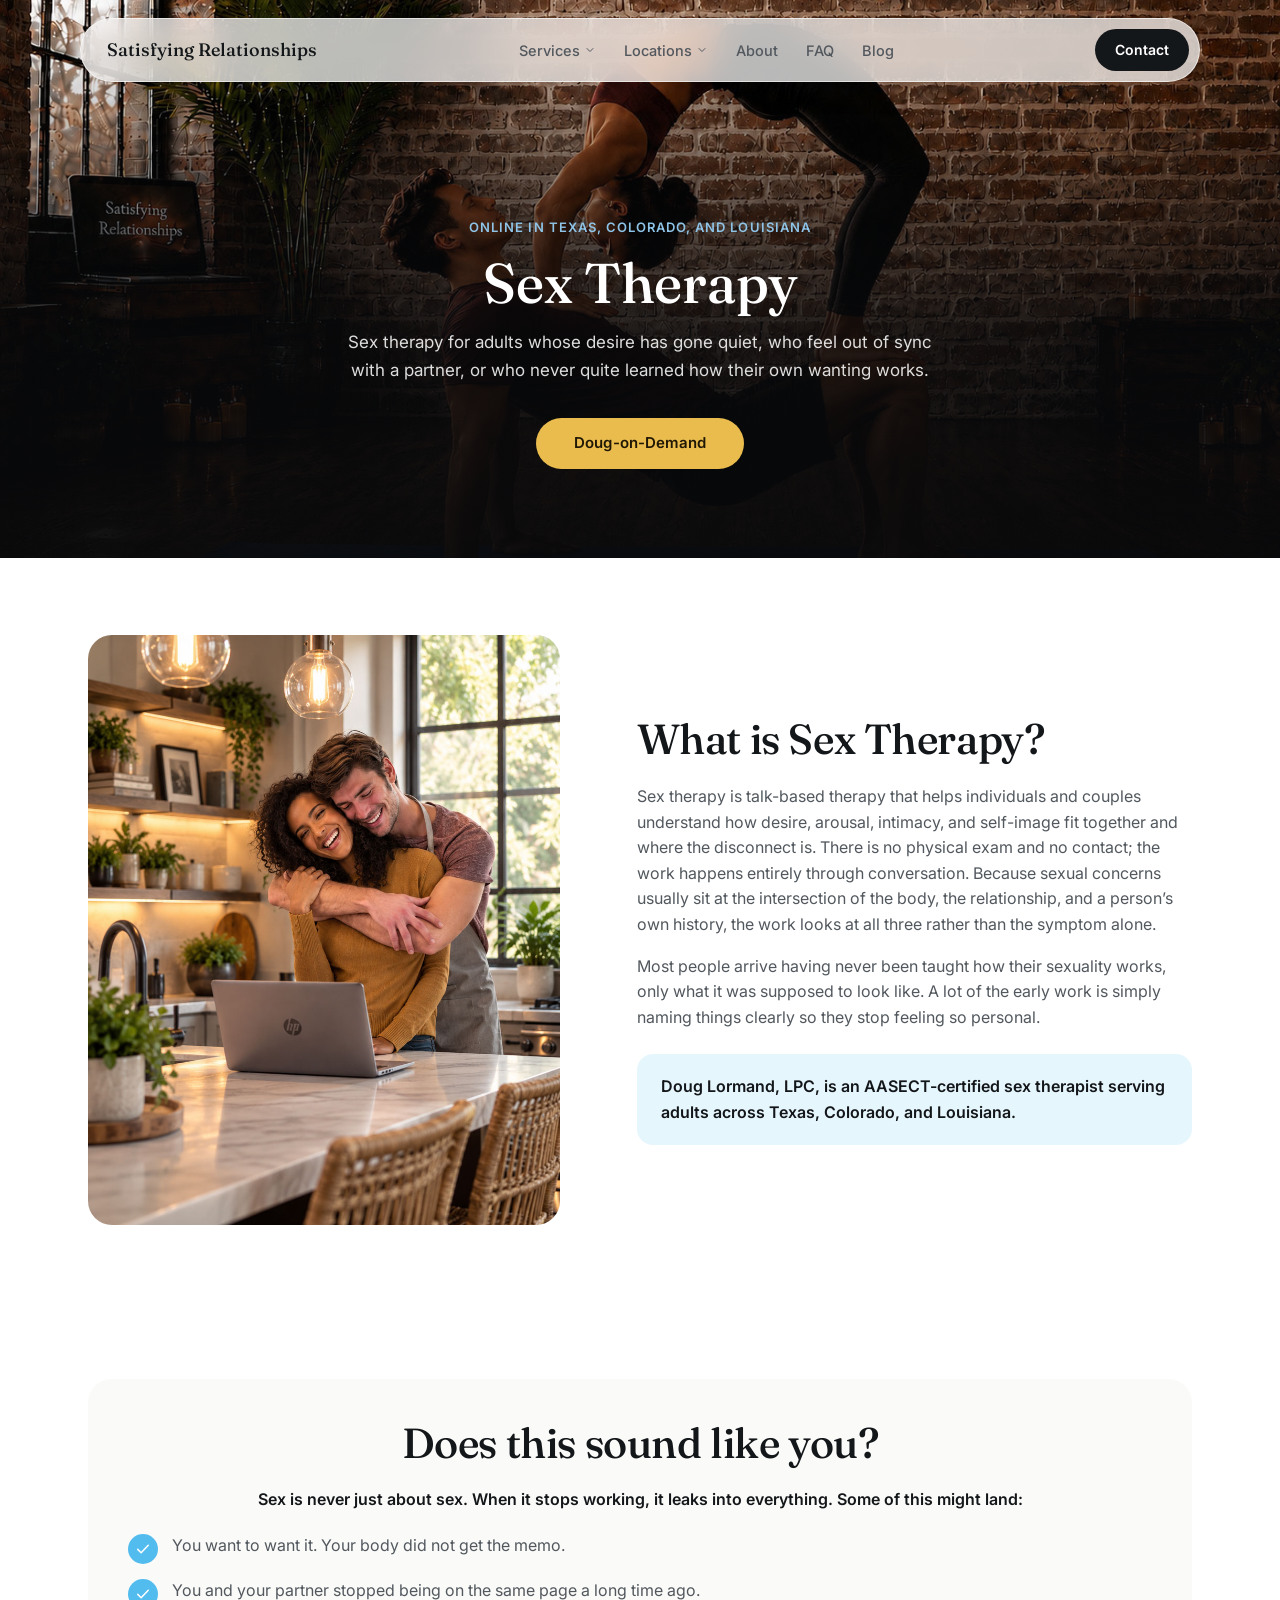
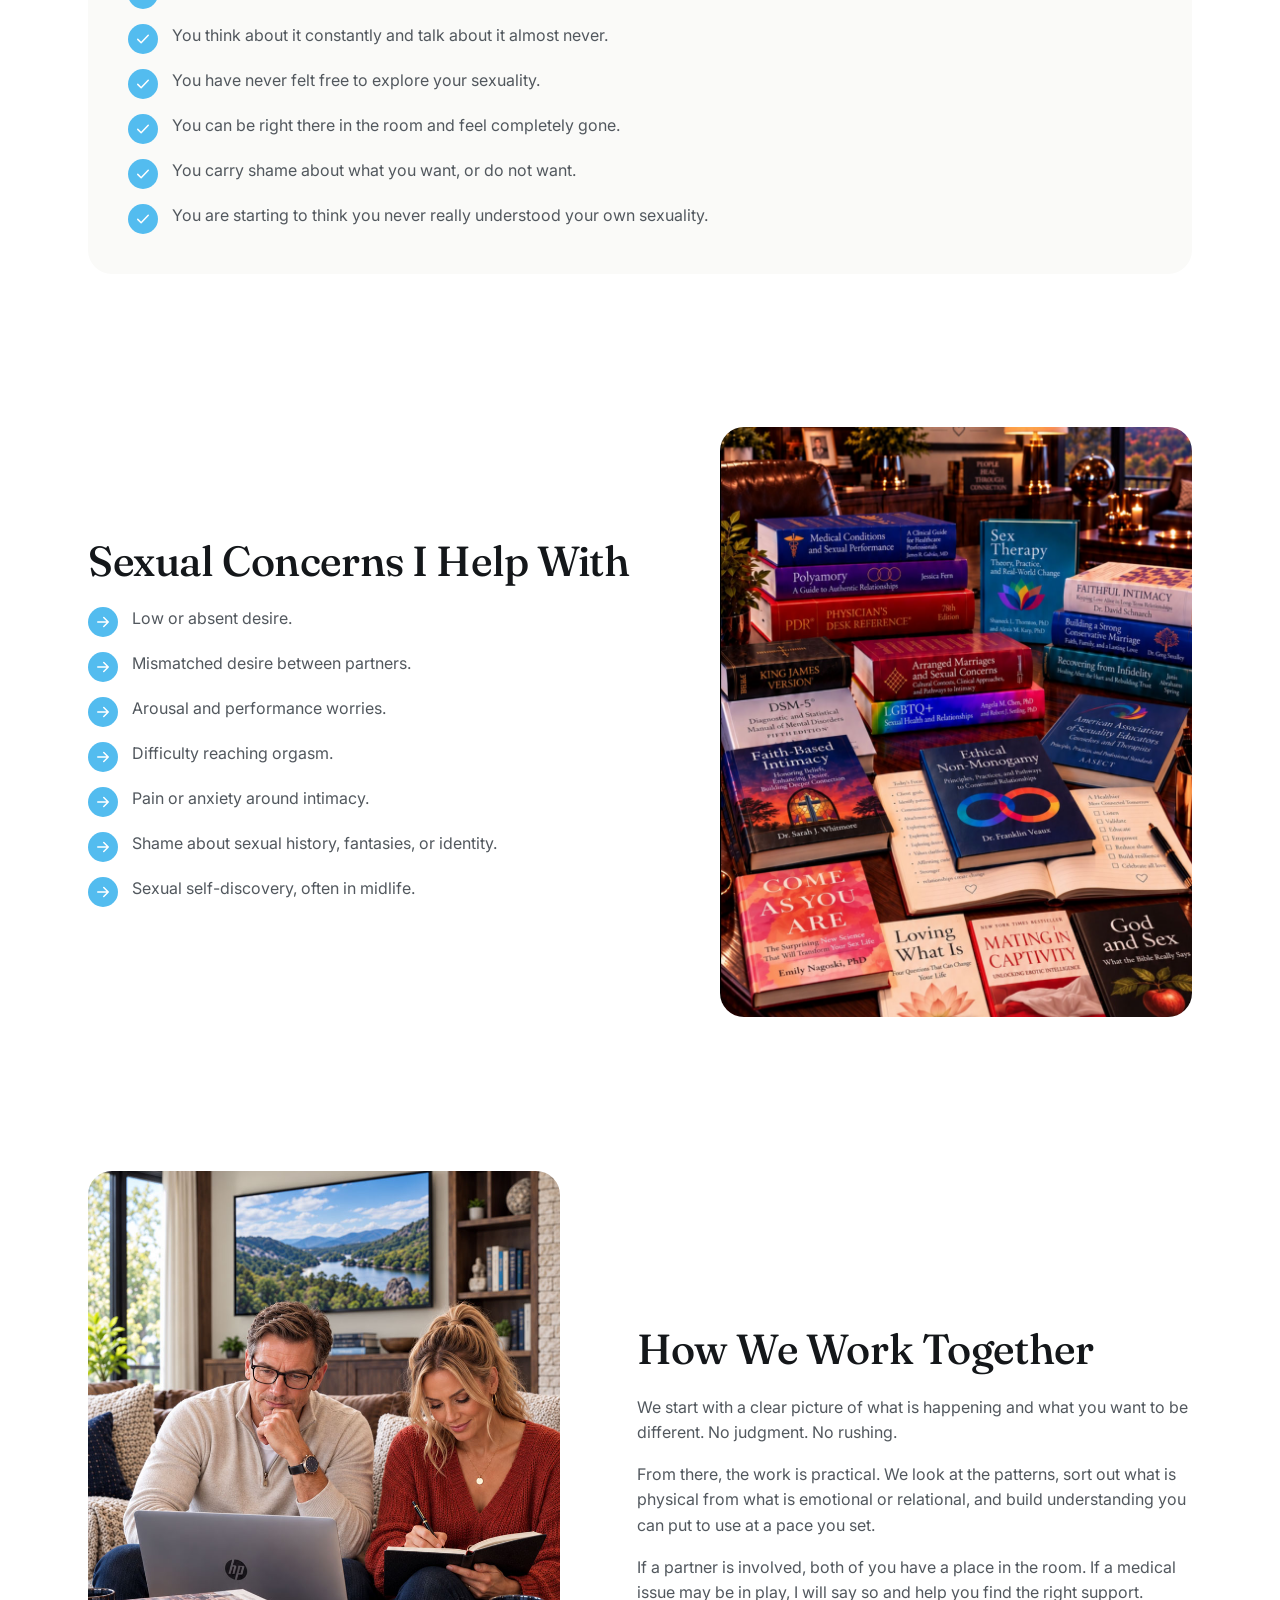
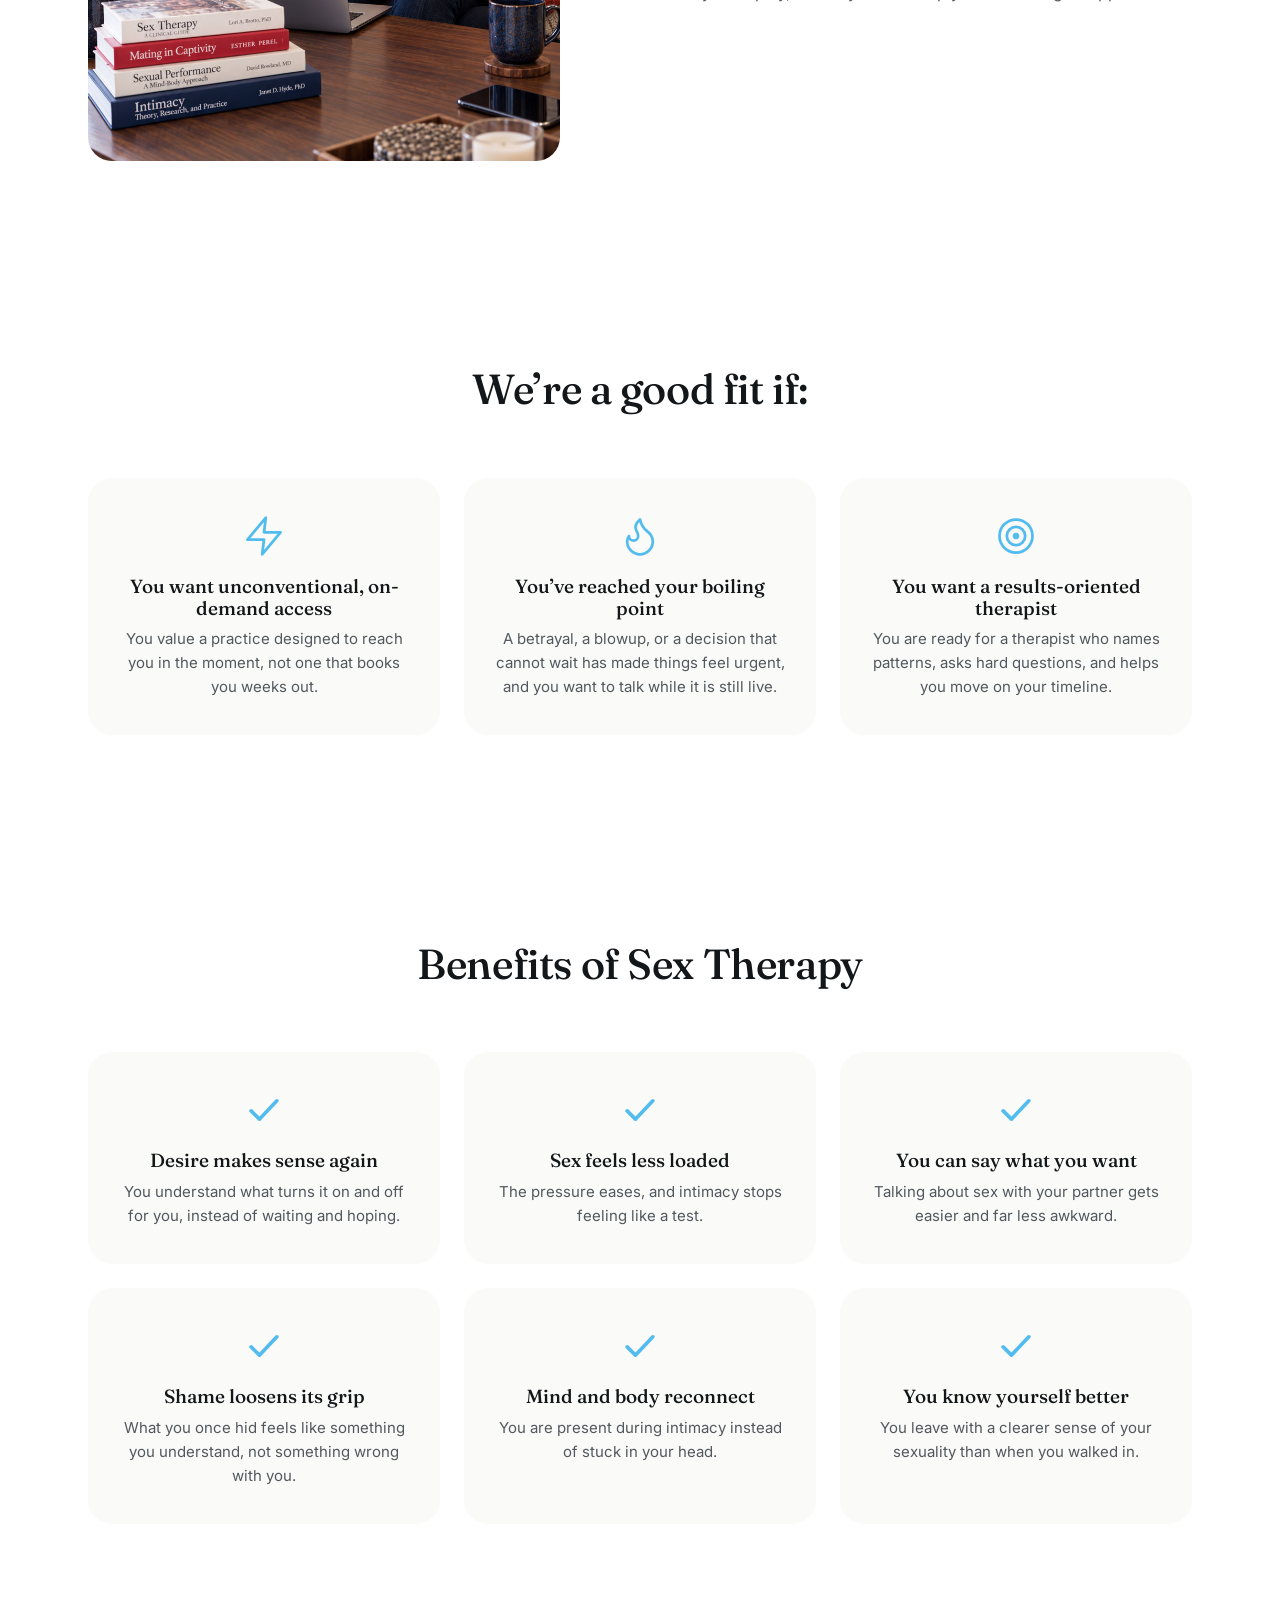
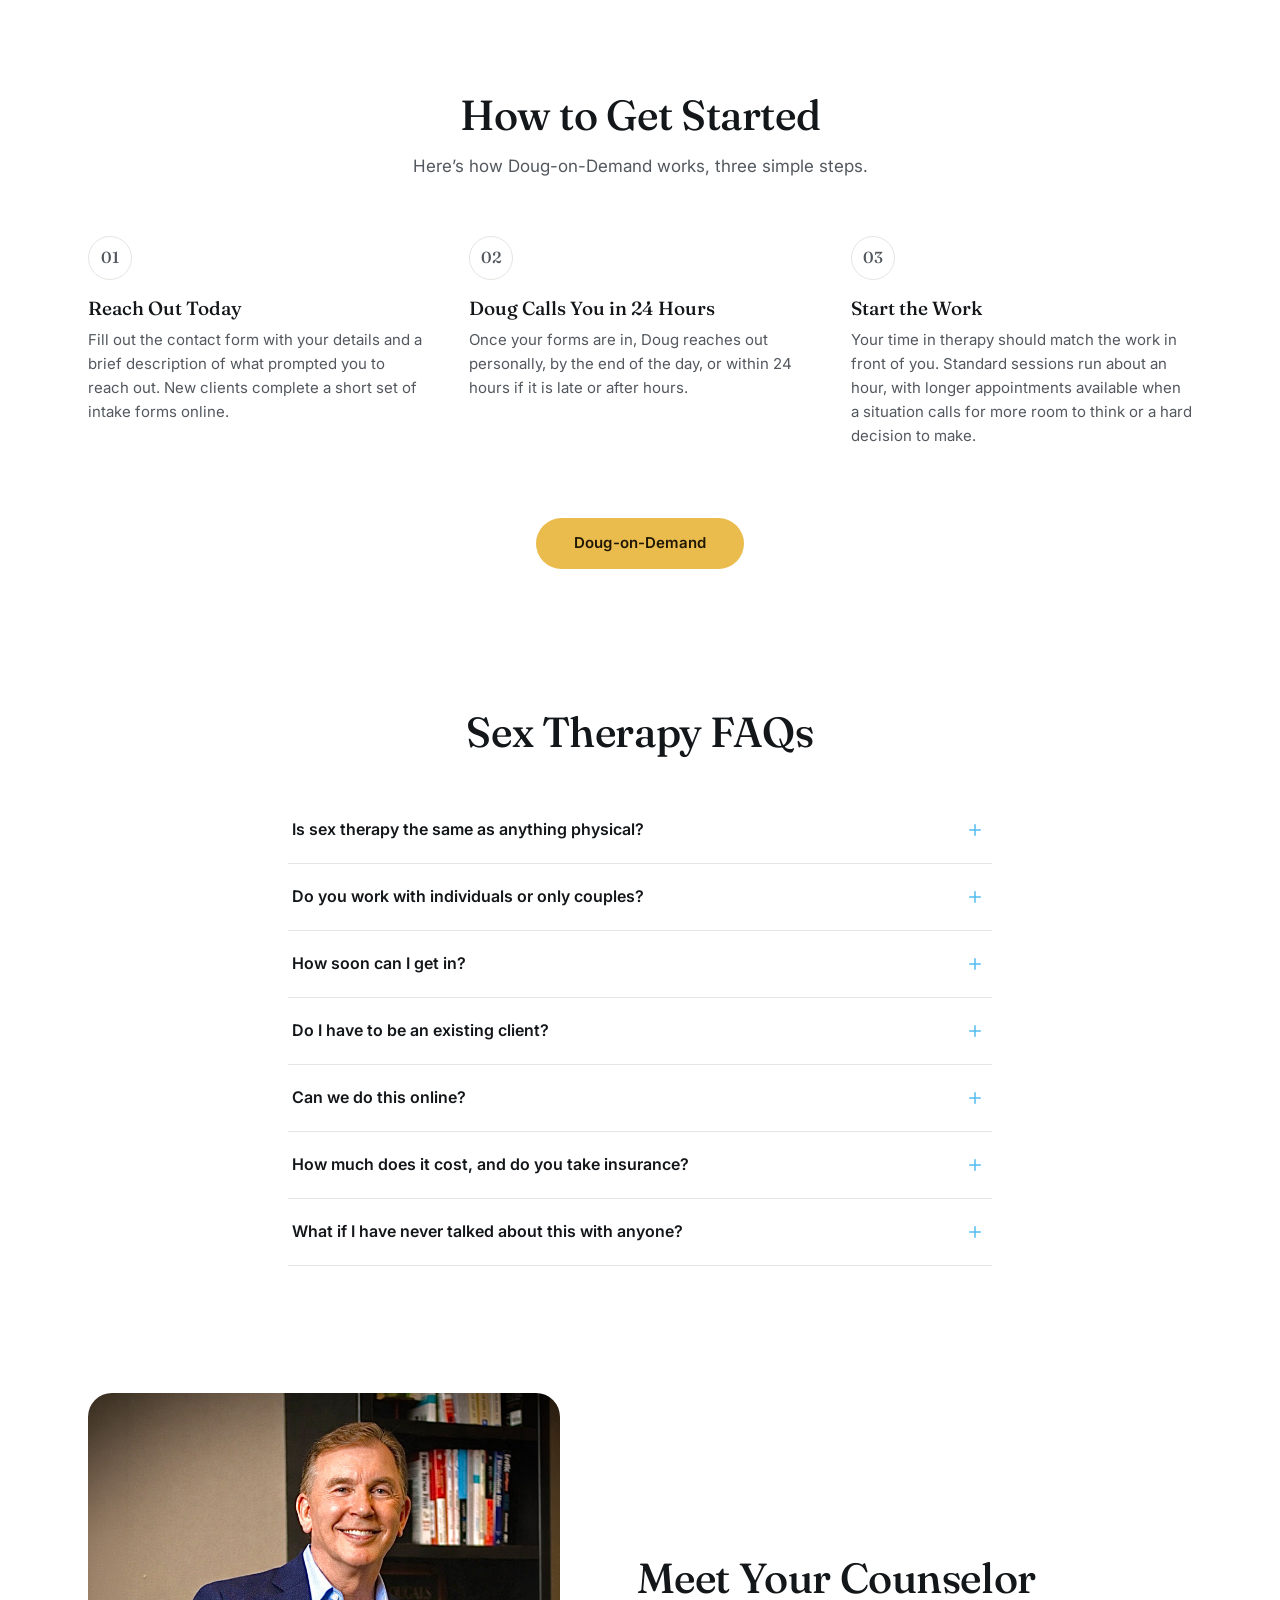
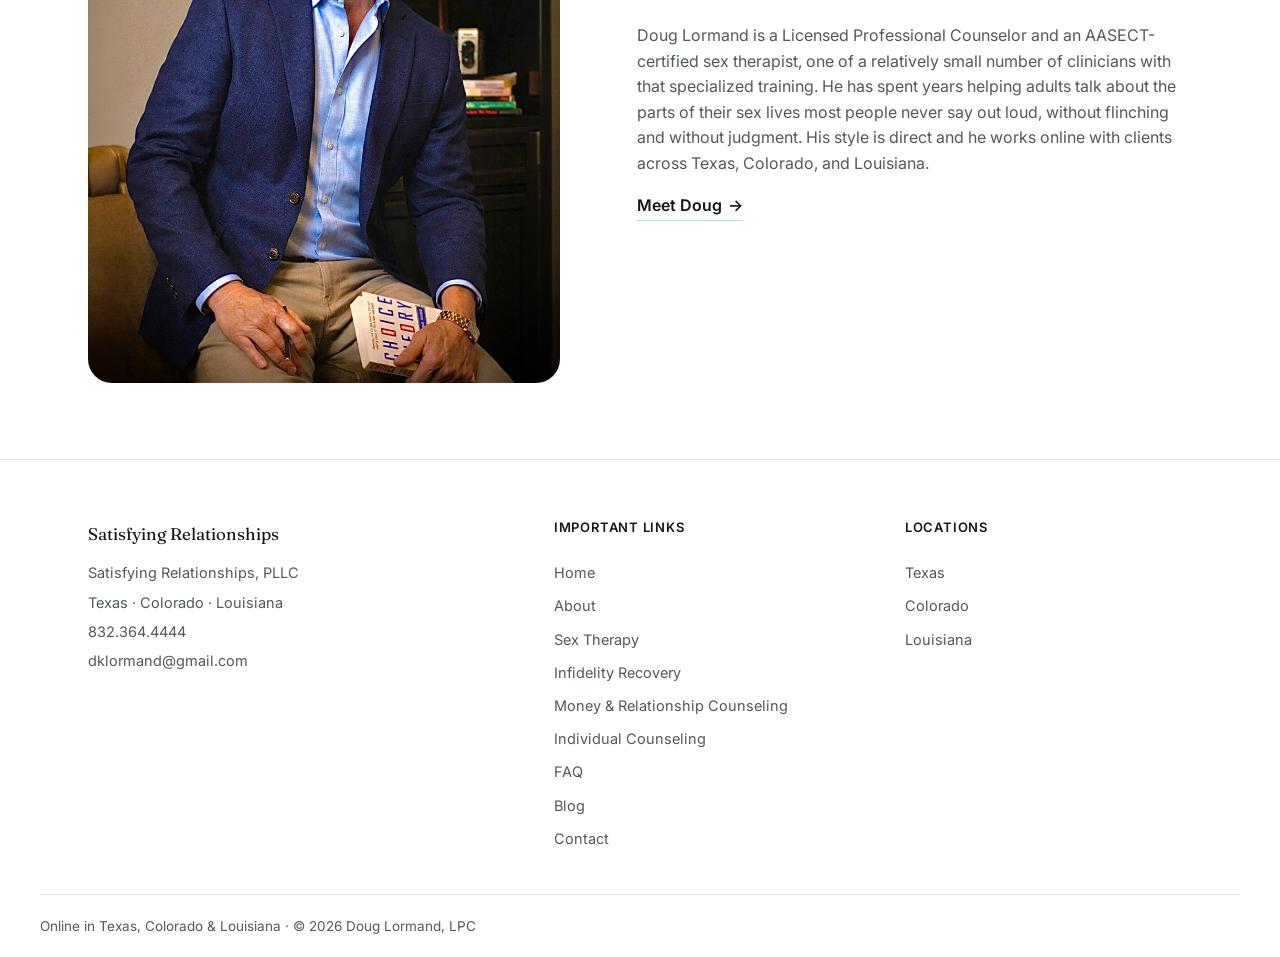
<file: sex-therapy.html>
<!doctype html>
<html lang="en">
<head>
<meta charset="UTF-8">
<meta name="viewport" content="width=device-width, initial-scale=1.0">
<title>Sex Therapy &mdash; Satisfying Relationships</title>
<meta name="description" content="Sex therapy for adults whose desire has gone quiet, who feel out of sync with a partner, or who never quite learned how their own wanting works. Online in Texas, Colorado, and Louisiana.">
<link rel="preconnect" href="https://fonts.googleapis.com">
<link rel="preconnect" href="https://fonts.gstatic.com" crossorigin>
<link href="https://fonts.googleapis.com/css2?family=Fraunces:ital,opsz,wght@0,9..144,400;0,9..144,500;0,9..144,600;1,9..144,400;1,9..144,500&family=Inter:wght@400;500;600&display=swap" rel="stylesheet">
<link rel="stylesheet" href="css/styles.css">
<link rel="icon" type="image/png" href="Images/sr-logo.png">
<script type="application/ld+json">
{
  "@context": "https://schema.org",
  "@type": "FAQPage",
  "mainEntity": [
    {
      "@type": "Question",
      "name": "Is sex therapy the same as anything physical?",
      "acceptedAnswer": {
        "@type": "Answer",
        "text": "No. Sex therapy is talk therapy. There is no physical exam and no physical contact. Everything happens through conversation, online."
      }
    },
    {
      "@type": "Question",
      "name": "Do you work with individuals or only couples?",
      "acceptedAnswer": {
        "@type": "Answer",
        "text": "Both. Plenty of people come on their own to understand their sexuality, and plenty come as couples. Either works."
      }
    },
    {
      "@type": "Question",
      "name": "How soon can I get in?",
      "acceptedAnswer": {
        "@type": "Answer",
        "text": "Quickly, by design. Doug keeps room in his schedule for people who need to talk now, not in seven weeks. Reach out today, and you can usually be on the schedule within 24 hours, often the same day."
      }
    },
    {
      "@type": "Question",
      "name": "Do I have to be an existing client?",
      "acceptedAnswer": {
        "@type": "Answer",
        "text": "No. New and existing clients both use this. If this is your first time, you complete a short set of intake forms online before the first session, and then you talk."
      }
    },
    {
      "@type": "Question",
      "name": "Can we do this online?",
      "acceptedAnswer": {
        "@type": "Answer",
        "text": "Yes. Sessions are online across Texas, Colorado, and Louisiana, so you can meet from somewhere private and comfortable. You do need to be located in one of those three states."
      }
    },
    {
      "@type": "Question",
      "name": "How much does it cost, and do you take insurance?",
      "acceptedAnswer": {
        "@type": "Answer",
        "text": "Doug offers private-pay sessions and select insurance through Headway, and can provide documentation for out-of-network reimbursement when it applies. The specifics are confirmed when you reach out."
      }
    },
    {
      "@type": "Question",
      "name": "What if I have never talked about this with anyone?",
      "acceptedAnswer": {
        "@type": "Answer",
        "text": "That is the most common starting point, not the exception. You do not need the right words or a tidy explanation. Discussing it in the first conversation is enough."
      }
    }
  ]
}
</script>
<!-- Google tag (gtag.js) -->
<script async src="https://www.googletagmanager.com/gtag/js?id=G-M1H8F3KCVY"></script>
<script>
  window.dataLayer = window.dataLayer || [];
  function gtag(){dataLayer.push(arguments);}
  gtag('js', new Date());

  gtag('config', 'G-M1H8F3KCVY');
</script>
</head>
<body>

<a class="skip-link" href="#main">Skip to content</a>

<!-- ============ NAV ============ -->
<header class="nav" id="nav">
  <div class="nav__bar">
    <a class="nav__logo" href="index.html"><span>Satisfying Relationships</span></a>

    <nav class="nav__links" aria-label="Primary">
      <div class="nav__dropdown">
        <button class="nav__dropdown-trigger" aria-haspopup="true" aria-expanded="false">
          Services
          <svg class="nav__dropdown-chevron" viewBox="0 0 24 24" width="12" height="12" fill="none" stroke="currentColor" stroke-width="2"><path d="M6 9l6 6 6-6" stroke-linecap="round" stroke-linejoin="round"/></svg>
        </button>
        <div class="nav__dropdown-menu">
          <a href="individual-therapy.html">Individual Counseling</a>
          <a href="sex-therapy.html">Sex Therapy</a>
          <a href="infidelity-recovery.html">Infidelity Recovery</a>
          <a href="money-counseling.html">Money &amp; Relationship Counseling</a>
        </div>
      </div>
      <div class="nav__dropdown">
        <button class="nav__dropdown-trigger" aria-haspopup="true" aria-expanded="false">
          Locations
          <svg class="nav__dropdown-chevron" viewBox="0 0 24 24" width="12" height="12" fill="none" stroke="currentColor" stroke-width="2"><path d="M6 9l6 6 6-6" stroke-linecap="round" stroke-linejoin="round"/></svg>
        </button>
        <div class="nav__dropdown-menu">
          <a href="texas.html">Texas</a>
          <a href="colorado.html">Colorado</a>
          <a href="louisiana.html">Louisiana</a>
        </div>
      </div>
      <a href="about.html">About</a>
      <a href="faq.html">FAQ</a>
      <a href="blog.html">Blog</a>
    </nav>

    <a class="nav__contact" href="contact.html">Contact</a>

    <button class="nav__toggle" id="navToggle" aria-label="Open menu" aria-expanded="false" aria-controls="navMobile">
      <span></span><span></span><span></span>
    </button>
  </div>

  <div class="nav__mobile" id="navMobile">
    <a href="index.html">Home</a>
    <div class="nav__mobile-group">
      <button class="nav__mobile-label" type="button" aria-expanded="false">
        Services
        <svg class="nav__mobile-chevron" viewBox="0 0 24 24" width="12" height="12" fill="none" stroke="currentColor" stroke-width="2" aria-hidden="true"><path d="M6 9l6 6 6-6" stroke-linecap="round" stroke-linejoin="round"/></svg>
      </button>
      <div class="nav__mobile-submenu">
        <a href="individual-therapy.html" class="nav__mobile-sublink">Individual Counseling</a>
        <a href="sex-therapy.html" class="nav__mobile-sublink">Sex Therapy</a>
        <a href="infidelity-recovery.html" class="nav__mobile-sublink">Infidelity Recovery</a>
        <a href="money-counseling.html" class="nav__mobile-sublink">Money &amp; Relationship Counseling</a>
      </div>
    </div>
    <div class="nav__mobile-group">
      <button class="nav__mobile-label" type="button" aria-expanded="false">
        Locations
        <svg class="nav__mobile-chevron" viewBox="0 0 24 24" width="12" height="12" fill="none" stroke="currentColor" stroke-width="2" aria-hidden="true"><path d="M6 9l6 6 6-6" stroke-linecap="round" stroke-linejoin="round"/></svg>
      </button>
      <div class="nav__mobile-submenu">
        <a href="texas.html" class="nav__mobile-sublink">Texas</a>
        <a href="colorado.html" class="nav__mobile-sublink">Colorado</a>
        <a href="louisiana.html" class="nav__mobile-sublink">Louisiana</a>
      </div>
    </div>
    <a href="about.html">About</a>
    <a href="faq.html">FAQ</a>
    <a href="blog.html">Blog</a>
    <a href="contact.html">Contact</a>
  </div>
</header>

<main id="main">

  <!-- ============ HERO ============ -->
  <section class="page-hero">
    <div class="page-hero__media" aria-hidden="true">
      <img class="page-hero__bg" src="Images/sex-therapy-hero3.jpg" alt="" role="presentation">
      <div class="page-hero__scrim"></div>
    </div>
    <div class="wrap">
      <h2 class="reveal">Online in Texas, Colorado, and Louisiana</h2>
      <h1 class="reveal">Sex Therapy</h1>
      <p class="page-hero__sub reveal">Sex therapy for adults whose desire has gone quiet, who feel out of sync with a partner, or who never quite learned how their own wanting works.</p>
      <div class="page-hero__actions reveal">
        <doug-cta href="#" label="Doug-on-Demand" hover-label="Get Started Now"></doug-cta>
      </div>
    </div>
  </section>

  <!-- ============ WHAT IS SEX THERAPY ============ -->
  <section class="content-block">
    <div class="wrap content-block__grid">
      <div class="content-block__image reveal">
        <img class="content-block__img" src="Images/intimacy-therapy.jpg" alt="" role="presentation" loading="lazy">
      </div>
      <div class="content-block__text reveal">
        <h2 class="section-heading">What is Sex Therapy?</h2>
        <p>Sex therapy is talk-based therapy that helps individuals and couples understand how desire, arousal, intimacy, and self-image fit together and where the disconnect is. There is no physical exam and no contact; the work happens entirely through conversation. Because sexual concerns usually sit at the intersection of the body, the relationship, and a person&rsquo;s own history, the work looks at all three rather than the symptom alone.</p>
        <p>Most people arrive having never been taught how their sexuality works, only what it was supposed to look like. A lot of the early work is simply naming things clearly so they stop feeling so personal.</p>
        <p class="content-block__callout">Doug Lormand, LPC, is an AASECT-certified sex therapist serving adults across Texas, Colorado, and Louisiana.</p>
      </div>
    </div>
  </section>

  <!-- ============ DOES THIS SOUND LIKE YOU ============ -->
  <section class="content-block">
    <div class="wrap">
      <div class="plain-list-block reveal">
        <h2 class="section-heading">Does this sound like you?</h2>
        <p class="plain-list-block__intro">Sex is never just about sex. When it stops working, it leaks into everything. Some of this might land:</p>
        <ul class="plain-list">
          <li>
            <span class="plain-list__icon" aria-hidden="true"><svg viewBox="0 0 24 24" width="18" height="18" fill="none" stroke="currentColor" stroke-width="2"><path d="M5 12.5 9.5 17 19 7" stroke-linecap="round" stroke-linejoin="round"/></svg></span>
            <span>You want to want it. Your body did not get the memo.</span>
          </li>
          <li>
            <span class="plain-list__icon" aria-hidden="true"><svg viewBox="0 0 24 24" width="18" height="18" fill="none" stroke="currentColor" stroke-width="2"><path d="M5 12.5 9.5 17 19 7" stroke-linecap="round" stroke-linejoin="round"/></svg></span>
            <span>You and your partner stopped being on the same page a long time ago.</span>
          </li>
          <li>
            <span class="plain-list__icon" aria-hidden="true"><svg viewBox="0 0 24 24" width="18" height="18" fill="none" stroke="currentColor" stroke-width="2"><path d="M5 12.5 9.5 17 19 7" stroke-linecap="round" stroke-linejoin="round"/></svg></span>
            <span>You think about it constantly and talk about it almost never.</span>
          </li>
          <li>
            <span class="plain-list__icon" aria-hidden="true"><svg viewBox="0 0 24 24" width="18" height="18" fill="none" stroke="currentColor" stroke-width="2"><path d="M5 12.5 9.5 17 19 7" stroke-linecap="round" stroke-linejoin="round"/></svg></span>
            <span>You have never felt free to explore your sexuality.</span>
          </li>
          <li>
            <span class="plain-list__icon" aria-hidden="true"><svg viewBox="0 0 24 24" width="18" height="18" fill="none" stroke="currentColor" stroke-width="2"><path d="M5 12.5 9.5 17 19 7" stroke-linecap="round" stroke-linejoin="round"/></svg></span>
            <span>You can be right there in the room and feel completely gone.</span>
          </li>
          <li>
            <span class="plain-list__icon" aria-hidden="true"><svg viewBox="0 0 24 24" width="18" height="18" fill="none" stroke="currentColor" stroke-width="2"><path d="M5 12.5 9.5 17 19 7" stroke-linecap="round" stroke-linejoin="round"/></svg></span>
            <span>You carry shame about what you want, or do not want.</span>
          </li>
          <li>
            <span class="plain-list__icon" aria-hidden="true"><svg viewBox="0 0 24 24" width="18" height="18" fill="none" stroke="currentColor" stroke-width="2"><path d="M5 12.5 9.5 17 19 7" stroke-linecap="round" stroke-linejoin="round"/></svg></span>
            <span>You are starting to think you never really understood your own sexuality.</span>
          </li>
        </ul>
      </div>
    </div>
  </section>

  <!-- ============ SEXUAL CONCERNS I HELP WITH ============ -->
  <section class="content-block content-block--reverse">
    <div class="wrap content-block__grid">
      <div class="content-block__image reveal">
        <img class="content-block__img" src="Images/sex-therapy-intimacy.jpg" alt="" role="presentation" loading="lazy">
      </div>
      <div class="content-block__text reveal">
        <h2 class="section-heading">Sexual Concerns I Help With</h2>
        <ul class="plain-list">
          <li>
            <span class="plain-list__icon" aria-hidden="true"><svg viewBox="0 0 24 24" width="18" height="18" fill="none" stroke="currentColor" stroke-width="2"><path d="M5 12h14M13 6l6 6-6 6" stroke-linecap="round" stroke-linejoin="round"/></svg></span>
            <span>Low or absent desire.</span>
          </li>
          <li>
            <span class="plain-list__icon" aria-hidden="true"><svg viewBox="0 0 24 24" width="18" height="18" fill="none" stroke="currentColor" stroke-width="2"><path d="M5 12h14M13 6l6 6-6 6" stroke-linecap="round" stroke-linejoin="round"/></svg></span>
            <span>Mismatched desire between partners.</span>
          </li>
          <li>
            <span class="plain-list__icon" aria-hidden="true"><svg viewBox="0 0 24 24" width="18" height="18" fill="none" stroke="currentColor" stroke-width="2"><path d="M5 12h14M13 6l6 6-6 6" stroke-linecap="round" stroke-linejoin="round"/></svg></span>
            <span>Arousal and performance worries.</span>
          </li>
          <li>
            <span class="plain-list__icon" aria-hidden="true"><svg viewBox="0 0 24 24" width="18" height="18" fill="none" stroke="currentColor" stroke-width="2"><path d="M5 12h14M13 6l6 6-6 6" stroke-linecap="round" stroke-linejoin="round"/></svg></span>
            <span>Difficulty reaching orgasm.</span>
          </li>
          <li>
            <span class="plain-list__icon" aria-hidden="true"><svg viewBox="0 0 24 24" width="18" height="18" fill="none" stroke="currentColor" stroke-width="2"><path d="M5 12h14M13 6l6 6-6 6" stroke-linecap="round" stroke-linejoin="round"/></svg></span>
            <span>Pain or anxiety around intimacy.</span>
          </li>
          <li>
            <span class="plain-list__icon" aria-hidden="true"><svg viewBox="0 0 24 24" width="18" height="18" fill="none" stroke="currentColor" stroke-width="2"><path d="M5 12h14M13 6l6 6-6 6" stroke-linecap="round" stroke-linejoin="round"/></svg></span>
            <span>Shame about sexual history, fantasies, or identity.</span>
          </li>
          <li>
            <span class="plain-list__icon" aria-hidden="true"><svg viewBox="0 0 24 24" width="18" height="18" fill="none" stroke="currentColor" stroke-width="2"><path d="M5 12h14M13 6l6 6-6 6" stroke-linecap="round" stroke-linejoin="round"/></svg></span>
            <span>Sexual self-discovery, often in midlife.</span>
          </li>
        </ul>
      </div>
    </div>
  </section>

  <!-- ============ HOW WE WORK TOGETHER ============ -->
  <section class="content-block">
    <div class="wrap content-block__grid">
      <div class="content-block__image reveal">
        <img class="content-block__img" src="Images/sex-therapy-work-together.jpg" alt="" role="presentation" loading="lazy">
      </div>
      <div class="content-block__text reveal">
        <h2 class="section-heading">How We Work Together</h2>
        <p>We start with a clear picture of what is happening and what you want to be different. No judgment. No rushing.</p>
        <p>From there, the work is practical. We look at the patterns, sort out what is physical from what is emotional or relational, and build understanding you can put to use at a pace you set.</p>
        <p>If a partner is involved, both of you have a place in the room. If a medical issue may be in play, I will say so and help you find the right support.</p>
      </div>
    </div>
  </section>

  <!-- ============ GOOD FIT ============ -->
  <section class="benefits">
    <div class="wrap">
      <h2 class="section-heading reveal">We&rsquo;re a good fit if:</h2>
      <div class="benefits__grid">

        <div class="benefit reveal">
          <span class="benefit__icon" aria-hidden="true">
            <svg viewBox="0 0 24 24" width="44" height="44" fill="none" stroke="currentColor" stroke-width="1.5" stroke-linecap="round" stroke-linejoin="round"><polygon points="13 2 3 14 12 14 11 22 21 10 12 10 13 2"/></svg>
          </span>
          <h3>You want unconventional, on-demand access</h3>
          <p>You value a practice designed to reach you in the moment, not one that books you weeks out.</p>
        </div>

        <div class="benefit reveal">
          <span class="benefit__icon" aria-hidden="true">
            <svg viewBox="0 0 24 24" width="44" height="44" fill="none" stroke="currentColor" stroke-width="1.5" stroke-linecap="round" stroke-linejoin="round"><path d="M8.5 14.5A2.5 2.5 0 0 0 11 12c0-1.38-.5-2-1-3-1.072-2.143-.224-4.054 2-6 .5 2.5 2 4.9 4 6.5 2 1.6 3 3.5 3 5.5a7 7 0 1 1-14 0c0-1.153.433-2.294 1-3a2.5 2.5 0 0 0 2.5 2.5z"/></svg>
          </span>
          <h3>You&rsquo;ve reached your boiling point</h3>
          <p>A betrayal, a blowup, or a decision that cannot wait has made things feel urgent, and you want to talk while it is still live.</p>
        </div>

        <div class="benefit reveal">
          <span class="benefit__icon" aria-hidden="true">
            <svg viewBox="0 0 24 24" width="44" height="44" fill="none" stroke="currentColor" stroke-width="1.5"><circle cx="12" cy="12" r="9"/><circle cx="12" cy="12" r="5"/><circle cx="12" cy="12" r="1" fill="currentColor"/></svg>
          </span>
          <h3>You want a results-oriented therapist</h3>
          <p>You are ready for a therapist who names patterns, asks hard questions, and helps you move on your timeline.</p>
        </div>

      </div>
    </div>
  </section>

  <!-- ============ BENEFITS ============ -->
  <section class="benefits">
    <div class="wrap">
      <h2 class="section-heading reveal">Benefits of Sex Therapy</h2>
      <div class="benefits__grid">

        <div class="benefit reveal">
          <span class="benefit__icon" aria-hidden="true">
            <svg viewBox="0 0 24 24" width="44" height="44" fill="none" stroke="currentColor" stroke-width="2"><path d="M5 12.5 9.5 17 19 7" stroke-linecap="round" stroke-linejoin="round"/></svg>
          </span>
          <h3>Desire makes sense again</h3>
          <p>You understand what turns it on and off for you, instead of waiting and hoping.</p>
        </div>

        <div class="benefit reveal">
          <span class="benefit__icon" aria-hidden="true">
            <svg viewBox="0 0 24 24" width="44" height="44" fill="none" stroke="currentColor" stroke-width="2"><path d="M5 12.5 9.5 17 19 7" stroke-linecap="round" stroke-linejoin="round"/></svg>
          </span>
          <h3>Sex feels less loaded</h3>
          <p>The pressure eases, and intimacy stops feeling like a test.</p>
        </div>

        <div class="benefit reveal">
          <span class="benefit__icon" aria-hidden="true">
            <svg viewBox="0 0 24 24" width="44" height="44" fill="none" stroke="currentColor" stroke-width="2"><path d="M5 12.5 9.5 17 19 7" stroke-linecap="round" stroke-linejoin="round"/></svg>
          </span>
          <h3>You can say what you want</h3>
          <p>Talking about sex with your partner gets easier and far less awkward.</p>
        </div>

        <div class="benefit reveal">
          <span class="benefit__icon" aria-hidden="true">
            <svg viewBox="0 0 24 24" width="44" height="44" fill="none" stroke="currentColor" stroke-width="2"><path d="M5 12.5 9.5 17 19 7" stroke-linecap="round" stroke-linejoin="round"/></svg>
          </span>
          <h3>Shame loosens its grip</h3>
          <p>What you once hid feels like something you understand, not something wrong with you.</p>
        </div>

        <div class="benefit reveal">
          <span class="benefit__icon" aria-hidden="true">
            <svg viewBox="0 0 24 24" width="44" height="44" fill="none" stroke="currentColor" stroke-width="2"><path d="M5 12.5 9.5 17 19 7" stroke-linecap="round" stroke-linejoin="round"/></svg>
          </span>
          <h3>Mind and body reconnect</h3>
          <p>You are present during intimacy instead of stuck in your head.</p>
        </div>

        <div class="benefit reveal">
          <span class="benefit__icon" aria-hidden="true">
            <svg viewBox="0 0 24 24" width="44" height="44" fill="none" stroke="currentColor" stroke-width="2"><path d="M5 12.5 9.5 17 19 7" stroke-linecap="round" stroke-linejoin="round"/></svg>
          </span>
          <h3>You know yourself better</h3>
          <p>You leave with a clearer sense of your sexuality than when you walked in.</p>
        </div>

      </div>
    </div>
  </section>

  <!-- ============ HOW TO GET STARTED ============ -->
  <section class="get-started" id="get-started">
    <div class="wrap">
      <h2 class="section-heading reveal">How to Get Started</h2>
      <p class="get-started__intro reveal">Here&rsquo;s how Doug-on-Demand works, three simple steps.</p>

      <div class="steps__wrap" id="stepsWrap">
        <svg class="steps__line" id="stepsLine" aria-hidden="true">
          <path class="steps__line-path" id="stepsLinePath"></path>
        </svg>

        <ol class="steps">
          <li class="step reveal">
            <span class="step__badge" data-step-badge="0"><span class="step__number">01</span></span>
            <div class="step__text">
              <h3>Reach Out Today</h3>
              <p>Fill out the contact form with your details and a brief description of what prompted you to reach out. New clients complete a short set of intake forms online.</p>
            </div>
          </li>
          <li class="step reveal">
            <span class="step__badge" data-step-badge="1"><span class="step__number">02</span></span>
            <div class="step__text">
              <h3>Doug Calls You in 24 Hours</h3>
              <p>Once your forms are in, Doug reaches out personally, by the end of the day, or within 24 hours if it is late or after hours.</p>
            </div>
          </li>
          <li class="step reveal">
            <span class="step__badge" data-step-badge="2"><span class="step__number">03</span></span>
            <div class="step__text">
              <h3>Start the Work</h3>
              <p>Your time in therapy should match the work in front of you. Standard sessions run about an hour, with longer appointments available when a situation calls for more room to think or a hard decision to make.</p>
            </div>
          </li>
        </ol>
      </div>

      <div class="get-started__cta reveal">
        <doug-cta href="#" label="Doug-on-Demand" hover-label="Get Started Now"></doug-cta>
      </div>
    </div>
  </section>

  <!-- ============ FAQ ============ -->
  <section>
    <div class="wrap wrap--narrow">
      <div class="faq-group reveal">
        <h2 class="section-heading">Sex Therapy FAQs</h2>

        <details class="faq-item">
          <summary>Is sex therapy the same as anything physical?
            <span class="faq-item__icon" aria-hidden="true"><svg viewBox="0 0 24 24" width="18" height="18" fill="none" stroke="currentColor" stroke-width="2" stroke-linecap="round"><path d="M12 5v14M5 12h14"/></svg></span>
          </summary>
          <p>No. Sex therapy is talk therapy. There is no physical exam and no physical contact. Everything happens through conversation, online.</p>
        </details>

        <details class="faq-item">
          <summary>Do you work with individuals or only couples?
            <span class="faq-item__icon" aria-hidden="true"><svg viewBox="0 0 24 24" width="18" height="18" fill="none" stroke="currentColor" stroke-width="2" stroke-linecap="round"><path d="M12 5v14M5 12h14"/></svg></span>
          </summary>
          <p>Both. Plenty of people come on their own to understand their sexuality, and plenty come as couples. Either works.</p>
        </details>

        <details class="faq-item">
          <summary>How soon can I get in?
            <span class="faq-item__icon" aria-hidden="true"><svg viewBox="0 0 24 24" width="18" height="18" fill="none" stroke="currentColor" stroke-width="2" stroke-linecap="round"><path d="M12 5v14M5 12h14"/></svg></span>
          </summary>
          <p>Quickly, by design. Doug keeps room in his schedule for people who need to talk now, not in seven weeks. Reach out today, and you can usually be on the schedule within 24 hours, often the same day.</p>
        </details>

        <details class="faq-item">
          <summary>Do I have to be an existing client?
            <span class="faq-item__icon" aria-hidden="true"><svg viewBox="0 0 24 24" width="18" height="18" fill="none" stroke="currentColor" stroke-width="2" stroke-linecap="round"><path d="M12 5v14M5 12h14"/></svg></span>
          </summary>
          <p>No. New and existing clients both use this. If this is your first time, you complete a short set of intake forms online before the first session, and then you talk.</p>
        </details>

        <details class="faq-item">
          <summary>Can we do this online?
            <span class="faq-item__icon" aria-hidden="true"><svg viewBox="0 0 24 24" width="18" height="18" fill="none" stroke="currentColor" stroke-width="2" stroke-linecap="round"><path d="M12 5v14M5 12h14"/></svg></span>
          </summary>
          <p>Yes. Sessions are online across Texas, Colorado, and Louisiana, so you can meet from somewhere private and comfortable. You do need to be located in one of those three states.</p>
        </details>

        <details class="faq-item">
          <summary>How much does it cost, and do you take insurance?
            <span class="faq-item__icon" aria-hidden="true"><svg viewBox="0 0 24 24" width="18" height="18" fill="none" stroke="currentColor" stroke-width="2" stroke-linecap="round"><path d="M12 5v14M5 12h14"/></svg></span>
          </summary>
          <p>Doug offers private-pay sessions and select insurance through Headway, and can provide documentation for out-of-network reimbursement when it applies. The specifics are confirmed when you reach out.</p>
        </details>

        <details class="faq-item">
          <summary>What if I have never talked about this with anyone?
            <span class="faq-item__icon" aria-hidden="true"><svg viewBox="0 0 24 24" width="18" height="18" fill="none" stroke="currentColor" stroke-width="2" stroke-linecap="round"><path d="M12 5v14M5 12h14"/></svg></span>
          </summary>
          <p>That is the most common starting point, not the exception. You do not need the right words or a tidy explanation. Discussing it in the first conversation is enough.</p>
        </details>
      </div>
    </div>
  </section>

  <!-- ============ ABOUT DOUG ============ -->
  <section class="content-block">
    <div class="wrap content-block__grid">
      <div class="content-block__image reveal">
        <img class="content-block__img" src="Images/doug5.jpg" alt="Doug Lormand, LPC" loading="lazy">
      </div>
      <div class="content-block__text reveal">
        <h2 class="section-heading">Meet Your Counselor</h2>
        <p>Doug Lormand is a Licensed Professional Counselor and an AASECT-certified sex therapist, one of a relatively small number of clinicians with that specialized training. He has spent years helping adults talk about the parts of their sex lives most people never say out loud, without flinching and without judgment. His style is direct and he works online with clients across Texas, Colorado, and Louisiana.</p>
        <a class="text-link" href="about.html">Meet Doug <span aria-hidden="true">&rarr;</span></a>
      </div>
    </div>
  </section>

</main>

<footer class="footer">
  <div class="wrap footer__grid">
    <div class="footer__brand">
      <span class="footer__logo">Satisfying Relationships</span>
      <p>Satisfying Relationships, PLLC</p>
      <p>Texas &middot; Colorado &middot; Louisiana</p>
      <p><a href="tel:8323644444">832.364.4444</a></p>
      <p><a href="mailto:dklormand@gmail.com">dklormand@gmail.com</a></p>
    </div>

    <div class="footer__col">
      <h3 class="footer__heading">Important Links</h3>
      <a href="index.html">Home</a>
      <a href="about.html">About</a>
      <a href="sex-therapy.html">Sex Therapy</a>
      <a href="infidelity-recovery.html">Infidelity Recovery</a>
      <a href="money-counseling.html">Money &amp; Relationship Counseling</a>
      <a href="individual-therapy.html">Individual Counseling</a>
      <a href="faq.html">FAQ</a>
      <a href="blog.html">Blog</a>
      <a href="contact.html">Contact</a>
    </div>

    <div class="footer__col">
      <h3 class="footer__heading">Locations</h3>
      <a href="texas.html">Texas</a>
      <a href="colorado.html">Colorado</a>
      <a href="louisiana.html">Louisiana</a>
    </div>
  </div>

  <div class="wrap footer__bottom">
    <span class="footer__meta">Online in Texas, Colorado &amp; Louisiana &middot; &copy; <span id="year"></span> Doug Lormand, LPC</span>
  </div>
</footer>

<script src="js/doug-cta.js"></script>
<script src="js/main.js"></script>
</body>
</html>
</file>
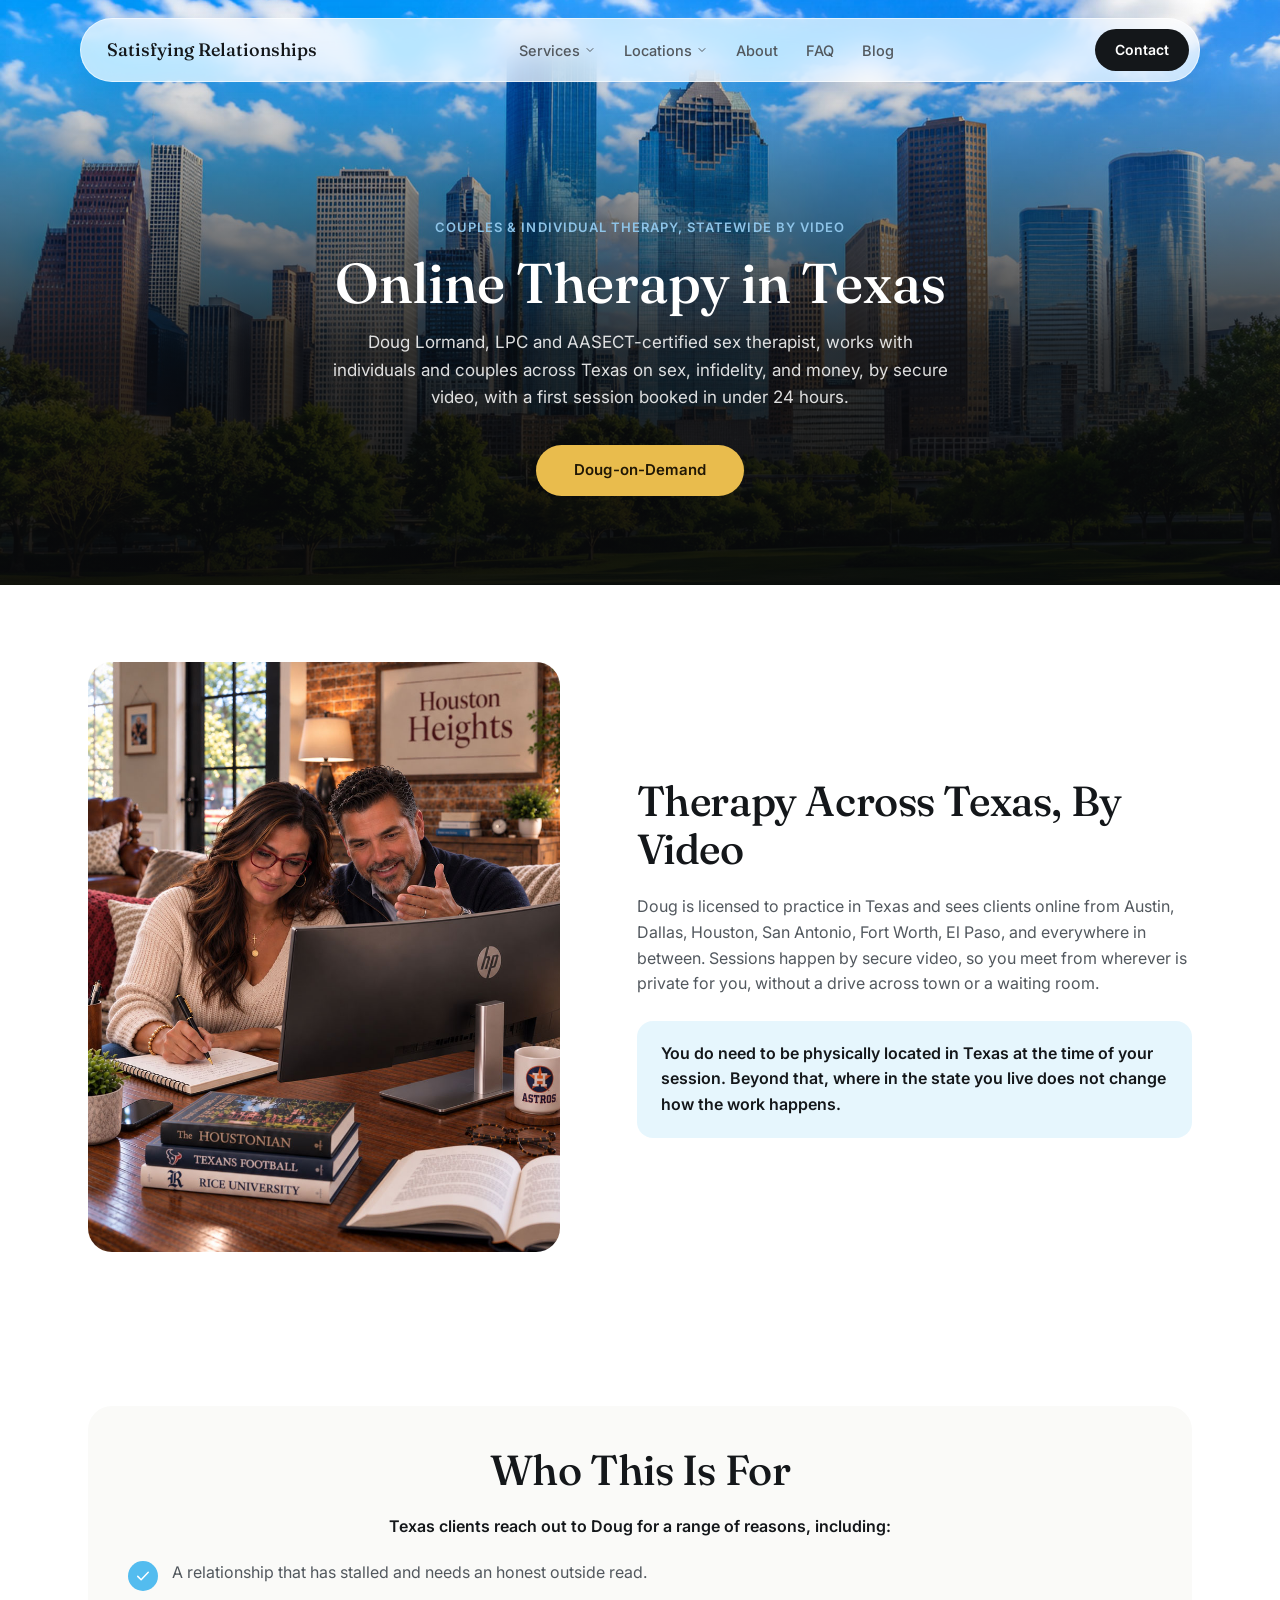
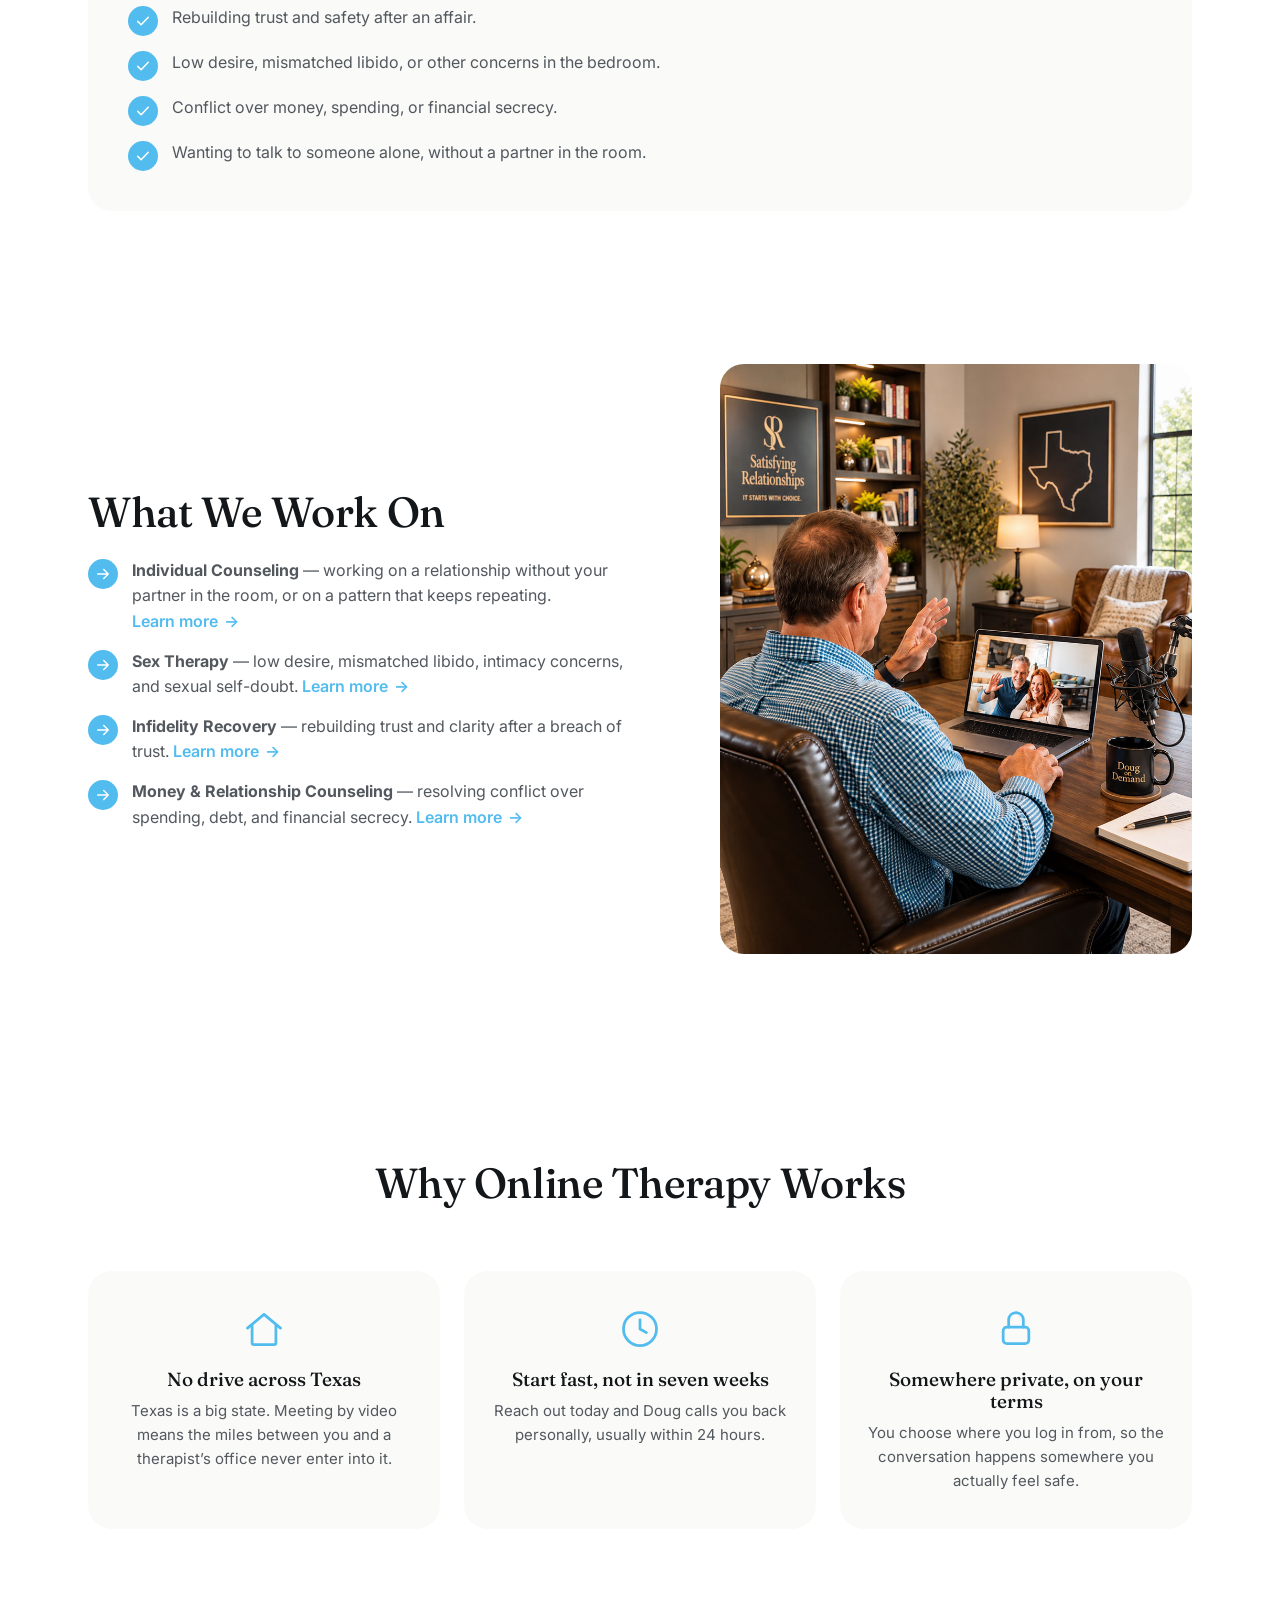
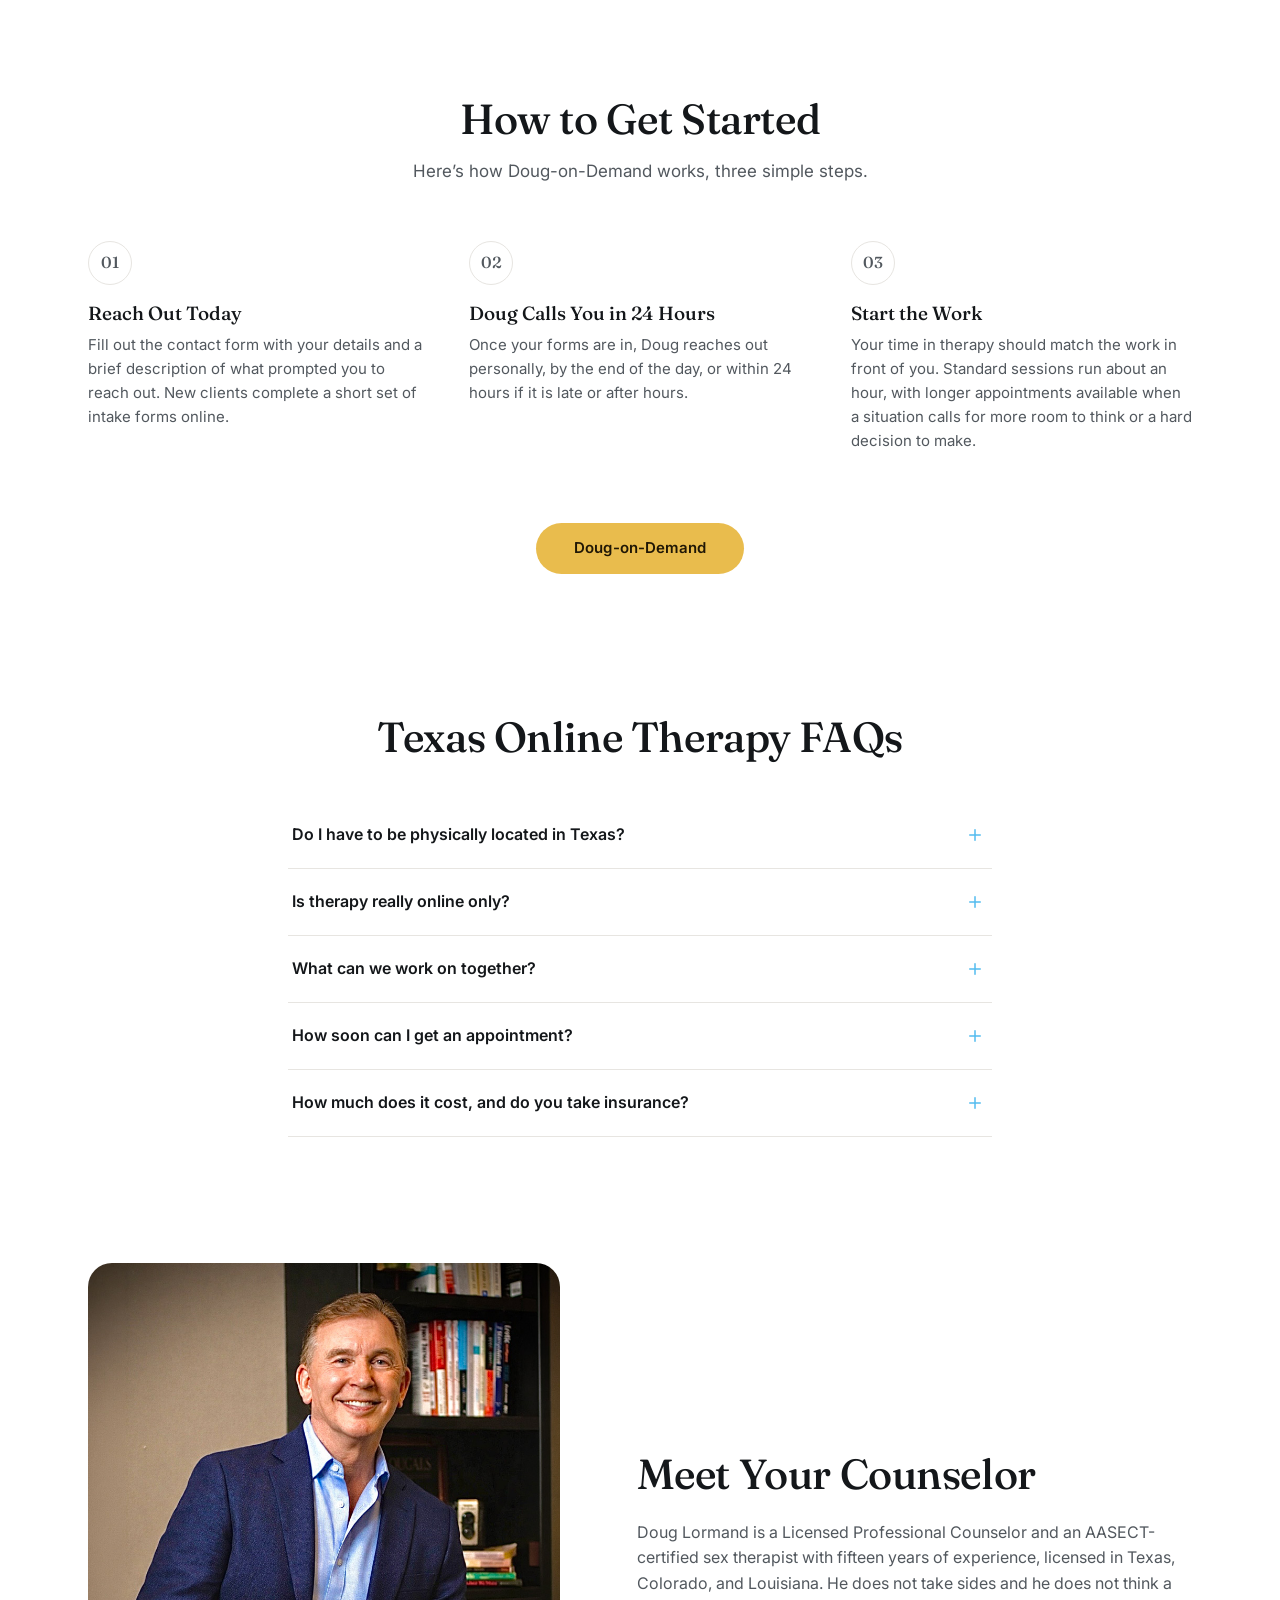
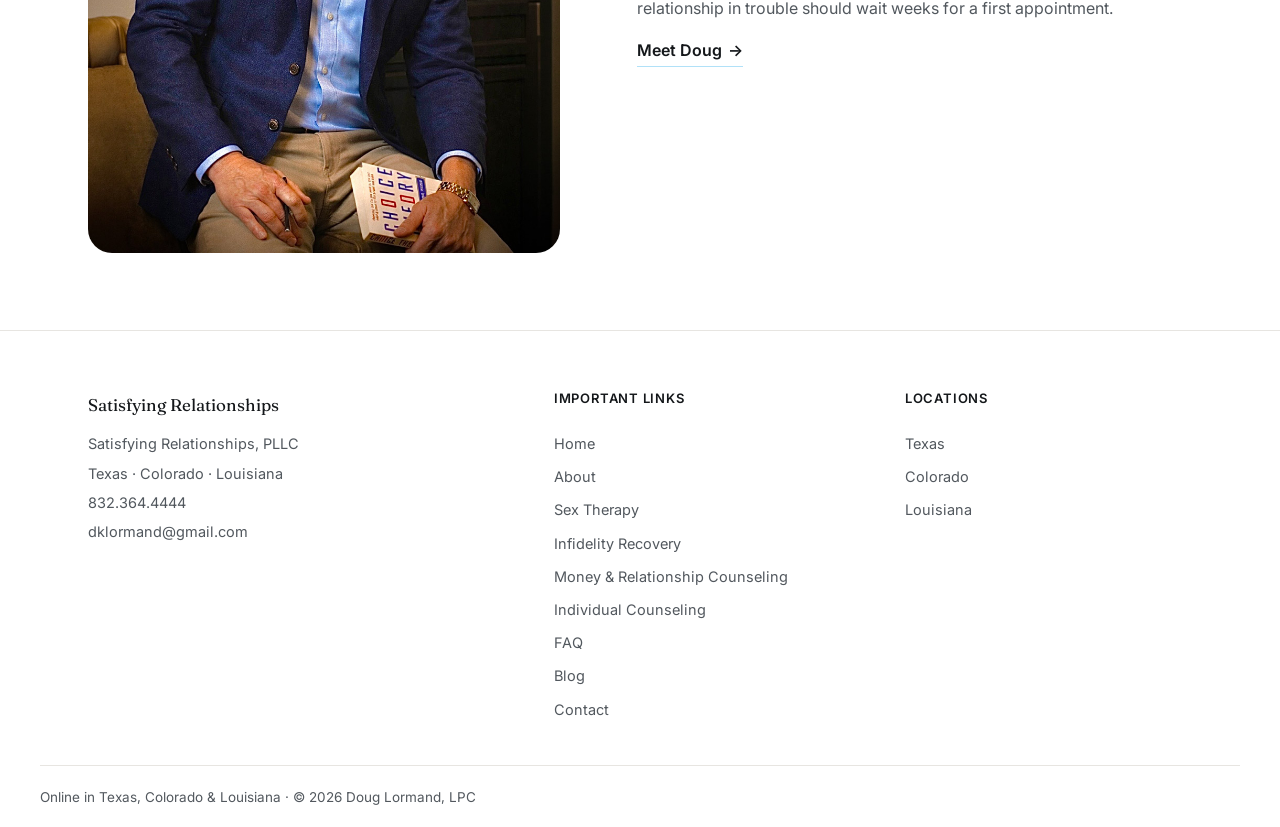
<file: texas.html>
<!doctype html>
<html lang="en">
<head>
<meta charset="UTF-8">
<meta name="viewport" content="width=device-width, initial-scale=1.0">
<title>Online Therapy in Texas &mdash; Satisfying Relationships</title>
<meta name="description" content="Online couples and individual therapy for clients across Texas, from Doug Lormand, LPC, an AASECT-certified sex therapist. First session booked in under 24 hours.">
<link rel="preconnect" href="https://fonts.googleapis.com">
<link rel="preconnect" href="https://fonts.gstatic.com" crossorigin>
<link href="https://fonts.googleapis.com/css2?family=Fraunces:ital,opsz,wght@0,9..144,400;0,9..144,500;0,9..144,600;1,9..144,400;1,9..144,500&family=Inter:wght@400;500;600&display=swap" rel="stylesheet">
<link rel="stylesheet" href="css/styles.css">
<link rel="icon" type="image/png" href="Images/sr-logo.png">
<script type="application/ld+json">
{
  "@context": "https://schema.org",
  "@type": "FAQPage",
  "mainEntity": [
    {
      "@type": "Question",
      "name": "Do I have to be physically located in Texas?",
      "acceptedAnswer": {
        "@type": "Answer",
        "text": "Yes. Doug is licensed to practice in Texas, so sessions require you to be physically in the state at the time of your appointment."
      }
    },
    {
      "@type": "Question",
      "name": "Is therapy really online only?",
      "acceptedAnswer": {
        "@type": "Answer",
        "text": "Sessions are primarily held over secure video. That means no commute, and you can meet from wherever in Texas is most private for you. If you are interested in booking an in-person session, we can discuss that during our first video session."
      }
    },
    {
      "@type": "Question",
      "name": "What can we work on together?",
      "acceptedAnswer": {
        "@type": "Answer",
        "text": "Sex therapy, infidelity recovery, and money and relationship counseling, for couples and for individuals working through it on their own."
      }
    },
    {
      "@type": "Question",
      "name": "How soon can I get an appointment?",
      "acceptedAnswer": {
        "@type": "Answer",
        "text": "Reach out and Doug calls you back personally, usually within 24 hours, not weeks out."
      }
    },
    {
      "@type": "Question",
      "name": "How much does it cost, and do you take insurance?",
      "acceptedAnswer": {
        "@type": "Answer",
        "text": "Doug offers private-pay sessions and works with select insurance through third-party platforms, depending on what is available for your plan. He can also provide documentation for out-of-network reimbursement when it applies. You will get the specifics when you reach out."
      }
    }
  ]
}
</script>
<!-- Google tag (gtag.js) -->
<script async src="https://www.googletagmanager.com/gtag/js?id=G-M1H8F3KCVY"></script>
<script>
  window.dataLayer = window.dataLayer || [];
  function gtag(){dataLayer.push(arguments);}
  gtag('js', new Date());

  gtag('config', 'G-M1H8F3KCVY');
</script>
</head>
<body>

<a class="skip-link" href="#main">Skip to content</a>

<!-- ============ NAV ============ -->
<header class="nav" id="nav">
  <div class="nav__bar">
    <a class="nav__logo" href="index.html"><span>Satisfying Relationships</span></a>

    <nav class="nav__links" aria-label="Primary">
      <div class="nav__dropdown">
        <button class="nav__dropdown-trigger" aria-haspopup="true" aria-expanded="false">
          Services
          <svg class="nav__dropdown-chevron" viewBox="0 0 24 24" width="12" height="12" fill="none" stroke="currentColor" stroke-width="2"><path d="M6 9l6 6 6-6" stroke-linecap="round" stroke-linejoin="round"/></svg>
        </button>
        <div class="nav__dropdown-menu">
          <a href="individual-therapy.html">Individual Counseling</a>
          <a href="sex-therapy.html">Sex Therapy</a>
          <a href="infidelity-recovery.html">Infidelity Recovery</a>
          <a href="money-counseling.html">Money &amp; Relationship Counseling</a>
        </div>
      </div>
      <div class="nav__dropdown">
        <button class="nav__dropdown-trigger" aria-haspopup="true" aria-expanded="false">
          Locations
          <svg class="nav__dropdown-chevron" viewBox="0 0 24 24" width="12" height="12" fill="none" stroke="currentColor" stroke-width="2"><path d="M6 9l6 6 6-6" stroke-linecap="round" stroke-linejoin="round"/></svg>
        </button>
        <div class="nav__dropdown-menu">
          <a href="texas.html">Texas</a>
          <a href="colorado.html">Colorado</a>
          <a href="louisiana.html">Louisiana</a>
        </div>
      </div>
      <a href="about.html">About</a>
      <a href="faq.html">FAQ</a>
      <a href="blog.html">Blog</a>
    </nav>

    <a class="nav__contact" href="contact.html">Contact</a>

    <button class="nav__toggle" id="navToggle" aria-label="Open menu" aria-expanded="false" aria-controls="navMobile">
      <span></span><span></span><span></span>
    </button>
  </div>

  <div class="nav__mobile" id="navMobile">
    <a href="index.html">Home</a>
    <div class="nav__mobile-group">
      <button class="nav__mobile-label" type="button" aria-expanded="false">
        Services
        <svg class="nav__mobile-chevron" viewBox="0 0 24 24" width="12" height="12" fill="none" stroke="currentColor" stroke-width="2" aria-hidden="true"><path d="M6 9l6 6 6-6" stroke-linecap="round" stroke-linejoin="round"/></svg>
      </button>
      <div class="nav__mobile-submenu">
        <a href="individual-therapy.html" class="nav__mobile-sublink">Individual Counseling</a>
        <a href="sex-therapy.html" class="nav__mobile-sublink">Sex Therapy</a>
        <a href="infidelity-recovery.html" class="nav__mobile-sublink">Infidelity Recovery</a>
        <a href="money-counseling.html" class="nav__mobile-sublink">Money &amp; Relationship Counseling</a>
      </div>
    </div>
    <div class="nav__mobile-group">
      <button class="nav__mobile-label" type="button" aria-expanded="false">
        Locations
        <svg class="nav__mobile-chevron" viewBox="0 0 24 24" width="12" height="12" fill="none" stroke="currentColor" stroke-width="2" aria-hidden="true"><path d="M6 9l6 6 6-6" stroke-linecap="round" stroke-linejoin="round"/></svg>
      </button>
      <div class="nav__mobile-submenu">
        <a href="texas.html" class="nav__mobile-sublink">Texas</a>
        <a href="colorado.html" class="nav__mobile-sublink">Colorado</a>
        <a href="louisiana.html" class="nav__mobile-sublink">Louisiana</a>
      </div>
    </div>
    <a href="about.html">About</a>
    <a href="faq.html">FAQ</a>
    <a href="blog.html">Blog</a>
    <a href="contact.html">Contact</a>
  </div>
</header>

<main id="main">

  <!-- ============ HERO ============ -->
  <section class="page-hero">
    <div class="page-hero__media" aria-hidden="true">
      <img class="page-hero__bg" src="Images/Houston.jpg" alt="" role="presentation">
      <div class="page-hero__scrim"></div>
    </div>
    <div class="wrap">
      <h2 class="reveal">Couples &amp; Individual Therapy, Statewide by Video</h2>
      <h1 class="reveal">Online Therapy in Texas</h1>
      <p class="page-hero__sub reveal">Doug Lormand, LPC and AASECT-certified sex therapist, works with individuals and couples across Texas on sex, infidelity, and money, by secure video, with a first session booked in under 24 hours.</p>
      <div class="page-hero__actions reveal">
        <doug-cta href="#" label="Doug-on-Demand" hover-label="Get Started Now"></doug-cta>
      </div>
    </div>
  </section>

  <!-- ============ THERAPY ACROSS TEXAS ============ -->
  <section class="content-block">
    <div class="wrap content-block__grid">
      <div class="content-block__image reveal">
        <img class="content-block__img" src="Images/texas-online-couples-therapy.jpg" alt="" role="presentation" loading="lazy">
      </div>
      <div class="content-block__text reveal">
        <h2 class="section-heading">Therapy Across Texas, By Video</h2>
        <p>Doug is licensed to practice in Texas and sees clients online from Austin, Dallas, Houston, San Antonio, Fort Worth, El Paso, and everywhere in between. Sessions happen by secure video, so you meet from wherever is private for you, without a drive across town or a waiting room.</p>
        <p class="content-block__callout">You do need to be physically located in Texas at the time of your session. Beyond that, where in the state you live does not change how the work happens.</p>
      </div>
    </div>
  </section>

  <!-- ============ WHO THIS IS FOR ============ -->
  <section class="content-block">
    <div class="wrap">
      <div class="plain-list-block reveal">
        <h2 class="section-heading">Who This Is For</h2>
        <p class="plain-list-block__intro">Texas clients reach out to Doug for a range of reasons, including:</p>
        <ul class="plain-list">
          <li>
            <span class="plain-list__icon" aria-hidden="true"><svg viewBox="0 0 24 24" width="18" height="18" fill="none" stroke="currentColor" stroke-width="2"><path d="M5 12.5 9.5 17 19 7" stroke-linecap="round" stroke-linejoin="round"/></svg></span>
            <span>A relationship that has stalled and needs an honest outside read.</span>
          </li>
          <li>
            <span class="plain-list__icon" aria-hidden="true"><svg viewBox="0 0 24 24" width="18" height="18" fill="none" stroke="currentColor" stroke-width="2"><path d="M5 12.5 9.5 17 19 7" stroke-linecap="round" stroke-linejoin="round"/></svg></span>
            <span>Rebuilding trust and safety after an affair.</span>
          </li>
          <li>
            <span class="plain-list__icon" aria-hidden="true"><svg viewBox="0 0 24 24" width="18" height="18" fill="none" stroke="currentColor" stroke-width="2"><path d="M5 12.5 9.5 17 19 7" stroke-linecap="round" stroke-linejoin="round"/></svg></span>
            <span>Low desire, mismatched libido, or other concerns in the bedroom.</span>
          </li>
          <li>
            <span class="plain-list__icon" aria-hidden="true"><svg viewBox="0 0 24 24" width="18" height="18" fill="none" stroke="currentColor" stroke-width="2"><path d="M5 12.5 9.5 17 19 7" stroke-linecap="round" stroke-linejoin="round"/></svg></span>
            <span>Conflict over money, spending, or financial secrecy.</span>
          </li>
          <li>
            <span class="plain-list__icon" aria-hidden="true"><svg viewBox="0 0 24 24" width="18" height="18" fill="none" stroke="currentColor" stroke-width="2"><path d="M5 12.5 9.5 17 19 7" stroke-linecap="round" stroke-linejoin="round"/></svg></span>
            <span>Wanting to talk to someone alone, without a partner in the room.</span>
          </li>
        </ul>
      </div>
    </div>
  </section>

  <!-- ============ WHAT WE WORK ON ============ -->
  <section class="content-block content-block--reverse">
    <div class="wrap content-block__grid">
      <div class="content-block__image reveal">
        <img class="content-block__img" src="Images/what-we-work-on-texas.jpg" alt="" role="presentation" loading="lazy">
      </div>
      <div class="content-block__text reveal">
        <h2 class="section-heading">What We Work On</h2>
        <ul class="plain-list">
          <li>
            <span class="plain-list__icon" aria-hidden="true"><svg viewBox="0 0 24 24" width="18" height="18" fill="none" stroke="currentColor" stroke-width="2"><path d="M5 12h14M13 6l6 6-6 6" stroke-linecap="round" stroke-linejoin="round"/></svg></span>
            <span><strong>Individual Counseling</strong> &mdash; working on a relationship without your partner in the room, or on a pattern that keeps repeating. <a class="text-link" href="individual-therapy.html">Learn more <span aria-hidden="true">&rarr;</span></a></span>
          </li>
          <li>
            <span class="plain-list__icon" aria-hidden="true"><svg viewBox="0 0 24 24" width="18" height="18" fill="none" stroke="currentColor" stroke-width="2"><path d="M5 12h14M13 6l6 6-6 6" stroke-linecap="round" stroke-linejoin="round"/></svg></span>
            <span><strong>Sex Therapy</strong> &mdash; low desire, mismatched libido, intimacy concerns, and sexual self-doubt. <a class="text-link" href="sex-therapy.html">Learn more <span aria-hidden="true">&rarr;</span></a></span>
          </li>
          <li>
            <span class="plain-list__icon" aria-hidden="true"><svg viewBox="0 0 24 24" width="18" height="18" fill="none" stroke="currentColor" stroke-width="2"><path d="M5 12h14M13 6l6 6-6 6" stroke-linecap="round" stroke-linejoin="round"/></svg></span>
            <span><strong>Infidelity Recovery</strong> &mdash; rebuilding trust and clarity after a breach of trust. <a class="text-link" href="infidelity-recovery.html">Learn more <span aria-hidden="true">&rarr;</span></a></span>
          </li>
          <li>
            <span class="plain-list__icon" aria-hidden="true"><svg viewBox="0 0 24 24" width="18" height="18" fill="none" stroke="currentColor" stroke-width="2"><path d="M5 12h14M13 6l6 6-6 6" stroke-linecap="round" stroke-linejoin="round"/></svg></span>
            <span><strong>Money &amp; Relationship Counseling</strong> &mdash; resolving conflict over spending, debt, and financial secrecy. <a class="text-link" href="money-counseling.html">Learn more <span aria-hidden="true">&rarr;</span></a></span>
          </li>
        </ul>
      </div>
    </div>
  </section>

  <!-- ============ WHY ONLINE THERAPY WORKS ============ -->
  <section class="benefits">
    <div class="wrap">
      <h2 class="section-heading reveal">Why Online Therapy Works</h2>
      <div class="benefits__grid">

        <div class="benefit reveal">
          <span class="benefit__icon" aria-hidden="true">
            <svg viewBox="0 0 24 24" width="44" height="44" fill="none" stroke="currentColor" stroke-width="1.5" stroke-linecap="round" stroke-linejoin="round"><path d="M3 11.5 12 4l9 7.5"/><path d="M5.5 10v9.5a1 1 0 0 0 1 1H17.5a1 1 0 0 0 1-1V10"/></svg>
          </span>
          <h3>No drive across Texas</h3>
          <p>Texas is a big state. Meeting by video means the miles between you and a therapist&rsquo;s office never enter into it.</p>
        </div>

        <div class="benefit reveal">
          <span class="benefit__icon" aria-hidden="true">
            <svg viewBox="0 0 24 24" width="44" height="44" fill="none" stroke="currentColor" stroke-width="1.5"><circle cx="12" cy="12" r="9"/><path d="M12 7v5l3.5 2" stroke-linecap="round" stroke-linejoin="round"/></svg>
          </span>
          <h3>Start fast, not in seven weeks</h3>
          <p>Reach out today and Doug calls you back personally, usually within 24 hours.</p>
        </div>

        <div class="benefit reveal">
          <span class="benefit__icon" aria-hidden="true">
            <svg viewBox="0 0 24 24" width="44" height="44" fill="none" stroke="currentColor" stroke-width="1.5" stroke-linecap="round" stroke-linejoin="round"><rect x="5" y="11" width="14" height="9" rx="2"/><path d="M8 11V7a4 4 0 0 1 8 0v4"/></svg>
          </span>
          <h3>Somewhere private, on your terms</h3>
          <p>You choose where you log in from, so the conversation happens somewhere you actually feel safe.</p>
        </div>

      </div>
    </div>
  </section>

  <!-- ============ HOW TO GET STARTED ============ -->
  <section class="get-started" id="get-started">
    <div class="wrap">
      <h2 class="section-heading reveal">How to Get Started</h2>
      <p class="get-started__intro reveal">Here&rsquo;s how Doug-on-Demand works, three simple steps.</p>

      <div class="steps__wrap" id="stepsWrap">
        <svg class="steps__line" id="stepsLine" aria-hidden="true">
          <path class="steps__line-path" id="stepsLinePath"></path>
        </svg>

        <ol class="steps">
          <li class="step reveal">
            <span class="step__badge" data-step-badge="0"><span class="step__number">01</span></span>
            <div class="step__text">
              <h3>Reach Out Today</h3>
              <p>Fill out the contact form with your details and a brief description of what prompted you to reach out. New clients complete a short set of intake forms online.</p>
            </div>
          </li>
          <li class="step reveal">
            <span class="step__badge" data-step-badge="1"><span class="step__number">02</span></span>
            <div class="step__text">
              <h3>Doug Calls You in 24 Hours</h3>
              <p>Once your forms are in, Doug reaches out personally, by the end of the day, or within 24 hours if it is late or after hours.</p>
            </div>
          </li>
          <li class="step reveal">
            <span class="step__badge" data-step-badge="2"><span class="step__number">03</span></span>
            <div class="step__text">
              <h3>Start the Work</h3>
              <p>Your time in therapy should match the work in front of you. Standard sessions run about an hour, with longer appointments available when a situation calls for more room to think or a hard decision to make.</p>
            </div>
          </li>
        </ol>
      </div>

      <div class="get-started__cta reveal">
        <doug-cta href="#" label="Doug-on-Demand" hover-label="Get Started Now"></doug-cta>
      </div>
    </div>
  </section>

  <!-- ============ FAQ ============ -->
  <section>
    <div class="wrap wrap--narrow">
      <div class="faq-group reveal">
        <h2 class="section-heading">Texas Online Therapy FAQs</h2>

        <details class="faq-item">
          <summary>Do I have to be physically located in Texas?
            <span class="faq-item__icon" aria-hidden="true"><svg viewBox="0 0 24 24" width="18" height="18" fill="none" stroke="currentColor" stroke-width="2" stroke-linecap="round"><path d="M12 5v14M5 12h14"/></svg></span>
          </summary>
          <p>Yes. Doug is licensed to practice in Texas, so sessions require you to be physically in the state at the time of your appointment.</p>
        </details>

        <details class="faq-item">
          <summary>Is therapy really online only?
            <span class="faq-item__icon" aria-hidden="true"><svg viewBox="0 0 24 24" width="18" height="18" fill="none" stroke="currentColor" stroke-width="2" stroke-linecap="round"><path d="M12 5v14M5 12h14"/></svg></span>
          </summary>
          <p>Sessions are primarily held over secure video. That means no commute, and you can meet from wherever in Texas is most private for you. If you are interested in booking an in-person session, we can discuss that during our first video session.</p>
        </details>

        <details class="faq-item">
          <summary>What can we work on together?
            <span class="faq-item__icon" aria-hidden="true"><svg viewBox="0 0 24 24" width="18" height="18" fill="none" stroke="currentColor" stroke-width="2" stroke-linecap="round"><path d="M12 5v14M5 12h14"/></svg></span>
          </summary>
          <p>Sex therapy, infidelity recovery, and money and relationship counseling, for couples and for individuals working through it on their own.</p>
        </details>

        <details class="faq-item">
          <summary>How soon can I get an appointment?
            <span class="faq-item__icon" aria-hidden="true"><svg viewBox="0 0 24 24" width="18" height="18" fill="none" stroke="currentColor" stroke-width="2" stroke-linecap="round"><path d="M12 5v14M5 12h14"/></svg></span>
          </summary>
          <p>Reach out and Doug calls you back personally, usually within 24 hours, not weeks out.</p>
        </details>

        <details class="faq-item">
          <summary>How much does it cost, and do you take insurance?
            <span class="faq-item__icon" aria-hidden="true"><svg viewBox="0 0 24 24" width="18" height="18" fill="none" stroke="currentColor" stroke-width="2" stroke-linecap="round"><path d="M12 5v14M5 12h14"/></svg></span>
          </summary>
          <p>Doug offers private-pay sessions and works with select insurance through third-party platforms, depending on what is available for your plan. He can also provide documentation for out-of-network reimbursement when it applies. You will get the specifics when you reach out.</p>
        </details>
      </div>
    </div>
  </section>

  <!-- ============ ABOUT DOUG ============ -->
  <section class="content-block">
    <div class="wrap content-block__grid">
      <div class="content-block__image reveal">
        <img class="content-block__img" src="Images/doug5.jpg" alt="" role="presentation" loading="lazy">
      </div>
      <div class="content-block__text reveal">
        <h2 class="section-heading">Meet Your Counselor</h2>
        <p>Doug Lormand is a Licensed Professional Counselor and an AASECT-certified sex therapist with fifteen years of experience, licensed in Texas, Colorado, and Louisiana. He does not take sides and he does not think a relationship in trouble should wait weeks for a first appointment.</p>
        <a class="text-link" href="about.html">Meet Doug <span aria-hidden="true">&rarr;</span></a>
      </div>
    </div>
  </section>

</main>

<footer class="footer">
  <div class="wrap footer__grid">
    <div class="footer__brand">
      <span class="footer__logo">Satisfying Relationships</span>
      <p>Satisfying Relationships, PLLC</p>
      <p>Texas &middot; Colorado &middot; Louisiana</p>
      <p><a href="tel:8323644444">832.364.4444</a></p>
      <p><a href="mailto:dklormand@gmail.com">dklormand@gmail.com</a></p>
    </div>

    <div class="footer__col">
      <h3 class="footer__heading">Important Links</h3>
      <a href="index.html">Home</a>
      <a href="about.html">About</a>
      <a href="sex-therapy.html">Sex Therapy</a>
      <a href="infidelity-recovery.html">Infidelity Recovery</a>
      <a href="money-counseling.html">Money &amp; Relationship Counseling</a>
      <a href="individual-therapy.html">Individual Counseling</a>
      <a href="faq.html">FAQ</a>
      <a href="blog.html">Blog</a>
      <a href="contact.html">Contact</a>
    </div>

    <div class="footer__col">
      <h3 class="footer__heading">Locations</h3>
      <a href="texas.html">Texas</a>
      <a href="colorado.html">Colorado</a>
      <a href="louisiana.html">Louisiana</a>
    </div>
  </div>

  <div class="wrap footer__bottom">
    <span class="footer__meta">Online in Texas, Colorado &amp; Louisiana &middot; &copy; <span id="year"></span> Doug Lormand, LPC</span>
  </div>
</footer>

<script src="js/doug-cta.js"></script>
<script src="js/main.js"></script>
</body>
</html>
</file>
<file: css/styles.css>
/* ============================================================
   Satisfying Relationships — Design tokens
   ============================================================ */
:root {
  --color-bg: #ffffff;
  --color-text: #14171a;
  --color-text-soft: #52585e;
  --color-border: #e7e5e1;
  --color-accent: #53BCEF;
  --color-accent-soft: rgba(83, 188, 239, 0.14);
  --color-accent-line: rgba(83, 188, 239, 0.45);
  --color-accent-hero: #8EC4E8; /* hero text keeps the original blue, unaffected by the accent update above */
  --step-line-color: #53BCEF; /* How to Get Started connector line + badges */

  --cta-gold: #E9BC4D;
  --cta-gold-deep: #D89A17;
  --cta-text: #201705;

  --radius-xl: 32px;
  --radius-lg: 24px;
  --radius-md: 16px;
  --radius-sm: 10px;
  --radius-pill: 999px;

  --font-display: 'Fraunces', Georgia, serif;
  --font-body: 'Inter', -apple-system, BlinkMacSystemFont, 'Segoe UI', sans-serif;

  --wrap-max: 1200px;
  --ease: cubic-bezier(0.22, 1, 0.36, 1);
}

* { box-sizing: border-box; }
html { scroll-behavior: smooth; }

@media (prefers-reduced-motion: reduce) {
  html { scroll-behavior: auto; }
  * { animation-duration: 0.001ms !important; animation-iteration-count: 1 !important; transition-duration: 0.001ms !important; }
}

body {
  margin: 0;
  background: var(--color-bg);
  color: var(--color-text);
  font-family: var(--font-body);
  font-size: 16px;
  line-height: 1.6;
  -webkit-font-smoothing: antialiased;
}

img { max-width: 100%; display: block; }

h1, h2, h3 {
  font-family: var(--font-display);
  font-weight: 500;
  line-height: 1.15;
  margin: 0 0 0.5em;
  color: var(--color-text);
}

p { margin: 0 0 1em; color: var(--color-text-soft); }

a { color: inherit; text-decoration: none; }

.wrap {
  max-width: var(--wrap-max);
  margin: 0 auto;
  padding: 0 clamp(20px, 5vw, 48px);
}
.wrap--narrow { max-width: 800px; }

.section-heading {
  font-size: clamp(28px, 3.4vw, 42px);
  letter-spacing: -0.01em;
}

.skip-link {
  position: absolute;
  top: -60px;
  left: 16px;
  background: var(--color-text);
  color: #fff;
  padding: 10px 18px;
  border-radius: var(--radius-sm);
  z-index: 2000;
  transition: top 0.2s var(--ease);
}
.skip-link:focus { top: 16px; }

/* Neutral placeholder used for images not yet supplied */
.img-placeholder {
  background: #e4e4e1;
  border-radius: var(--radius-lg);
  width: 100%;
}

.text-link {
  display: inline-flex;
  align-items: center;
  gap: 6px;
  font-weight: 600;
  color: var(--color-text);
  border-bottom: 1px solid var(--color-accent-line);
  padding-bottom: 2px;
  transition: border-color 0.2s var(--ease), gap 0.2s var(--ease);
}
.text-link:hover { border-color: var(--color-text); gap: 10px; }

/* ============================================================
   Scroll-reveal (intro animation) — fade-up with a staggered
   settle, matching the ovo-stillpoint reference: elements arrive
   in sequence rather than all at once.
   ============================================================ */
.reveal {
  opacity: 0;
  transform: translateY(20px);
  transition: opacity 0.9s var(--ease), transform 0.9s var(--ease);
}
.reveal.is-visible {
  opacity: 1;
  transform: translateY(0);
}

/* Grouped items (3-up grids/lists) settle one after another */
.benefits__grid .benefit:nth-child(1) { transition-delay: 0.05s; }
.benefits__grid .benefit:nth-child(2) { transition-delay: 0.18s; }
.benefits__grid .benefit:nth-child(3) { transition-delay: 0.31s; }

/* Benefit cards read as sliding in from the side, one at a time
   (the delays above), rather than the generic fade-up. */
.benefits__grid .benefit.reveal { transform: translateY(48px); }
.benefits__grid .benefit.reveal.is-visible { transform: translateY(0); }

/* Good-fit photo slides in from the left instead of the generic fade-up. */
.good-fit__image.reveal { transform: translateX(-48px); }
.good-fit__image.reveal.is-visible { transform: translateX(0); }

.checklist li:nth-child(1) { transition-delay: 0.05s; }
.checklist li:nth-child(2) { transition-delay: 0.18s; }
.checklist li:nth-child(3) { transition-delay: 0.31s; }

.services__grid .service-card:nth-child(1) { transition-delay: 0.05s; }
.services__grid .service-card:nth-child(2) { transition-delay: 0.18s; }
.services__grid .service-card:nth-child(3) { transition-delay: 0.31s; }
.services__grid .service-card:nth-child(4) { transition-delay: 0.44s; }

.steps .step:nth-child(1) { transition-delay: 0.05s; }
.steps .step:nth-child(2) { transition-delay: 0.18s; }
.steps .step:nth-child(3) { transition-delay: 0.31s; }

/* Hero content arrives as its own staggered sequence on load,
   independent of scroll — badge, then headline, then supporting
   copy, then the CTA row, then the video. */
.hero__eyebrow.reveal { transition-delay: 0.1s; }
.hero__headline.reveal { transition-delay: 0.28s; }
.hero__sub.reveal { transition-delay: 0.48s; }
.hero__actions.reveal { transition-delay: 0.66s; }
.hero__video.reveal { transition-delay: 0.84s; }

/* ============================================================
   NAV — rounded floating bar
   ============================================================ */
.nav {
  position: fixed;
  top: 18px;
  left: 50%;
  transform: translateX(-50%);
  width: min(1120px, 94%);
  z-index: 1000;
}

.nav__bar {
  display: flex;
  align-items: center;
  justify-content: space-between;
  gap: 24px;
  background: rgba(255, 255, 255, 0.72);
  backdrop-filter: blur(16px) saturate(1.4);
  -webkit-backdrop-filter: blur(16px) saturate(1.4);
  border: 1px solid rgba(255, 255, 255, 0.6);
  border-radius: var(--radius-pill);
  padding: 10px 10px 10px 26px;
  box-shadow: 0 10px 30px rgba(20, 23, 26, 0.06);
  transition: box-shadow 0.3s var(--ease), background 0.3s var(--ease);
}

.nav.is-scrolled .nav__bar {
  box-shadow: 0 14px 40px rgba(20, 23, 26, 0.10);
  background: rgba(255, 255, 255, 0.88);
}

.nav__logo {
  display: flex;
  align-items: center;
  gap: 10px;
  font-family: var(--font-display);
  font-size: 18px;
  font-weight: 500;
  white-space: nowrap;
}

.nav__links {
  display: flex;
  align-items: center;
  gap: 28px;
  font-size: 14.5px;
  font-weight: 500;
}
.nav__links a { color: var(--color-text-soft); transition: color 0.2s var(--ease); }
.nav__links a:hover { color: var(--color-text); }

.nav__contact {
  background: var(--color-text);
  color: #fff;
  font-size: 14px;
  font-weight: 600;
  padding: 10px 20px;
  border-radius: var(--radius-pill);
  white-space: nowrap;
  transition: opacity 0.2s var(--ease);
}
.nav__contact:hover { opacity: 0.85; }

.nav__toggle {
  display: none;
  flex-direction: column;
  justify-content: center;
  gap: 5px;
  width: 40px;
  height: 40px;
  border-radius: 50%;
  border: none;
  background: transparent;
  cursor: pointer;
}
.nav__toggle span {
  display: block;
  width: 18px;
  height: 2px;
  background: var(--color-text);
  margin: 0 auto;
  transition: transform 0.25s var(--ease), opacity 0.25s var(--ease);
}
.nav.is-open .nav__toggle span:nth-child(1) { transform: translateY(7px) rotate(45deg); }
.nav.is-open .nav__toggle span:nth-child(2) { opacity: 0; }
.nav.is-open .nav__toggle span:nth-child(3) { transform: translateY(-7px) rotate(-45deg); }

.nav__mobile {
  display: none;
  flex-direction: column;
  gap: 4px;
  background: rgba(255, 255, 255, 0.92);
  backdrop-filter: blur(16px);
  border-radius: var(--radius-lg);
  margin-top: 10px;
  padding: 14px 10px;
  box-shadow: 0 14px 40px rgba(20, 23, 26, 0.10);
  max-height: 0;
  overflow: hidden;
  opacity: 0;
  transition: max-height 0.35s var(--ease), opacity 0.3s var(--ease), padding 0.35s var(--ease);
}
.nav__mobile a {
  padding: 12px 16px;
  border-radius: var(--radius-sm);
  font-weight: 500;
  font-size: 15px;
}
.nav__mobile a:hover { background: var(--color-accent-soft); }

.nav__mobile-group { display: flex; flex-direction: column; }
.nav__mobile-label {
  display: flex;
  align-items: center;
  justify-content: space-between;
  gap: 8px;
  width: 100%;
  background: none;
  border: none;
  font: inherit;
  cursor: pointer;
  padding: 12px 16px;
  font-size: 12px;
  font-weight: 600;
  letter-spacing: 0.04em;
  text-transform: uppercase;
  color: var(--color-text-soft);
}
.nav__mobile-chevron { flex: none; transition: transform 0.25s var(--ease); }
.nav__mobile-group.is-open .nav__mobile-chevron { transform: rotate(180deg); }

.nav__mobile-submenu {
  display: flex;
  flex-direction: column;
  max-height: 0;
  overflow: hidden;
  transition: max-height 0.3s var(--ease);
}
.nav__mobile-group.is-open .nav__mobile-submenu { max-height: 240px; }

.nav__mobile-sublink { padding-left: 28px !important; }

/* Services dropdown — hover on desktop, tap-to-toggle (via .is-open) on touch */
.nav__dropdown { position: relative; }
.nav__dropdown-trigger {
  display: flex;
  align-items: center;
  gap: 4px;
  background: none;
  border: none;
  padding: 0;
  font: inherit;
  color: var(--color-text-soft);
  cursor: pointer;
  transition: color 0.2s var(--ease);
}
.nav__dropdown-trigger:hover { color: var(--color-text); }
.nav__dropdown-chevron { transition: transform 0.2s var(--ease); }
.nav__dropdown:hover .nav__dropdown-chevron,
.nav__dropdown.is-open .nav__dropdown-chevron { transform: rotate(180deg); }

.nav__dropdown-menu {
  position: absolute;
  top: calc(100% + 16px);
  left: 50%;
  transform: translateX(-50%) translateY(-6px);
  background: rgba(255, 255, 255, 0.96);
  backdrop-filter: blur(16px);
  border-radius: var(--radius-md);
  box-shadow: 0 14px 40px rgba(20, 23, 26, 0.12);
  padding: 8px;
  min-width: 200px;
  opacity: 0;
  pointer-events: none;
  transition: opacity 0.2s var(--ease), transform 0.2s var(--ease);
}
/* Invisible bridge over the gap between the trigger and the menu — without
   this, moving the mouse straight down from the trigger crosses empty space
   that isn't part of .nav__dropdown, breaking :hover before the menu is reached. */
.nav__dropdown-menu::before {
  content: "";
  position: absolute;
  top: -16px;
  left: 0;
  right: 0;
  height: 16px;
  pointer-events: auto;
}
.nav__dropdown:hover .nav__dropdown-menu,
.nav__dropdown.is-open .nav__dropdown-menu {
  opacity: 1;
  pointer-events: auto;
  transform: translateX(-50%) translateY(0);
}
.nav__dropdown-menu a {
  display: block;
  padding: 10px 14px;
  border-radius: var(--radius-sm);
  font-size: 14.5px;
  font-weight: 500;
  color: var(--color-text-soft);
  white-space: nowrap;
}
.nav__dropdown-menu a:hover { background: var(--color-accent-soft); color: var(--color-text); }

.nav.is-open .nav__mobile {
  display: flex;
  max-height: 400px;
  opacity: 1;
}

@media (max-width: 880px) {
  .nav__links { display: none; }
  .nav__contact { display: none; }
  .nav__toggle { display: flex; }
}

/* ============================================================
   HERO
   ============================================================ */
.hero {
  position: relative;
  min-height: 100svh;
  display: flex;
  align-items: flex-end;
  overflow: hidden;
  color: #fff;
}

.hero__media { position: absolute; inset: 0; z-index: 0; }
.hero__bg {
  width: 100%;
  height: 100%;
  object-fit: cover;
  transform: scale(1.06);
  animation: hero-settle 1.6s var(--ease) forwards;
}
@keyframes hero-settle { to { transform: scale(1); } }

.hero__scrim {
  position: absolute;
  inset: 0;
  background: linear-gradient(to top, rgba(8, 9, 11, 0.94) 0%, rgba(8, 9, 11, 0.82) 30%, rgba(8, 9, 11, 0.4) 55%, rgba(8, 9, 11, 0.05) 78%, rgba(8, 9, 11, 0) 100%);
}

@media (max-width: 780px) {
  .hero__bg { object-position: 70% center; }
}

.hero__content {
  position: relative;
  z-index: 2;
  width: 100%;
  padding: 0 clamp(20px, 6vw, 64px) clamp(56px, 8vw, 96px);
  padding-right: clamp(20px, 20vw, 240px);
  max-width: 900px;
}

@media (max-width: 780px) {
  .hero__content { padding-right: clamp(20px, 6vw, 64px); }
}

.hero__eyebrow {
  font-size: 13px;
  letter-spacing: 0.08em;
  text-transform: uppercase;
  font-weight: 600;
  color: var(--color-accent-hero);
  margin-bottom: 16px;
}

.hero__headline {
  font-size: clamp(38px, 6vw, 68px);
  color: #fff;
  margin-bottom: 18px;
  max-width: 14ch;
}

.hero__sub {
  font-size: clamp(16px, 1.6vw, 19px);
  color: rgba(255, 255, 255, 0.86);
  max-width: 46ch;
  margin-bottom: 30px;
}

.hero__actions { display: flex; align-items: center; gap: 20px; flex-wrap: wrap; }

.hero__note {
  margin: 0;
  font-size: 14px;
  color: rgba(255, 255, 255, 0.72);
}

.hero__video {
  position: absolute;
  right: clamp(20px, 6vw, 64px);
  bottom: clamp(56px, 8vw, 96px);
  z-index: 2;
  display: flex;
  flex-direction: row-reverse;
  align-items: center;
  gap: 16px;
  cursor: pointer;
}

.hero__video-frame {
  position: relative;
  width: 175px;
  height: 175px;
  border-radius: var(--radius-lg);
  overflow: hidden;
  border: 2px solid rgba(255, 255, 255, 0.5);
  box-shadow: 0 12px 34px rgba(0, 0, 0, 0.35);
}

.hero__video-poster {
  width: 100%;
  height: 100%;
  object-fit: cover;
  filter: brightness(0.7);
  transition: transform 0.4s var(--ease);
}
.hero__video:hover .hero__video-poster { transform: scale(1.06); }

.hero__play {
  position: absolute;
  inset: 0;
  display: flex;
  align-items: center;
  justify-content: center;
  color: var(--color-text);
  background: rgba(255, 255, 255, 0.92);
  width: 50px;
  height: 50px;
  border-radius: 50%;
  margin: auto;
  transition: transform 0.25s var(--ease), background 0.25s var(--ease);
}
.hero__video:hover .hero__play { transform: scale(1.08); background: #fff; }

.hero__video-label {
  margin: 0;
  font-family: var(--font-display);
  font-style: italic;
  font-size: 15px;
  line-height: 1.3;
  color: rgba(255, 255, 255, 0.92);
  text-align: right;
}

@media (max-width: 780px) {
  .hero__video { position: static; transform: none; flex-direction: row; margin: 110px clamp(20px, 6vw, 64px) 0; }
  .hero__video-label { text-align: left; }
  .hero__content { padding-top: 40px; }
  .hero { align-items: flex-end; flex-direction: column; justify-content: flex-end; }
}

/* ============================================================
   PHILOSOPHY — pinned split / reunite
   ============================================================ */
.philosophy { background: var(--color-bg); }

.philosophy__stage {
  position: relative;
  height: 300vh;
}

.philosophy__pin {
  position: sticky;
  top: 0;
  height: 100svh;
  overflow: hidden;
}

.philosophy__image-wrap {
  position: absolute;
  inset: 0;
  z-index: 2;
  pointer-events: none; /* the wrapper spans the full gap too — only the halves themselves should hit-test */
}

.philosophy__half {
  position: absolute;
  top: 0;
  width: 50%;
  height: 100%;
  overflow: hidden;
  will-change: transform;
  pointer-events: auto;
}
.philosophy__half img {
  height: 100%;
  width: 200%;
  max-width: none;
  object-fit: cover;
}

.philosophy__half--left {
  left: 0;
  clip-path: inset(0 0 0 0);
}
.philosophy__half--left img { object-position: left center; }

.philosophy__half--right {
  right: 0;
  clip-path: inset(0 0 0 0);
}
.philosophy__half--right img { width: 200%; margin-left: -100%; object-position: right center; }

.philosophy__text {
  position: absolute;
  inset: 0;
  z-index: 1;
  display: grid;
  grid-template-areas: "stack";
  place-items: center;
  padding: 0 clamp(24px, 8vw, 90px);
  pointer-events: none;
}

/* Both blocks stack on the same center point — only one is ever
   meaningfully visible, each animated independently by JS. */
.philosophy__text-inner,
.philosophy__closing {
  grid-area: stack;
}

/* No animation of its own at all — it just sits behind the image
   halves the whole time the section is pinned, so it's revealed
   the instant a gap opens and covered again the instant it closes.
   Perfectly in sync with the split/reunite, no separate timing. */
.philosophy__text-inner {
  max-width: 560px;
  text-align: center;
}

.philosophy__quote {
  font-family: var(--font-display);
  font-style: italic;
  font-size: clamp(22px, 3vw, 30px);
  color: var(--color-accent);
  margin-bottom: 20px;
}

.philosophy__body {
  font-size: 15.5px;
  color: var(--color-text-soft);
}

/* Scrolls in on its own, after the quote/paragraph has exited.
   pointer-events are re-enabled here (parent disables them) so the
   CTA is clickable once revealed through the gap. */
.philosophy__closing {
  display: flex;
  flex-direction: column;
  align-items: center;
  gap: 28px;
  pointer-events: auto;
}

/* Same font and size as the section headings (h2). */
.philosophy__closing-text {
  font-family: var(--font-display);
  font-weight: 500;
  font-size: clamp(28px, 3.4vw, 42px);
  line-height: 1.15;
  letter-spacing: -0.01em;
  color: var(--color-text);
  text-align: center;
  max-width: 14ch;
  margin: 0;
}

@media (max-width: 780px) {
  /* Scroll-jacked pin/split is unreliable on mobile (address-bar viewport
     shifts, touch scroll momentum), so mobile gets the whole photo plus
     copy in normal flow instead of the split/reunite treatment. */
  .philosophy__stage { height: auto; }
  .philosophy__pin { position: relative; height: auto; overflow: visible; }
  .philosophy__image-wrap { position: relative; height: 62vh; overflow: hidden; }
  .philosophy__half { width: 100%; }
  .philosophy__half--right { display: none; }
  .philosophy__half--left img { width: 100%; object-position: center; }
  .philosophy__text { position: static; display: block; padding: 48px clamp(20px, 6vw, 48px); }
  .philosophy__closing { margin-top: 28px; }
}

/* ============================================================
   BENEFITS
   ============================================================ */
.benefits { padding: clamp(70px, 10vw, 130px) 0 clamp(40px, 6vw, 80px); }
.benefits .section-heading { text-align: center; margin-bottom: clamp(40px, 6vw, 64px); }

.benefits__grid {
  display: grid;
  grid-template-columns: repeat(3, 1fr);
  gap: 24px;
  text-align: center;
}

.benefit {
  background: #fafaf8;
  border-radius: var(--radius-lg);
  padding: 36px 28px;
}

.benefit__icon {
  display: inline-flex;
  align-items: center;
  justify-content: center;
  color: var(--color-accent);
  margin-bottom: 18px;
}

.benefit h3 { font-size: 19px; margin-bottom: 8px; }
.benefit p { font-size: 15px; margin: 0; }

@media (max-width: 780px) {
  .benefits__grid { grid-template-columns: 1fr; gap: 44px; }
}

/* ============================================================
   GOOD FIT
   ============================================================ */
.good-fit { padding: clamp(40px, 6vw, 80px) 0; }

.good-fit__grid {
  display: grid;
  grid-template-columns: 0.85fr 1fr;
  gap: clamp(40px, 6vw, 90px);
  align-items: center;
}

.good-fit__photo {
  width: 100%;
  border-radius: var(--radius-lg);
}

.checklist { list-style: none; margin: 28px 0 0; padding: 0; display: flex; flex-direction: column; gap: 26px; }
.checklist li { display: flex; gap: 16px; align-items: flex-start; }

.checklist__icon {
  flex: none;
  display: flex;
  align-items: center;
  justify-content: center;
  width: 30px;
  height: 30px;
  border-radius: 50%;
  background: var(--color-accent);
  color: #fff;
  margin-top: 2px;
}

.checklist h3 { font-size: 17px; margin-bottom: 4px; }
.checklist p { font-size: 14.5px; margin: 0; }

@media (max-width: 900px) {
  .good-fit__grid { grid-template-columns: 1fr; }
  .good-fit__image { max-width: 420px; }
}

/* ============================================================
   SERVICES (How Doug Helps)
   ============================================================ */
.services { padding: clamp(40px, 6vw, 80px) 0; background: #fafaf8; }
.services .section-heading { text-align: center; margin-bottom: clamp(40px, 6vw, 64px); }

.services__grid {
  display: grid;
  grid-template-columns: repeat(4, 1fr);
  gap: 36px;
}

.service-card { display: flex; flex-direction: column; }
.service-card__image { margin-bottom: 22px; width: 100%; aspect-ratio: 4 / 3; object-fit: cover; border-radius: var(--radius-lg); }
.service-card h3 { font-size: 20px; margin-bottom: 10px; }
.service-card p { font-size: 15px; flex: 1; }
.service-card .text-link { margin-top: 6px; align-self: flex-start; }

@media (max-width: 1100px) {
  .services__grid { grid-template-columns: repeat(2, 1fr); gap: 40px; }
}
@media (max-width: 640px) {
  .services__grid { grid-template-columns: 1fr; gap: 48px; }
}

/* ============================================================
   GET STARTED
   ============================================================ */
.get-started { padding: clamp(50px, 7vw, 100px) 0; }
.get-started--cta-only { padding-top: 0; }
.get-started .section-heading { text-align: center; margin-bottom: clamp(44px, 6vw, 70px); }
.get-started .section-heading:has(+ .get-started__intro) { margin-bottom: 14px; }
.get-started__intro {
  text-align: center;
  color: var(--color-text-soft);
  font-size: 17px;
  max-width: 48ch;
  margin: 0 auto clamp(36px, 5vw, 56px);
}

.steps__wrap {
  position: relative;
  margin: 0 0 clamp(44px, 6vw, 70px);
}

.steps__line {
  position: absolute;
  inset: 0;
  width: 100%;
  height: 100%;
  overflow: visible;
  pointer-events: none;
  z-index: 0;
}
.steps__line-path {
  fill: none;
  stroke: var(--step-line-color);
  stroke-width: 2;
  stroke-linecap: round;
  transition: stroke-dashoffset 0.1s linear;
}

.steps {
  position: relative;
  z-index: 1;
  list-style: none;
  margin: 0;
  padding: 0;
  display: grid;
  grid-template-columns: repeat(3, 1fr);
  gap: 40px;
  counter-reset: step;
}

.step { position: relative; }

.step__badge {
  display: inline-flex;
  align-items: center;
  justify-content: center;
  width: 44px;
  height: 44px;
  border-radius: 50%;
  border: 1.5px solid var(--color-border);
  background: var(--color-bg);
  color: var(--color-text-soft);
  margin-bottom: 18px;
  transition: background 0.4s var(--ease), border-color 0.4s var(--ease), color 0.4s var(--ease);
}
.step__badge.is-active {
  background: var(--step-line-color);
  border-color: var(--step-line-color);
  color: #fff;
}

.step__number {
  font-family: var(--font-display);
  font-weight: 500;
  font-size: 16px;
}

.step h3 { font-size: 19px; margin-bottom: 8px; }
.step p { font-size: 15px; margin: 0; }

.get-started__cta { display: flex; justify-content: center; }

@media (max-width: 780px) {
  .steps { grid-template-columns: 1fr; gap: 32px; }
  .step { display: flex; align-items: flex-start; gap: 18px; }
  .step__badge { flex: none; margin-bottom: 0; }
}

/* ============================================================
   QUIET SIGN OF PROGRESS
   ============================================================ */
.quiet-progress {
  position: relative;
  min-height: 78svh;
  display: flex;
  align-items: center;
  justify-content: center;
  overflow: hidden;
  margin: clamp(50px, 7vw, 100px) 0;
  color: #fff;
  text-align: center;
}

.quiet-progress__bg { position: absolute; inset: 0; width: 100%; height: 100%; object-fit: cover; }
.quiet-progress__scrim { position: absolute; inset: 0; background: linear-gradient(180deg, rgba(10,12,14,0.50) 0%, rgba(10,12,14,0.70) 100%); }

.quiet-progress__content { position: relative; z-index: 1; padding: 0 24px; max-width: 640px; display: flex; flex-direction: column; align-items: center; text-align: center; }
.quiet-progress__content h2 { color: #fff; font-size: clamp(28px, 4vw, 44px); }
.quiet-progress__content p { color: rgba(255,255,255,0.88); font-size: 17px; margin-bottom: 30px; }

/* ============================================================
   DOUG-ON-DEMAND BANNER — full-width photo, left-aligned text
   over a left-to-right gradient for legibility
   ============================================================ */
.dod-banner {
  position: relative;
  min-height: 78svh;
  display: flex;
  align-items: center;
  overflow: hidden;
  margin: clamp(50px, 7vw, 100px) 0;
  color: #fff;
}

.dod-banner__bg { position: absolute; inset: 0; width: 100%; height: 100%; object-fit: cover; }
.dod-banner__scrim {
  position: absolute;
  inset: 0;
  background: linear-gradient(to right, rgba(10, 11, 14, 0.88) 0%, rgba(10, 11, 14, 0.74) 35%, rgba(10, 11, 14, 0.3) 65%, rgba(10, 11, 14, 0) 100%);
}

.dod-banner__content {
  position: relative;
  z-index: 1;
  padding: 0 clamp(24px, 6vw, 64px);
  max-width: 620px;
  text-align: left;
}
.dod-banner__content h2 { color: #fff; font-size: clamp(28px, 4vw, 44px); }
.dod-banner__content p { color: rgba(255, 255, 255, 0.9); font-size: 17px; margin-bottom: 22px; }

@media (max-width: 780px) {
  .dod-banner__scrim { background: linear-gradient(180deg, rgba(10, 11, 14, 0.3) 0%, rgba(10, 11, 14, 0.85) 55%, rgba(10, 11, 14, 0.92) 100%); }
  .dod-banner { align-items: flex-end; padding-bottom: 40px; }
}

/* ============================================================
   LOCATIONS
   ============================================================ */
.locations { padding: clamp(50px, 7vw, 100px) 0; text-align: center; }
.locations__sub { max-width: 56ch; margin: 0 auto 34px; font-size: 16px; }

.locations__pills { display: flex; gap: 14px; justify-content: center; flex-wrap: wrap; }
.locations__pills a {
  border: 1px solid var(--cta-gold);
  background: rgba(233, 188, 77, 0.1);
  border-radius: var(--radius-pill);
  padding: 12px 24px;
  font-size: 14.5px;
  font-weight: 500;
  transition: border-color 0.2s var(--ease), background 0.2s var(--ease);
}
.locations__pills a:hover { border-color: var(--cta-gold-deep); background: rgba(233, 188, 77, 0.2); }

/* ============================================================
   ABOUT
   ============================================================ */
.about { padding: clamp(50px, 7vw, 100px) 0 clamp(80px, 10vw, 140px); }

.about__grid {
  display: grid;
  grid-template-columns: 0.7fr 1fr;
  gap: clamp(40px, 6vw, 90px);
  align-items: center;
}

.about__image img { border-radius: var(--radius-lg); width: 100%; aspect-ratio: 1 / 1; object-fit: cover; object-position: top; }
.about__content p { font-size: 16px; }

@media (max-width: 900px) {
  .about__grid { grid-template-columns: 1fr; }
  .about__image { max-width: 320px; }
}

/* ============================================================
   PAGE HERO — light text over a photo, secondary pages
   ============================================================ */
.page-hero {
  position: relative;
  overflow: hidden;
  padding: clamp(150px, 20vw, 220px) 0 clamp(50px, 7vw, 90px);
  text-align: center;
  color: #fff;
}
.page-hero__media { position: absolute; inset: 0; z-index: 0; }
.page-hero__bg { width: 100%; height: 100%; object-fit: cover; }
.page-hero__scrim {
  position: absolute;
  inset: 0;
  background: linear-gradient(to top, rgba(8, 9, 11, 0.94) 0%, rgba(8, 9, 11, 0.82) 40%, rgba(8, 9, 11, 0.4) 68%, rgba(8, 9, 11, 0.05) 88%, rgba(8, 9, 11, 0) 100%);
}
.page-hero > .wrap { position: relative; z-index: 2; }
.page-hero__eyebrow {
  font-family: var(--font-body);
  font-size: 13px;
  letter-spacing: 0.08em;
  text-transform: uppercase;
  font-weight: 600;
  color: var(--color-accent-hero);
  margin-bottom: 16px;
}
.page-hero h1 { font-size: clamp(36px, 5vw, 56px); max-width: none; white-space: nowrap; margin: 0 auto 14px; color: #fff; }
.page-hero__h1--nowrap { max-width: none; white-space: nowrap; }
@media (max-width: 560px) {
  .page-hero h1 { white-space: normal; font-size: clamp(30px, 8vw, 40px); }
}
.page-hero__sub { font-size: 17px; color: rgba(255, 255, 255, 0.86); max-width: 56ch; margin: 0 auto 34px; }
.page-hero__actions { display: flex; flex-direction: column; align-items: center; gap: 12px; }
.page-hero h2 {
  font-family: var(--font-body);
  font-size: 13px;
  letter-spacing: 0.08em;
  text-transform: uppercase;
  font-weight: 600;
  color: var(--color-accent-hero);
  margin: 0 0 16px;
}

/* ============================================================
   CONTENT BLOCK — generic 2-col image+text, reused across pages
   ============================================================ */
.content-block {
  padding: clamp(40px, 6vw, 80px) 0;
}
.content-block__grid {
  display: grid;
  grid-template-columns: 0.85fr 1fr;
  gap: clamp(40px, 6vw, 90px);
  align-items: center;
}
.content-block--reverse .content-block__grid { grid-template-columns: 1fr 0.85fr; }
.content-block--reverse .content-block__image { order: 2; }
.content-block__image .img-placeholder { aspect-ratio: 4 / 5; }
.content-block__img {
  width: 100%;
  aspect-ratio: 4 / 5;
  object-fit: cover;
  border-radius: var(--radius-lg);
}
.content-block__signature {
  width: 100%;
  height: auto;
  display: block;
  margin-top: 20px;
  border-radius: var(--radius-lg);
}
.content-block__text p:last-child { margin-bottom: 0; }
.content-block__callout {
  margin-top: 24px;
  padding: 20px 24px;
  background: var(--color-accent-soft);
  border-radius: var(--radius-md);
  font-weight: 600;
  color: var(--color-text);
}

@media (max-width: 900px) {
  .content-block__grid,
  .content-block--reverse .content-block__grid { grid-template-columns: 1fr; }
  .content-block--reverse .content-block__image { order: 0; }
  .content-block__image { max-width: 420px; }
}

/* ============================================================
   BANNER — full-width highlighted strip
   ============================================================ */
.banner {
  background: #E9F6FC;
  padding: 28px 0;
  text-align: center;
}
.banner p { margin: 0; font-weight: 600; font-size: 30px; color: var(--color-text); }

/* ============================================================
   PLAIN LIST — bordered box of bullet points
   ============================================================ */
.plain-list-block {
  background: #fafaf8;
  border-radius: var(--radius-lg);
  padding: clamp(28px, 4vw, 40px);
}
.plain-list-row {
  display: grid;
  grid-template-columns: 2fr 1fr;
  gap: clamp(24px, 4vw, 48px);
  align-items: start;
}
.plain-list-row__col { display: flex; flex-direction: column; gap: clamp(48px, 7vw, 80px); }
.plain-list-row .plain-list-block { text-align: left; }
.plain-list-row .plain-list-block h2,
.plain-list-row .plain-list-block__intro { text-align: left; }
.plain-list-row__image { position: sticky; top: 110px; }
.plain-list-row__image .content-block__img { height: 100%; }
@media (max-width: 900px) {
  .plain-list-row { grid-template-columns: 1fr; }
  .plain-list-row__image { position: static; max-width: 420px; margin: 0 auto; order: -1; }
}
.plain-list-block h2 { text-align: center; margin-bottom: 20px; }
.plain-list-block__intro { text-align: center; font-weight: 600; color: var(--color-text); margin-bottom: 20px; }
.plain-list {
  list-style: none;
  margin: 0;
  padding: 0;
  display: flex;
  flex-direction: column;
  gap: 14px;
}
.plain-list li {
  display: flex;
  align-items: flex-start;
  gap: 14px;
  color: var(--color-text-soft);
}
.plain-list__icon {
  flex: none;
  display: flex;
  align-items: center;
  justify-content: center;
  width: 30px;
  height: 30px;
  border-radius: 50%;
  background: var(--color-accent);
  color: #fff;
  margin-top: 1px;
}

/* "Learn more" links inside What We Work On bullets — match the bullet
   color instead of the default underlined text-link treatment */
.plain-list .text-link { color: var(--color-accent); border-bottom: none; padding-bottom: 0; }

/* ============================================================
   COMPACT LIST — checklist without descriptions (icon + h3 only)
   ============================================================ */
.compact-list { list-style: none; margin: 0; padding: 0; display: flex; flex-direction: column; gap: 16px; }
.compact-list li { display: flex; align-items: center; gap: 12px; }
.compact-list h3 { font-size: 15.5px; margin: 0; font-weight: 500; }

.two-col-lists {
  display: grid;
  grid-template-columns: 1fr 1fr;
  gap: clamp(40px, 6vw, 90px);
}
.two-col-lists h2 { font-size: 24px; margin-bottom: 20px; }

@media (max-width: 780px) {
  .two-col-lists { grid-template-columns: 1fr; gap: 40px; }
}

/* ============================================================
   FAQ ACCORDION
   ============================================================ */
.faq-group { padding: clamp(30px, 4vw, 50px) 0; }
.faq-group h2 { text-align: center; margin-bottom: clamp(28px, 4vw, 40px); }

.faq-item { border-bottom: 1px solid var(--color-border); }
.faq-item summary {
  list-style: none;
  display: flex;
  align-items: center;
  justify-content: space-between;
  gap: 20px;
  padding: 20px 4px;
  cursor: pointer;
  font-weight: 600;
  font-size: 16px;
}
.faq-item summary::-webkit-details-marker { display: none; }
.faq-item__icon {
  flex: none;
  display: flex;
  align-items: center;
  justify-content: center;
  width: 26px;
  height: 26px;
  color: var(--color-accent);
  transition: transform 0.25s var(--ease);
}
.faq-item.is-open .faq-item__icon { transform: rotate(45deg); }
.faq-item__content {
  height: 0;
  overflow: hidden;
  transition: height 0.3s var(--ease);
}
.faq-item__content p {
  padding: 0 4px 22px;
  margin: 0;
  font-size: 15px;
  max-width: 68ch;
}

/* ============================================================
   FOOTER
   ============================================================ */
.footer { padding: 60px 0 0; border-top: 1px solid var(--color-border); }
.footer__grid {
  display: grid;
  grid-template-columns: 1.4fr 1fr 1fr;
  gap: clamp(32px, 5vw, 64px);
  padding-bottom: 44px;
}
@media (max-width: 700px) {
  .footer__grid { grid-template-columns: 1fr; gap: 32px; }
}

.footer__brand .footer__logo { display: block; margin-bottom: 14px; }
.footer__brand p { margin: 0 0 6px; font-size: 14.5px; color: var(--color-text-soft); }
.footer__brand a { color: var(--color-text-soft); }
.footer__brand a:hover { color: var(--color-accent); }

.footer__heading {
  font-family: var(--font-body);
  font-size: 13px;
  letter-spacing: 0.06em;
  text-transform: uppercase;
  font-weight: 600;
  color: var(--color-text);
  margin: 0 0 16px;
}
.footer__col { display: flex; flex-direction: column; gap: 10px; }
.footer__col a { font-size: 14.5px; color: var(--color-text-soft); }
.footer__col a:hover { color: var(--color-accent); }

.footer__bottom { border-top: 1px solid var(--color-border); padding: 18px 0; }
.footer__row { display: flex; justify-content: space-between; align-items: center; flex-wrap: wrap; gap: 10px; }
.footer__logo { font-family: var(--font-display); font-size: 17px; }
.footer__meta { font-size: 13.5px; color: var(--color-text-soft); }

/* ============================================================
   VIDEO LIGHTBOX
   ============================================================ */
.lightbox {
  position: fixed;
  inset: 0;
  z-index: 2000;
  display: flex;
  align-items: center;
  justify-content: center;
  opacity: 0;
  pointer-events: none;
  transition: opacity 0.3s var(--ease);
}
.lightbox.is-open { opacity: 1; pointer-events: auto; }

.lightbox__backdrop { position: absolute; inset: 0; background: rgba(10, 12, 14, 0.82); }

.lightbox__panel {
  position: relative;
  width: min(880px, 90vw);
  border-radius: var(--radius-lg);
  overflow: hidden;
  background: #000;
  transform: scale(0.96) translateY(10px);
  transition: transform 0.35s var(--ease);
  box-shadow: 0 30px 80px rgba(0,0,0,0.5);
}
.lightbox.is-open .lightbox__panel { transform: scale(1) translateY(0); }

.lightbox__video { width: 100%; display: block; aspect-ratio: 16 / 9; background: #000; }

.lightbox__close {
  position: absolute;
  top: 14px;
  right: 14px;
  z-index: 2;
  width: 38px;
  height: 38px;
  border-radius: 50%;
  border: none;
  background: rgba(255,255,255,0.15);
  color: #fff;
  display: flex;
  align-items: center;
  justify-content: center;
  cursor: pointer;
  backdrop-filter: blur(6px);
  transition: background 0.2s var(--ease);
}
.lightbox__close:hover { background: rgba(255,255,255,0.28); }

/* ============================================================
   CONTACT PAGE
   ============================================================ */
.contact-section { padding: clamp(50px, 7vw, 100px) 0; }
.contact-grid {
  display: grid;
  grid-template-columns: 0.8fr 1.2fr;
  gap: clamp(40px, 6vw, 90px);
  align-items: start;
}
@media (max-width: 900px) {
  .contact-grid { grid-template-columns: 1fr; }
}

.contact-info h2 { margin-bottom: 20px; }
.contact-info__org { font-weight: 600; margin: 0 0 4px; }
.contact-info__states { color: var(--color-text-soft); margin: 0 0 28px; }
.contact-info__details p { margin: 0 0 8px; }
.contact-info__details span { font-weight: 600; margin-right: 6px; }
.contact-info__details a { color: var(--color-text); }
.contact-info__details a:hover { color: var(--color-accent); }

.contact-info__intro-heading { font-size: 22px; margin: 0 0 8px; }
.contact-info__intro { color: var(--color-text-soft); margin: 0 0 40px; }

.contact-photo { align-self: start; width: 75%; margin-top: 48px; }

.contact-form__notice {
  display: none;
  padding: 14px 18px;
  border-radius: var(--radius-sm);
  font-size: 15px;
  font-weight: 600;
}
.contact-form__notice.is-visible { display: block; }
.contact-form__notice--success { background: #E9F6FC; color: var(--color-text); }
.contact-form__notice--error { background: #FBE9E9; color: #7A2222; }

.contact-form { display: flex; flex-direction: column; gap: 18px; }
.contact-form__row { display: grid; grid-template-columns: 1fr 1fr; gap: 18px; }
@media (max-width: 560px) {
  .contact-form__row { grid-template-columns: 1fr; }
}
.contact-form__field { display: flex; flex-direction: column; gap: 6px; }
.contact-form__field label { font-size: 14px; font-weight: 600; color: var(--color-text); }
.contact-form__required { color: var(--color-accent); }
.contact-form__field input,
.contact-form__field select,
.contact-form__field textarea {
  font-family: var(--font-body);
  font-size: 15px;
  padding: 12px 14px;
  border: 1px solid var(--color-border);
  border-radius: var(--radius-sm);
  background: var(--color-bg);
  color: var(--color-text);
}
.contact-form__field input:focus,
.contact-form__field select:focus,
.contact-form__field textarea:focus {
  outline: none;
  border-color: var(--color-accent);
}
.contact-form__field textarea { resize: vertical; min-height: 120px; }

.contact-form__submit {
  align-self: flex-start;
  margin-top: 8px;
  padding: 14px 32px;
  border: none;
  border-radius: var(--radius-pill);
  background: var(--color-accent);
  color: #fff;
  font-weight: 600;
  font-size: 15px;
  cursor: pointer;
  transition: background 0.2s var(--ease);
}
.contact-form__submit:hover { background: #3fa8dc; }

/* ============================================================
   TEMP: welcome-video feature hidden — delete this block to restore it
   ============================================================ */
.hero__video { display: none; }
.hero__content { padding-right: clamp(20px, 6vw, 64px); }
</file>
